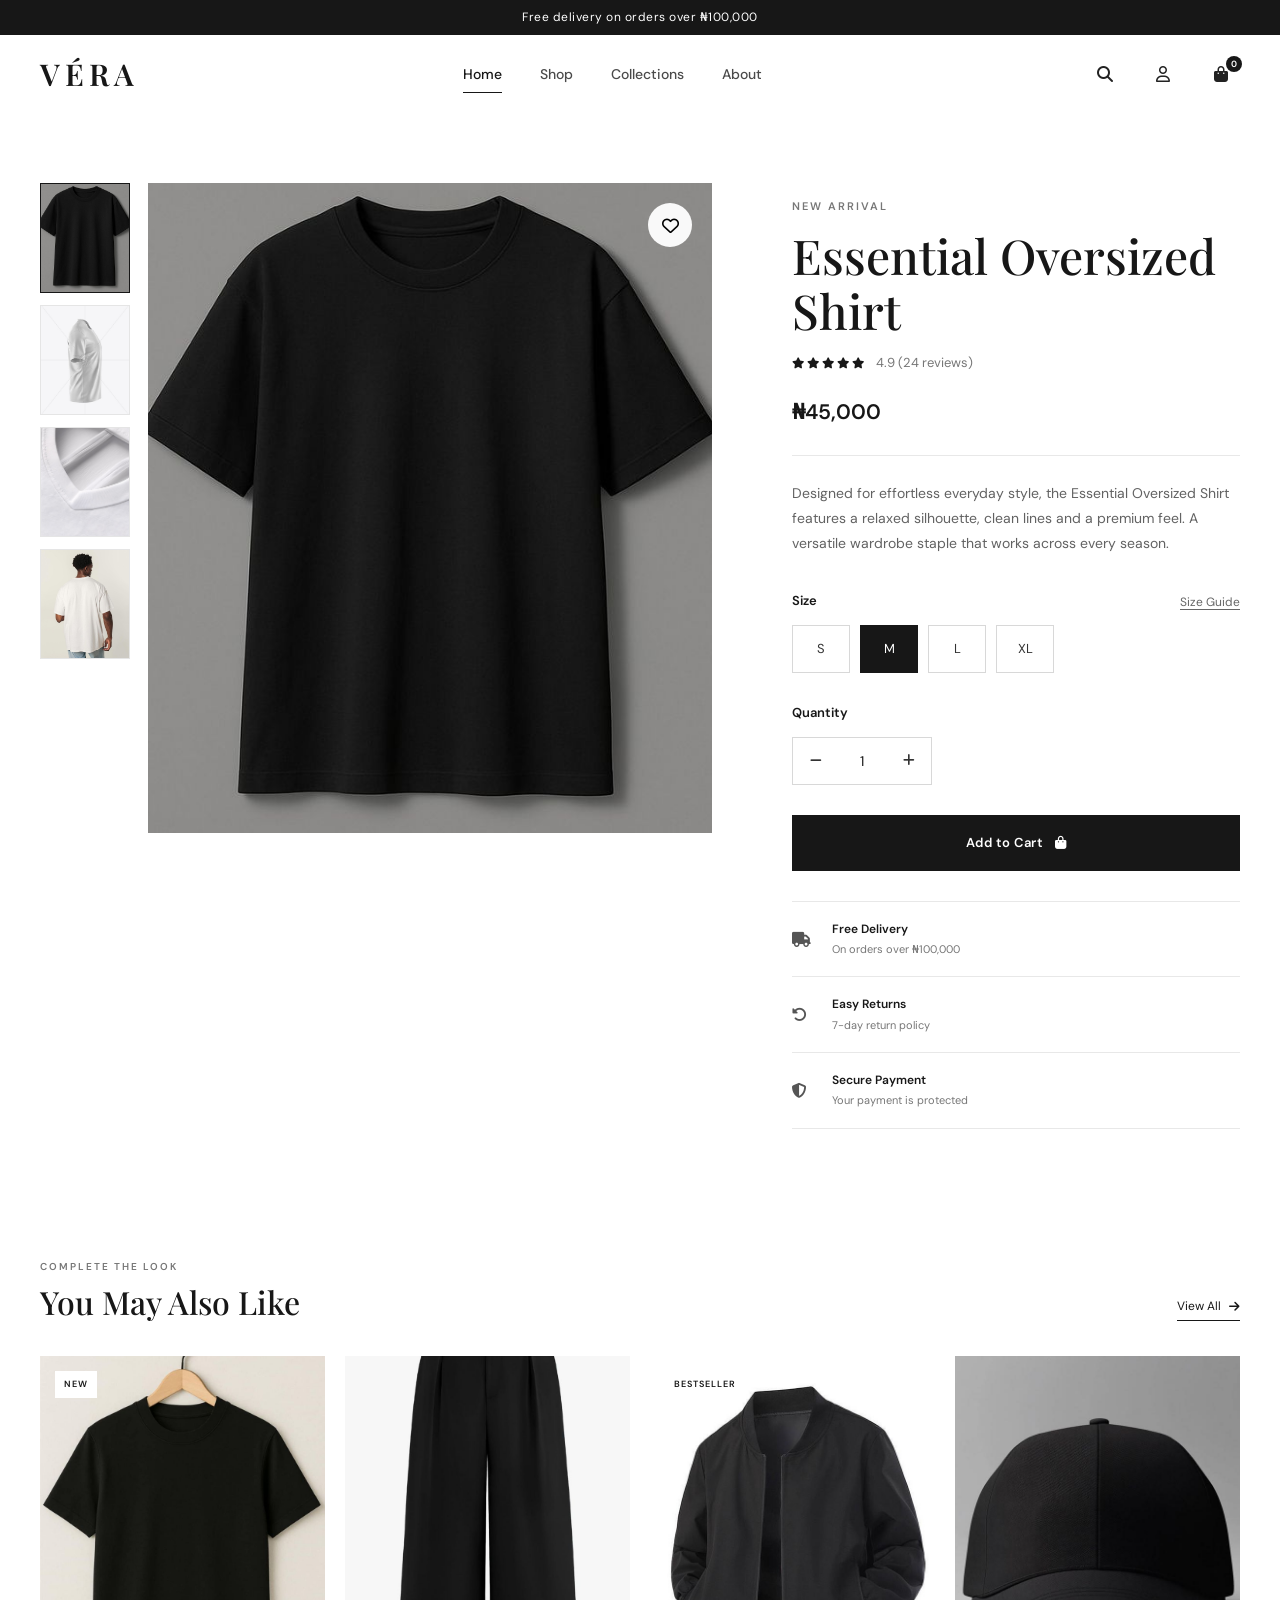
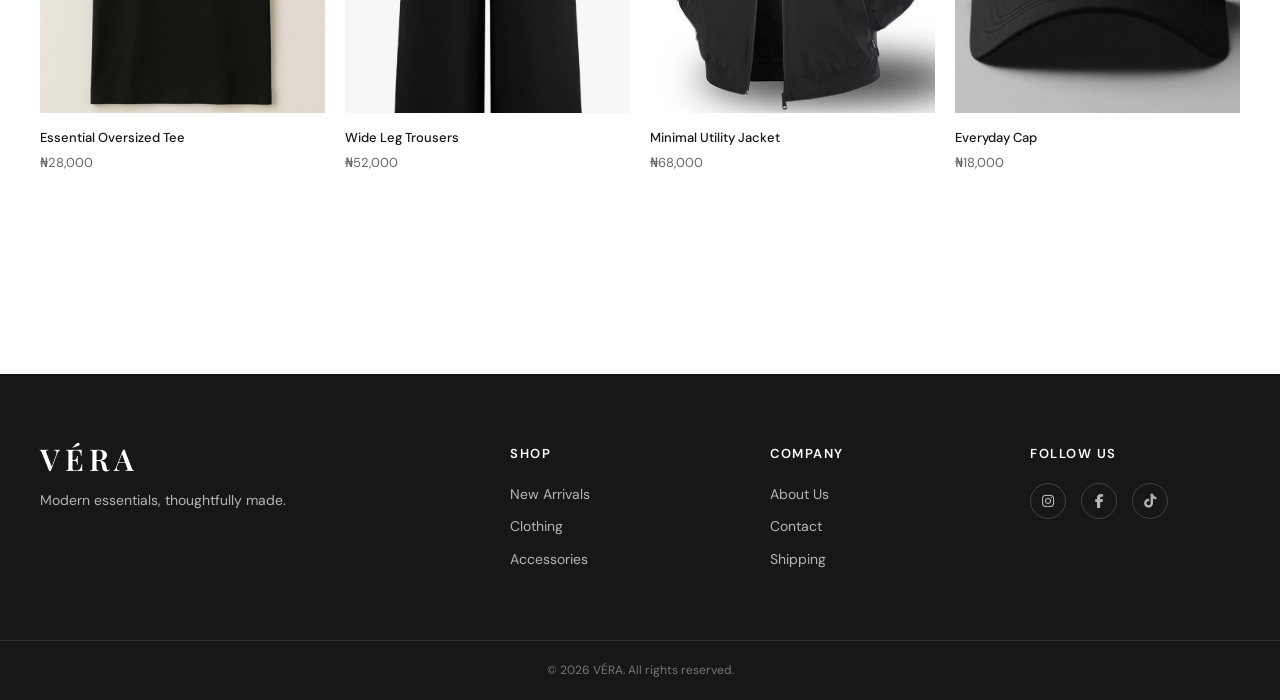
<file: projects/ecommerce/index.html>
<!DOCTYPE html>
<html lang="en">

<head>
    <meta charset="UTF-8">
    <meta name="viewport" content="width=device-width, initial-scale=1.0">

    <title>VÉRA | Modern Fashion</title>

    <!-- Google Fonts -->
    <link rel="preconnect" href="https://fonts.googleapis.com">
    <link rel="preconnect" href="https://fonts.gstatic.com" crossorigin>
    <link
        href="https://fonts.googleapis.com/css2?family=DM+Sans:wght@400;500;600;700&family=Playfair+Display:wght@500;600&display=swap"
        rel="stylesheet">

    <!-- Font Awesome -->
    <link rel="stylesheet" href="https://cdnjs.cloudflare.com/ajax/libs/font-awesome/6.7.2/css/all.min.css">

    <!-- Main CSS -->
    <link rel="stylesheet" href="css/style.css">
</head>

<body>

    <!-- ==================== HEADER ==================== -->
    <header class="site-header">

        <div class="announcement-bar">
            <p>Free delivery on orders over ₦100,000</p>
        </div>

        <nav class="navbar">

            <!-- Mobile Menu Button -->
            <button class="menu-toggle" id="menuToggle" aria-label="Open menu">
                <i class="fa-solid fa-bars"></i>
            </button>

            <!-- Brand Logo -->
            <a href="index.html" class="logo">
                VÉRA
            </a>

            <!-- Navigation Links -->
            <div class="nav-links" id="navLinks">

                <a href="index.html" class="active">Home</a>
                <a href="#shop">Shop</a>
                <a href="#collections">Collections</a>
                <a href="#about">About</a>

            </div>

            <!-- Navigation Icons -->
            <div class="nav-actions">

                <div class="nav-icon-wrapper">

                    <button class="nav-icon" id="searchButton" aria-label="Search">
                        <i class="fa-solid fa-magnifying-glass"></i>
                    </button>

                    <span class="nav-tooltip">Search</span>

                </div>


                <div class="nav-icon-wrapper">

                    <button class="nav-icon" aria-label="Account">
                        <i class="fa-regular fa-user"></i>
                    </button>

                    <span class="nav-tooltip">Account</span>

                </div>


                <div class="nav-icon-wrapper">

                    <button class="nav-icon cart-icon" aria-label="Shopping bag">

                        <i class="fa-solid fa-bag-shopping"></i>

                        <span class="cart-count">0</span>

                    </button>

                    <span class="nav-tooltip">Shopping Bag</span>

                </div>

            </div>

        </nav>

    </header>


    <!-- ==================== MAIN CONTENT ==================== -->
    <main>

        <main>

            <!-- ==================== PRODUCT SECTION ==================== -->

            <section class="product-section">

                <div class="product-container">

                    <!-- PRODUCT GALLERY -->

                    <div class="product-gallery">

                        <!-- Thumbnail Images -->

                        <div class="product-thumbnails">

                            <button class="thumbnail active">
                                <img src="assets/images/shirt-main.jpg" alt="VÉRA Essential Oversized Shirt front view">
                            </button>

                            <button class="thumbnail">
                                <img src="assets/images/shirt-side.jpg" alt="VÉRA Essential Oversized Shirt side view">
                            </button>

                            <button class="thumbnail">
                                <img src="assets/images/shirt-detail.jpg"
                                    alt="VÉRA Essential Oversized Shirt fabric detail">
                            </button>

                            <button class="thumbnail">
                                <img src="assets/images/shirt-back.jpg" alt="VÉRA Essential Oversized Shirt back view">
                            </button>

                        </div>


                        <!-- Main Product Image -->

                        <div class="main-product-image">

                            <img id="mainProductImage" src="assets/images/shirt-main.jpg"
                                alt="VÉRA Essential Oversized Shirt">

                            <button class="wishlist-button" aria-label="Add to wishlist">
                                <i class="fa-regular fa-heart"></i>
                            </button>

                        </div>

                    </div>


                    <!-- PRODUCT INFORMATION -->

                    <div class="product-info">

                        <p class="product-category">NEW ARRIVAL</p>

                        <h1>Essential Oversized Shirt</h1>

                        <div class="product-rating">

                            <div class="stars">
                                <i class="fa-solid fa-star"></i>
                                <i class="fa-solid fa-star"></i>
                                <i class="fa-solid fa-star"></i>
                                <i class="fa-solid fa-star"></i>
                                <i class="fa-solid fa-star"></i>
                            </div>

                            <span>4.9 (24 reviews)</span>

                        </div>

                        <p class="product-price">₦45,000</p>

                        <div class="product-divider"></div>

                        <p class="product-description">
                            Designed for effortless everyday style, the Essential Oversized Shirt
                            features a relaxed silhouette, clean lines and a premium feel.
                            A versatile wardrobe staple that works across every season.
                        </p>


                        <!-- SIZE -->

                        <div class="product-option">

                            <div class="option-header">

                                <h3>Size</h3>

                                <button class="size-guide" id="sizeGuideButton">
                                    Size Guide
                                </button>

                            </div>

                            <div class="size-options">

                                <button class="size-option">S</button>
                                <button class="size-option active">M</button>
                                <button class="size-option">L</button>
                                <button class="size-option">XL</button>

                            </div>

                        </div>


                        <!-- QUANTITY -->

                        <div class="product-option">

                            <h3>Quantity</h3>

                            <div class="quantity-selector">

                                <button id="decreaseQuantity" aria-label="Decrease quantity">
                                    <i class="fa-solid fa-minus"></i>
                                </button>

                                <span id="quantity">1</span>

                                <button id="increaseQuantity" aria-label="Increase quantity">
                                    <i class="fa-solid fa-plus"></i>
                                </button>

                            </div>

                        </div>


                        <!-- ADD TO CART -->

                        <button class="add-to-cart" id="addToCart">

                            <span>Add to Cart</span>

                            <i class="fa-solid fa-bag-shopping"></i>

                        </button>


                        <!-- PRODUCT BENEFITS -->

                        <div class="product-benefits">

                            <div class="benefit">

                                <i class="fa-solid fa-truck"></i>

                                <div>
                                    <strong>Free Delivery</strong>
                                    <p>On orders over ₦100,000</p>
                                </div>

                            </div>


                            <div class="benefit">

                                <i class="fa-solid fa-rotate-left"></i>

                                <div>
                                    <strong>Easy Returns</strong>
                                    <p>7-day return policy</p>
                                </div>

                            </div>


                            <div class="benefit">

                                <i class="fa-solid fa-shield-halved"></i>

                                <div>
                                    <strong>Secure Payment</strong>
                                    <p>Your payment is protected</p>
                                </div>

                            </div>

                        </div>

                    </div>

                </div>

            </section>

            </section>


            <!-- ==================== RELATED PRODUCTS ==================== -->

            <section class="related-products" id="collections">

                <div class="section-heading">

                    <div>
                        <p class="section-label">COMPLETE THE LOOK</p>
                        <h2>You May Also Like</h2>
                    </div>

                    <a href="#shop" class="view-all">
                        View All
                        <i class="fa-solid fa-arrow-right"></i>
                    </a>

                </div>


                <div class="products-grid">


                    <!-- Product 1 -->

                    <article class="product-card">

                        <div class="product-card-image">

                            <img src="assets/images/related-tee.jpg" alt="VÉRA Essential Oversized Tee">

                            <span class="product-tag">NEW</span>

                            <button class="quick-wishlist" aria-label="Add to wishlist">
                                <i class="fa-regular fa-heart"></i>
                            </button>

                            <button class="quick-add">
                                Quick Add
                            </button>

                        </div>

                        <div class="product-card-info">

                            <h3>Essential Oversized Tee</h3>

                            <p>₦28,000</p>

                        </div>

                    </article>


                    <!-- Product 2 -->

                    <article class="product-card">

                        <div class="product-card-image">

                            <img src="assets/images/related-trousers.jpg" alt="VÉRA Wide Leg Trousers">

                            <button class="quick-wishlist" aria-label="Add to wishlist">
                                <i class="fa-regular fa-heart"></i>
                            </button>

                            <button class="quick-add">
                                Quick Add
                            </button>

                        </div>

                        <div class="product-card-info">

                            <h3>Wide Leg Trousers</h3>

                            <p>₦52,000</p>

                        </div>

                    </article>


                    <!-- Product 3 -->

                    <article class="product-card">

                        <div class="product-card-image">

                            <img src="assets/images/related-jacket.jpg" alt="VÉRA Minimal Utility Jacket">

                            <span class="product-tag">BESTSELLER</span>

                            <button class="quick-wishlist" aria-label="Add to wishlist">
                                <i class="fa-regular fa-heart"></i>
                            </button>

                            <button class="quick-add">
                                Quick Add
                            </button>

                        </div>

                        <div class="product-card-info">

                            <h3>Minimal Utility Jacket</h3>

                            <p>₦68,000</p>

                        </div>

                    </article>


                    <!-- Product 4 -->

                    <article class="product-card">

                        <div class="product-card-image">

                            <img src="assets/images/related-cap.jpg" alt="VÉRA Everyday Cap">

                            <button class="quick-wishlist" aria-label="Add to wishlist">
                                <i class="fa-regular fa-heart"></i>
                            </button>

                            <button class="quick-add">
                                Quick Add
                            </button>

                        </div>

                        <div class="product-card-info">

                            <h3>Everyday Cap</h3>

                            <p>₦18,000</p>

                        </div>

                    </article>


                </div>

            </section>


        </main>

    </main>

    </main>


    <!-- ==================== FOOTER ==================== -->
    <footer class="site-footer">

        <div class="footer-content">

            <div class="footer-brand">
                <a href="index.html" class="logo">VÉRA</a>
                <p>Modern essentials, thoughtfully made.</p>
            </div>

            <div class="footer-column">
                <h3>Shop</h3>
                <a href="#shop">New Arrivals</a>
                <a href="#shop">Clothing</a>
                <a href="#shop">Accessories</a>
            </div>

            <div class="footer-column">
                <h3>Company</h3>
                <a href="#about">About Us</a>
                <a href="#contact">Contact</a>
                <a href="#shipping">Shipping</a>
            </div>

            <div class="footer-column">
                <h3>Follow Us</h3>

                <div class="social-links">
                    <a href="#" aria-label="Instagram">
                        <i class="fa-brands fa-instagram"></i>
                    </a>

                    <a href="#" aria-label="Facebook">
                        <i class="fa-brands fa-facebook-f"></i>
                    </a>

                    <a href="#" aria-label="TikTok">
                        <i class="fa-brands fa-tiktok"></i>
                    </a>
                </div>

            </div>

        </div>

        <div class="footer-bottom">
            <p>&copy; 2026 VÉRA. All rights reserved.</p>
        </div>

    </footer>


    <!-- ==================== SEARCH OVERLAY ==================== -->

    <div class="search-overlay" id="searchOverlay">

        <div class="search-box">

            <div class="search-header">

                <h2>Search VÉRA</h2>

                <button id="closeSearch" aria-label="Close search">
                    <i class="fa-solid fa-xmark"></i>
                </button>

            </div>

            <div class="search-input-wrapper">

                <i class="fa-solid fa-magnifying-glass"></i>

                <input type="text" id="searchInput" placeholder="Search products...">

            </div>

        </div>

    </div>

    <!-- ==================== SIZE GUIDE MODAL ==================== -->

    <div class="size-modal" id="sizeModal">

        <div class="size-modal-content">

            <div class="size-modal-header">

                <div>
                    <p class="section-label">VÉRA FIT GUIDE</p>
                    <h2>Size Guide</h2>
                </div>

                <button id="closeSizeModal" aria-label="Close size guide">
                    <i class="fa-solid fa-xmark"></i>
                </button>

            </div>


            <p class="size-modal-description">
                Use the measurements below to find your best fit.
            </p>


            <div class="size-table-wrapper">

                <table class="size-table">

                    <thead>
                        <tr>
                            <th>Size</th>
                            <th>Chest</th>
                            <th>Length</th>
                            <th>Shoulder</th>
                        </tr>
                    </thead>

                    <tbody>

                        <tr>
                            <td>S</td>
                            <td>42"</td>
                            <td>27"</td>
                            <td>18"</td>
                        </tr>

                        <tr>
                            <td>M</td>
                            <td>44"</td>
                            <td>28"</td>
                            <td>19"</td>
                        </tr>

                        <tr>
                            <td>L</td>
                            <td>46"</td>
                            <td>29"</td>
                            <td>20"</td>
                        </tr>

                        <tr>
                            <td>XL</td>
                            <td>48"</td>
                            <td>30"</td>
                            <td>21"</td>
                        </tr>

                    </tbody>

                </table>

            </div>

        </div>

    </div>

    <!-- ==================== SCROLL TO TOP ==================== -->

    <button class="scroll-top" id="scrollTop" aria-label="Scroll to top">

        <i class="fa-solid fa-arrow-up"></i>

    </button>

    <!-- JavaScript -->
    <script src="js/main.js"></script>

</body>

</html>
</file>
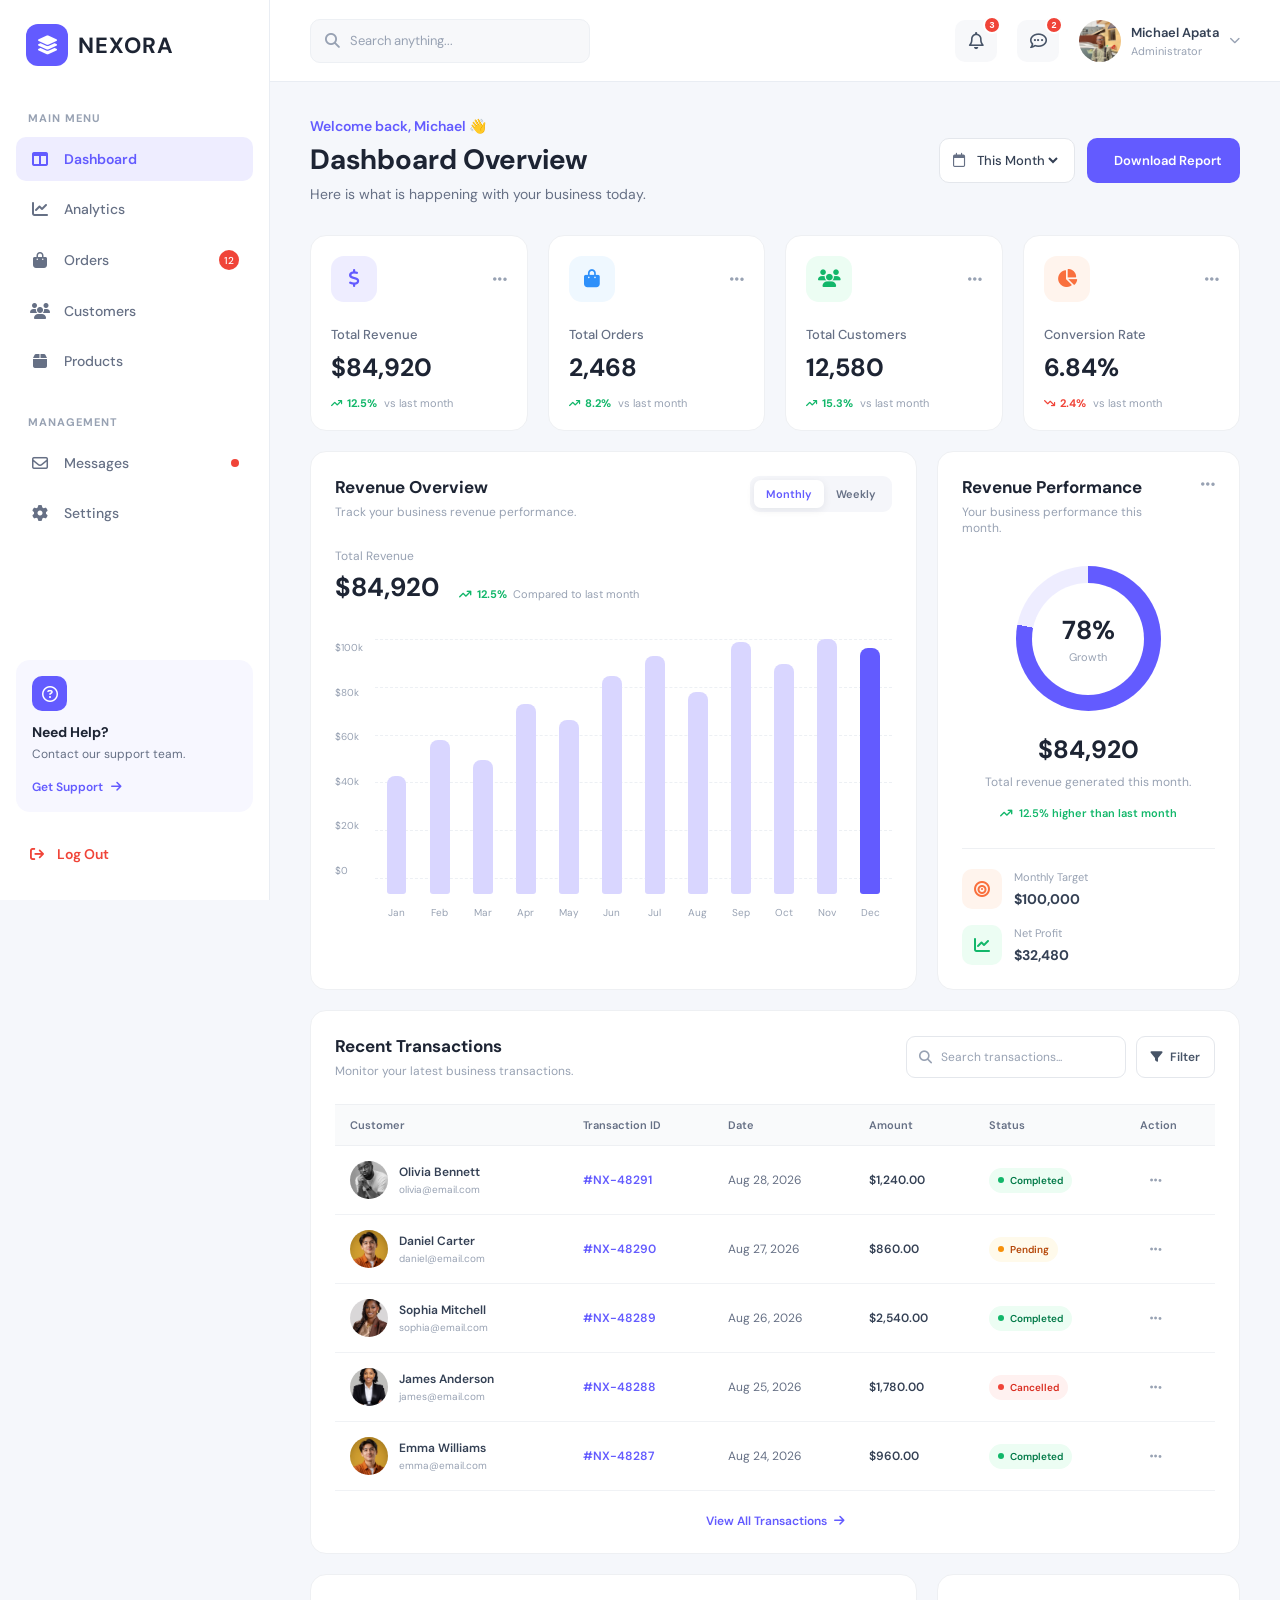
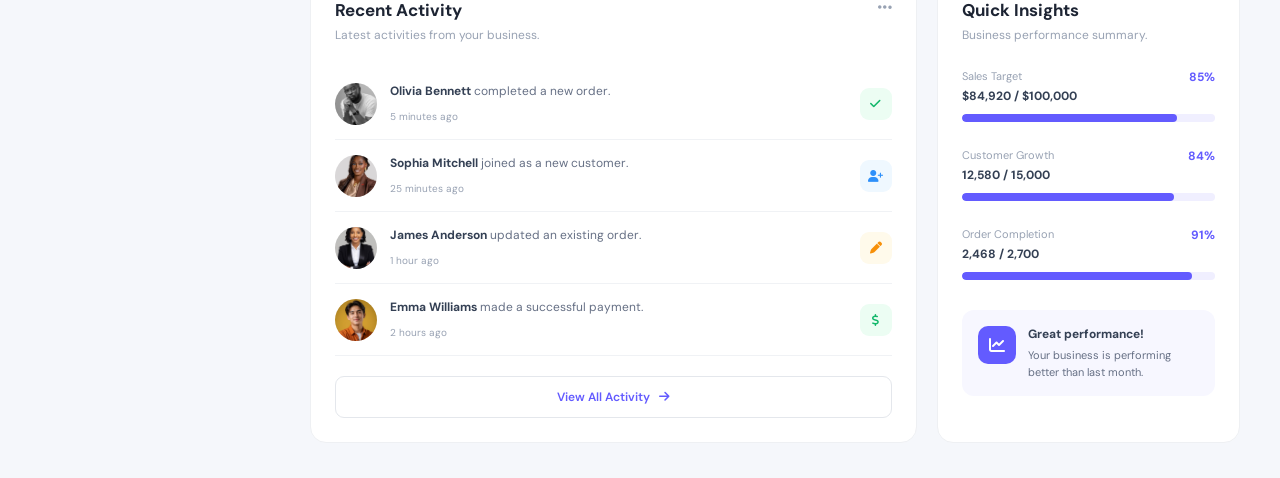
<file: projects/nexora/index.html>
<!DOCTYPE html>
<html lang="en">

<head>
    <meta charset="UTF-8">

    <meta name="viewport" content="width=device-width, initial-scale=1.0">

    <title>NEXORA | Admin Dashboard</title>

    <!-- Main CSS -->
    <link rel="stylesheet" href="css/style.css">

    <!-- Responsive CSS -->
    <link rel="stylesheet" href="css/responsive.css">

    <!-- Font Awesome -->
    <link rel="stylesheet" href="https://cdnjs.cloudflare.com/ajax/libs/font-awesome/6.7.2/css/all.min.css">
</head>

<body>

    <!-- Dashboard Container -->
    <div class="dashboard-container" id="sidebarOverlay">

        <!-- Sidebar -->
        <aside class="sidebar" id="sidebar">

            <!-- Logo -->
            <div class="sidebar-logo">

                <a href="#" class="logo">
                    <div class="logo-icon">
                        <i class="fa-solid fa-layer-group"></i>
                    </div>

                    <span>NEXORA</span>
                </a>

                <!-- Close Sidebar Button -->
                <button class="sidebar-close" id="sidebarClose">
                    <i class="fa-solid fa-xmark"></i>
                </button>

            </div>


            <!-- Sidebar Navigation -->
            <nav class="sidebar-nav">

                <p class="nav-title">MAIN MENU</p>

                <ul>

                    <li>
                        <a href="#" class="nav-link active">
                            <i class="fa-solid fa-table-columns"></i>
                            <span>Dashboard</span>
                        </a>
                    </li>

                    <li>
                        <a href="#" class="nav-link">
                            <i class="fa-solid fa-chart-line"></i>
                            <span>Analytics</span>
                        </a>
                    </li>

                    <li>
                        <a href="#" class="nav-link">
                            <i class="fa-solid fa-bag-shopping"></i>
                            <span>Orders</span>
                            <span class="nav-badge">12</span>
                        </a>
                    </li>

                    <li>
                        <a href="#" class="nav-link">
                            <i class="fa-solid fa-users"></i>
                            <span>Customers</span>
                        </a>
                    </li>

                    <li>
                        <a href="#" class="nav-link">
                            <i class="fa-solid fa-box"></i>
                            <span>Products</span>
                        </a>
                    </li>

                </ul>


                <p class="nav-title">MANAGEMENT</p>

                <ul>

                    <li>
                        <a href="#" class="nav-link">
                            <i class="fa-regular fa-envelope"></i>
                            <span>Messages</span>
                            <span class="message-dot"></span>
                        </a>
                    </li>

                    <li>
                        <a href="#" class="nav-link">
                            <i class="fa-solid fa-gear"></i>
                            <span>Settings</span>
                        </a>
                    </li>

                </ul>

            </nav>


            <!-- Sidebar Bottom -->
            <div class="sidebar-bottom">

                <div class="help-card">

                    <div class="help-icon">
                        <i class="fa-regular fa-circle-question"></i>
                    </div>

                    <div>
                        <h4>Need Help?</h4>
                        <p>Contact our support team.</p>
                    </div>

                    <a href="#" class="help-link">
                        Get Support
                        <i class="fa-solid fa-arrow-right"></i>
                    </a>

                </div>


                <a href="#" class="logout-btn" id="logoutBtn">

                    <i class="fa-solid fa-arrow-right-from-bracket"></i>

                    <span>Log Out</span>

                </a>

            </div>

        </aside>


        <!-- Main Dashboard Content -->
        <main class="main-content" id="mainContent">


            <!-- Top Navigation -->
            <header class="top-navbar">

                <!-- Left Side -->
                <div class="top-nav-left">

                    <!-- Mobile Menu Button -->
                    <button class="menu-toggle" id="menuToggle">

                        <i class="fa-solid fa-bars"></i>

                    </button>


                    <!-- Search Bar -->
                    <div class="search-container">

                        <i class="fa-solid fa-magnifying-glass"></i>

                        <input type="text" id="dashboardSearch" placeholder="Search anything...">

                    </div>

                </div>


                <!-- Right Side -->
                <div class="top-nav-right">


                    <!-- Notification -->
                    <div class="nav-action">

                        <button class="icon-btn" id="notificationBtn" aria-label="Notifications">

                            <i class="fa-regular fa-bell"></i>

                            <span class="notification-badge">3</span>

                        </button>


                        <!-- Notification Dropdown -->
                        <div class="notification-dropdown" id="notificationDropdown">

                            <div class="dropdown-header">

                                <h3>Notifications</h3>

                                <span>3 New</span>

                            </div>


                            <div class="notification-list">

                                <div class="notification-item">

                                    <div class="notification-icon success">

                                        <i class="fa-solid fa-check"></i>

                                    </div>

                                    <div class="notification-text">

                                        <p>New order has been completed.</p>

                                        <span>5 minutes ago</span>

                                    </div>

                                </div>


                                <div class="notification-item">

                                    <div class="notification-icon info">

                                        <i class="fa-solid fa-user-plus"></i>

                                    </div>

                                    <div class="notification-text">

                                        <p>A new customer joined NEXORA.</p>

                                        <span>20 minutes ago</span>

                                    </div>

                                </div>


                                <div class="notification-item">

                                    <div class="notification-icon warning">

                                        <i class="fa-solid fa-triangle-exclamation"></i>

                                    </div>

                                    <div class="notification-text">

                                        <p>Monthly report is ready.</p>

                                        <span>1 hour ago</span>

                                    </div>

                                </div>

                            </div>


                            <a href="#" class="view-all-notifications">

                                View All Notifications

                            </a>

                        </div>

                    </div>


                    <!-- Messages -->
                    <button class="icon-btn" id="messageBtn" aria-label="Messages">

                        <i class="fa-regular fa-comment-dots"></i>

                        <span class="message-badge">2</span>

                    </button>


                    <!-- Profile -->
                    <div class="profile-area">

                        <button class="profile-btn" id="profileBtn">

                            <img src="assets/images/profile.jpg" alt="Admin Profile">

                            <div class="profile-info">

                                <span class="profile-name">
                                    Michael Apata
                                </span>

                                <span class="profile-role">
                                    Administrator
                                </span>

                            </div>

                            <i class="fa-solid fa-chevron-down"></i>

                        </button>


                        <!-- Profile Dropdown -->
                        <div class="profile-dropdown" id="profileDropdown">

                            <a href="#">

                                <i class="fa-regular fa-user"></i>

                                My Profile

                            </a>


                            <a href="#">

                                <i class="fa-solid fa-gear"></i>

                                Account Settings

                            </a>


                            <hr>


                            <a href="#" class="dropdown-logout" id="dropdownLogoutBtn">

                                <i class="fa-solid fa-arrow-right-from-bracket"></i>

                                Log Out

                            </a>

                        </div>

                    </div>

                </div>

            </header>


            <!-- Dashboard Page Content -->
            <section class="dashboard-page">

                <!-- Dashboard Header -->
                <div class="dashboard-header">

                    <div class="dashboard-title">

                        <div>
                            <p class="welcome-text">Welcome back, Michael 👋</p>

                            <h1>Dashboard Overview</h1>

                            <p class="dashboard-subtitle">
                                Here is what is happening with your business today.
                            </p>
                        </div>

                    </div>


                    <div class="dashboard-actions">

                        <!-- Date Filter -->
                        <div class="date-filter">

                            <i class="fa-regular fa-calendar"></i>

                            <select id="dateFilter">

                                <option value="today">Today</option>

                                <option value="week">This Week</option>

                                <option value="month" selected>This Month</option>

                                <option value="year">This Year</option>

                            </select>

                        </div>


                        <!-- Download Report Button -->
                        <button class="download-report-btn" id="downloadReportBtn">

                            <i class="fa-solid fa-arrow-down-to-bracket"></i>

                            Download Report

                        </button>

                    </div>

                </div>


                <!-- Statistics Cards -->
                <div class="stats-grid">


                    <!-- Total Revenue -->
                    <div class="stat-card">

                        <div class="stat-card-top">

                            <div class="stat-icon revenue-icon">

                                <i class="fa-solid fa-dollar-sign"></i>

                            </div>


                            <span class="stat-menu">

                                <i class="fa-solid fa-ellipsis"></i>

                            </span>

                        </div>


                        <div class="stat-card-content">

                            <p class="stat-label">Total Revenue</p>

                            <h2 id="totalRevenue">$84,920</h2>


                            <div class="stat-growth positive">

                                <i class="fa-solid fa-arrow-trend-up"></i>

                                <span>12.5%</span>

                                <p>vs last month</p>

                            </div>

                        </div>

                    </div>


                    <!-- Total Orders -->
                    <div class="stat-card">

                        <div class="stat-card-top">

                            <div class="stat-icon orders-icon">

                                <i class="fa-solid fa-bag-shopping"></i>

                            </div>


                            <span class="stat-menu">

                                <i class="fa-solid fa-ellipsis"></i>

                            </span>

                        </div>


                        <div class="stat-card-content">

                            <p class="stat-label">Total Orders</p>

                            <h2 id="totalOrders">2,468</h2>


                            <div class="stat-growth positive">

                                <i class="fa-solid fa-arrow-trend-up"></i>

                                <span>8.2%</span>

                                <p>vs last month</p>

                            </div>

                        </div>

                    </div>


                    <!-- Total Customers -->
                    <div class="stat-card">

                        <div class="stat-card-top">

                            <div class="stat-icon customers-icon">

                                <i class="fa-solid fa-users"></i>

                            </div>


                            <span class="stat-menu">

                                <i class="fa-solid fa-ellipsis"></i>

                            </span>

                        </div>


                        <div class="stat-card-content">

                            <p class="stat-label">Total Customers</p>

                            <h2 id="totalCustomers">12,580</h2>


                            <div class="stat-growth positive">

                                <i class="fa-solid fa-arrow-trend-up"></i>

                                <span>15.3%</span>

                                <p>vs last month</p>

                            </div>

                        </div>

                    </div>


                    <!-- Conversion Rate -->
                    <div class="stat-card">

                        <div class="stat-card-top">

                            <div class="stat-icon conversion-icon">

                                <i class="fa-solid fa-chart-pie"></i>

                            </div>


                            <span class="stat-menu">

                                <i class="fa-solid fa-ellipsis"></i>

                            </span>

                        </div>


                        <div class="stat-card-content">

                            <p class="stat-label">Conversion Rate</p>

                            <h2 id="conversionRate">6.84%</h2>


                            <div class="stat-growth negative">

                                <i class="fa-solid fa-arrow-trend-down"></i>

                                <span>2.4%</span>

                                <p>vs last month</p>

                            </div>

                        </div>

                    </div>


                </div>

                <!-- ================================
     REVENUE ANALYTICS
================================ -->

                <div class="analytics-grid">

                    <!-- Revenue Chart -->
                    <div class="revenue-card">

                        <div class="section-card-header">

                            <div>

                                <h2>Revenue Overview</h2>

                                <p>Track your business revenue performance.</p>

                            </div>


                            <!-- Chart Filter -->
                            <div class="chart-filter">

                                <button class="chart-filter-btn active" data-period="monthly">
                                    Monthly
                                </button>

                                <button class="chart-filter-btn" data-period="weekly">
                                    Weekly
                                </button>

                            </div>

                        </div>


                        <!-- Revenue Summary -->
                        <div class="revenue-summary">

                            <div>

                                <p>Total Revenue</p>

                                <h3 id="chartRevenue">$84,920</h3>

                            </div>


                            <div class="revenue-growth">

                                <i class="fa-solid fa-arrow-trend-up"></i>

                                <span>12.5%</span>

                                <p>Compared to last month</p>

                            </div>

                        </div>


                        <!-- Chart -->
                        <div class="chart-wrapper">

                            <!-- Y Axis -->
                            <div class="chart-y-axis">

                                <span>$100k</span>
                                <span>$80k</span>
                                <span>$60k</span>
                                <span>$40k</span>
                                <span>$20k</span>
                                <span>$0</span>

                            </div>


                            <!-- Chart Area -->
                            <div class="chart-area">

                                <!-- Chart Grid Lines -->
                                <div class="chart-grid-lines">

                                    <span></span>
                                    <span></span>
                                    <span></span>
                                    <span></span>
                                    <span></span>
                                    <span></span>

                                </div>


                                <!-- Bars -->
                                <div class="bar-group">

                                    <div class="bar" style="height: 42%;">
                                        <span class="bar-value">$42k</span>
                                    </div>

                                    <span class="bar-label">Jan</span>

                                </div>


                                <div class="bar-group">

                                    <div class="bar" style="height: 55%;">
                                        <span class="bar-value">$55k</span>
                                    </div>

                                    <span class="bar-label">Feb</span>

                                </div>


                                <div class="bar-group">

                                    <div class="bar" style="height: 48%;">
                                        <span class="bar-value">$48k</span>
                                    </div>

                                    <span class="bar-label">Mar</span>

                                </div>


                                <div class="bar-group">

                                    <div class="bar" style="height: 68%;">
                                        <span class="bar-value">$68k</span>
                                    </div>

                                    <span class="bar-label">Apr</span>

                                </div>


                                <div class="bar-group">

                                    <div class="bar" style="height: 62%;">
                                        <span class="bar-value">$62k</span>
                                    </div>

                                    <span class="bar-label">May</span>

                                </div>


                                <div class="bar-group">

                                    <div class="bar" style="height: 78%;">
                                        <span class="bar-value">$78k</span>
                                    </div>

                                    <span class="bar-label">Jun</span>

                                </div>


                                <div class="bar-group">

                                    <div class="bar" style="height: 85%;">
                                        <span class="bar-value">$85k</span>
                                    </div>

                                    <span class="bar-label">Jul</span>

                                </div>


                                <div class="bar-group">

                                    <div class="bar" style="height: 72%;">
                                        <span class="bar-value">$72k</span>
                                    </div>

                                    <span class="bar-label">Aug</span>

                                </div>


                                <div class="bar-group">

                                    <div class="bar" style="height: 90%;">
                                        <span class="bar-value">$90k</span>
                                    </div>

                                    <span class="bar-label">Sep</span>

                                </div>


                                <div class="bar-group">

                                    <div class="bar" style="height: 82%;">
                                        <span class="bar-value">$82k</span>
                                    </div>

                                    <span class="bar-label">Oct</span>

                                </div>


                                <div class="bar-group">

                                    <div class="bar" style="height: 94%;">
                                        <span class="bar-value">$94k</span>
                                    </div>

                                    <span class="bar-label">Nov</span>

                                </div>


                                <div class="bar-group">

                                    <div class="bar current-bar" style="height: 88%;">
                                        <span class="bar-value">$88k</span>
                                    </div>

                                    <span class="bar-label">Dec</span>

                                </div>

                            </div>

                        </div>

                    </div>


                    <!-- Revenue Performance -->
                    <div class="performance-card">

                        <div class="section-card-header">

                            <div>

                                <h2>Revenue Performance</h2>

                                <p>Your business performance this month.</p>

                            </div>


                            <button class="more-btn">

                                <i class="fa-solid fa-ellipsis"></i>

                            </button>

                        </div>


                        <!-- Performance Circle -->
                        <div class="performance-content">

                            <div class="progress-circle">

                                <div class="progress-circle-inner">

                                    <strong>78%</strong>

                                    <span>Growth</span>

                                </div>

                            </div>


                            <div class="performance-info">

                                <h3>$84,920</h3>

                                <p>Total revenue generated this month.</p>


                                <div class="performance-status">

                                    <i class="fa-solid fa-arrow-trend-up"></i>

                                    <span>12.5% higher than last month</span>

                                </div>

                            </div>

                        </div>


                        <!-- Performance Details -->
                        <div class="performance-details">

                            <div class="performance-detail">

                                <div class="detail-icon target">

                                    <i class="fa-solid fa-bullseye"></i>

                                </div>

                                <div>

                                    <p>Monthly Target</p>

                                    <strong>$100,000</strong>

                                </div>

                            </div>


                            <div class="performance-detail">

                                <div class="detail-icon profit">

                                    <i class="fa-solid fa-chart-line"></i>

                                </div>

                                <div>

                                    <p>Net Profit</p>

                                    <strong>$32,480</strong>

                                </div>

                            </div>

                        </div>

                    </div>

                </div>

                <!-- ================================
     RECENT TRANSACTIONS
================================ -->

                <div class="transactions-card">

                    <!-- Transactions Header -->
                    <div class="transactions-header">

                        <div>

                            <h2>Recent Transactions</h2>

                            <p>Monitor your latest business transactions.</p>

                        </div>


                        <div class="transaction-actions">

                            <!-- Transaction Search -->
                            <div class="transaction-search">

                                <i class="fa-solid fa-magnifying-glass"></i>

                                <input type="text" id="transactionSearch" placeholder="Search transactions...">

                            </div>


                            <!-- Filter Button -->
                            <button class="transaction-filter-btn" id="transactionFilterBtn">

                                <i class="fa-solid fa-filter"></i>

                                Filter

                            </button>

                        </div>

                    </div>


                    <!-- Table Container -->
                    <div class="table-container">

                        <table class="transactions-table">

                            <thead>

                                <tr>

                                    <th>Customer</th>

                                    <th>Transaction ID</th>

                                    <th>Date</th>

                                    <th>Amount</th>

                                    <th>Status</th>

                                    <th>Action</th>

                                </tr>

                            </thead>


                            <tbody id="transactionTableBody">


                                <!-- Transaction 1 -->
                                <tr class="transaction-row">

                                    <td>

                                        <div class="customer-info">

                                            <img src="assets/images/user-1.jpg" alt="Customer">

                                            <div>

                                                <strong>Olivia Bennett</strong>

                                                <span>olivia@email.com</span>

                                            </div>

                                        </div>

                                    </td>


                                    <td>

                                        <span class="transaction-id">
                                            #NX-48291
                                        </span>

                                    </td>


                                    <td>Aug 28, 2026</td>


                                    <td>

                                        <strong class="transaction-amount">
                                            $1,240.00
                                        </strong>

                                    </td>


                                    <td>

                                        <span class="status completed">

                                            <span class="status-dot"></span>

                                            Completed

                                        </span>

                                    </td>


                                    <td>

                                        <button class="table-action-btn" aria-label="View transaction">

                                            <i class="fa-solid fa-ellipsis"></i>

                                        </button>

                                    </td>

                                </tr>


                                <!-- Transaction 2 -->
                                <tr class="transaction-row">

                                    <td>

                                        <div class="customer-info">

                                            <img src="assets/images/user-2.jpg" alt="Customer">

                                            <div>

                                                <strong>Daniel Carter</strong>

                                                <span>daniel@email.com</span>

                                            </div>

                                        </div>

                                    </td>


                                    <td>

                                        <span class="transaction-id">
                                            #NX-48290
                                        </span>

                                    </td>


                                    <td>Aug 27, 2026</td>


                                    <td>

                                        <strong class="transaction-amount">
                                            $860.00
                                        </strong>

                                    </td>


                                    <td>

                                        <span class="status pending">

                                            <span class="status-dot"></span>

                                            Pending

                                        </span>

                                    </td>


                                    <td>

                                        <button class="table-action-btn" aria-label="View transaction">

                                            <i class="fa-solid fa-ellipsis"></i>

                                        </button>

                                    </td>

                                </tr>


                                <!-- Transaction 3 -->
                                <tr class="transaction-row">

                                    <td>

                                        <div class="customer-info">

                                            <img src="assets/images/user-3.jpg" alt="Customer">

                                            <div>

                                                <strong>Sophia Mitchell</strong>

                                                <span>sophia@email.com</span>

                                            </div>

                                        </div>

                                    </td>


                                    <td>

                                        <span class="transaction-id">
                                            #NX-48289
                                        </span>

                                    </td>


                                    <td>Aug 26, 2026</td>


                                    <td>

                                        <strong class="transaction-amount">
                                            $2,540.00
                                        </strong>

                                    </td>


                                    <td>

                                        <span class="status completed">

                                            <span class="status-dot"></span>

                                            Completed

                                        </span>

                                    </td>


                                    <td>

                                        <button class="table-action-btn" aria-label="View transaction">

                                            <i class="fa-solid fa-ellipsis"></i>

                                        </button>

                                    </td>

                                </tr>


                                <!-- Transaction 4 -->
                                <tr class="transaction-row">

                                    <td>

                                        <div class="customer-info">

                                            <img src="assets/images/user-4.jpg" alt="Customer">

                                            <div>

                                                <strong>James Anderson</strong>

                                                <span>james@email.com</span>

                                            </div>

                                        </div>

                                    </td>


                                    <td>

                                        <span class="transaction-id">
                                            #NX-48288
                                        </span>

                                    </td>


                                    <td>Aug 25, 2026</td>


                                    <td>

                                        <strong class="transaction-amount">
                                            $1,780.00
                                        </strong>

                                    </td>


                                    <td>

                                        <span class="status cancelled">

                                            <span class="status-dot"></span>

                                            Cancelled

                                        </span>

                                    </td>


                                    <td>

                                        <button class="table-action-btn" aria-label="View transaction">

                                            <i class="fa-solid fa-ellipsis"></i>

                                        </button>

                                    </td>

                                </tr>


                                <!-- Transaction 5 -->
                                <tr class="transaction-row">

                                    <td>

                                        <div class="customer-info">

                                            <img src="assets/images/user-2.jpg" alt="Customer">

                                            <div>

                                                <strong>Emma Williams</strong>

                                                <span>emma@email.com</span>

                                            </div>

                                        </div>

                                    </td>


                                    <td>

                                        <span class="transaction-id">
                                            #NX-48287
                                        </span>

                                    </td>


                                    <td>Aug 24, 2026</td>


                                    <td>

                                        <strong class="transaction-amount">
                                            $960.00
                                        </strong>

                                    </td>


                                    <td>

                                        <span class="status completed">

                                            <span class="status-dot"></span>

                                            Completed

                                        </span>

                                    </td>


                                    <td>

                                        <button class="table-action-btn" aria-label="View transaction">

                                            <i class="fa-solid fa-ellipsis"></i>

                                        </button>

                                    </td>

                                </tr>

                            </tbody>

                        </table>

                    </div>


                    <!-- No Search Results -->
                    <div class="no-transaction-results" id="noTransactionResults">

                        <i class="fa-solid fa-magnifying-glass"></i>

                        <h3>No transactions found</h3>

                        <p>Try searching for a different customer or transaction.</p>

                    </div>


                    <!-- View All -->
                    <div class="view-all-transactions">

                        <button id="viewAllTransactionsBtn">

                            View All Transactions

                            <i class="fa-solid fa-arrow-right"></i>

                        </button>

                    </div>

                </div>

                <!-- ================================
     ACTIVITY AND INSIGHTS
================================ -->

                <div class="bottom-dashboard-grid">

                    <!-- Recent Activity -->
                    <div class="activity-card">

                        <div class="section-card-header">

                            <div>

                                <h2>Recent Activity</h2>

                                <p>Latest activities from your business.</p>

                            </div>

                            <button class="more-btn">
                                <i class="fa-solid fa-ellipsis"></i>
                            </button>

                        </div>


                        <div class="activity-list">


                            <!-- Activity 1 -->
                            <div class="activity-item">

                                <img src="assets/images/user-1.jpg" alt="Olivia Bennett">

                                <div class="activity-content">

                                    <p>
                                        <strong>Olivia Bennett</strong>
                                        completed a new order.
                                    </p>

                                    <span>5 minutes ago</span>

                                </div>

                                <div class="activity-status success">
                                    <i class="fa-solid fa-check"></i>
                                </div>

                            </div>


                            <!-- Activity 2 -->
                            <div class="activity-item">

                                <img src="assets/images/user-3.jpg" alt="Sophia Mitchell">

                                <div class="activity-content">

                                    <p>
                                        <strong>Sophia Mitchell</strong>
                                        joined as a new customer.
                                    </p>

                                    <span>25 minutes ago</span>

                                </div>

                                <div class="activity-status info">
                                    <i class="fa-solid fa-user-plus"></i>
                                </div>

                            </div>


                            <!-- Activity 3 -->
                            <div class="activity-item">

                                <img src="assets/images/user-4.jpg" alt="James Anderson">

                                <div class="activity-content">

                                    <p>
                                        <strong>James Anderson</strong>
                                        updated an existing order.
                                    </p>

                                    <span>1 hour ago</span>

                                </div>

                                <div class="activity-status warning">
                                    <i class="fa-solid fa-pen"></i>
                                </div>

                            </div>


                            <!-- Activity 4 -->
                            <div class="activity-item">

                                <img src="assets/images/user-2.jpg" alt="Emma Williams">

                                <div class="activity-content">

                                    <p>
                                        <strong>Emma Williams</strong>
                                        made a successful payment.
                                    </p>

                                    <span>2 hours ago</span>

                                </div>

                                <div class="activity-status success">
                                    <i class="fa-solid fa-dollar-sign"></i>
                                </div>

                            </div>

                        </div>


                        <button class="view-activity-btn" id="viewActivityBtn">

                            View All Activity

                            <i class="fa-solid fa-arrow-right"></i>

                        </button>

                    </div>


                    <!-- Quick Insights -->
                    <div class="insights-card">

                        <div class="section-card-header">

                            <div>

                                <h2>Quick Insights</h2>

                                <p>Business performance summary.</p>

                            </div>

                        </div>


                        <!-- Insight 1 -->
                        <div class="insight-item">

                            <div class="insight-header">

                                <div>

                                    <span>Sales Target</span>

                                    <strong>$84,920 / $100,000</strong>

                                </div>

                                <span class="insight-percentage">85%</span>

                            </div>

                            <div class="progress-bar">

                                <span class="sales-progress"></span>

                            </div>

                        </div>


                        <!-- Insight 2 -->
                        <div class="insight-item">

                            <div class="insight-header">

                                <div>

                                    <span>Customer Growth</span>

                                    <strong>12,580 / 15,000</strong>

                                </div>

                                <span class="insight-percentage">84%</span>

                            </div>

                            <div class="progress-bar">

                                <span class="customer-progress"></span>

                            </div>

                        </div>


                        <!-- Insight 3 -->
                        <div class="insight-item">

                            <div class="insight-header">

                                <div>

                                    <span>Order Completion</span>

                                    <strong>2,468 / 2,700</strong>

                                </div>

                                <span class="insight-percentage">91%</span>

                            </div>

                            <div class="progress-bar">

                                <span class="order-progress"></span>

                            </div>

                        </div>


                        <!-- Insight Summary -->
                        <div class="insight-summary">

                            <div class="insight-summary-icon">

                                <i class="fa-solid fa-chart-line"></i>

                            </div>

                            <div>

                                <strong>Great performance!</strong>

                                <p>
                                    Your business is performing better than last month.
                                </p>

                            </div>

                        </div>

                    </div>

                </div>

            </section>

        </main>

    </div>


    <!-- JavaScript -->
    <script src="js/script.js"></script>

</body>

</html>
</file>
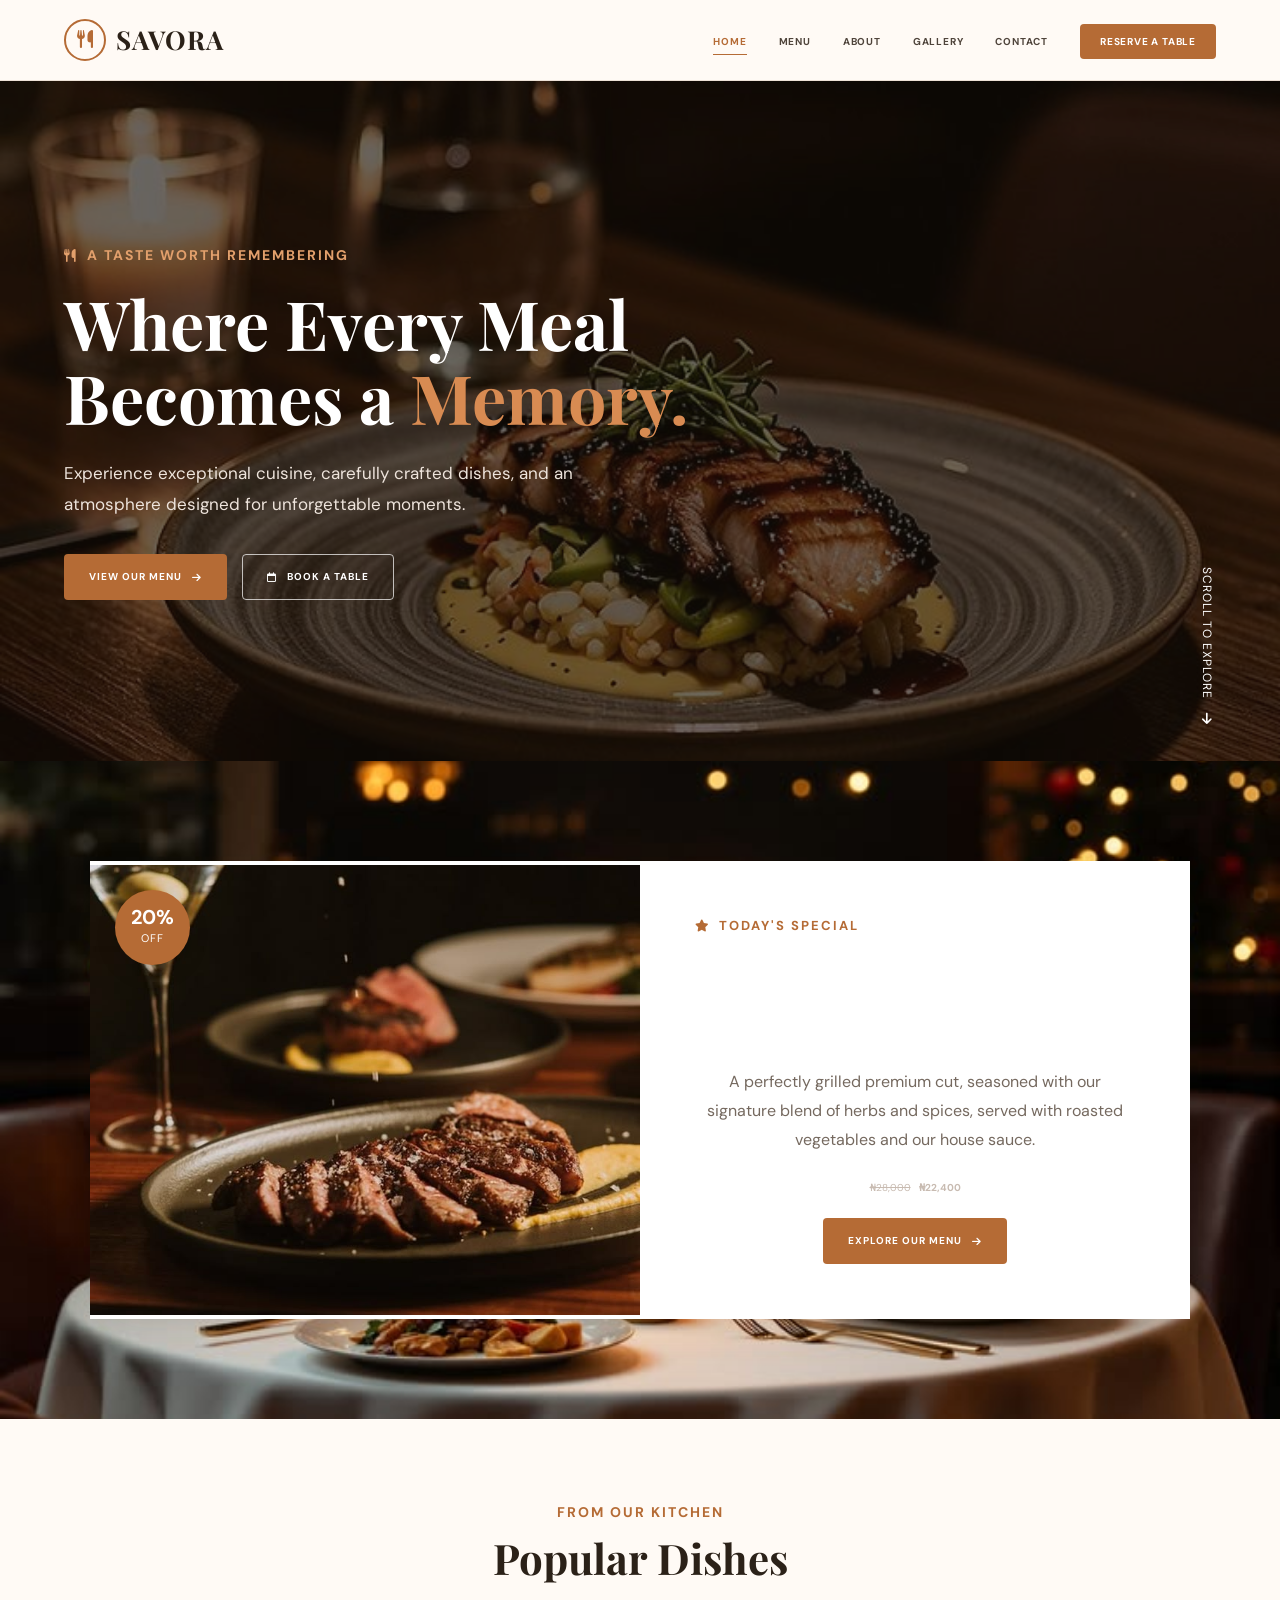
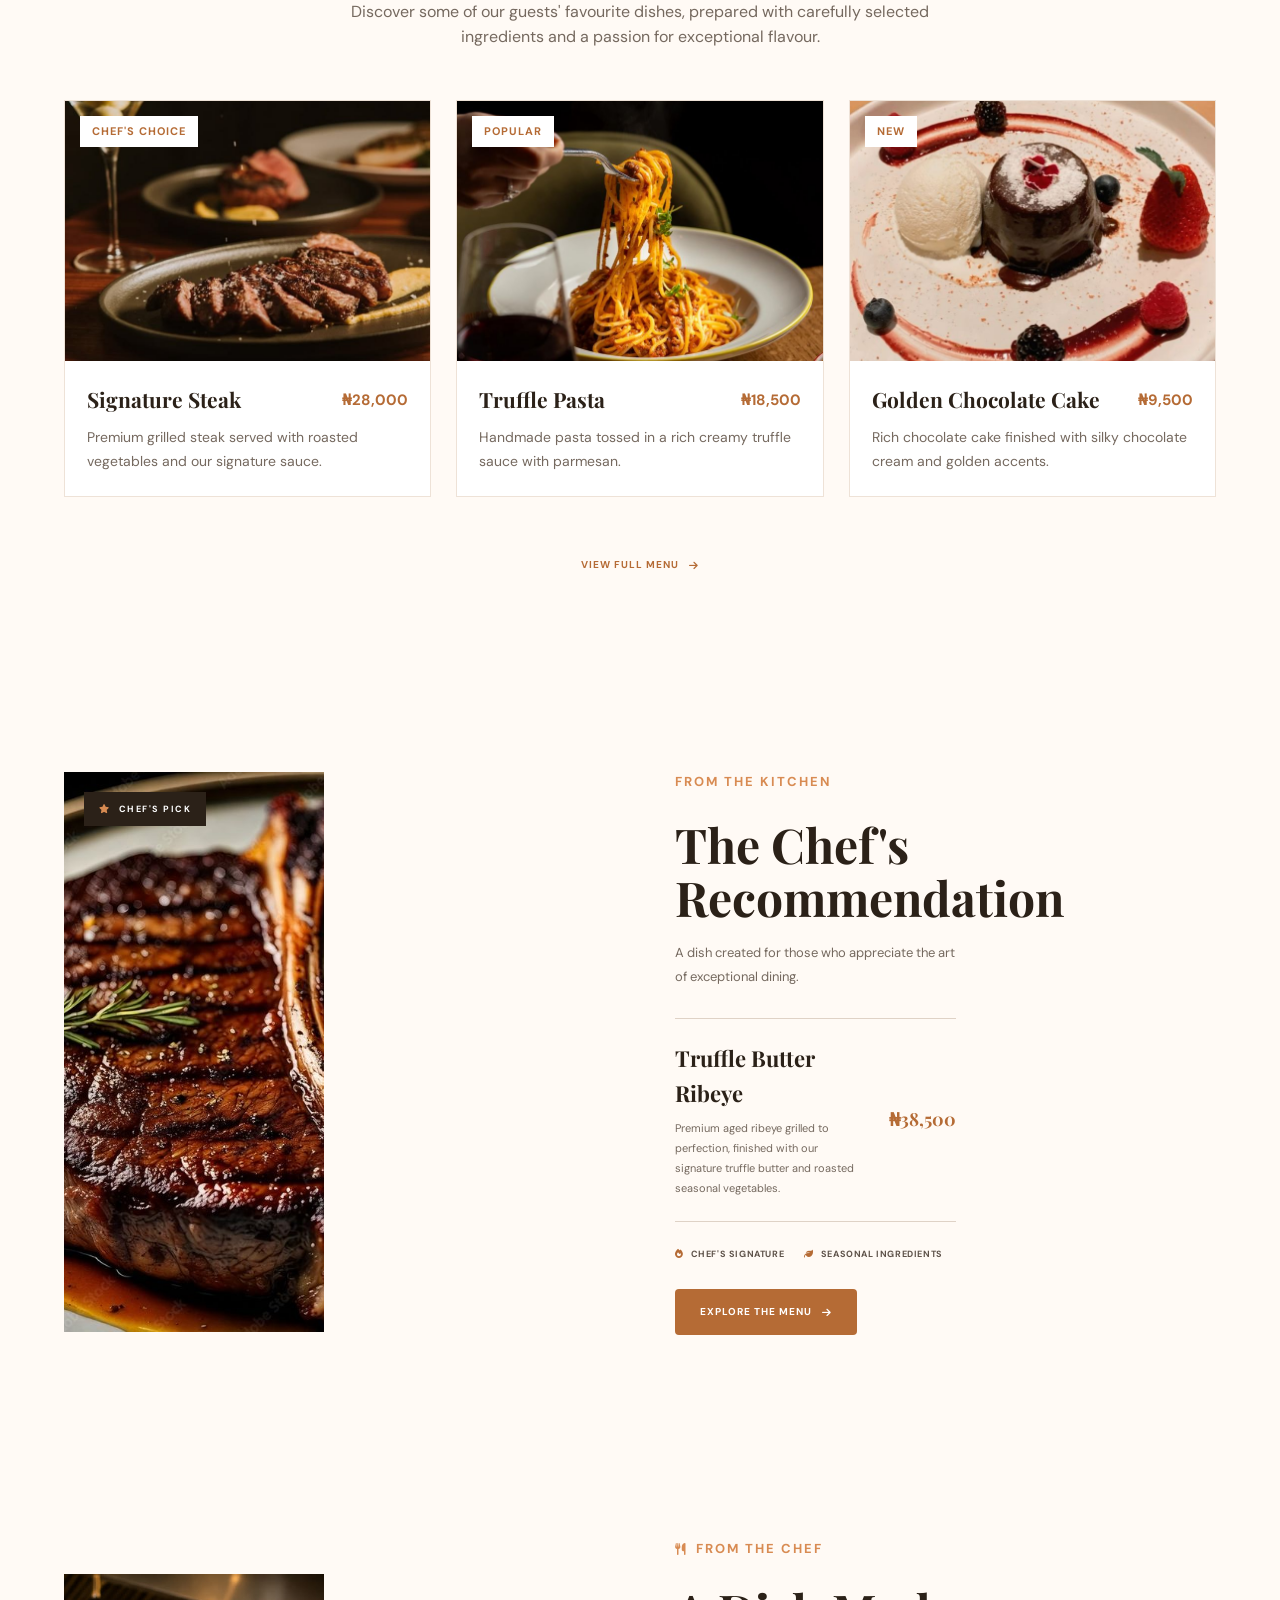
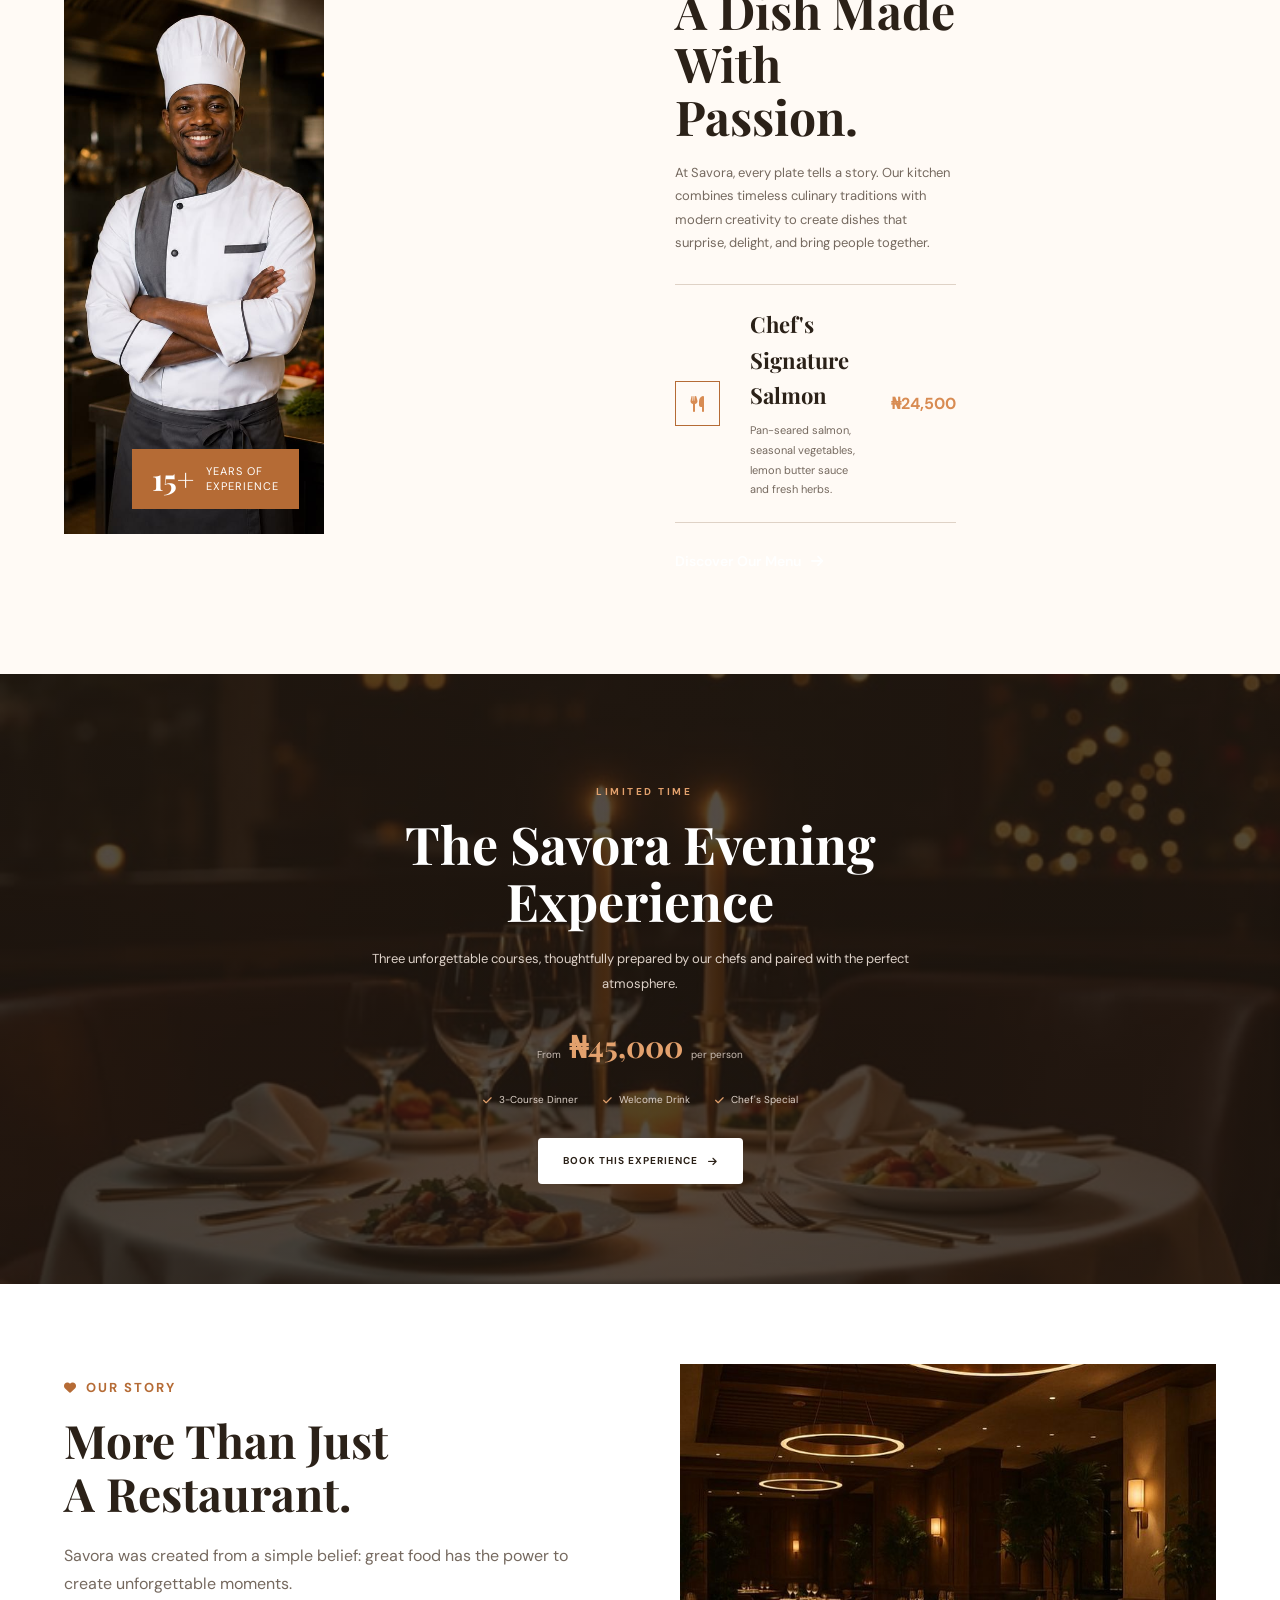
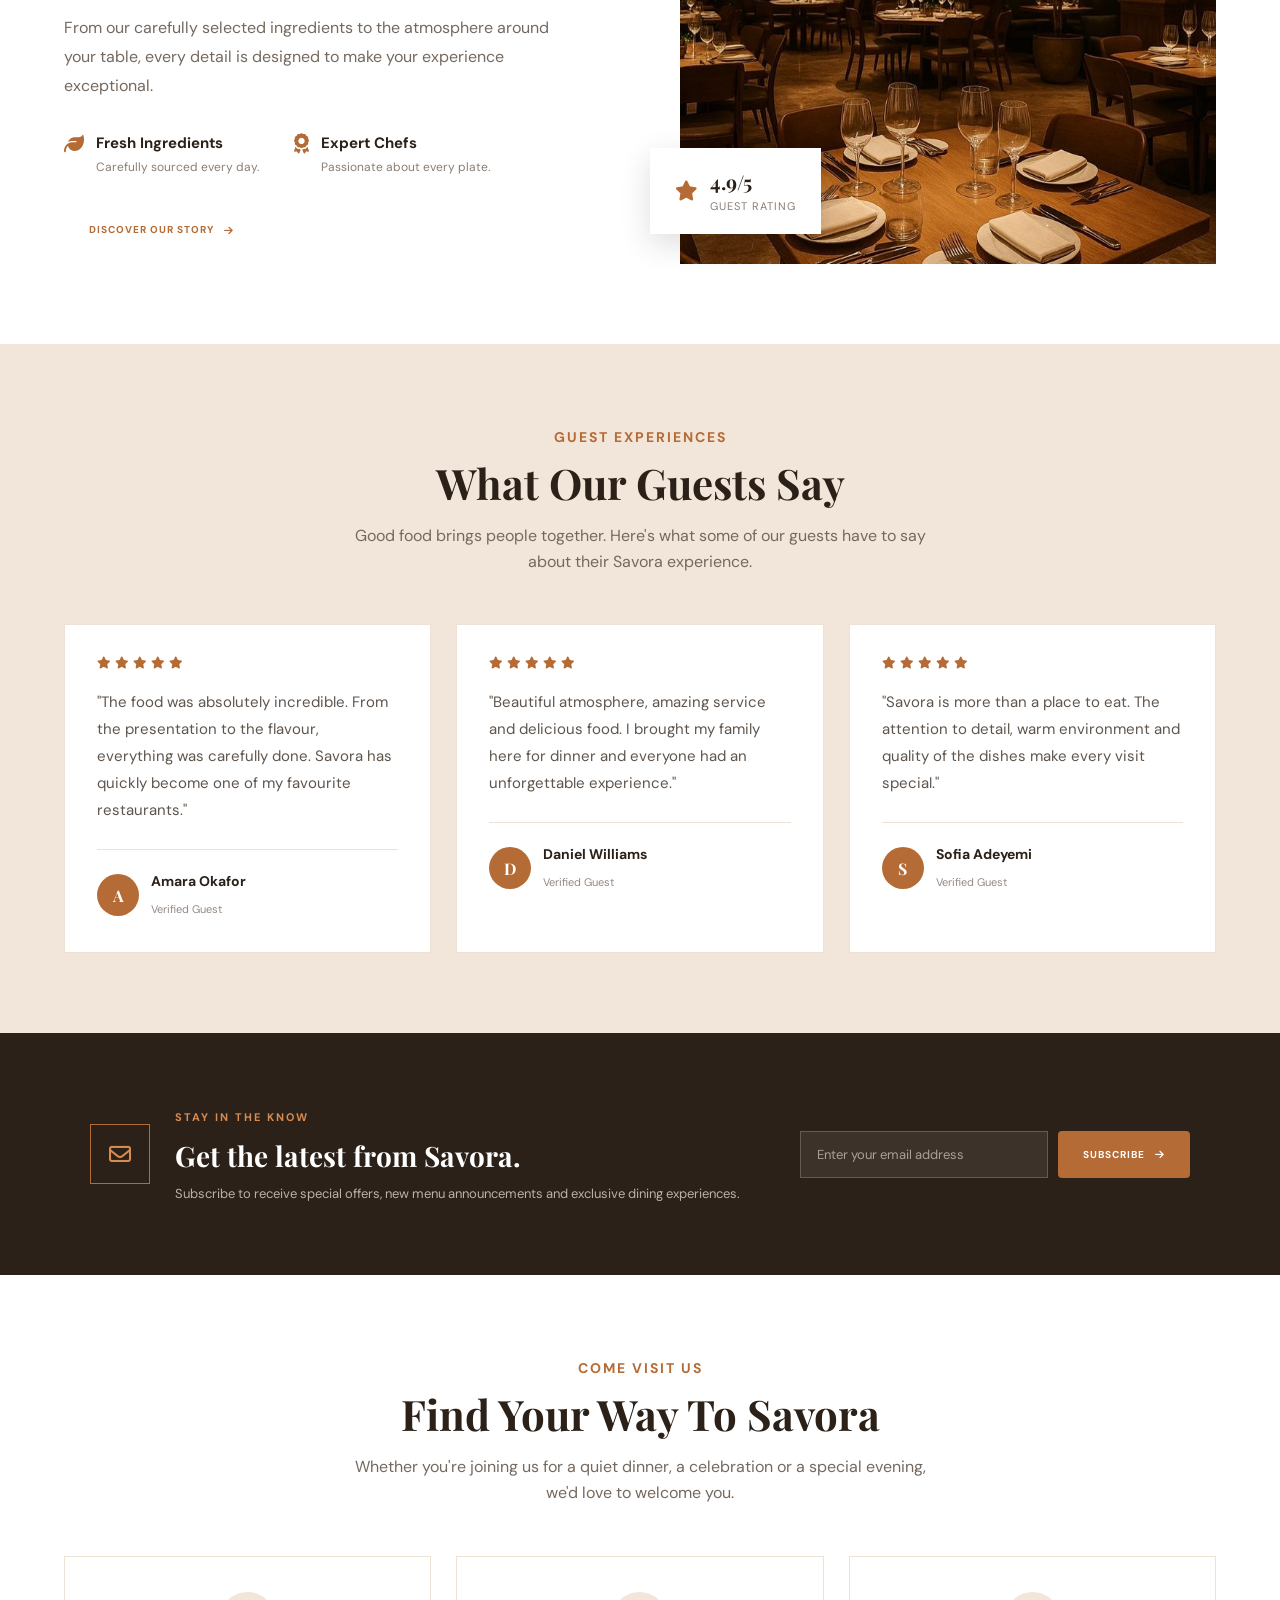
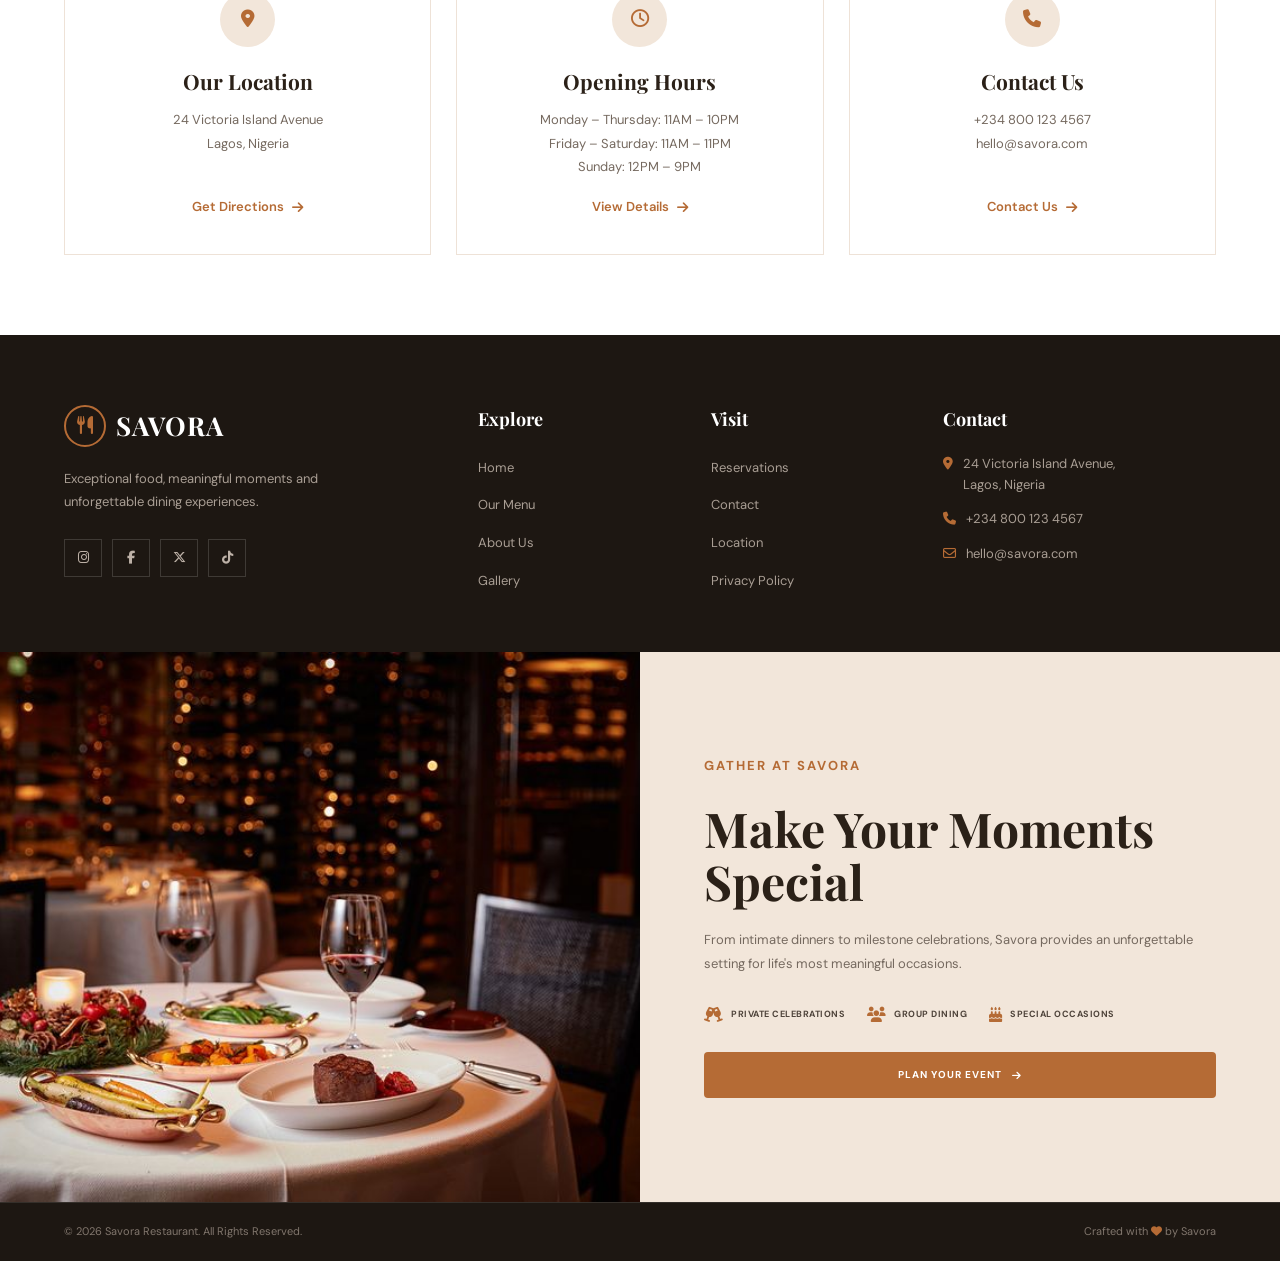
<file: projects/savora/index.html>
<!DOCTYPE html>
<html lang="en">

<head>

    <meta charset="UTF-8">

    <meta name="viewport" content="width=device-width, initial-scale=1.0">

    <title>Savora | Fine Dining Experience</title>

    <!-- Font Awesome -->
    <link rel="stylesheet" href="https://cdnjs.cloudflare.com/ajax/libs/font-awesome/6.7.2/css/all.min.css">

    <!-- Main CSS -->
    <link rel="stylesheet" href="css/main.css">

    <!-- Navigation CSS -->
    <link rel="stylesheet" href="css/navbar.css">

    <!-- Homepage CSS -->
    <link rel="stylesheet" href="css/home.css">

    <!-- Footer CSS -->
    <link rel="stylesheet" href="css/footer.css">

    <link rel="stylesheet" href="css/chef.css">

    <link rel="stylesheet" href="css/private-dining.css">

</head>


<body>


    <!-- ================================
         NAVIGATION
    ================================= -->

    <header class="navbar">

        <div class="navbar-container">

            <!-- Logo -->

            <a href="index.html" class="logo">

                <div class="logo-icon">
                    <i class="fa-solid fa-utensils"></i>
                </div>

                <span class="logo-text">
                    SAVORA
                </span>

            </a>


            <!-- Navigation Links -->

            <nav class="main-nav">

                <ul class="nav-links">

                    <li>
                        <a href="index.html" class="active">Home</a>
                    </li>

                    <li>
                        <a href="menu.html">Menu</a>
                    </li>

                    <li>
                        <a href="about.html">About</a>
                    </li>

                    <li>
                        <a href="gallery.html">Gallery</a>
                    </li>

                    <li>
                        <a href="contact.html">Contact</a>
                    </li>

                    <li>
                        <a href="reservations.html" class="nav-button">
                            Reserve a Table
                        </a>
                    </li>

                </ul>

            </nav>


            <!-- Menu Icon -->

            <div class="menu-icon">
                <i class="fa-solid fa-bars"></i>
            </div>

        </div>

    </header>


    <!-- ================================
         MAIN CONTENT
    ================================= -->

    <main>


        <!-- ================================
     HERO SECTION
================================= -->

        <section class="hero">

            <div class="hero-overlay"></div>

            <div class="hero-content fade-up">

                <span class="hero-subtitle">
                    <i class="fa-solid fa-utensils"></i>
                    A Taste Worth Remembering
                </span>

                <h1>
                    Where Every Meal<br>
                    Becomes a <span>Memory.</span>
                </h1>

                <p>
                    Experience exceptional cuisine, carefully crafted dishes,
                    and an atmosphere designed for unforgettable moments.
                </p>

                <div class="hero-buttons">

                    <a href="menu.html" class="btn btn-primary">
                        View Our Menu
                        <i class="fa-solid fa-arrow-right"></i>
                    </a>

                    <a href="reservations.html" class="btn hero-outline">
                        <i class="fa-regular fa-calendar"></i>
                        Book a Table
                    </a>

                </div>

            </div>

            <div class="hero-scroll">

                <span>Scroll to explore</span>

                <i class="fa-solid fa-arrow-down"></i>

            </div>

        </section>

        <!-- ================================
     SPECIAL OFFER
================================= -->

        <section class="special-offer">

            <div class="offer-container">

                <div class="offer-image">

                    <img src="assets/food/steak.jpg" alt="Chef's special grilled steak">

                    <div class="offer-badge">
                        <span>20%</span>
                        <small>OFF</small>
                    </div>

                </div>


                <div class="offer-content">

                    <span class="offer-label">
                        <i class="fa-solid fa-star"></i>
                        Today's Special
                    </span>

                    <h2>
                        The Savora<br>
                        Signature Steak
                    </h2>

                    <p>
                        A perfectly grilled premium cut, seasoned with our
                        signature blend of herbs and spices, served with
                        roasted vegetables and our house sauce.
                    </p>

                    <div class="offer-price">

                        <span class="old-price">
                            ₦28,000
                        </span>

                        <span class="new-price">
                            ₦22,400
                        </span>

                    </div>

                    <a href="menu.html" class="btn btn-primary">
                        Explore Our Menu
                        <i class="fa-solid fa-arrow-right"></i>
                    </a>

                </div>

            </div>

        </section>


        <!-- ================================
     POPULAR DISHES
================================= -->

        <section class="section popular-dishes">

            <div class="container">

                <div class="section-heading">

                    <span>From Our Kitchen</span>

                    <h2>
                        Popular Dishes
                    </h2>

                    <p>
                        Discover some of our guests' favourite dishes,
                        prepared with carefully selected ingredients
                        and a passion for exceptional flavour.
                    </p>

                </div>


                <div class="food-grid">


                    <!-- Food Card 1 -->

                    <article class="food-card">

                        <div class="food-image">

                            <img src="assets/food/steak.jpg" alt="Savora signature steak">

                            <span class="food-tag">
                                Chef's Choice
                            </span>

                        </div>

                        <div class="food-info">

                            <div class="food-title">

                                <h3>
                                    Signature Steak
                                </h3>

                                <span>
                                    ₦28,000
                                </span>

                            </div>

                            <p>
                                Premium grilled steak served with roasted
                                vegetables and our signature sauce.
                            </p>

                        </div>

                    </article>


                    <!-- Food Card 2 -->

                    <article class="food-card">

                        <div class="food-image">

                            <img src="assets/food/pasta.jpg" alt="Creamy truffle pasta">

                            <span class="food-tag">
                                Popular
                            </span>

                        </div>

                        <div class="food-info">

                            <div class="food-title">

                                <h3>
                                    Truffle Pasta
                                </h3>

                                <span>
                                    ₦18,500
                                </span>

                            </div>

                            <p>
                                Handmade pasta tossed in a rich creamy
                                truffle sauce with parmesan.
                            </p>

                        </div>

                    </article>


                    <!-- Food Card 3 -->

                    <article class="food-card">

                        <div class="food-image">

                            <img src="assets/food/dessert.jpg" alt="Savora signature dessert">

                            <span class="food-tag">
                                New
                            </span>

                        </div>

                        <div class="food-info">

                            <div class="food-title">

                                <h3>
                                    Golden Chocolate Cake
                                </h3>

                                <span>
                                    ₦9,500
                                </span>

                            </div>

                            <p>
                                Rich chocolate cake finished with silky
                                chocolate cream and golden accents.
                            </p>

                        </div>

                    </article>


                </div>


                <div class="menu-link">

                    <a href="menu.html" class="btn btn-outline">
                        View Full Menu
                        <i class="fa-solid fa-arrow-right"></i>
                    </a>

                </div>

            </div>

        </section>

        <!-- =================================
     CHEF'S RECOMMENDATION
================================== -->

        <section class="section chef-recommendation">

            <div class="container chef-container">


                <!-- IMAGE -->

                <div class="chef-image">

                    <img src="assets/chef-recommendation.jpg" alt="Chef's recommended signature dish">

                    <div class="chef-image-label">

                        <i class="fa-solid fa-star"></i>

                        <span>
                            Chef's Pick
                        </span>

                    </div>

                </div>



                <!-- CONTENT -->

                <div class="chef-content">

                    <span class="section-label">
                        From The Kitchen
                    </span>


                    <h2>
                        The Chef's
                        Recommendation
                    </h2>


                    <p class="chef-intro">
                        A dish created for those who appreciate
                        the art of exceptional dining.
                    </p>


                    <div class="chef-dish">

                        <div>

                            <h3>
                                Truffle Butter Ribeye
                            </h3>

                            <p>
                                Premium aged ribeye grilled to
                                perfection, finished with our
                                signature truffle butter and
                                roasted seasonal vegetables.
                            </p>

                        </div>


                        <strong>
                            ₦38,500
                        </strong>

                    </div>


                    <div class="chef-details">

                        <span>
                            <i class="fa-solid fa-fire"></i>
                            Chef's Signature
                        </span>

                        <span>
                            <i class="fa-solid fa-leaf"></i>
                            Seasonal Ingredients
                        </span>

                    </div>


                    <a href="menu.html" class="btn btn-primary">

                        Explore The Menu

                        <i class="fa-solid fa-arrow-right"></i>

                    </a>

                </div>

            </div>

        </section>

        <!-- ================================
     CHEF'S RECOMMENDATION
================================= -->

        <section class="chef-recommendation">

            <div class="container chef-container">

                <div class="chef-image">

                    <img src="assets/chefs/chef.jpg" alt="Savora head chef preparing a dish">

                    <div class="chef-experience">

                        <strong>15+</strong>

                        <span>
                            Years of<br>
                            Experience
                        </span>

                    </div>

                </div>


                <div class="chef-content">

                    <span class="section-label">
                        <i class="fa-solid fa-utensils"></i>
                        From The Chef
                    </span>

                    <h2>
                        A Dish Made<br>
                        With Passion.
                    </h2>

                    <p class="chef-intro">
                        At Savora, every plate tells a story. Our kitchen
                        combines timeless culinary traditions with modern
                        creativity to create dishes that surprise,
                        delight, and bring people together.
                    </p>

                    <div class="chef-dish">

                        <div class="chef-dish-icon">
                            <i class="fa-solid fa-utensils"></i>
                        </div>

                        <div>
                            <h3>
                                Chef's Signature Salmon
                            </h3>

                            <p>
                                Pan-seared salmon, seasonal vegetables,
                                lemon butter sauce and fresh herbs.
                            </p>
                        </div>

                        <span class="chef-price">
                            ₦24,500
                        </span>

                    </div>

                    <a href="menu.html" class="text-link">
                        Discover Our Menu
                        <i class="fa-solid fa-arrow-right"></i>
                    </a>

                </div>

            </div>

        </section>

        <!-- =================================
     SPECIAL OFFER
================================== -->

        <section class="special-offer">

            <div class="special-offer-overlay"></div>


            <div class="container">

                <div class="special-offer-content">

                    <span class="offer-tag">

                        <i class="fa-solid fa-sparkles"></i>

                        Limited Time

                    </span>


                    <h2>
                        The Savora
                        Evening Experience
                    </h2>


                    <p>
                        Three unforgettable courses,
                        thoughtfully prepared by our chefs
                        and paired with the perfect atmosphere.
                    </p>


                    <div class="offer-price">

                        <span>
                            From
                        </span>

                        <strong>
                            ₦45,000
                        </strong>

                        <span>
                            per person
                        </span>

                    </div>


                    <div class="offer-details">

                        <span>
                            <i class="fa-solid fa-check"></i>
                            3-Course Dinner
                        </span>

                        <span>
                            <i class="fa-solid fa-check"></i>
                            Welcome Drink
                        </span>

                        <span>
                            <i class="fa-solid fa-check"></i>
                            Chef's Special
                        </span>

                    </div>


                    <a href="reservations.html" class="btn btn-light">

                        Book This Experience

                        <i class="fa-solid fa-arrow-right"></i>

                    </a>

                </div>

            </div>

        </section>


        <!-- ================================
     ABOUT SAVORA
================================= -->

        <section class="section about-preview">

            <div class="container about-container">

                <div class="about-content">

                    <span class="section-label">
                        <i class="fa-solid fa-heart"></i>
                        Our Story
                    </span>

                    <h2>
                        More Than Just<br>
                        A Restaurant.
                    </h2>

                    <p>
                        Savora was created from a simple belief: great food
                        has the power to create unforgettable moments.
                    </p>

                    <p>
                        From our carefully selected ingredients to the
                        atmosphere around your table, every detail is
                        designed to make your experience exceptional.
                    </p>

                    <div class="about-features">

                        <div class="about-feature">

                            <i class="fa-solid fa-leaf"></i>

                            <div>
                                <h3>
                                    Fresh Ingredients
                                </h3>

                                <p>
                                    Carefully sourced every day.
                                </p>
                            </div>

                        </div>


                        <div class="about-feature">

                            <i class="fa-solid fa-award"></i>

                            <div>
                                <h3>
                                    Expert Chefs
                                </h3>

                                <p>
                                    Passionate about every plate.
                                </p>
                            </div>

                        </div>

                    </div>

                    <a href="about.html" class="btn btn-outline">
                        Discover Our Story
                        <i class="fa-solid fa-arrow-right"></i>
                    </a>

                </div>


                <div class="about-image">

                    <img src="assets/about/restaurant-interior.jpg" alt="Elegant Savora restaurant interior">

                    <div class="about-image-card">

                        <i class="fa-solid fa-star"></i>

                        <div>

                            <strong>
                                4.9/5
                            </strong>

                            <span>
                                Guest Rating
                            </span>

                        </div>

                    </div>

                </div>

            </div>

        </section>

        <!-- ================================
     TESTIMONIALS
================================= -->

        <section class="section testimonials">

            <div class="container">

                <div class="section-heading">

                    <span>Guest Experiences</span>

                    <h2>
                        What Our Guests Say
                    </h2>

                    <p>
                        Good food brings people together. Here's what
                        some of our guests have to say about their
                        Savora experience.
                    </p>

                </div>


                <div class="testimonial-grid">


                    <!-- Testimonial 1 -->

                    <article class="testimonial-card">

                        <div class="stars">

                            <i class="fa-solid fa-star"></i>
                            <i class="fa-solid fa-star"></i>
                            <i class="fa-solid fa-star"></i>
                            <i class="fa-solid fa-star"></i>
                            <i class="fa-solid fa-star"></i>

                        </div>

                        <p>
                            "The food was absolutely incredible. From the
                            presentation to the flavour, everything was
                            carefully done. Savora has quickly become one
                            of my favourite restaurants."
                        </p>

                        <div class="guest">

                            <div class="guest-avatar">
                                A
                            </div>

                            <div>
                                <h4>
                                    Amara Okafor
                                </h4>

                                <span>
                                    Verified Guest
                                </span>
                            </div>

                        </div>

                    </article>


                    <!-- Testimonial 2 -->

                    <article class="testimonial-card">

                        <div class="stars">

                            <i class="fa-solid fa-star"></i>
                            <i class="fa-solid fa-star"></i>
                            <i class="fa-solid fa-star"></i>
                            <i class="fa-solid fa-star"></i>
                            <i class="fa-solid fa-star"></i>

                        </div>

                        <p>
                            "Beautiful atmosphere, amazing service and
                            delicious food. I brought my family here for
                            dinner and everyone had an unforgettable
                            experience."
                        </p>

                        <div class="guest">

                            <div class="guest-avatar">
                                D
                            </div>

                            <div>
                                <h4>
                                    Daniel Williams
                                </h4>

                                <span>
                                    Verified Guest
                                </span>
                            </div>

                        </div>

                    </article>


                    <!-- Testimonial 3 -->

                    <article class="testimonial-card">

                        <div class="stars">

                            <i class="fa-solid fa-star"></i>
                            <i class="fa-solid fa-star"></i>
                            <i class="fa-solid fa-star"></i>
                            <i class="fa-solid fa-star"></i>
                            <i class="fa-solid fa-star"></i>

                        </div>

                        <p>
                            "Savora is more than a place to eat. The
                            attention to detail, warm environment and
                            quality of the dishes make every visit special."
                        </p>

                        <div class="guest">

                            <div class="guest-avatar">
                                S
                            </div>

                            <div>
                                <h4>
                                    Sofia Adeyemi
                                </h4>

                                <span>
                                    Verified Guest
                                </span>
                            </div>

                        </div>

                    </article>


                </div>

            </div>

        </section>


        <!-- ================================
     NEWSLETTER
================================= -->

        <section class="newsletter">

            <div class="newsletter-container">

                <div class="newsletter-icon">

                    <i class="fa-regular fa-envelope"></i>

                </div>

                <div class="newsletter-content">

                    <span>
                        Stay In The Know
                    </span>

                    <h2>
                        Get the latest from Savora.
                    </h2>

                    <p>
                        Subscribe to receive special offers, new menu
                        announcements and exclusive dining experiences.
                    </p>

                </div>


                <form class="newsletter-form">

                    <input type="email" placeholder="Enter your email address" required>

                    <button type="submit" class="btn btn-primary">
                        Subscribe
                        <i class="fa-solid fa-arrow-right"></i>
                    </button>

                </form>

            </div>

        </section>


        <!-- ================================
     CONTACT PREVIEW
================================= -->

        <section class="section contact-preview">

            <div class="container">

                <div class="section-heading">

                    <span>Come Visit Us</span>

                    <h2>
                        Find Your Way To Savora
                    </h2>

                    <p>
                        Whether you're joining us for a quiet dinner,
                        a celebration or a special evening, we'd love
                        to welcome you.
                    </p>

                </div>


                <div class="contact-grid">


                    <!-- Location -->

                    <div class="contact-card">

                        <div class="contact-icon">
                            <i class="fa-solid fa-location-dot"></i>
                        </div>

                        <h3>
                            Our Location
                        </h3>

                        <p>
                            24 Victoria Island Avenue<br>
                            Lagos, Nigeria
                        </p>

                        <a href="contact.html">
                            Get Directions
                            <i class="fa-solid fa-arrow-right"></i>
                        </a>

                    </div>


                    <!-- Opening Hours -->

                    <div class="contact-card">

                        <div class="contact-icon">
                            <i class="fa-regular fa-clock"></i>
                        </div>

                        <h3>
                            Opening Hours
                        </h3>

                        <p>
                            Monday – Thursday: 11AM – 10PM<br>
                            Friday – Saturday: 11AM – 11PM<br>
                            Sunday: 12PM – 9PM
                        </p>

                        <a href="contact.html">
                            View Details
                            <i class="fa-solid fa-arrow-right"></i>
                        </a>

                    </div>


                    <!-- Contact -->

                    <div class="contact-card">

                        <div class="contact-icon">
                            <i class="fa-solid fa-phone"></i>
                        </div>

                        <h3>
                            Contact Us
                        </h3>

                        <p>
                            +234 800 123 4567<br>
                            hello@savora.com
                        </p>

                        <a href="contact.html">
                            Contact Us
                            <i class="fa-solid fa-arrow-right"></i>
                        </a>

                    </div>


                </div>

            </div>

        </section>


    </main>

    <!-- ================================
     FOOTER
================================= -->

    <footer class="footer">

        <div class="container footer-container">


            <!-- Brand -->

            <div class="footer-brand">

                <a href="index.html" class="logo footer-logo">

                    <div class="logo-icon">
                        <i class="fa-solid fa-utensils"></i>
                    </div>

                    <span class="logo-text">
                        SAVORA
                    </span>

                </a>

                <p>
                    Exceptional food, meaningful moments and
                    unforgettable dining experiences.
                </p>


                <div class="social-links">

                    <a href="#" aria-label="Instagram">
                        <i class="fa-brands fa-instagram"></i>
                    </a>

                    <a href="#" aria-label="Facebook">
                        <i class="fa-brands fa-facebook-f"></i>
                    </a>

                    <a href="#" aria-label="Twitter">
                        <i class="fa-brands fa-x-twitter"></i>
                    </a>

                    <a href="#" aria-label="TikTok">
                        <i class="fa-brands fa-tiktok"></i>
                    </a>

                </div>

            </div>


            <!-- Quick Links -->

            <div class="footer-column">

                <h3>
                    Explore
                </h3>

                <ul>

                    <li>
                        <a href="index.html">Home</a>
                    </li>

                    <li>
                        <a href="menu.html">Our Menu</a>
                    </li>

                    <li>
                        <a href="about.html">About Us</a>
                    </li>

                    <li>
                        <a href="gallery.html">Gallery</a>
                    </li>

                </ul>

            </div>


            <!-- Useful Links -->

            <div class="footer-column">

                <h3>
                    Visit
                </h3>

                <ul>

                    <li>
                        <a href="reservations.html">
                            Reservations
                        </a>
                    </li>

                    <li>
                        <a href="contact.html">
                            Contact
                        </a>
                    </li>

                    <li>
                        <a href="contact.html">
                            Location
                        </a>
                    </li>

                    <li>
                        <a href="#">
                            Privacy Policy
                        </a>
                    </li>

                </ul>

            </div>


            <!-- Contact -->

            <div class="footer-column footer-contact">

                <h3>
                    Contact
                </h3>

                <p>
                    <i class="fa-solid fa-location-dot"></i>
                    24 Victoria Island Avenue,<br>
                    Lagos, Nigeria
                </p>

                <p>
                    <i class="fa-solid fa-phone"></i>
                    +234 800 123 4567
                </p>

                <p>
                    <i class="fa-regular fa-envelope"></i>
                    hello@savora.com
                </p>

            </div>

        </div>

        <!-- =================================
     PRIVATE DINING & EVENTS
================================== -->

        <section class="private-dining">

            <div class="private-dining-image">

                <img src="assets/private-dining.jpg" alt="Private dining experience at Savora">

            </div>


            <div class="private-dining-content">

                <span class="section-label">
                    Gather At Savora
                </span>


                <h2>
                    Make Your
                    Moments Special
                </h2>


                <p>
                    From intimate dinners to milestone
                    celebrations, Savora provides an
                    unforgettable setting for life's
                    most meaningful occasions.
                </p>


                <div class="private-dining-features">

                    <div>

                        <i class="fa-solid fa-champagne-glasses"></i>

                        <span>
                            Private Celebrations
                        </span>

                    </div>


                    <div>

                        <i class="fa-solid fa-users"></i>

                        <span>
                            Group Dining
                        </span>

                    </div>


                    <div>

                        <i class="fa-solid fa-cake-candles"></i>

                        <span>
                            Special Occasions
                        </span>

                    </div>

                </div>


                <a href="contact.html" class="btn btn-primary">

                    Plan Your Event

                    <i class="fa-solid fa-arrow-right"></i>

                </a>

            </div>

        </section>


        <div class="footer-bottom">

            <div class="container">

                <p>
                    © 2026 Savora Restaurant. All Rights Reserved.
                </p>

                <p>
                    Crafted with <i class="fa-solid fa-heart"></i>
                    by Savora
                </p>

            </div>

        </div>

    </footer>

    <script src="js/script.js"></script>

</body>

</html>
</file>
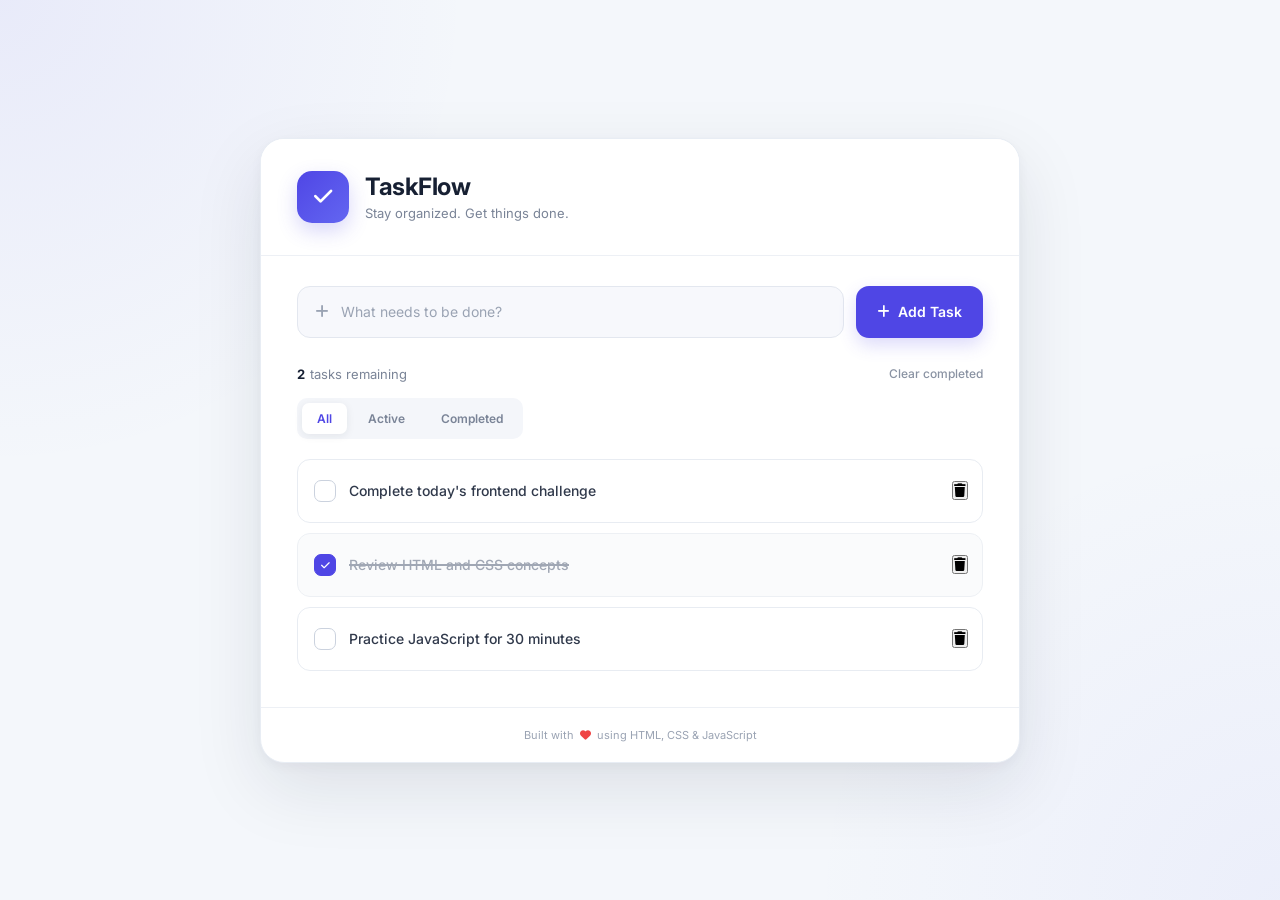
<file: projects/taskflow/index.html>
<!DOCTYPE html>
<html lang="en">

<head>
    <meta charset="UTF-8">
    <meta name="viewport" content="width=device-width, initial-scale=1.0">

    <title>TaskFlow | Todo Application</title>

    <!-- Google Fonts -->
    <link rel="preconnect" href="https://fonts.googleapis.com">
    <link rel="preconnect" href="https://fonts.gstatic.com" crossorigin>
    <link href="https://fonts.googleapis.com/css2?family=Inter:wght@400;500;600;700&display=swap" rel="stylesheet">

    <!-- Font Awesome -->
    <link rel="stylesheet" href="https://cdnjs.cloudflare.com/ajax/libs/font-awesome/6.5.2/css/all.min.css">

    <!-- External CSS -->
    <link rel="stylesheet" href="css/style.css">
</head>

<body>

    <!-- ==================== APP ==================== -->
    <main class="todo-app">

        <!-- ==================== HEADER ==================== -->
        <header class="app-header">

            <div class="brand">
                <div class="brand-icon">
                    <i class="fa-solid fa-check"></i>
                </div>

                <div class="brand-text">
                    <h1>TaskFlow</h1>
                    <p>Stay organized. Get things done.</p>
                </div>
            </div>

        </header>


        <!-- ==================== TODO CONTENT ==================== -->
        <section class="todo-content">

            <!-- Task Input -->
            <div class="task-input-section">

                <form class="task-form" id="taskForm">

                    <div class="input-wrapper">
                        <i class="fa-solid fa-plus"></i>

                        <input type="text" id="taskInput" placeholder="What needs to be done?" autocomplete="off"
                            maxlength="120">
                    </div>

                    <button type="submit" class="add-task-btn">
                        <i class="fa-solid fa-plus"></i>
                        <span>Add Task</span>
                    </button>

                </form>

            </div>


            <!-- ==================== TASK SUMMARY ==================== -->
            <div class="task-summary">

                <div class="summary-text">
                    <span id="taskCount">3</span>
                    <span id="taskCountText">tasks remaining</span>
                </div>

                <button class="clear-completed-btn" id="clearCompleted">
                    Clear completed
                </button>

            </div>


            <!-- ==================== FILTERS ==================== -->
            <div class="task-filters">

                <button class="filter-btn active" data-filter="all" aria-pressed="true">
                    All
                </button>

                <button class="filter-btn" data-filter="active" aria-pressed="false">
                    Active
                </button>

                <button class="filter-btn" data-filter="completed" aria-pressed="false">
                    Completed
                </button>

            </div>


            <!-- ==================== TASK LIST ==================== -->
            <div class="task-list" id="taskList"></div>


            <!-- ==================== EMPTY STATE ==================== -->
            <div class="empty-state" id="emptyState">

                <div class="empty-icon">
                    <i class="fa-solid fa-clipboard-check"></i>
                </div>

                <h2>No tasks found</h2>

                <p>
                    You're all caught up! Add a new task to get started.
                </p>

            </div>

        </section>


        <!-- ==================== FOOTER ==================== -->
        <footer class="app-footer">

            <p>
                Built with <i class="fa-solid fa-heart"></i> using HTML, CSS & JavaScript
            </p>

        </footer>

    </main>


    <!-- External JavaScript -->
    <script src="js/script.js"></script>

</body>

</html>
</file>
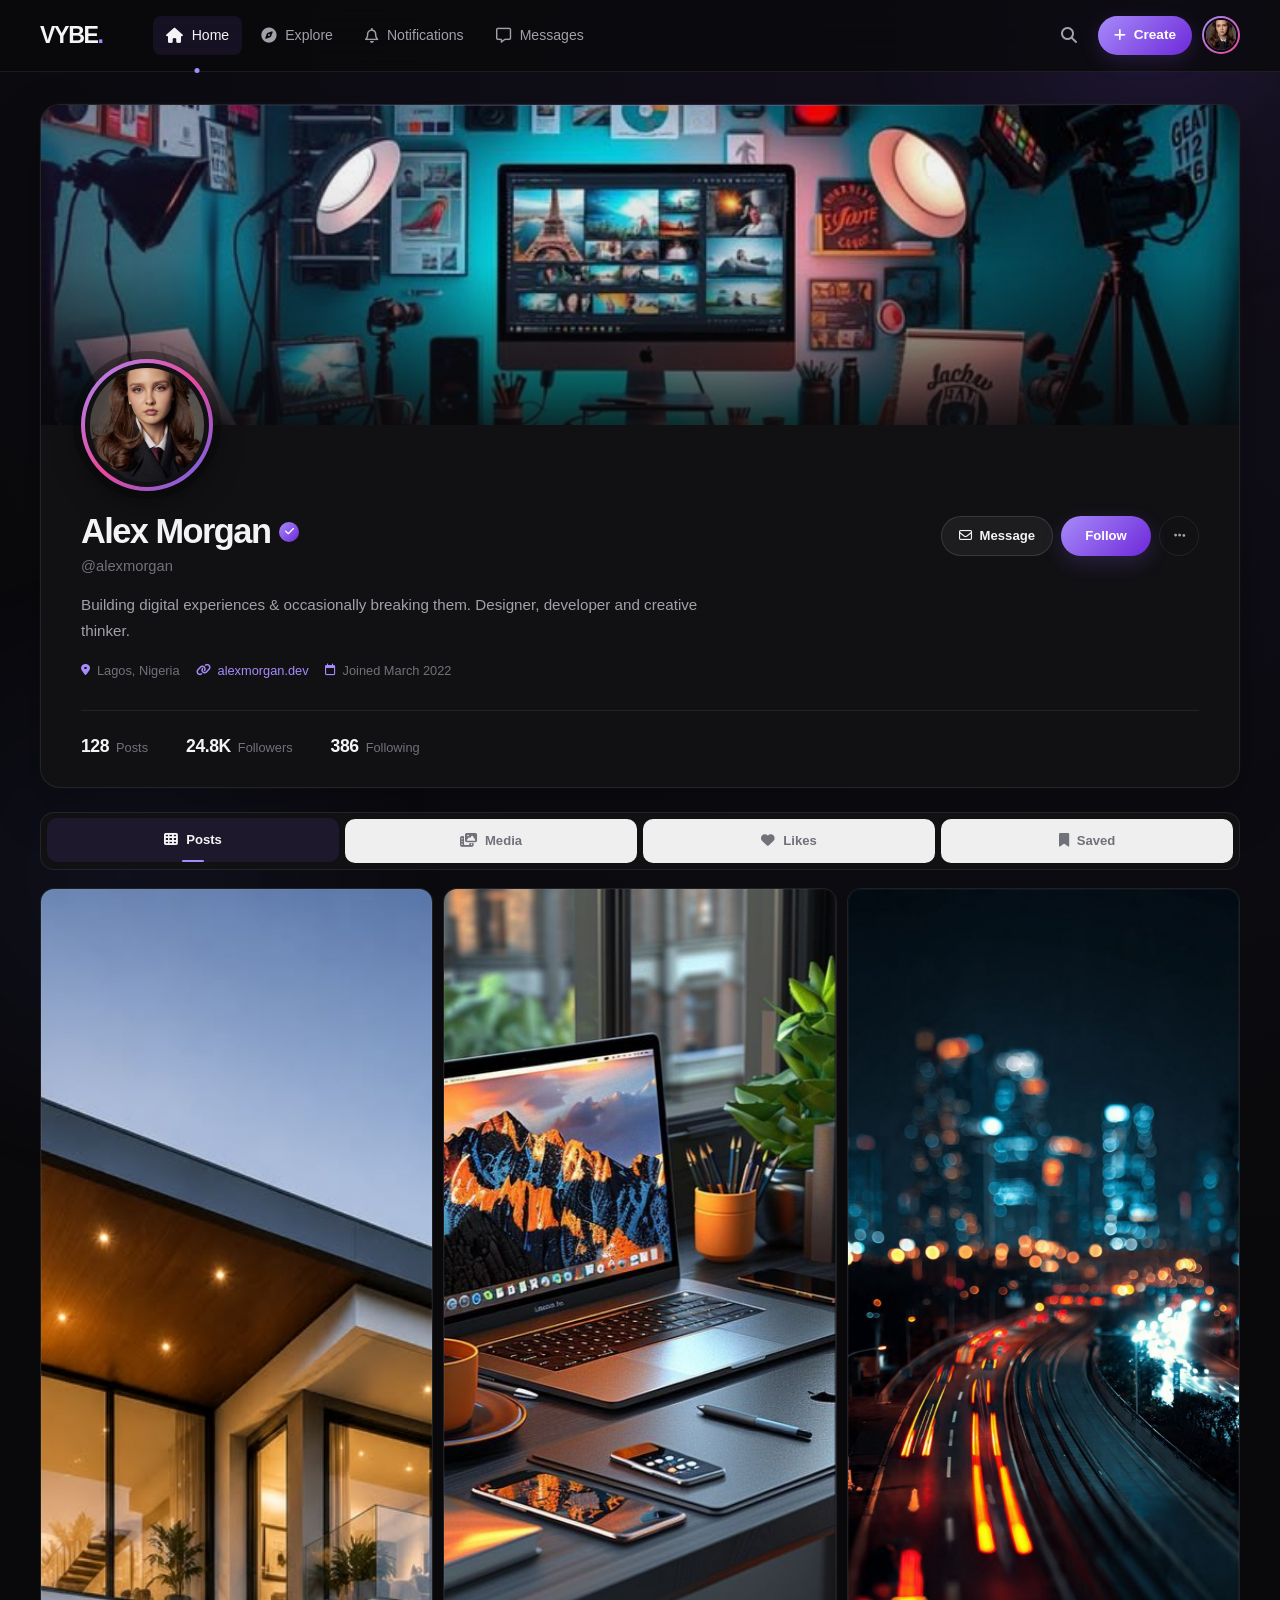
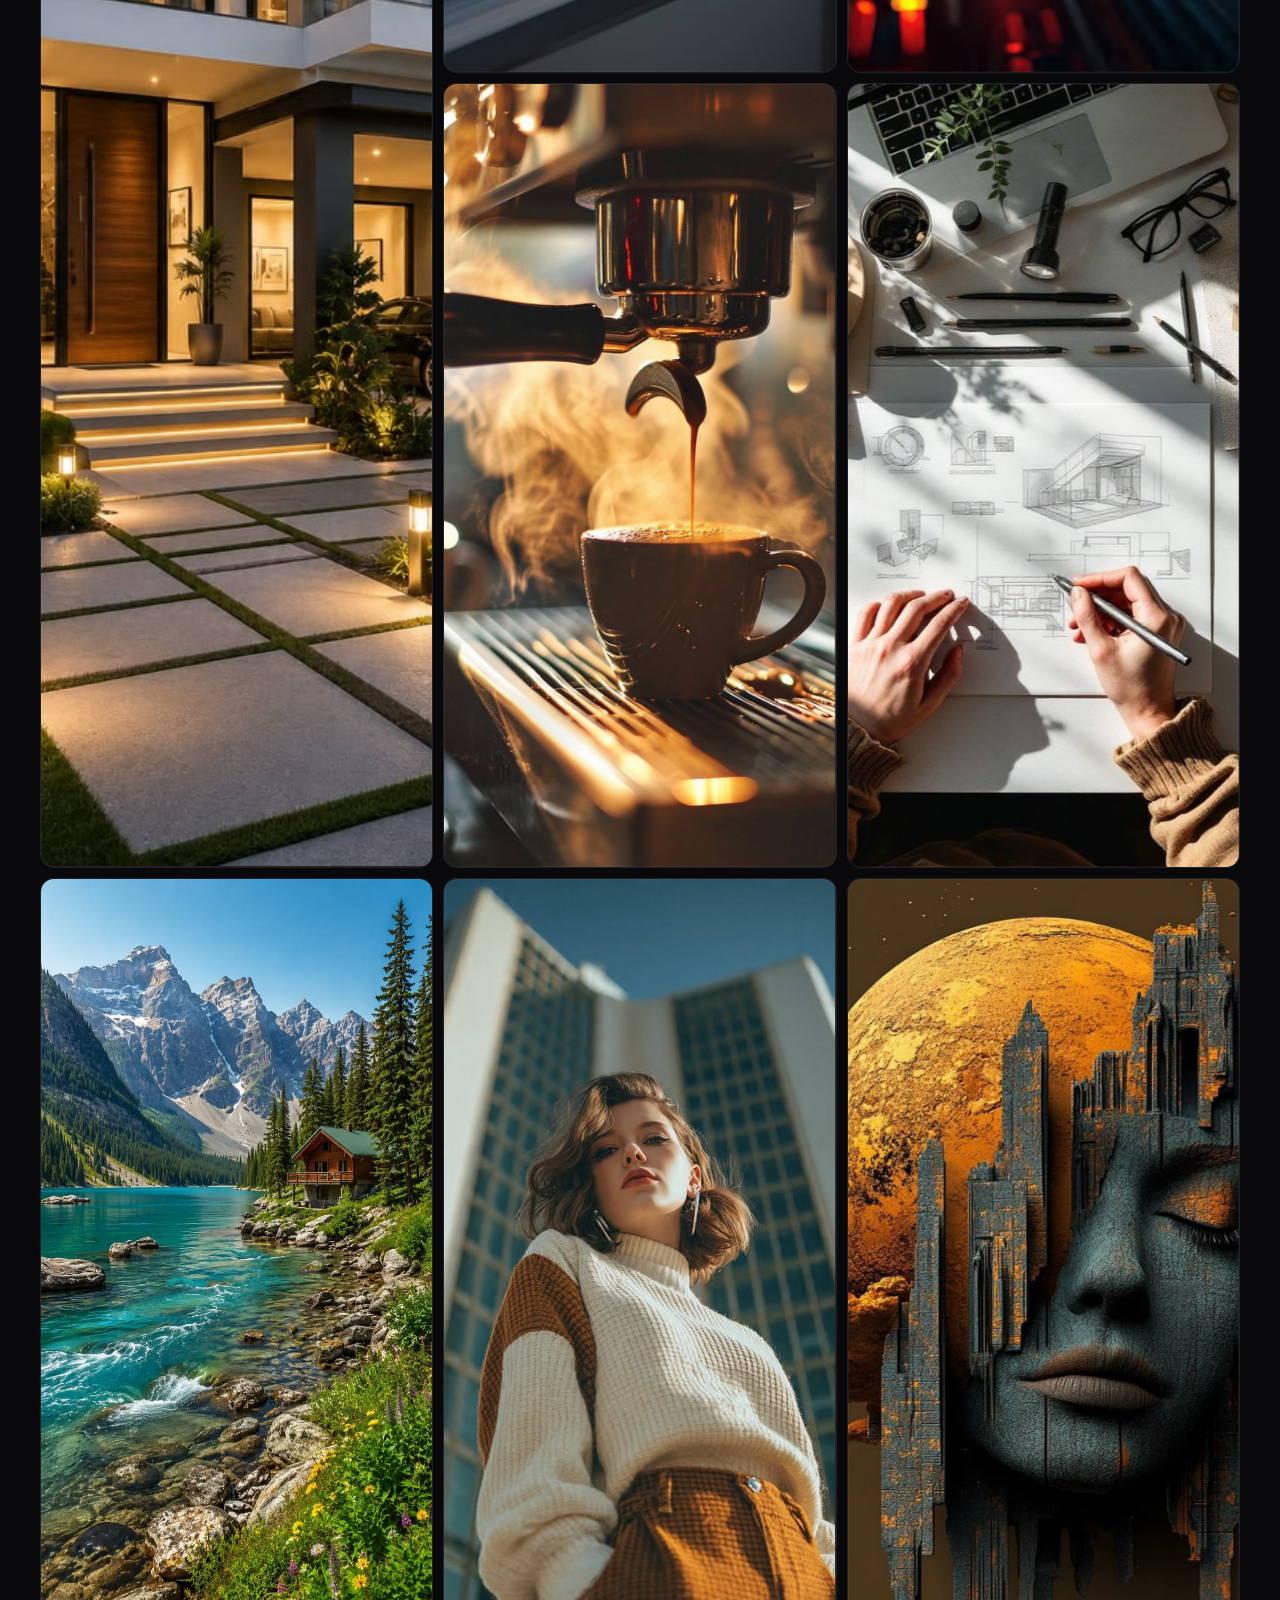
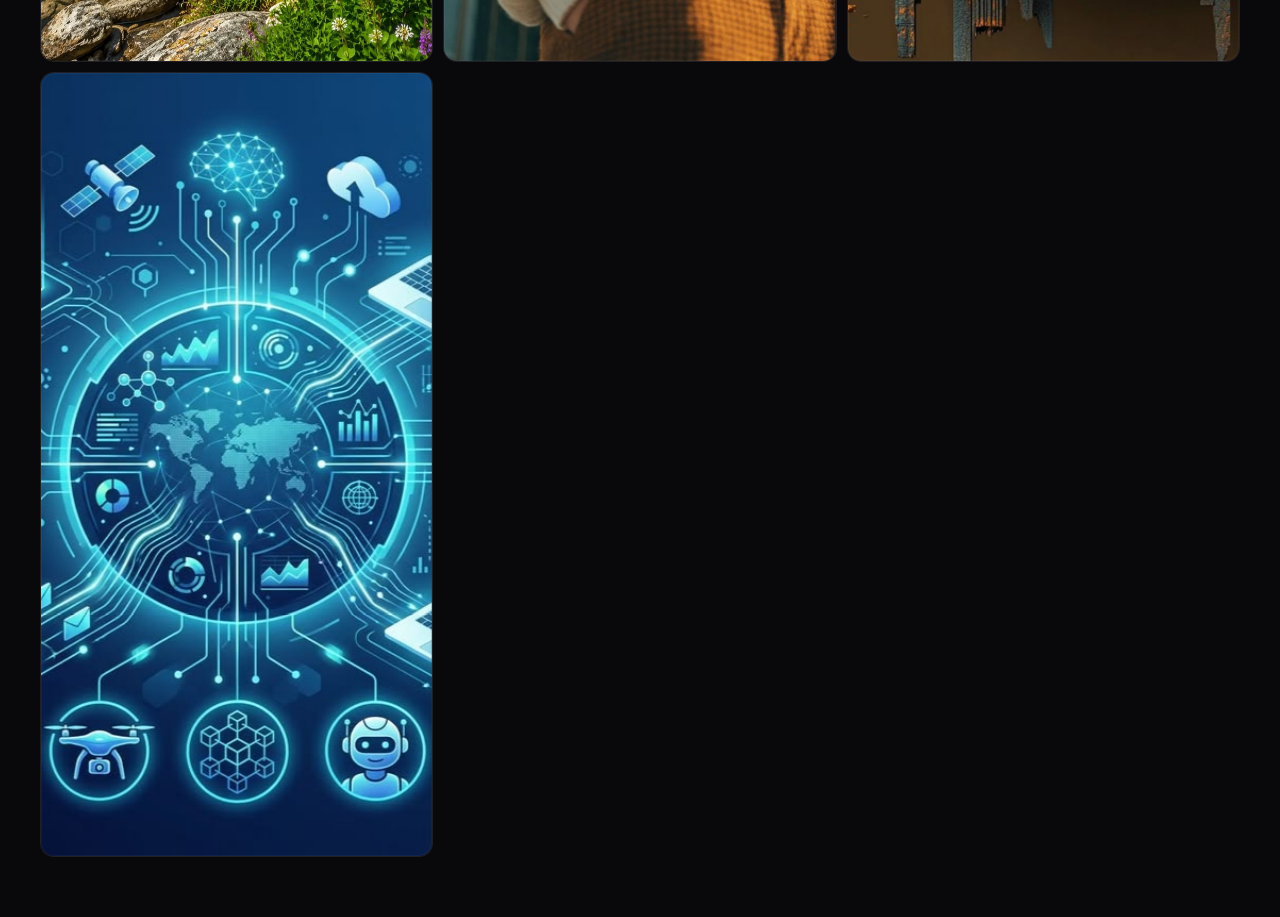
<file: projects/vybe/index.html>
<!DOCTYPE html>
<html lang="en">

<head>
    <meta charset="UTF-8">
    <meta name="viewport" content="width=device-width, initial-scale=1.0">

    <title>VYBE — Alex Morgan</title>

    <!-- Font Awesome -->
    <link rel="stylesheet" href="https://cdnjs.cloudflare.com/ajax/libs/font-awesome/6.7.2/css/all.min.css">

    <!-- External CSS -->
    <link rel="stylesheet" href="css/style.css">
</head>

<body>

    <!-- ==================== NAVIGATION ==================== -->
    <nav class="navbar">

        <div class="nav-container">

            <!-- Logo -->
            <a href="#" class="logo">
                VYBE<span>.</span>
            </a>

            <!-- Navigation Links -->
            <div class="nav-links">

                <a href="#" class="nav-link active">
                    <i class="fa-solid fa-house"></i>
                    <span>Home</span>
                </a>

                <a href="#" class="nav-link">
                    <i class="fa-solid fa-compass"></i>
                    <span>Explore</span>
                </a>

                <a href="#" class="nav-link">
                    <i class="fa-regular fa-bell"></i>
                    <span>Notifications</span>
                </a>

                <a href="#" class="nav-link">
                    <i class="fa-regular fa-message"></i>
                    <span>Messages</span>
                </a>

            </div>

            <!-- Navigation Right -->
            <div class="nav-actions">

                <button class="search-button" id="search-button" aria-label="Search">
                    <i class="fa-solid fa-magnifying-glass"></i>
                </button>

                <button class="create-button">
                    <i class="fa-solid fa-plus"></i>
                    <span>Create</span>
                </button>

                <a href="#" class="nav-avatar">
                    <img src="images/profile.jpg" alt="Alex Morgan">
                </a>

            </div>

        </div>

    </nav>

    <div class="search-panel" id="search-panel">

    <div class="search-box">

        <i class="fa-solid fa-magnifying-glass"></i>

        <input
            type="text"
            id="search-input"
            placeholder="Search VYBE..."
        >

        <button id="close-search" aria-label="Close search">
            <i class="fa-solid fa-xmark"></i>
        </button>

    </div>

</div>


    <!-- ==================== MAIN CONTENT ==================== -->
    <main class="main-content">

        <!-- ==================== PROFILE ==================== -->
        <section class="profile">

            <!-- Cover -->
            <div class="cover">
                <img src="images/cover.jpg" alt="Alex Morgan cover image">
            </div>


            <!-- Profile Information -->
            <div class="profile-container">

                <!-- Profile Picture -->
                <div class="profile-picture">
                    <img src="images/profile.jpg" alt="Alex Morgan">
                </div>


                <!-- Profile Header -->
                <div class="profile-header">

                    <div class="profile-details">

                        <div class="name-row">

                            <h1>Alex Morgan</h1>

                            <span class="verified">
                                <i class="fa-solid fa-check"></i>
                            </span>

                        </div>

                        <p class="username">@alexmorgan</p>

                        <p class="bio">
                            Building digital experiences & occasionally breaking them.
                            Designer, developer and creative thinker.
                        </p>

                        <!-- Profile Meta -->
                        <div class="profile-meta">

                            <span>
                                <i class="fa-solid fa-location-dot"></i>
                                Lagos, Nigeria
                            </span>

                            <a href="#">
                                <i class="fa-solid fa-link"></i>
                                alexmorgan.dev
                            </a>

                            <span>
                                <i class="fa-regular fa-calendar"></i>
                                Joined March 2022
                            </span>

                        </div>

                    </div>


                    <!-- Profile Actions -->
                    <div class="profile-actions">

                        <div class="profile-menu" id="profile-menu">

                            <button>
                                <i class="fa-regular fa-bell"></i>
                                Turn on notifications
                            </button>

                            <button>
                                <i class="fa-solid fa-link"></i>
                                Copy profile link
                            </button>

                            <button>
                                <i class="fa-regular fa-flag"></i>
                                Report profile
                            </button>

                        </div>

                        <button class="action-button secondary">
                            <i class="fa-regular fa-envelope"></i>
                            Message
                        </button>

                        <button class="action-button primary follow-button">
                            Follow
                        </button>

                        <button class="action-button icon-button more-button" aria-label="More options">
                            <i class="fa-solid fa-ellipsis"></i>
                        </button>

                    </div>

                </div>


                <!-- Profile Statistics -->
                <div class="profile-stats">

                    <div class="stat">
                        <strong>128</strong>
                        <span>Posts</span>
                    </div>

                    <div class="stat">
                        <strong id="follower-count">24.8K</strong>
                        <span>Followers</span>
                    </div>

                    <div class="stat">
                        <strong>386</strong>
                        <span>Following</span>
                    </div>

                </div>

            </div>

        </section>


        <!-- ==================== PROFILE CONTENT ==================== -->
        <section class="profile-content">

            <div class="content-container">

                <!-- Profile Tabs -->
                <div class="profile-tabs">

                    <button class="tab active" data-tab="posts">
                        <i class="fa-solid fa-table-cells"></i>
                        <span>Posts</span>
                    </button>

                    <button class="tab" data-tab="media">
                        <i class="fa-solid fa-photo-film"></i>
                        <span>Media</span>
                    </button>

                    <button class="tab" data-tab="likes">
                        <i class="fa-solid fa-heart"></i>
                        <span>Likes</span>
                    </button>

                    <button class="tab" data-tab="saved">
                        <i class="fa-solid fa-bookmark"></i>
                        <span>Saved</span>
                    </button>

                </div>


                <!-- Post Grid -->
                <div class="post-grid">

                    <div class="empty-state" id="empty-state">

                        <div class="empty-icon">
                            <i class="fa-regular fa-bookmark"></i>
                        </div>

                        <h2>No saved posts yet</h2>

                        <p>
                            Posts you save will appear here.
                        </p>

                    </div>

                    <!-- Post 1 -->
                    <article class="post featured" data-category="posts media">
                        <img src="images/post-1.jpg" alt="Modern architecture">
                        <div class="post-overlay">
                            <div class="post-stats">
                                <span class="like-stat">
                                    <i class="fa-regular fa-heart"></i>
                                    <span class="like-count">2.4K</span>
                                </span>
                                <span>
                                    <i class="fa-solid fa-comment"></i>
                                    183
                                </span>
                            </div>
                        </div>
                    </article>


                    <!-- Post 2 -->
                    <article class="post" data-category="posts">
                        <img src="images/post-2.jpg" alt="Developer workspace">
                        <div class="post-overlay">
                            <div class="post-stats">
                                <span class="like-stat">
                                    <i class="fa-regular fa-heart"></i>
                                    <span class="like-count">1.8K</span>
                                </span>
                                <span>
                                    <i class="fa-solid fa-comment"></i>
                                    92
                                </span>
                            </div>
                        </div>
                    </article>


                    <!-- Post 3 -->
                    <article class="post" data-category="posts media">
                        <img src="images/post-3.jpg" alt="City at night">
                        <div class="post-overlay">
                            <div class="post-stats">
                                <span class="like-stat">
                                    <i class="fa-regular fa-heart"></i>
                                    <span class="like-count">3.1K</span>
                                </span>
                                <span>
                                    <i class="fa-solid fa-comment"></i>
                                    241
                                </span>
                            </div>
                        </div>
                    </article>


                    <!-- Post 4 -->
                    <article class="post" data-category="posts likes">
                        <img src="images/post-4.jpg" alt="Coffee and lifestyle">
                        <div class="post-overlay">
                            <div class="post-stats">
                                <span class="like-stat">
                                    <i class="fa-regular fa-heart"></i>
                                    <span class="like-count">986</span>
                                </span>
                                <span>
                                    <i class="fa-solid fa-comment"></i>
                                    47
                                </span>
                            </div>
                        </div>
                    </article>


                    <!-- Post 5 -->
                    <article class="post" data-category="posts">
                        <img src="images/post-5.jpg" alt="Creative workspace">
                        <div class="post-overlay">
                            <div class="post-stats">
                                <span class="like-stat">
                                    <i class="fa-regular fa-heart"></i>
                                    <span class="like-count">1.5K</span>
                                </span>
                                <span>
                                    <i class="fa-solid fa-comment"></i>
                                    76
                                </span>
                            </div>
                        </div>
                    </article>


                    <!-- Post 6 -->
                    <article class="post" data-category="posts media likes">
                        <img src="images/post-6.jpg" alt="Travel and nature">
                        <div class="post-overlay">
                            <div class="post-stats">
                                <span class="like-stat">
                                    <i class="fa-regular fa-heart"></i>
                                    <span class="like-count">4.2K</span>
                                </span>
                                <span>
                                    <i class="fa-solid fa-comment"></i>
                                    318
                                </span>
                            </div>
                        </div>
                    </article>


                    <!-- Post 7 -->
                    <article class="post" data-category="posts">
                        <img src="images/post-7.jpg" alt="Street fashion">
                        <div class="post-overlay">
                            <div class="post-stats">
                                <span class="like-stat">
                                    <i class="fa-regular fa-heart"></i>
                                    <span class="like-count">1.2K</span>
                                </span>
                                <span>
                                    <i class="fa-solid fa-comment"></i>
                                    64
                                </span>
                            </div>
                        </div>
                    </article>


                    <!-- Post 8 -->
                    <article class="post" data-category="posts likes">
                        <img src="images/post-8.jpg" alt="Abstract creative artwork">
                        <div class="post-overlay">
                            <div class="post-stats">
                                <span class="like-stat">
                                    <i class="fa-regular fa-heart"></i>
                                    <span class="like-count">2.7K</span>
                                    <span>
                                        <i class="fa-solid fa-comment"></i>
                                        129
                                    </span>
                            </div>
                        </div>
                    </article>


                    <!-- Post 9 -->
                    <article class="post" data-category="posts media">
                        <img src="images/post-9.jpg" alt="Futuristic technology">
                        <div class="post-overlay">
                            <div class="post-stats">
                                <span class="like-stat">
                                    <i class="fa-regular fa-heart"></i>
                                    <span class="like-count">3.5K</span>
                                    <span>
                                        <i class="fa-solid fa-comment"></i>
                                        88
                                    </span>
                            </div>
                        </div>
                    </article>

                </div>

            </div>

        </section>

    </main>

    <script src="js/script.js"></script>

</body>

</html>
</file>
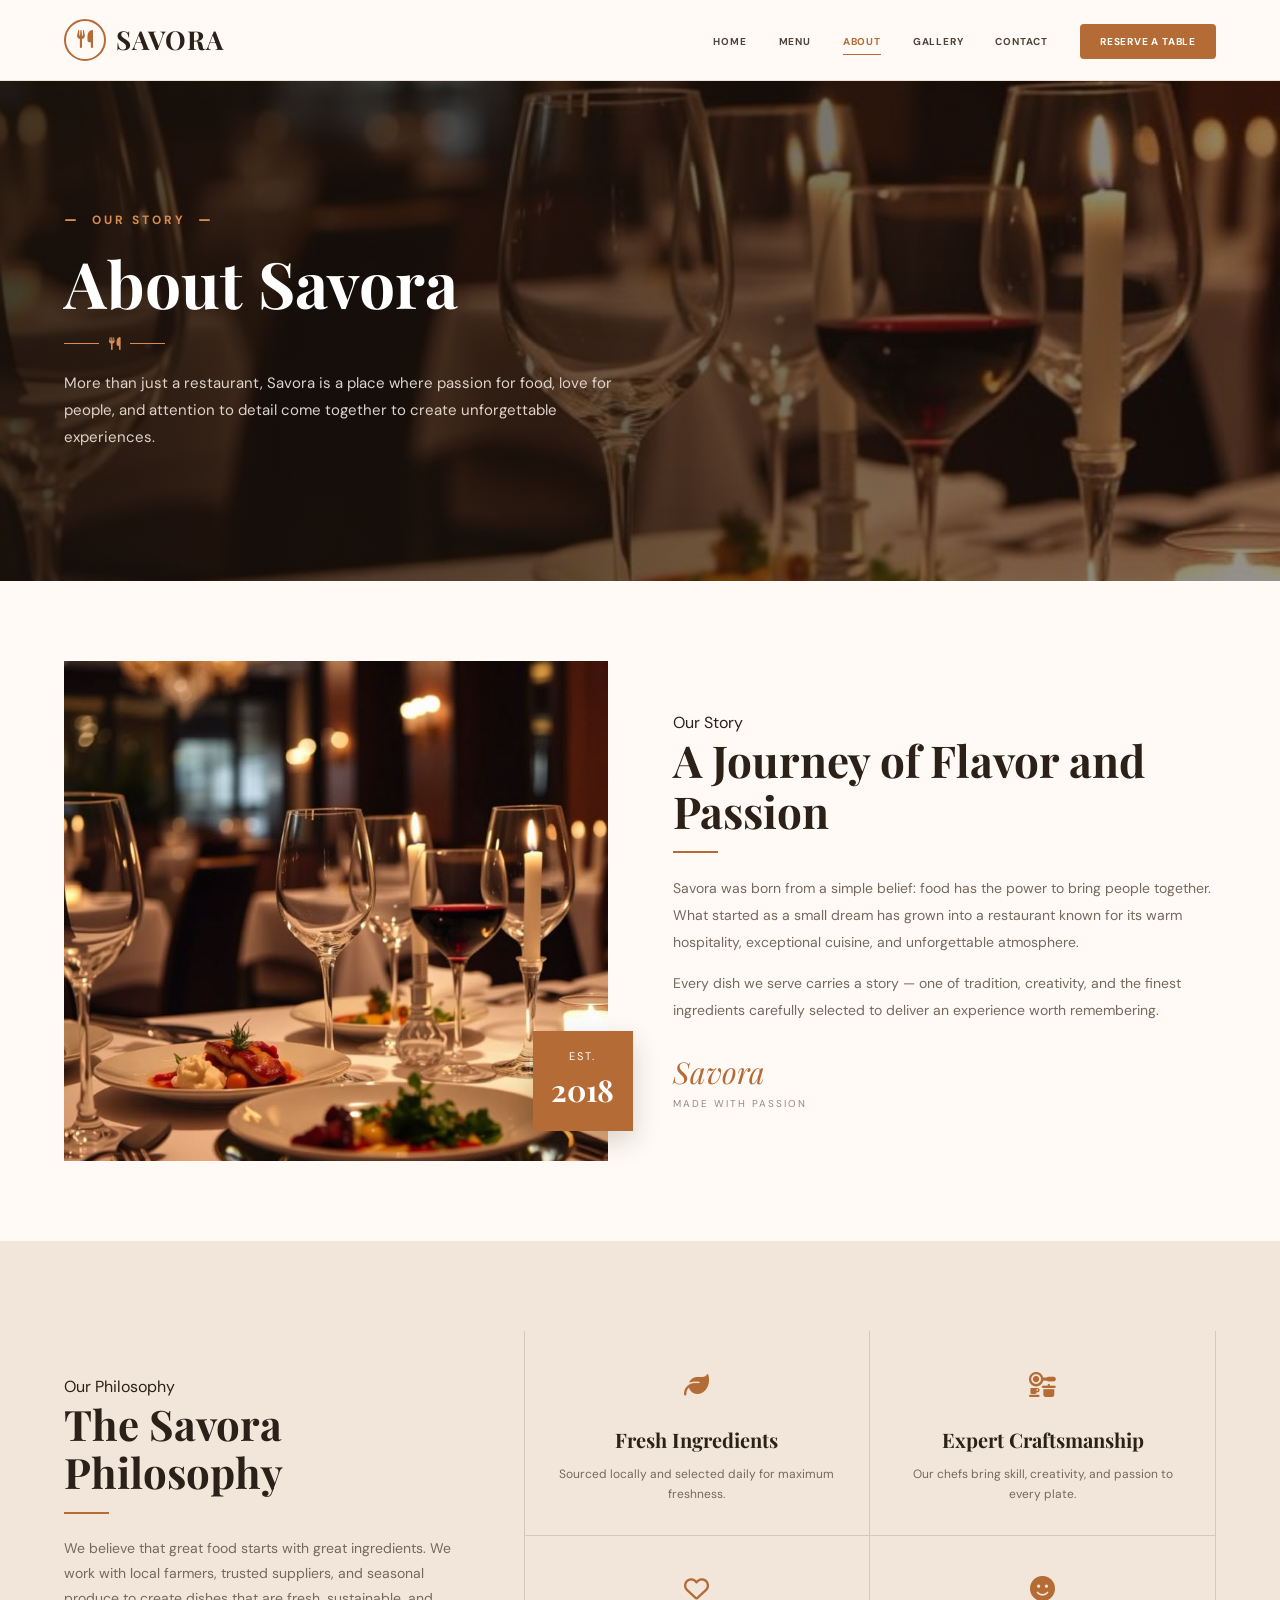
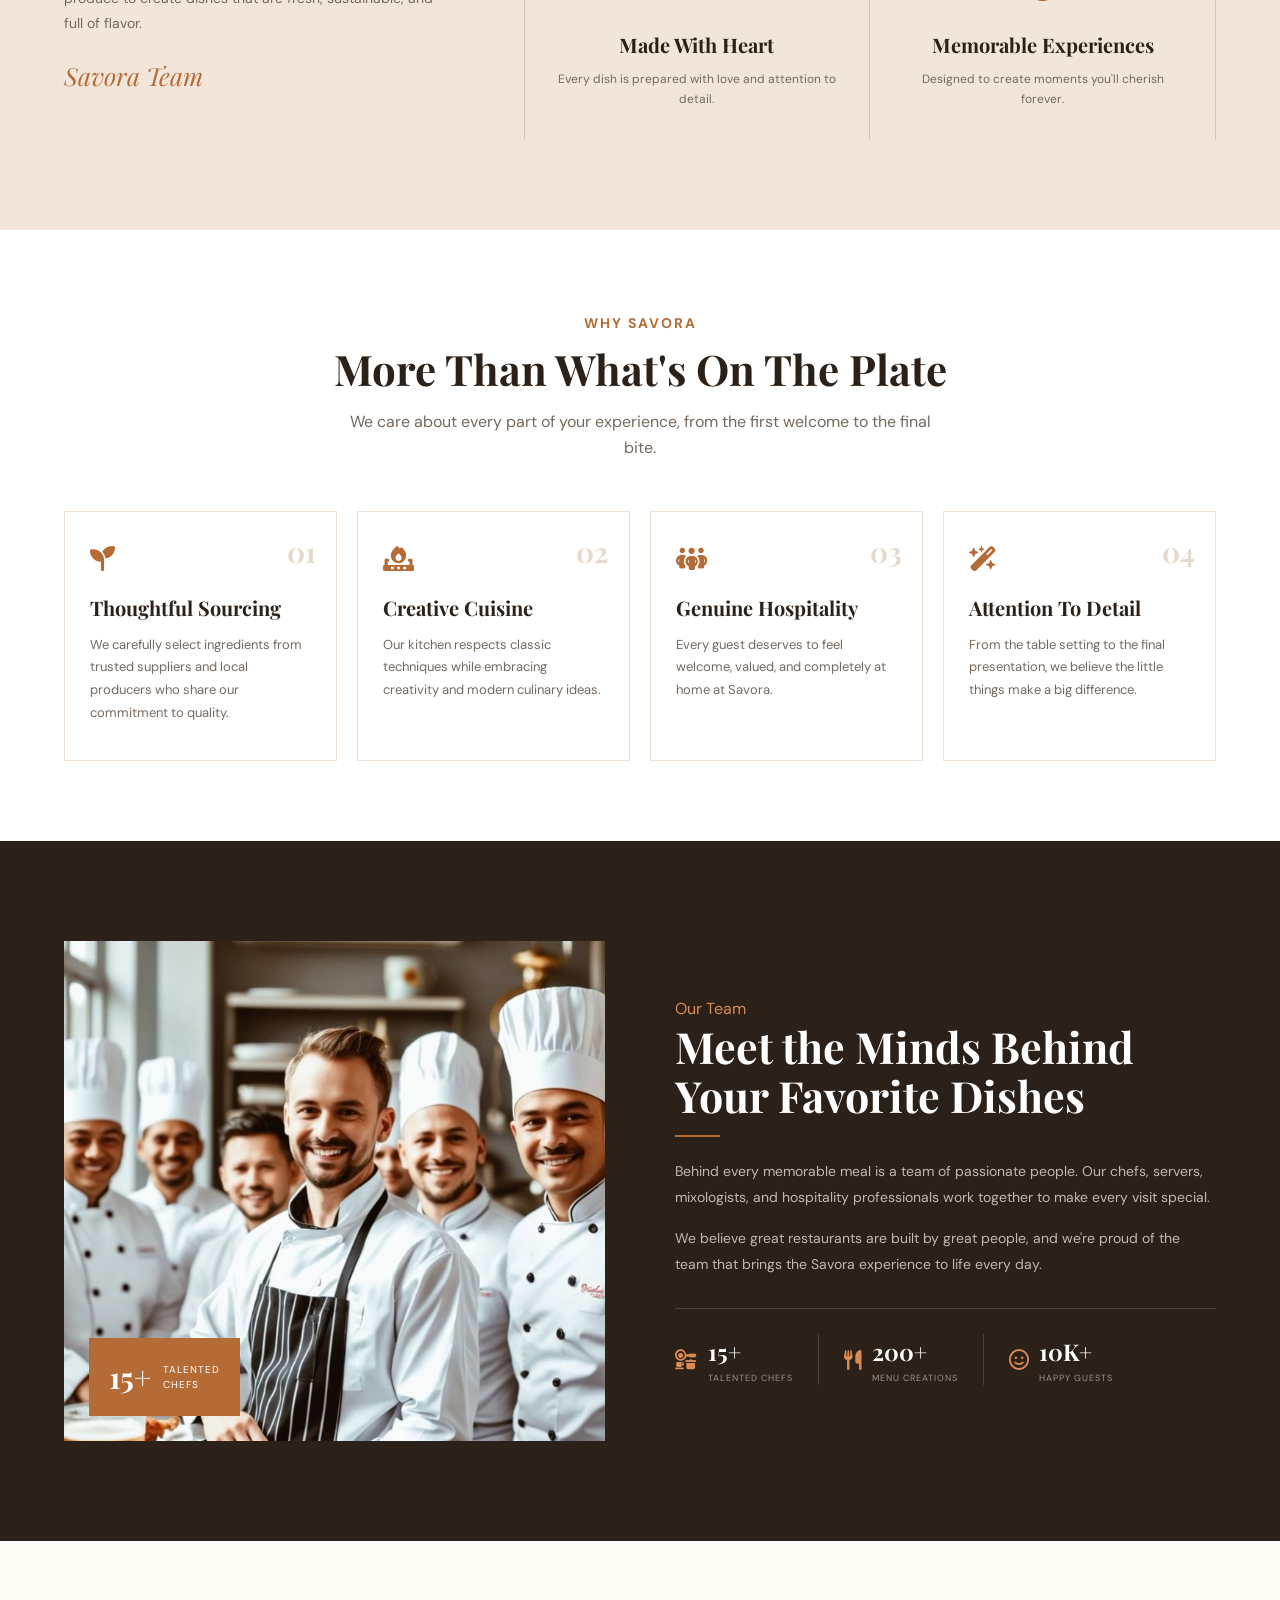
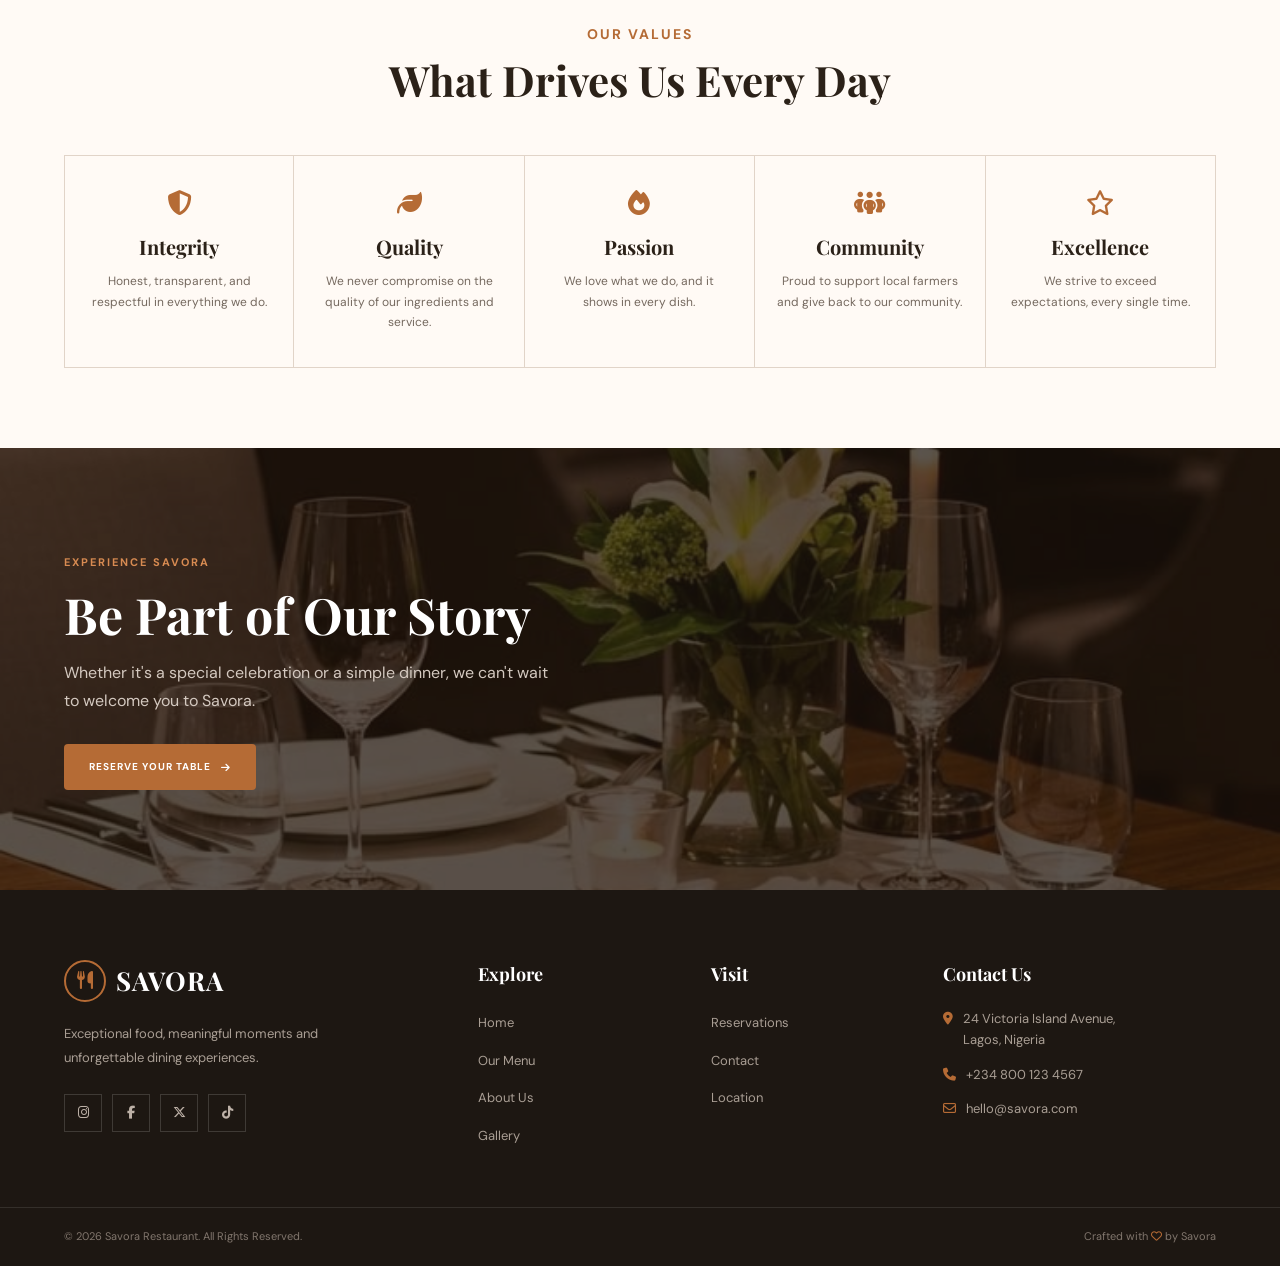
<file: projects/savora/about.html>
<!DOCTYPE html>
<html lang="en">

<head>

    <meta charset="UTF-8">

    <meta
        name="viewport"
        content="width=device-width, initial-scale=1.0"
    >

    <title>About Us | Savora Restaurant</title>


    <!-- Font Awesome -->

    <link
        rel="stylesheet"
        href="https://cdnjs.cloudflare.com/ajax/libs/font-awesome/6.7.2/css/all.min.css"
    >


    <!-- Main CSS -->

    <link
        rel="stylesheet"
        href="css/main.css"
    >


    <!-- Navigation CSS -->

    <link
        rel="stylesheet"
        href="css/navbar.css"
    >


    <!-- About CSS -->

    <link
        rel="stylesheet"
        href="css/about.css"
    >


    <!-- Footer CSS -->

    <link
        rel="stylesheet"
        href="css/footer.css"
    >

</head>


<body>


    <!-- ================================
         NAVIGATION
    ================================= -->

    <header class="navbar">

        <div class="navbar-container">


            <a href="index.html" class="logo">

                <div class="logo-icon">

                    <i class="fa-solid fa-utensils"></i>

                </div>

                <span class="logo-text">
                    SAVORA
                </span>

            </a>


            <nav class="main-nav">

                <ul class="nav-links">

                    <li>
                        <a href="index.html">
                            Home
                        </a>
                    </li>

                    <li>
                        <a href="menu.html">
                            Menu
                        </a>
                    </li>

                    <li>
                        <a
                            href="about.html"
                            class="active"
                        >
                            About
                        </a>
                    </li>

                    <li>
                        <a href="gallery.html">
                            Gallery
                        </a>
                    </li>

                    <li>
                        <a href="contact.html">
                            Contact
                        </a>
                    </li>

                    <li>

                        <a
                            href="reservations.html"
                            class="nav-button"
                        >
                            Reserve a Table
                        </a>

                    </li>

                </ul>

            </nav>


            <div class="menu-icon">

                <i class="fa-solid fa-bars"></i>

            </div>

        </div>

    </header>



    <main>


        <!-- ================================
             ABOUT HERO
        ================================= -->

        <section class="about-hero">

            <div class="about-hero-overlay"></div>


            <div class="container">

                <div class="about-hero-content fade-up">

                    <span class="about-eyebrow">

                        <i class="fa-solid fa-minus"></i>

                        Our Story

                        <i class="fa-solid fa-minus"></i>

                    </span>


                    <h1>
                        About Savora
                    </h1>


                    <div class="hero-divider">

                        <i class="fa-solid fa-utensils"></i>

                    </div>


                    <p>
                        More than just a restaurant, Savora is a
                        place where passion for food, love for
                        people, and attention to detail come
                        together to create unforgettable experiences.
                    </p>

                </div>

            </div>

        </section>



        <!-- ================================
             OUR STORY
        ================================= -->

        <section class="section story-section">

            <div class="container story-container">


                <div class="story-image">

                    <img
                        src="assets/about/restaurant-story.jpg"
                        alt="Elegant Savora restaurant interior"
                    >

                    <div class="story-image-tag">

                        <span>
                            Est.
                        </span>

                        <strong>
                            2018
                        </strong>

                    </div>

                </div>


                <div class="story-content">

                    <span class="section-label">
                        Our Story
                    </span>


                    <h2>
                        A Journey of Flavor
                        and Passion
                    </h2>


                    <div class="about-line"></div>


                    <p>
                        Savora was born from a simple belief:
                        food has the power to bring people together.
                        What started as a small dream has grown into
                        a restaurant known for its warm hospitality,
                        exceptional cuisine, and unforgettable
                        atmosphere.
                    </p>


                    <p>
                        Every dish we serve carries a story — one of
                        tradition, creativity, and the finest
                        ingredients carefully selected to deliver
                        an experience worth remembering.
                    </p>


                    <div class="story-signature">

                        <span>
                            Savora
                        </span>

                        <small>
                            Made with passion
                        </small>

                    </div>

                </div>

            </div>

        </section>



        <!-- ================================
             PHILOSOPHY
        ================================= -->

        <section class="philosophy-section">

            <div class="container philosophy-container">


                <div class="philosophy-intro">

                    <span class="section-label">
                        Our Philosophy
                    </span>


                    <h2>
                        The Savora
                        Philosophy
                    </h2>


                    <div class="about-line"></div>


                    <p>
                        We believe that great food starts with
                        great ingredients. We work with local
                        farmers, trusted suppliers, and seasonal
                        produce to create dishes that are fresh,
                        sustainable, and full of flavor.
                    </p>


                    <div class="philosophy-signature">
                        Savora Team
                    </div>

                </div>



                <div class="philosophy-grid">


                    <div class="philosophy-item">

                        <div class="philosophy-icon">

                            <i class="fa-solid fa-leaf"></i>

                        </div>

                        <h3>
                            Fresh Ingredients
                        </h3>

                        <p>
                            Sourced locally and selected daily
                            for maximum freshness.
                        </p>

                    </div>



                    <div class="philosophy-item">

                        <div class="philosophy-icon">

                            <i class="fa-solid fa-kitchen-set"></i>

                        </div>

                        <h3>
                            Expert Craftsmanship
                        </h3>

                        <p>
                            Our chefs bring skill, creativity,
                            and passion to every plate.
                        </p>

                    </div>



                    <div class="philosophy-item">

                        <div class="philosophy-icon">

                            <i class="fa-regular fa-heart"></i>

                        </div>

                        <h3>
                            Made With Heart
                        </h3>

                        <p>
                            Every dish is prepared with love
                            and attention to detail.
                        </p>

                    </div>



                    <div class="philosophy-item">

                        <div class="philosophy-icon">

                            <i class="fa-solid fa-face-smile"></i>

                        </div>

                        <h3>
                            Memorable Experiences
                        </h3>

                        <p>
                            Designed to create moments you'll
                            cherish forever.
                        </p>

                    </div>


                </div>

            </div>

        </section>



        <!-- ================================
             WHAT MAKES US DIFFERENT
        ================================= -->

        <section class="section difference-section">

            <div class="container">


                <div class="section-heading">

                    <span>
                        Why Savora
                    </span>

                    <h2>
                        More Than What's
                        On The Plate
                    </h2>

                    <p>
                        We care about every part of your experience,
                        from the first welcome to the final bite.
                    </p>

                </div>



                <div class="difference-grid">


                    <div class="difference-card">

                        <span class="difference-number">
                            01
                        </span>

                        <i class="fa-solid fa-seedling"></i>

                        <h3>
                            Thoughtful Sourcing
                        </h3>

                        <p>
                            We carefully select ingredients from
                            trusted suppliers and local producers
                            who share our commitment to quality.
                        </p>

                    </div>



                    <div class="difference-card">

                        <span class="difference-number">
                            02
                        </span>

                        <i class="fa-solid fa-fire-burner"></i>

                        <h3>
                            Creative Cuisine
                        </h3>

                        <p>
                            Our kitchen respects classic techniques
                            while embracing creativity and modern
                            culinary ideas.
                        </p>

                    </div>



                    <div class="difference-card">

                        <span class="difference-number">
                            03
                        </span>

                        <i class="fa-solid fa-people-group"></i>

                        <h3>
                            Genuine Hospitality
                        </h3>

                        <p>
                            Every guest deserves to feel welcome,
                            valued, and completely at home at Savora.
                        </p>

                    </div>



                    <div class="difference-card">

                        <span class="difference-number">
                            04
                        </span>

                        <i class="fa-solid fa-wand-magic-sparkles"></i>

                        <h3>
                            Attention To Detail
                        </h3>

                        <p>
                            From the table setting to the final
                            presentation, we believe the little
                            things make a big difference.
                        </p>

                    </div>


                </div>

            </div>

        </section>



        <!-- ================================
             OUR TEAM
        ================================= -->

        <section class="team-section">

            <div class="container team-container">


                <div class="team-image">

                    <img
                        src="assets/about/chef-team.jpg"
                        alt="Savora chef working in the restaurant kitchen"
                    >

                    <div class="team-image-badge">

                        <strong>
                            15+
                        </strong>

                        <span>
                            Talented<br>
                            Chefs
                        </span>

                    </div>

                </div>



                <div class="team-content">

                    <span class="section-label">
                        Our Team
                    </span>


                    <h2>
                        Meet the Minds
                        Behind Your
                        Favorite Dishes
                    </h2>


                    <div class="about-line"></div>


                    <p>
                        Behind every memorable meal is a team of
                        passionate people. Our chefs, servers,
                        mixologists, and hospitality professionals
                        work together to make every visit special.
                    </p>


                    <p>
                        We believe great restaurants are built by
                        great people, and we're proud of the team
                        that brings the Savora experience to life
                        every day.
                    </p>



                    <div class="team-stats">


                        <div class="team-stat">

                            <i class="fa-solid fa-kitchen-set"></i>

                            <div>

                                <strong>
                                    15+
                                </strong>

                                <span>
                                    Talented Chefs
                                </span>

                            </div>

                        </div>



                        <div class="team-stat">

                            <i class="fa-solid fa-utensils"></i>

                            <div>

                                <strong>
                                    200+
                                </strong>

                                <span>
                                    Menu Creations
                                </span>

                            </div>

                        </div>



                        <div class="team-stat">

                            <i class="fa-regular fa-face-smile"></i>

                            <div>

                                <strong>
                                    10K+
                                </strong>

                                <span>
                                    Happy Guests
                                </span>

                            </div>

                        </div>


                    </div>

                </div>

            </div>

        </section>



        <!-- ================================
             OUR VALUES
        ================================= -->

        <section class="section values-section">

            <div class="container">


                <div class="section-heading">

                    <span>
                        Our Values
                    </span>

                    <h2>
                        What Drives Us Every Day
                    </h2>

                </div>



                <div class="values-grid">


                    <div class="value-item">

                        <i class="fa-solid fa-shield-halved"></i>

                        <h3>
                            Integrity
                        </h3>

                        <p>
                            Honest, transparent, and respectful
                            in everything we do.
                        </p>

                    </div>



                    <div class="value-item">

                        <i class="fa-solid fa-leaf"></i>

                        <h3>
                            Quality
                        </h3>

                        <p>
                            We never compromise on the quality
                            of our ingredients and service.
                        </p>

                    </div>



                    <div class="value-item">

                        <i class="fa-solid fa-fire"></i>

                        <h3>
                            Passion
                        </h3>

                        <p>
                            We love what we do, and it shows
                            in every dish.
                        </p>

                    </div>



                    <div class="value-item">

                        <i class="fa-solid fa-people-group"></i>

                        <h3>
                            Community
                        </h3>

                        <p>
                            Proud to support local farmers
                            and give back to our community.
                        </p>

                    </div>



                    <div class="value-item">

                        <i class="fa-regular fa-star"></i>

                        <h3>
                            Excellence
                        </h3>

                        <p>
                            We strive to exceed expectations,
                            every single time.
                        </p>

                    </div>


                </div>

            </div>

        </section>



        <!-- ================================
             EXPERIENCE CTA
        ================================= -->

        <section class="about-cta">

            <div class="about-cta-overlay"></div>


            <div class="container">

                <div class="about-cta-content">

                    <span>
                        Experience Savora
                    </span>


                    <h2>
                        Be Part of Our Story
                    </h2>


                    <p>
                        Whether it's a special celebration or a
                        simple dinner, we can't wait to welcome
                        you to Savora.
                    </p>


                    <a
                        href="reservations.html"
                        class="btn btn-primary"
                    >
                        Reserve Your Table

                        <i class="fa-solid fa-arrow-right"></i>

                    </a>

                </div>

            </div>

        </section>


    </main>



    <!-- ================================
         FOOTER
    ================================= -->

    <footer class="footer">

        <div class="container footer-container">


            <!-- Brand -->

            <div class="footer-brand">

                <a
                    href="index.html"
                    class="logo footer-logo"
                >

                    <div class="logo-icon">

                        <i class="fa-solid fa-utensils"></i>

                    </div>

                    <span class="logo-text">
                        SAVORA
                    </span>

                </a>


                <p>
                    Exceptional food, meaningful moments and
                    unforgettable dining experiences.
                </p>


                <div class="social-links">

                    <a href="#">
                        <i class="fa-brands fa-instagram"></i>
                    </a>

                    <a href="#">
                        <i class="fa-brands fa-facebook-f"></i>
                    </a>

                    <a href="#">
                        <i class="fa-brands fa-x-twitter"></i>
                    </a>

                    <a href="#">
                        <i class="fa-brands fa-tiktok"></i>
                    </a>

                </div>

            </div>



            <!-- Explore -->

            <div class="footer-column">

                <h3>
                    Explore
                </h3>

                <ul>

                    <li>
                        <a href="index.html">
                            Home
                        </a>
                    </li>

                    <li>
                        <a href="menu.html">
                            Our Menu
                        </a>
                    </li>

                    <li>
                        <a href="about.html">
                            About Us
                        </a>
                    </li>

                    <li>
                        <a href="gallery.html">
                            Gallery
                        </a>
                    </li>

                </ul>

            </div>



            <!-- Visit -->

            <div class="footer-column">

                <h3>
                    Visit
                </h3>

                <ul>

                    <li>
                        <a href="reservations.html">
                            Reservations
                        </a>
                    </li>

                    <li>
                        <a href="contact.html">
                            Contact
                        </a>
                    </li>

                    <li>
                        <a href="contact.html">
                            Location
                        </a>
                    </li>

                </ul>

            </div>



            <!-- Contact -->

            <div class="footer-column footer-contact">

                <h3>
                    Contact Us
                </h3>


                <p>

                    <i class="fa-solid fa-location-dot"></i>

                    <span>
                        24 Victoria Island Avenue,<br>
                        Lagos, Nigeria
                    </span>

                </p>


                <p>

                    <i class="fa-solid fa-phone"></i>

                    <span>
                        +234 800 123 4567
                    </span>

                </p>


                <p>

                    <i class="fa-regular fa-envelope"></i>

                    <span>
                        hello@savora.com
                    </span>

                </p>

            </div>


        </div>



        <div class="footer-bottom">

            <div class="container">

                <p>
                    © 2026 Savora Restaurant.
                    All Rights Reserved.
                </p>


                <p>
                    Crafted with
                    <i class="fa-regular fa-heart"></i>
                    by Savora
                </p>

            </div>

        </div>

    </footer>

    <script src="js/script.js"></script>


</body>

</html>
</file>
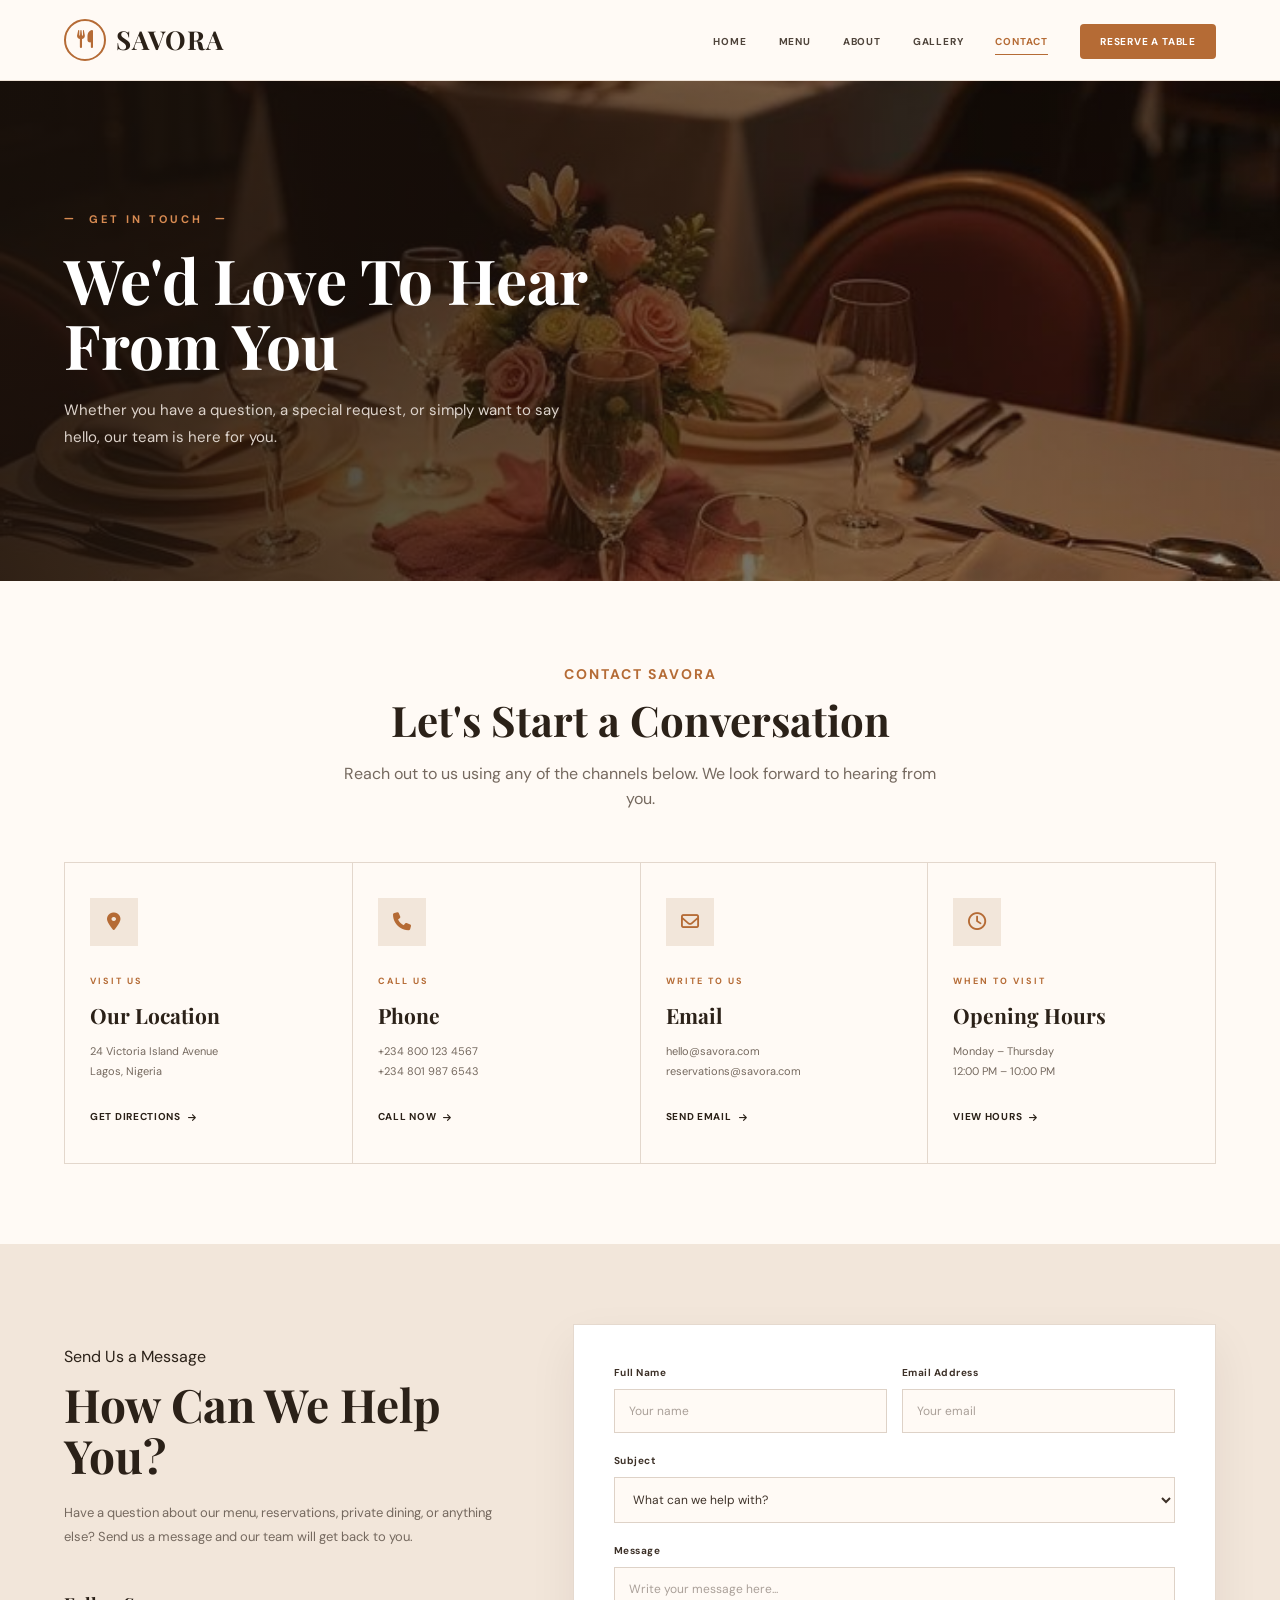
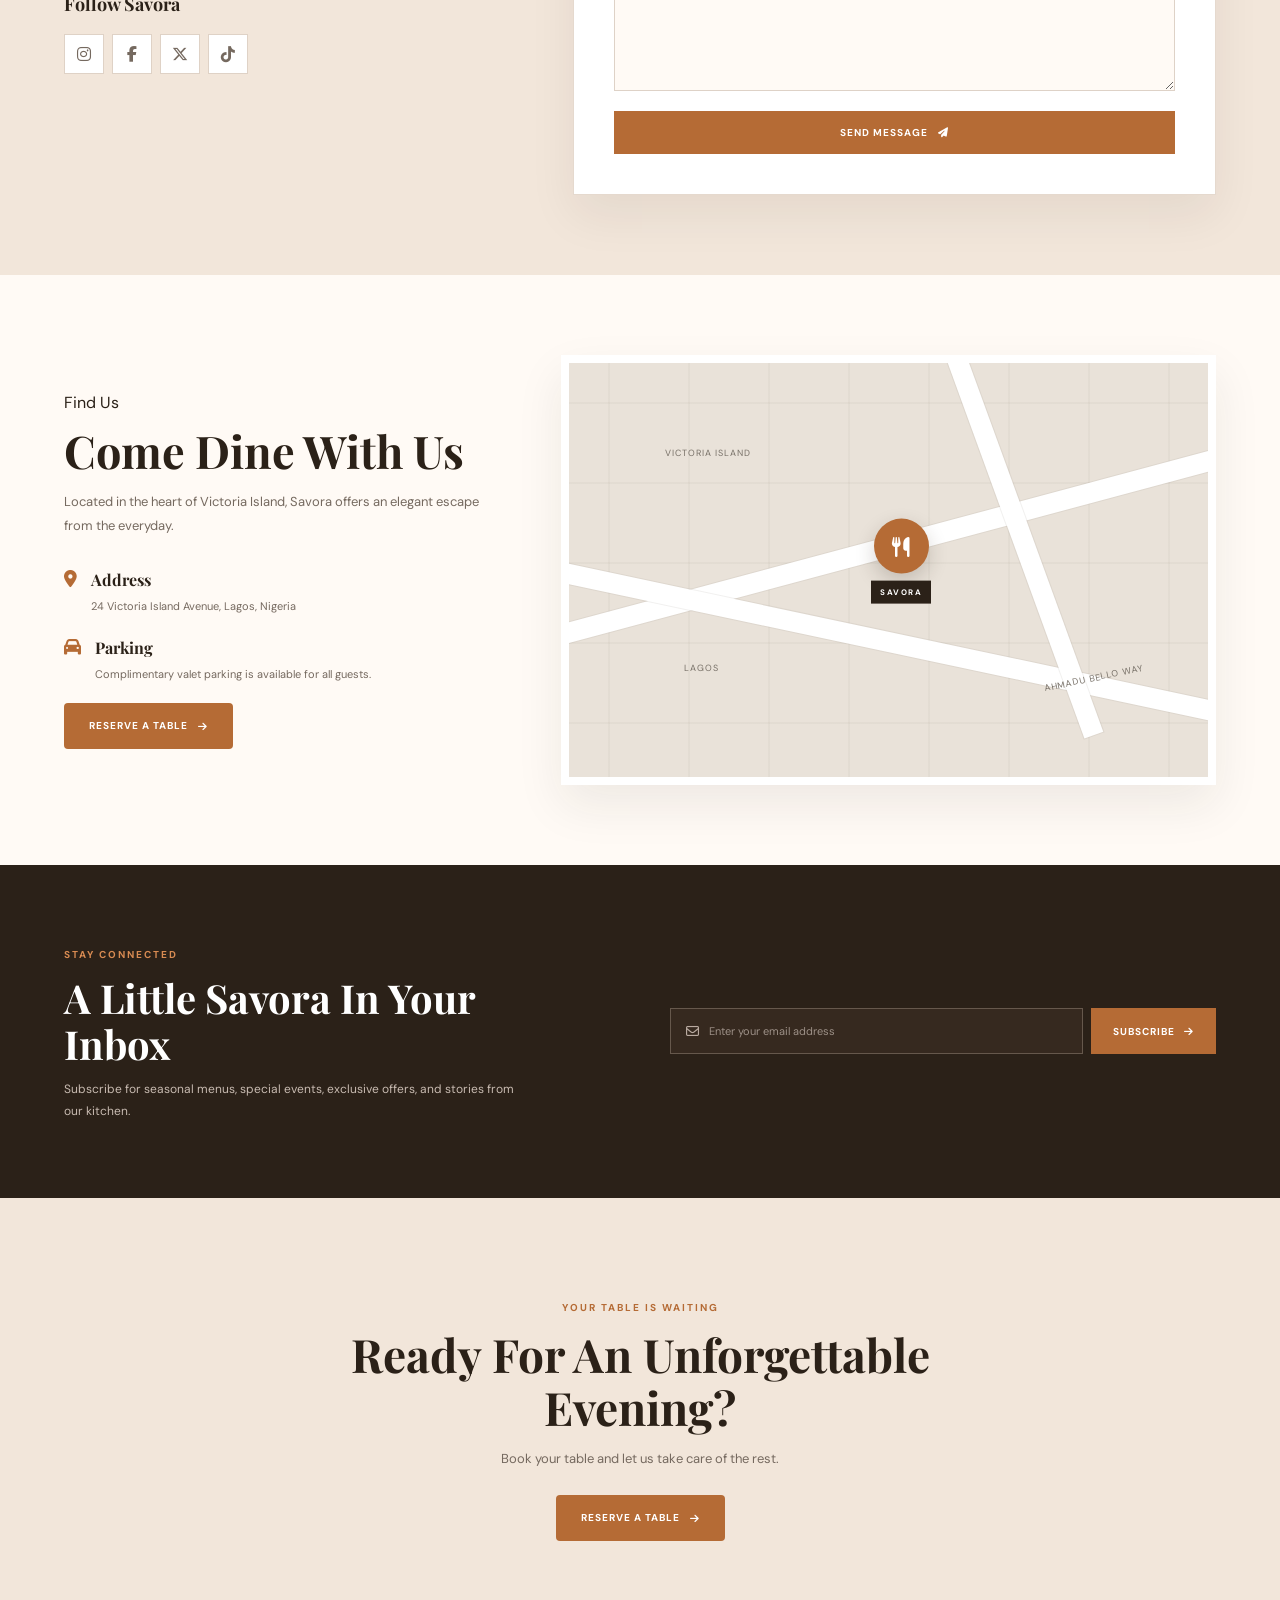
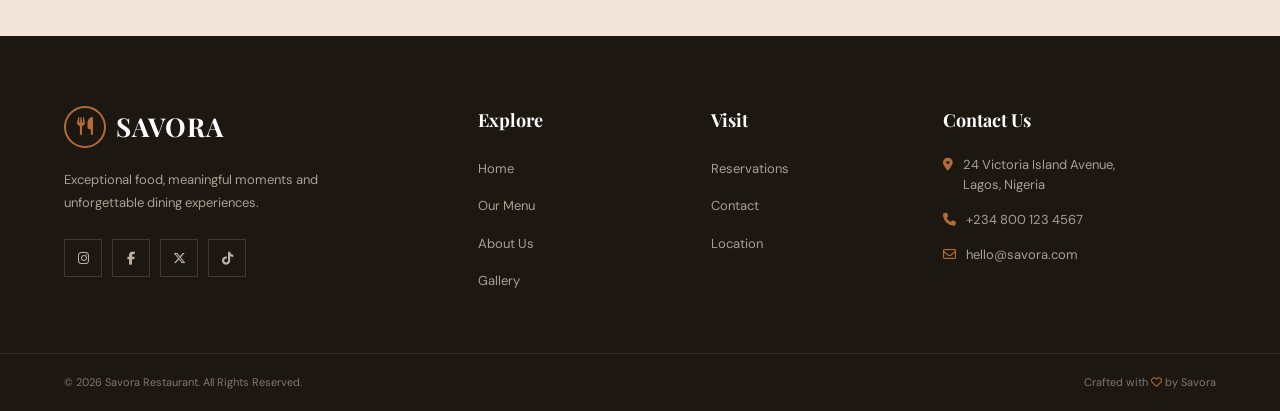
<file: projects/savora/contact.html>
<!DOCTYPE html>
<html lang="en">

<head>

    <meta charset="UTF-8">

    <meta
        name="viewport"
        content="width=device-width, initial-scale=1.0"
    >

    <title>Contact | Savora Restaurant</title>


    <!-- Font Awesome -->

    <link
        rel="stylesheet"
        href="https://cdnjs.cloudflare.com/ajax/libs/font-awesome/6.7.2/css/all.min.css"
    >


    <!-- Main CSS -->

    <link
        rel="stylesheet"
        href="css/main.css"
    >


    <!-- Navigation CSS -->

    <link
        rel="stylesheet"
        href="css/navbar.css"
    >


    <!-- Contact CSS -->

    <link
        rel="stylesheet"
        href="css/contact.css"
    >


    <!-- Footer CSS -->

    <link
        rel="stylesheet"
        href="css/footer.css"
    >

</head>


<body>


    <!-- =================================
         NAVIGATION
    ================================== -->

    <header class="navbar">

        <div class="navbar-container">


            <a href="index.html" class="logo">

                <div class="logo-icon">

                    <i class="fa-solid fa-utensils"></i>

                </div>

                <span class="logo-text">
                    SAVORA
                </span>

            </a>


            <nav class="main-nav">

                <ul class="nav-links">

                    <li>
                        <a href="index.html">
                            Home
                        </a>
                    </li>

                    <li>
                        <a href="menu.html">
                            Menu
                        </a>
                    </li>

                    <li>
                        <a href="about.html">
                            About
                        </a>
                    </li>

                    <li>
                        <a href="gallery.html">
                            Gallery
                        </a>
                    </li>

                    <li>
                        <a
                            href="contact.html"
                            class="active"
                        >
                            Contact
                        </a>
                    </li>

                    <li>
                        <a
                            href="reservations.html"
                            class="nav-button"
                        >
                            Reserve a Table
                        </a>
                    </li>

                </ul>

            </nav>


            <div class="menu-icon">

                <i class="fa-solid fa-bars"></i>

            </div>

        </div>

    </header>



    <main>


        <!-- =================================
             CONTACT HERO
        ================================== -->

        <section class="contact-hero">

            <div class="contact-hero-overlay"></div>


            <div class="container">

                <div class="contact-hero-content fade-up">

                    <span>

                        <i class="fa-solid fa-minus"></i>

                        Get In Touch

                        <i class="fa-solid fa-minus"></i>

                    </span>


                    <h1>
                        We'd Love To
                        Hear From You
                    </h1>


                    <p>
                        Whether you have a question,
                        a special request, or simply want
                        to say hello, our team is here for you.
                    </p>

                </div>

            </div>

        </section>



        <!-- =================================
             CONTACT INFORMATION
        ================================== -->

        <section class="section contact-information">

            <div class="container">


                <div class="section-heading">

                    <span>
                        Contact Savora
                    </span>

                    <h2>
                        Let's Start a Conversation
                    </h2>

                    <p>
                        Reach out to us using any of the
                        channels below. We look forward
                        to hearing from you.
                    </p>

                </div>



                <div class="contact-cards">


                    <!-- Address -->

                    <div class="contact-card">

                        <div class="contact-card-icon">

                            <i class="fa-solid fa-location-dot"></i>

                        </div>


                        <span>
                            Visit Us
                        </span>


                        <h3>
                            Our Location
                        </h3>


                        <p>
                            24 Victoria Island Avenue
                            <br>
                            Lagos, Nigeria
                        </p>


                        <a href="#location">
                            Get Directions
                            <i class="fa-solid fa-arrow-right"></i>
                        </a>

                    </div>



                    <!-- Phone -->

                    <div class="contact-card">

                        <div class="contact-card-icon">

                            <i class="fa-solid fa-phone"></i>

                        </div>


                        <span>
                            Call Us
                        </span>


                        <h3>
                            Phone
                        </h3>


                        <p>
                            +234 800 123 4567
                            <br>
                            +234 801 987 6543
                        </p>


                        <a href="tel:+2348001234567">
                            Call Now
                            <i class="fa-solid fa-arrow-right"></i>
                        </a>

                    </div>



                    <!-- Email -->

                    <div class="contact-card">

                        <div class="contact-card-icon">

                            <i class="fa-regular fa-envelope"></i>

                        </div>


                        <span>
                            Write To Us
                        </span>


                        <h3>
                            Email
                        </h3>


                        <p>
                            hello@savora.com
                            <br>
                            reservations@savora.com
                        </p>


                        <a href="mailto:hello@savora.com">
                            Send Email
                            <i class="fa-solid fa-arrow-right"></i>
                        </a>

                    </div>



                    <!-- Hours -->

                    <div class="contact-card">

                        <div class="contact-card-icon">

                            <i class="fa-regular fa-clock"></i>

                        </div>


                        <span>
                            When To Visit
                        </span>


                        <h3>
                            Opening Hours
                        </h3>


                        <p>
                            Monday – Thursday
                            <br>
                            12:00 PM – 10:00 PM
                        </p>


                        <a href="#hours">
                            View Hours
                            <i class="fa-solid fa-arrow-right"></i>
                        </a>

                    </div>


                </div>

            </div>

        </section>



        <!-- =================================
             CONTACT FORM + INFO
        ================================== -->

        <section class="section contact-form-section">

            <div class="container contact-form-container">


                <!-- LEFT -->

                <div class="contact-form-intro">

                    <span class="section-label">
                        Send Us a Message
                    </span>


                    <h2>
                        How Can We
                        Help You?
                    </h2>


                    <p>
                        Have a question about our menu,
                        reservations, private dining, or
                        anything else? Send us a message
                        and our team will get back to you.
                    </p>


                    <div class="contact-social">

                        <h3>
                            Follow Savora
                        </h3>


                        <div class="contact-social-links">

                            <a href="#">

                                <i class="fa-brands fa-instagram"></i>

                            </a>

                            <a href="#">

                                <i class="fa-brands fa-facebook-f"></i>

                            </a>

                            <a href="#">

                                <i class="fa-brands fa-x-twitter"></i>

                            </a>

                            <a href="#">

                                <i class="fa-brands fa-tiktok"></i>

                            </a>

                        </div>

                    </div>

                </div>



                <!-- RIGHT -->

                <div class="contact-form-wrapper">

                    <form id="contactForm">


                        <div class="form-row">


                            <div class="form-group">

                                <label for="contactName">
                                    Full Name
                                </label>

                                <input
                                    type="text"
                                    id="contactName"
                                    placeholder="Your name"
                                    required
                                >

                            </div>


                            <div class="form-group">

                                <label for="contactEmail">
                                    Email Address
                                </label>

                                <input
                                    type="email"
                                    id="contactEmail"
                                    placeholder="Your email"
                                    required
                                >

                            </div>


                        </div>



                        <div class="form-group">

                            <label for="subject">
                                Subject
                            </label>

                            <select
                                id="subject"
                                required
                            >

                                <option value="">
                                    What can we help with?
                                </option>

                                <option value="reservation">
                                    Reservation
                                </option>

                                <option value="private-dining">
                                    Private Dining
                                </option>

                                <option value="menu">
                                    Menu Question
                                </option>

                                <option value="feedback">
                                    Feedback
                                </option>

                                <option value="general">
                                    General Enquiry
                                </option>

                            </select>

                        </div>



                        <div class="form-group">

                            <label for="contactMessage">
                                Message
                            </label>

                            <textarea
                                id="contactMessage"
                                rows="6"
                                placeholder="Write your message here..."
                                required
                            ></textarea>

                        </div>



                        <button
                            type="submit"
                            class="contact-submit"
                        >

                            Send Message

                            <i class="fa-solid fa-paper-plane"></i>

                        </button>


                        <div
                            id="contactMessageStatus"
                            class="contact-message-status"
                        ></div>


                    </form>

                </div>


            </div>

        </section>



        <!-- =================================
             LOCATION
        ================================== -->

        <section
            class="section location-section"
            id="location"
        >

            <div class="container location-container">


                <div class="location-info">

                    <span class="section-label">
                        Find Us
                    </span>


                    <h2>
                        Come Dine
                        With Us
                    </h2>


                    <p>
                        Located in the heart of Victoria
                        Island, Savora offers an elegant
                        escape from the everyday.
                    </p>


                    <div class="location-detail">

                        <i class="fa-solid fa-location-dot"></i>

                        <div>

                            <strong>
                                Address
                            </strong>

                            <p>
                                24 Victoria Island Avenue,
                                Lagos, Nigeria
                            </p>

                        </div>

                    </div>


                    <div class="location-detail">

                        <i class="fa-solid fa-car"></i>

                        <div>

                            <strong>
                                Parking
                            </strong>

                            <p>
                                Complimentary valet parking
                                is available for all guests.
                            </p>

                        </div>

                    </div>


                    <a
                        href="reservations.html"
                        class="btn btn-primary"
                    >

                        Reserve a Table

                        <i class="fa-solid fa-arrow-right"></i>

                    </a>

                </div>



                <!-- MAP -->

                <div class="map-container">

                    <div class="map-grid"></div>


                    <div class="map-road road-one"></div>

                    <div class="map-road road-two"></div>

                    <div class="map-road road-three"></div>


                    <div class="map-marker">

                        <div class="map-marker-icon">

                            <i class="fa-solid fa-utensils"></i>

                        </div>

                        <span>
                            SAVORA
                        </span>

                    </div>


                    <div class="map-label label-one">
                        Victoria Island
                    </div>

                    <div class="map-label label-two">
                        Ahmadu Bello Way
                    </div>

                    <div class="map-label label-three">
                        Lagos
                    </div>

                </div>


            </div>

        </section>



        <!-- =================================
             NEWSLETTER
        ================================== -->

        <section class="newsletter-section">

            <div class="container newsletter-container">


                <div class="newsletter-content">

                    <span>
                        Stay Connected
                    </span>


                    <h2>
                        A Little Savora
                        In Your Inbox
                    </h2>


                    <p>
                        Subscribe for seasonal menus,
                        special events, exclusive offers,
                        and stories from our kitchen.
                    </p>

                </div>



                <form
                    class="newsletter-form"
                    id="newsletterForm"
                >

                    <div class="newsletter-input">

                        <i class="fa-regular fa-envelope"></i>

                        <input
                            type="email"
                            id="newsletterEmail"
                            placeholder="Enter your email address"
                            required
                        >

                    </div>


                    <button type="submit">

                        Subscribe

                        <i class="fa-solid fa-arrow-right"></i>

                    </button>


                    <div
                        id="newsletterMessage"
                        class="newsletter-message"
                    ></div>

                </form>


            </div>

        </section>



        <!-- =================================
             CTA
        ================================== -->

        <section class="contact-cta">

            <div class="container">

                <div class="contact-cta-content">

                    <span>
                        Your Table Is Waiting
                    </span>


                    <h2>
                        Ready For An
                        Unforgettable Evening?
                    </h2>


                    <p>
                        Book your table and let us take
                        care of the rest.
                    </p>


                    <a
                        href="reservations.html"
                        class="btn btn-primary"
                    >

                        Reserve a Table

                        <i class="fa-solid fa-arrow-right"></i>

                    </a>

                </div>

            </div>

        </section>


    </main>



    <!-- =================================
         FOOTER
    ================================== -->

    <footer class="footer">

        <div class="container footer-container">


            <div class="footer-brand">

                <a
                    href="index.html"
                    class="logo footer-logo"
                >

                    <div class="logo-icon">

                        <i class="fa-solid fa-utensils"></i>

                    </div>

                    <span class="logo-text">
                        SAVORA
                    </span>

                </a>


                <p>
                    Exceptional food, meaningful moments
                    and unforgettable dining experiences.
                </p>


                <div class="social-links">

                    <a href="#">
                        <i class="fa-brands fa-instagram"></i>
                    </a>

                    <a href="#">
                        <i class="fa-brands fa-facebook-f"></i>
                    </a>

                    <a href="#">
                        <i class="fa-brands fa-x-twitter"></i>
                    </a>

                    <a href="#">
                        <i class="fa-brands fa-tiktok"></i>
                    </a>

                </div>

            </div>



            <div class="footer-column">

                <h3>
                    Explore
                </h3>

                <ul>

                    <li>
                        <a href="index.html">
                            Home
                        </a>
                    </li>

                    <li>
                        <a href="menu.html">
                            Our Menu
                        </a>
                    </li>

                    <li>
                        <a href="about.html">
                            About Us
                        </a>
                    </li>

                    <li>
                        <a href="gallery.html">
                            Gallery
                        </a>
                    </li>

                </ul>

            </div>



            <div class="footer-column">

                <h3>
                    Visit
                </h3>

                <ul>

                    <li>
                        <a href="reservations.html">
                            Reservations
                        </a>
                    </li>

                    <li>
                        <a href="contact.html">
                            Contact
                        </a>
                    </li>

                    <li>
                        <a href="#location">
                            Location
                        </a>
                    </li>

                </ul>

            </div>



            <div class="footer-column footer-contact">

                <h3>
                    Contact Us
                </h3>


                <p>

                    <i class="fa-solid fa-location-dot"></i>

                    <span>
                        24 Victoria Island Avenue,
                        <br>
                        Lagos, Nigeria
                    </span>

                </p>


                <p>

                    <i class="fa-solid fa-phone"></i>

                    <span>
                        +234 800 123 4567
                    </span>

                </p>


                <p>

                    <i class="fa-regular fa-envelope"></i>

                    <span>
                        hello@savora.com
                    </span>

                </p>

            </div>


        </div>



        <div class="footer-bottom">

            <div class="container">

                <p>
                    © 2026 Savora Restaurant.
                    All Rights Reserved.
                </p>


                <p>
                    Crafted with
                    <i class="fa-regular fa-heart"></i>
                    by Savora
                </p>

            </div>

        </div>

    </footer>



    <script src="js/script.js"></script>

</body>

</html>
</file>
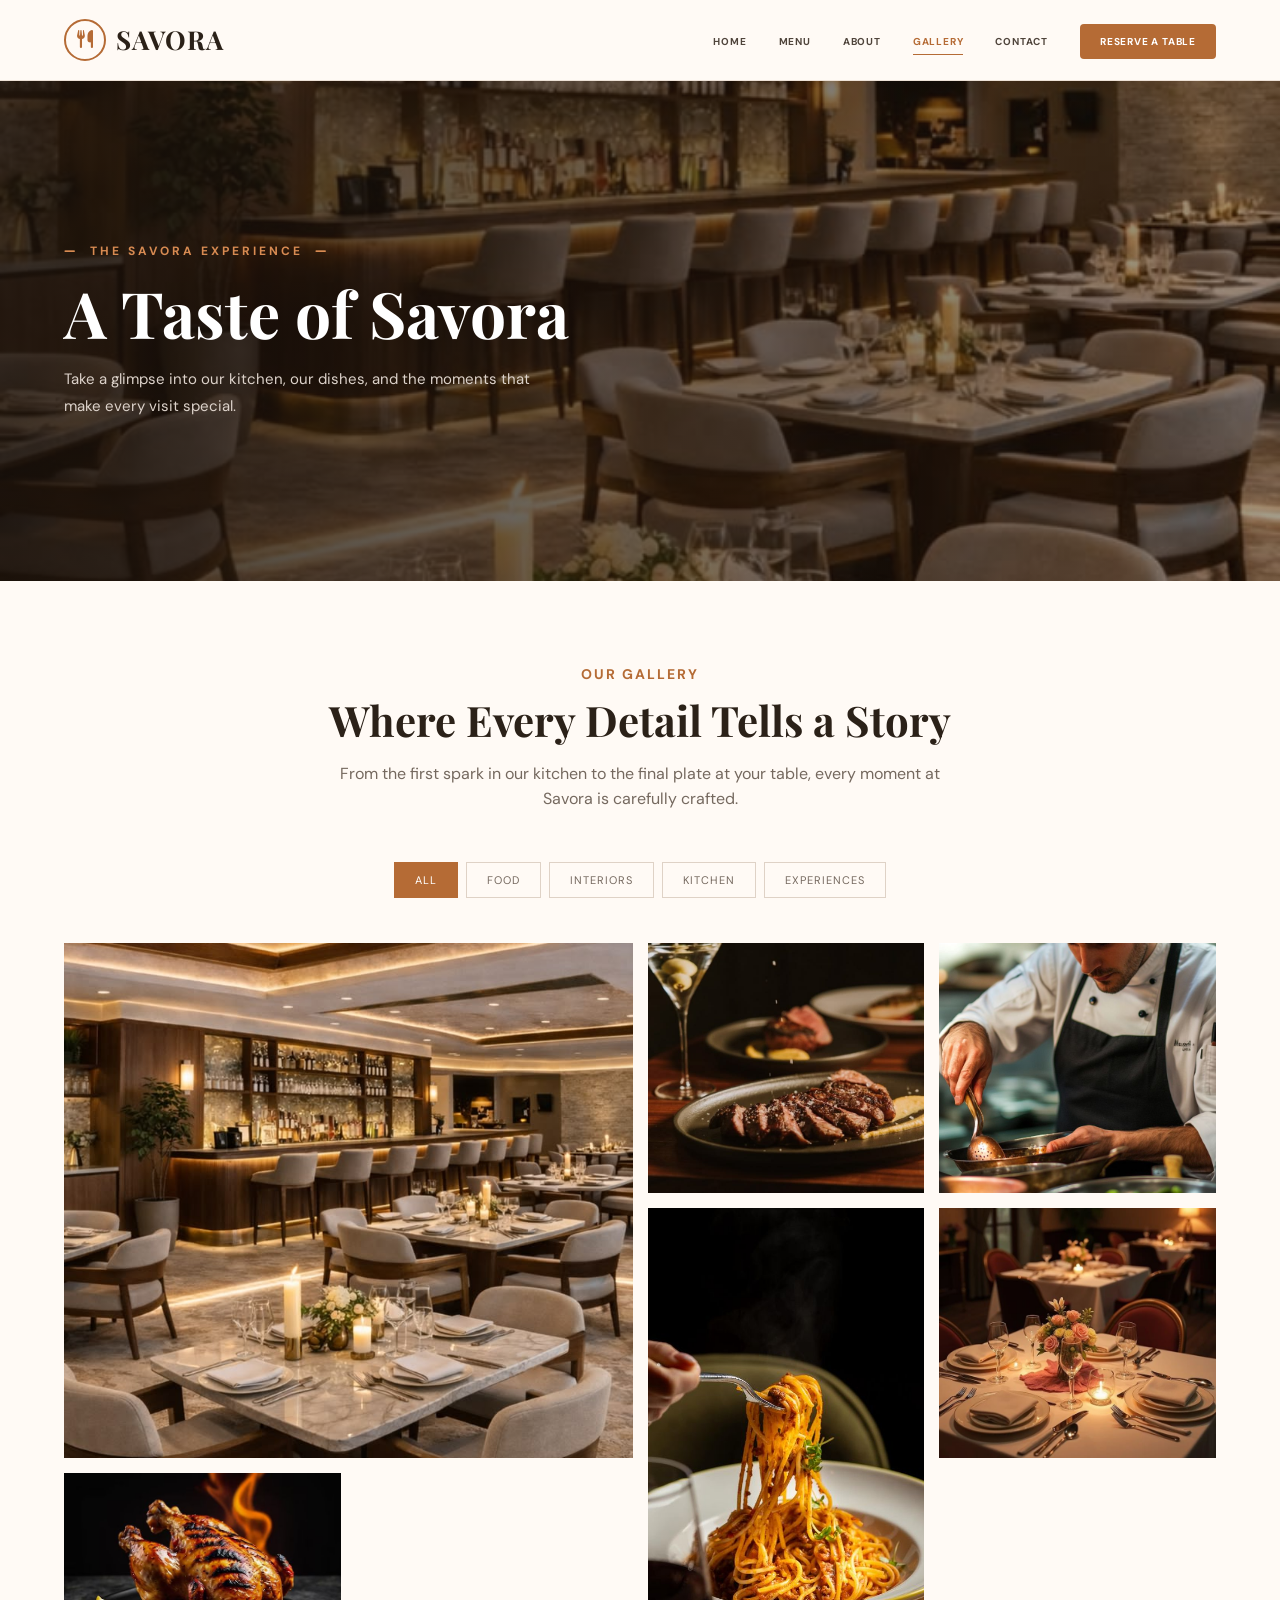
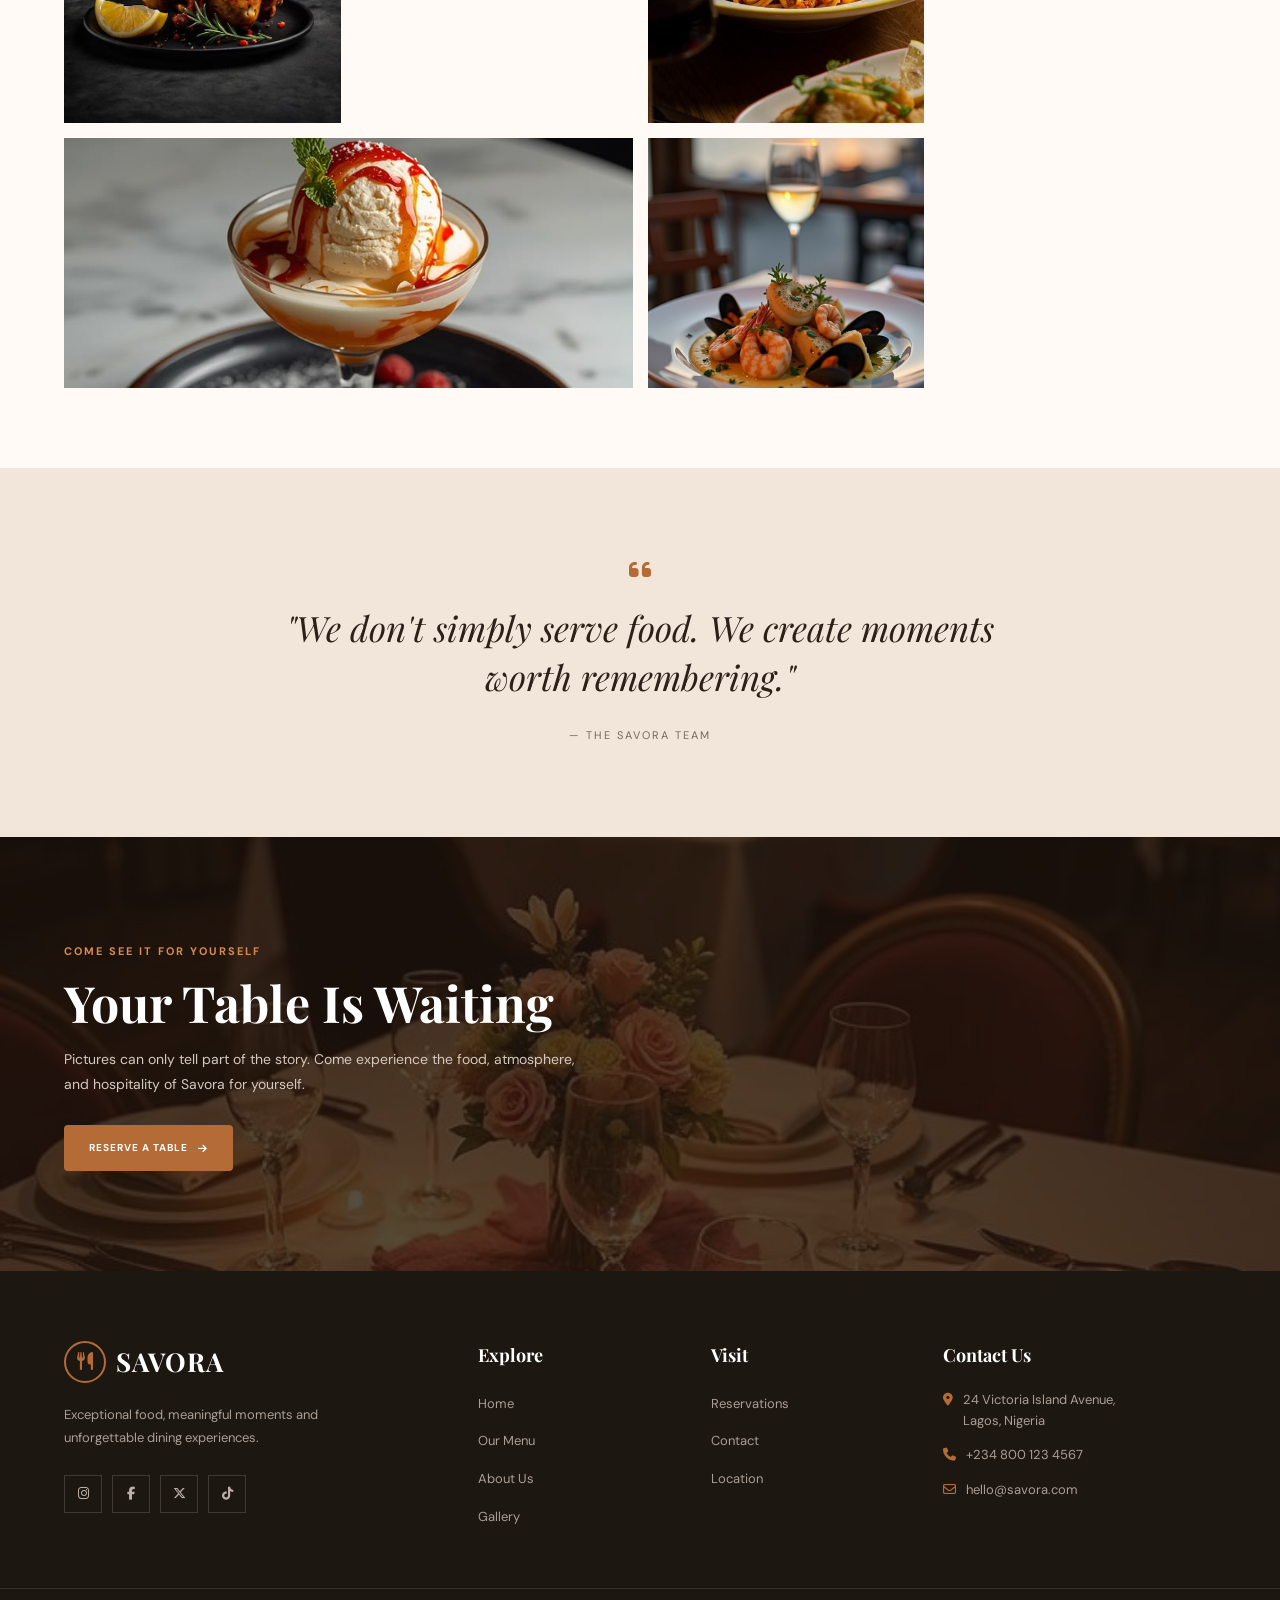
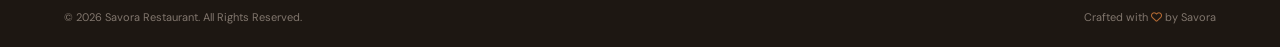
<file: projects/savora/gallery.html>
<!DOCTYPE html>
<html lang="en">

<head>

    <meta charset="UTF-8">

    <meta name="viewport" content="width=device-width, initial-scale=1.0">

    <title>Gallery | Savora Restaurant</title>


    <!-- Font Awesome -->

    <link rel="stylesheet" href="https://cdnjs.cloudflare.com/ajax/libs/font-awesome/6.7.2/css/all.min.css">


    <!-- Main CSS -->

    <link rel="stylesheet" href="css/main.css">


    <!-- Navigation CSS -->

    <link rel="stylesheet" href="css/navbar.css">


    <!-- Gallery CSS -->

    <link rel="stylesheet" href="css/gallery.css">


    <!-- Footer CSS -->

    <link rel="stylesheet" href="css/footer.css">

</head>


<body>


    <!-- ================================
         NAVIGATION
    ================================= -->

    <header class="navbar">

        <div class="navbar-container">


            <a href="index.html" class="logo">

                <div class="logo-icon">

                    <i class="fa-solid fa-utensils"></i>

                </div>

                <span class="logo-text">
                    SAVORA
                </span>

            </a>


            <nav class="main-nav">

                <ul class="nav-links">

                    <li>
                        <a href="index.html">
                            Home
                        </a>
                    </li>

                    <li>
                        <a href="menu.html">
                            Menu
                        </a>
                    </li>

                    <li>
                        <a href="about.html">
                            About
                        </a>
                    </li>

                    <li>
                        <a href="gallery.html" class="active">
                            Gallery
                        </a>
                    </li>

                    <li>
                        <a href="contact.html">
                            Contact
                        </a>
                    </li>

                    <li>
                        <a href="reservations.html" class="nav-button">
                            Reserve a Table
                        </a>
                    </li>

                </ul>

            </nav>


            <div class="menu-icon">

                <i class="fa-solid fa-bars"></i>

            </div>

        </div>

    </header>



    <main>


        <!-- ================================
             GALLERY HERO
        ================================= -->

        <section class="gallery-hero">

            <div class="gallery-hero-overlay"></div>


            <div class="container">

                <div class="gallery-hero-content fade-up">

                    <span class="gallery-eyebrow">

                        <i class="fa-solid fa-minus"></i>

                        The Savora Experience

                        <i class="fa-solid fa-minus"></i>

                    </span>


                    <h1>
                        A Taste of
                        Savora
                    </h1>


                    <p>
                        Take a glimpse into our kitchen,
                        our dishes, and the moments that make
                        every visit special.
                    </p>

                </div>

            </div>

        </section>



        <!-- ================================
             GALLERY INTRO
        ================================= -->

        <section class="section gallery-intro">

            <div class="container">

                <div class="section-heading">

                    <span>
                        Our Gallery
                    </span>

                    <h2>
                        Where Every Detail
                        Tells a Story
                    </h2>

                    <p>
                        From the first spark in our kitchen to
                        the final plate at your table, every
                        moment at Savora is carefully crafted.
                    </p>

                </div>



                <!-- Gallery Categories -->

                <div class="gallery-filters">

                    <button class="filter-button filter-active" data-filter="all">
                        All
                    </button>

                    <button class="filter-button" data-filter="food">
                        Food
                    </button>

                    <button class="filter-button" data-filter="interiors">
                        Interiors
                    </button>

                    <button class="filter-button" data-filter="kitchen">
                        Kitchen
                    </button>

                    <button class="filter-button" data-filter="experiences">
                        Experiences
                    </button>

                </div>



                <!-- ================================
                     GALLERY GRID
                ================================= -->

                <div class="gallery-grid">


                    <!-- Image 1 -->

                    <div class="gallery-item gallery-large" data-category="interiors">

                        <img src="assets/gallery/gallery-interior.jpg" alt="Elegant Savora restaurant interior">

                        <div class="gallery-overlay">

                            <div>

                                <span>
                                    Interiors
                                </span>

                                <h3>
                                    The Savora Dining Room
                                </h3>

                            </div>

                            <i class="fa-solid fa-arrow-up-right-from-square"></i>

                        </div>

                    </div>



                    <!-- Image 2 -->

                    <div class="gallery-item" data-category="food">

                        <img src="assets/food/steak.jpg" alt="Savora signature steak">

                        <div class="gallery-overlay">

                            <div>

                                <span>
                                    Food
                                </span>

                                <h3>
                                    Signature Steak
                                </h3>

                            </div>

                            <i class="fa-solid fa-arrow-up-right-from-square"></i>

                        </div>

                    </div>



                    <!-- Image 3 -->

                    <div class="gallery-item" data-category="kitchen">

                        <img src="assets/gallery/gallery-chef.jpg" alt="Savora chef preparing a dish">

                        <div class="gallery-overlay">

                            <div>

                                <span>
                                    Kitchen
                                </span>

                                <h3>
                                    Crafted With Passion
                                </h3>

                            </div>

                            <i class="fa-solid fa-arrow-up-right-from-square"></i>

                        </div>

                    </div>



                    <!-- Image 4 -->

                    <div class="gallery-item gallery-tall" data-category="food">

                        <img src="assets/food/pasta.jpg" alt="Fresh pasta dish">

                        <div class="gallery-overlay">

                            <div>

                                <span>
                                    Food
                                </span>

                                <h3>
                                    Handmade Pasta
                                </h3>

                            </div>

                            <i class="fa-solid fa-arrow-up-right-from-square"></i>

                        </div>

                    </div>



                    <!-- Image 5 -->

                    <div class="gallery-item" data-category="experiences">

                        <img src="assets/gallery/gallery-dining.jpg" alt="Elegant dining table at Savora">

                        <div class="gallery-overlay">

                            <div>

                                <span>
                                    Experiences
                                </span>

                                <h3>
                                    An Evening at Savora
                                </h3>

                            </div>

                            <i class="fa-solid fa-arrow-up-right-from-square"></i>

                        </div>

                    </div>



                    <!-- Image 6 -->

                    <div class="gallery-item" data-category="food">

                        <img src="assets/food/chicken.jpg" alt="Savora roasted chicken dish">

                        <div class="gallery-overlay">

                            <div>

                                <span>
                                    Food
                                </span>

                                <h3>
                                    Roasted Chicken
                                </h3>

                            </div>

                            <i class="fa-solid fa-arrow-up-right-from-square"></i>

                        </div>

                    </div>



                    <!-- Image 7 -->

                    <div class="gallery-item gallery-wide" data-category="food">

                        <img src="assets/gallery/gallery-dessert.jpg" alt="Elegant Savora dessert">

                        <div class="gallery-overlay">

                            <div>

                                <span>
                                    Food
                                </span>

                                <h3>
                                    The Perfect Finish
                                </h3>

                            </div>

                            <i class="fa-solid fa-arrow-up-right-from-square"></i>

                        </div>

                    </div>



                    <!-- Image 8 -->

                    <div class="gallery-item" data-category="food">

                        <img src="assets/food/seafood.jpg" alt="Fresh seafood dish">

                        <div class="gallery-overlay">

                            <div>

                                <span>
                                    Food
                                </span>

                                <h3>
                                    Ocean's Finest
                                </h3>

                            </div>

                            <i class="fa-solid fa-arrow-up-right-from-square"></i>

                        </div>

                    </div>


                </div>

            </div>

        </section>



        <!-- ================================
             GALLERY QUOTE
        ================================= -->

        <section class="gallery-quote">

            <div class="container">

                <div class="quote-content">

                    <i class="fa-solid fa-quote-left"></i>


                    <blockquote>
                        "We don't simply serve food.
                        We create moments worth remembering."
                    </blockquote>


                    <span>
                        — The Savora Team
                    </span>

                </div>

            </div>

        </section>



        <!-- ================================
             RESERVATION CTA
        ================================= -->

        <section class="gallery-cta">

            <div class="gallery-cta-overlay"></div>


            <div class="container">

                <div class="gallery-cta-content">

                    <span>
                        Come See It For Yourself
                    </span>


                    <h2>
                        Your Table Is Waiting
                    </h2>


                    <p>
                        Pictures can only tell part of the story.
                        Come experience the food, atmosphere,
                        and hospitality of Savora for yourself.
                    </p>


                    <a href="reservations.html" class="btn btn-primary">

                        Reserve a Table

                        <i class="fa-solid fa-arrow-right"></i>

                    </a>

                </div>

            </div>

        </section>


    </main>



    <!-- ================================
         FOOTER
    ================================= -->

    <footer class="footer">

        <div class="container footer-container">


            <div class="footer-brand">

                <a href="index.html" class="logo footer-logo">

                    <div class="logo-icon">

                        <i class="fa-solid fa-utensils"></i>

                    </div>

                    <span class="logo-text">
                        SAVORA
                    </span>

                </a>


                <p>
                    Exceptional food, meaningful moments and
                    unforgettable dining experiences.
                </p>


                <div class="social-links">

                    <a href="#">
                        <i class="fa-brands fa-instagram"></i>
                    </a>

                    <a href="#">
                        <i class="fa-brands fa-facebook-f"></i>
                    </a>

                    <a href="#">
                        <i class="fa-brands fa-x-twitter"></i>
                    </a>

                    <a href="#">
                        <i class="fa-brands fa-tiktok"></i>
                    </a>

                </div>

            </div>



            <div class="footer-column">

                <h3>
                    Explore
                </h3>

                <ul>

                    <li>
                        <a href="index.html">
                            Home
                        </a>
                    </li>

                    <li>
                        <a href="menu.html">
                            Our Menu
                        </a>
                    </li>

                    <li>
                        <a href="about.html">
                            About Us
                        </a>
                    </li>

                    <li>
                        <a href="gallery.html">
                            Gallery
                        </a>
                    </li>

                </ul>

            </div>



            <div class="footer-column">

                <h3>
                    Visit
                </h3>

                <ul>

                    <li>
                        <a href="reservations.html">
                            Reservations
                        </a>
                    </li>

                    <li>
                        <a href="contact.html">
                            Contact
                        </a>
                    </li>

                    <li>
                        <a href="contact.html">
                            Location
                        </a>
                    </li>

                </ul>

            </div>



            <div class="footer-column footer-contact">

                <h3>
                    Contact Us
                </h3>


                <p>

                    <i class="fa-solid fa-location-dot"></i>

                    <span>
                        24 Victoria Island Avenue,<br>
                        Lagos, Nigeria
                    </span>

                </p>


                <p>

                    <i class="fa-solid fa-phone"></i>

                    <span>
                        +234 800 123 4567
                    </span>

                </p>


                <p>

                    <i class="fa-regular fa-envelope"></i>

                    <span>
                        hello@savora.com
                    </span>

                </p>

            </div>


        </div>



        <div class="footer-bottom">

            <div class="container">

                <p>
                    © 2026 Savora Restaurant.
                    All Rights Reserved.
                </p>


                <p>
                    Crafted with
                    <i class="fa-regular fa-heart"></i>
                    by Savora
                </p>

            </div>

        </div>

    </footer>

    <script src="js/script.js"></script>


</body>

</html>
</file>
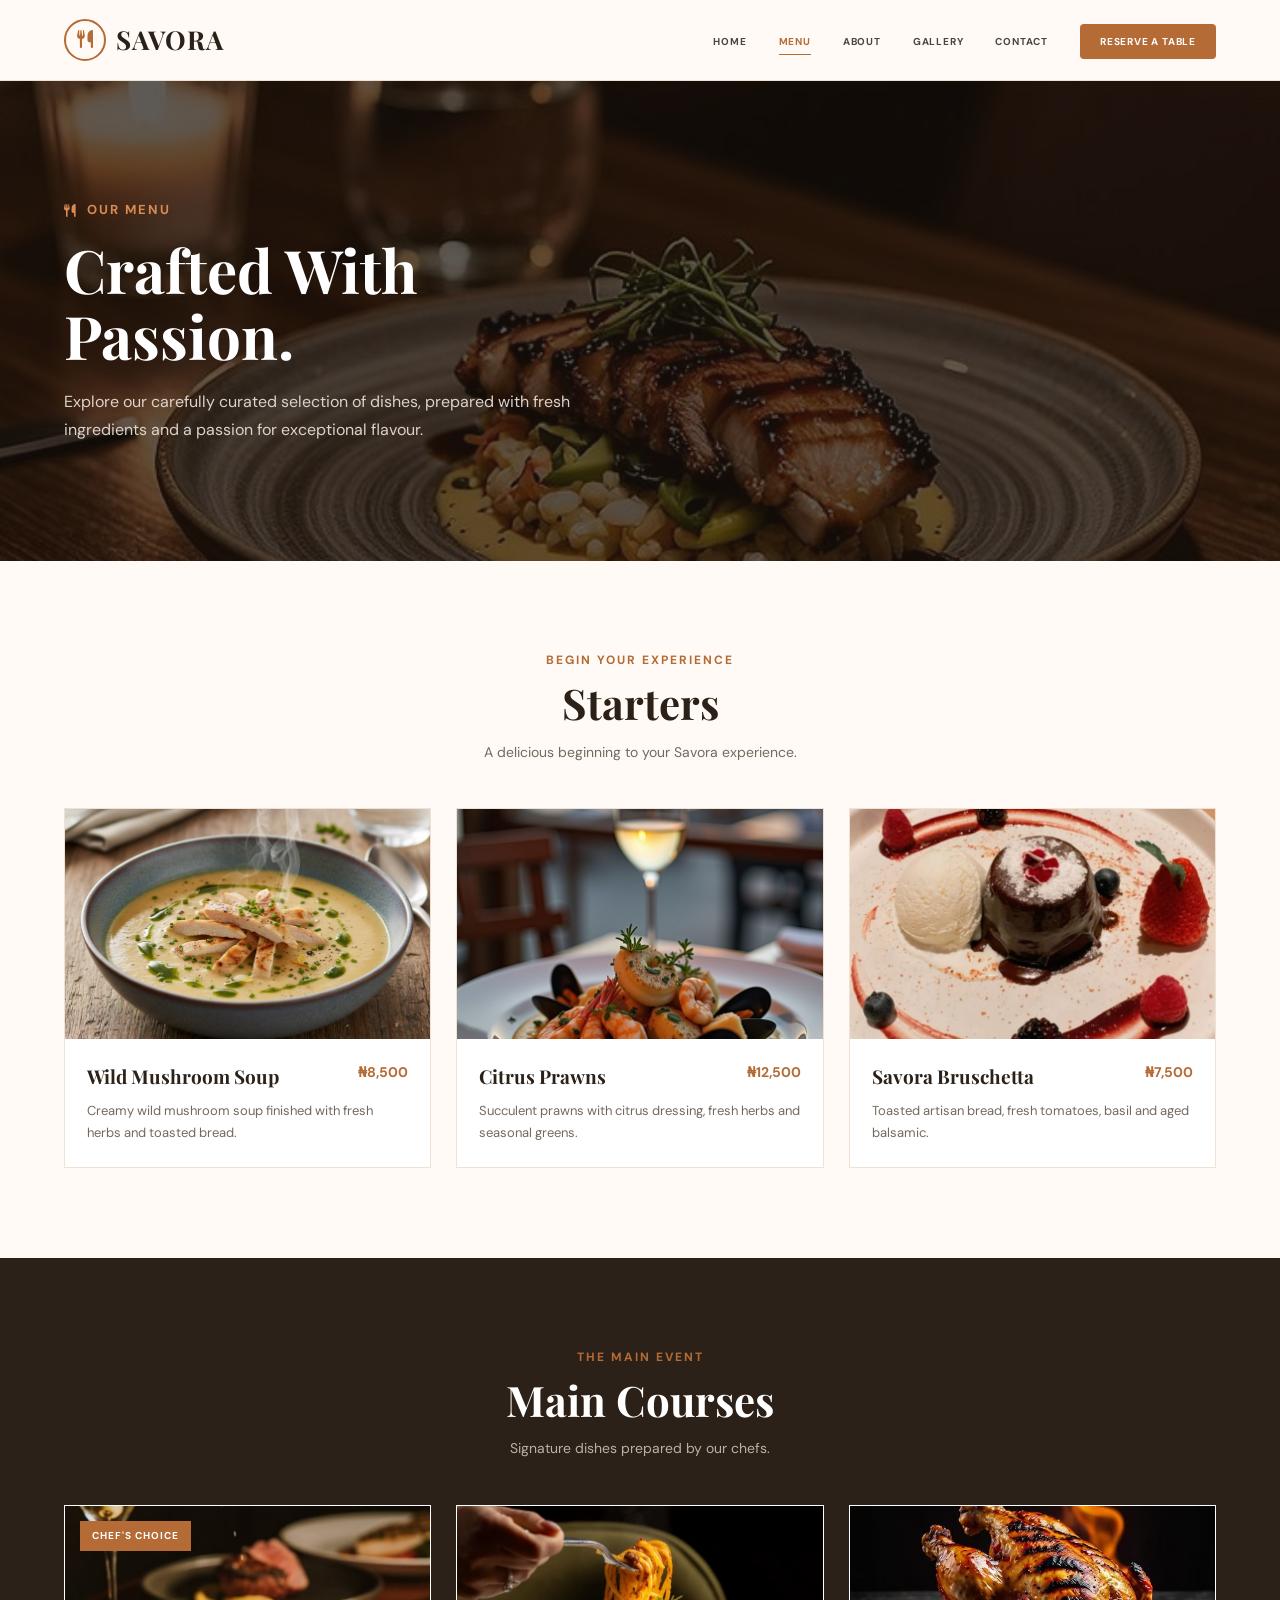
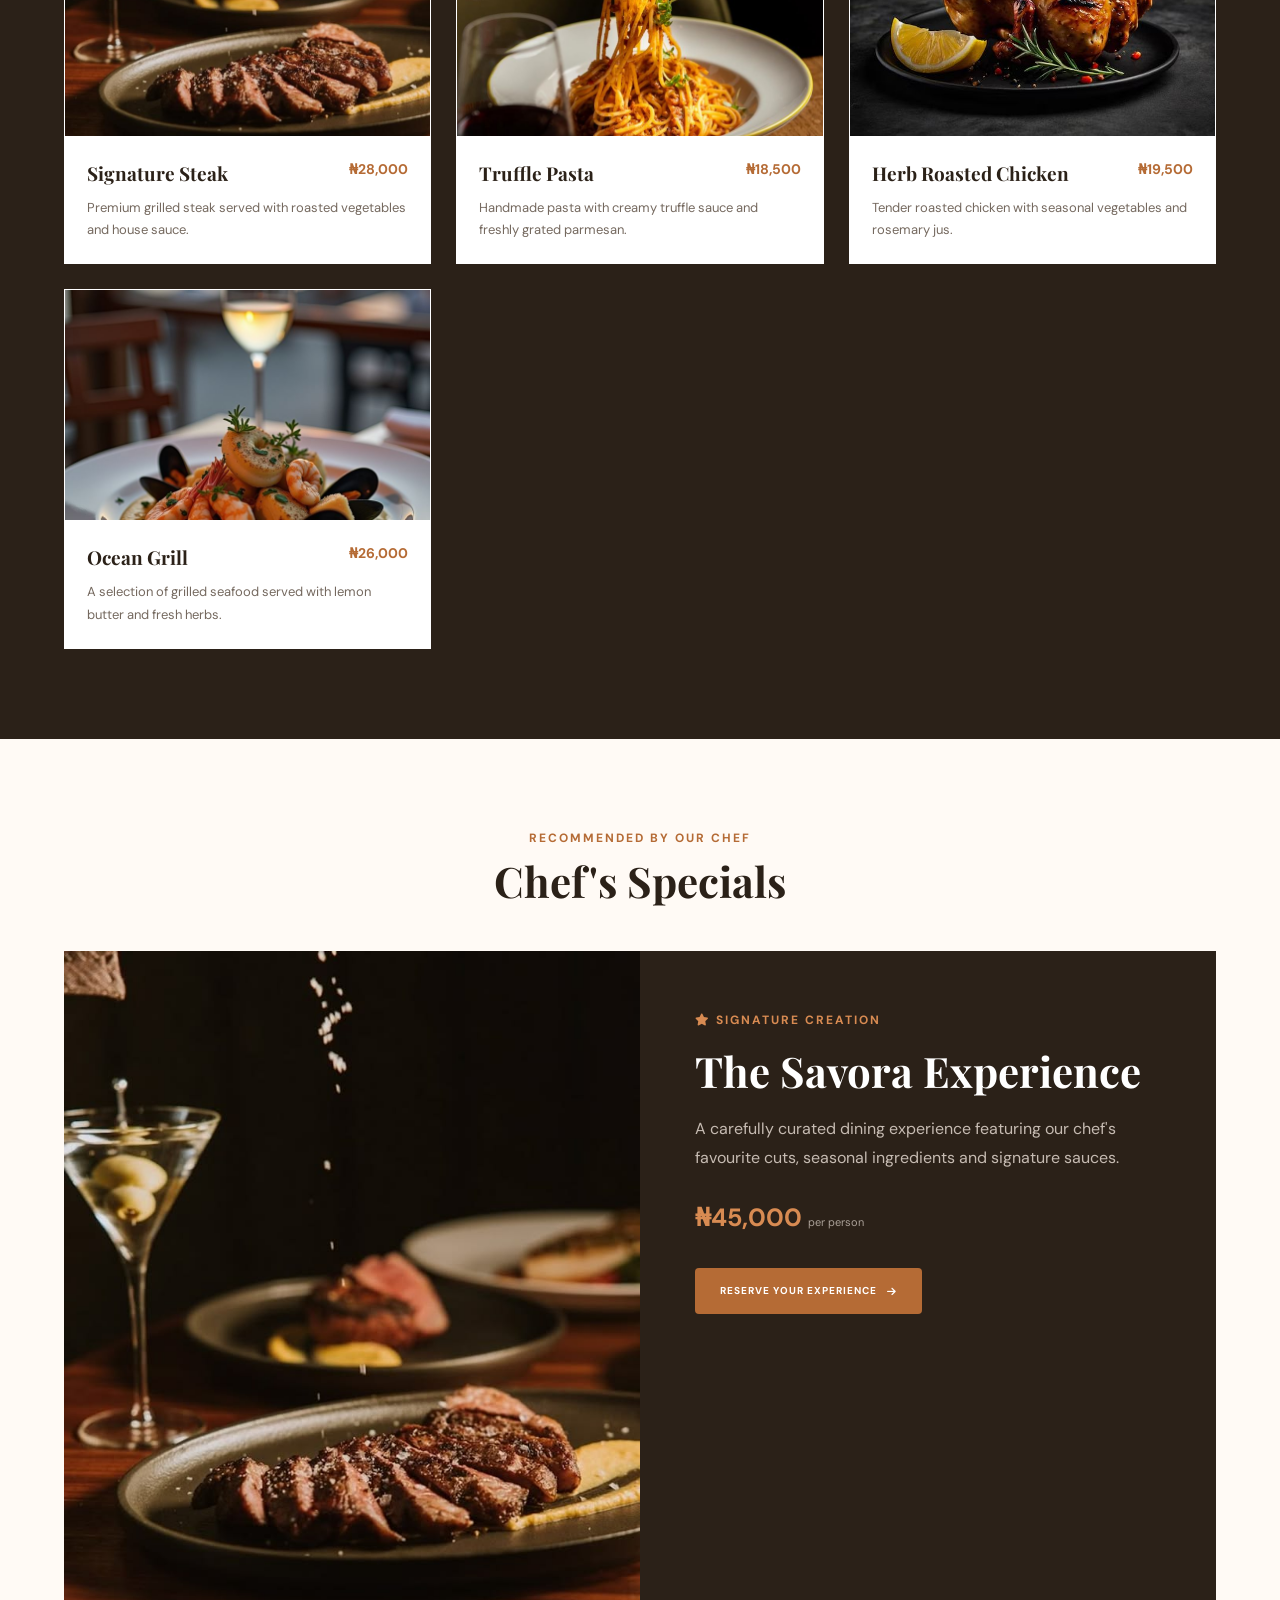
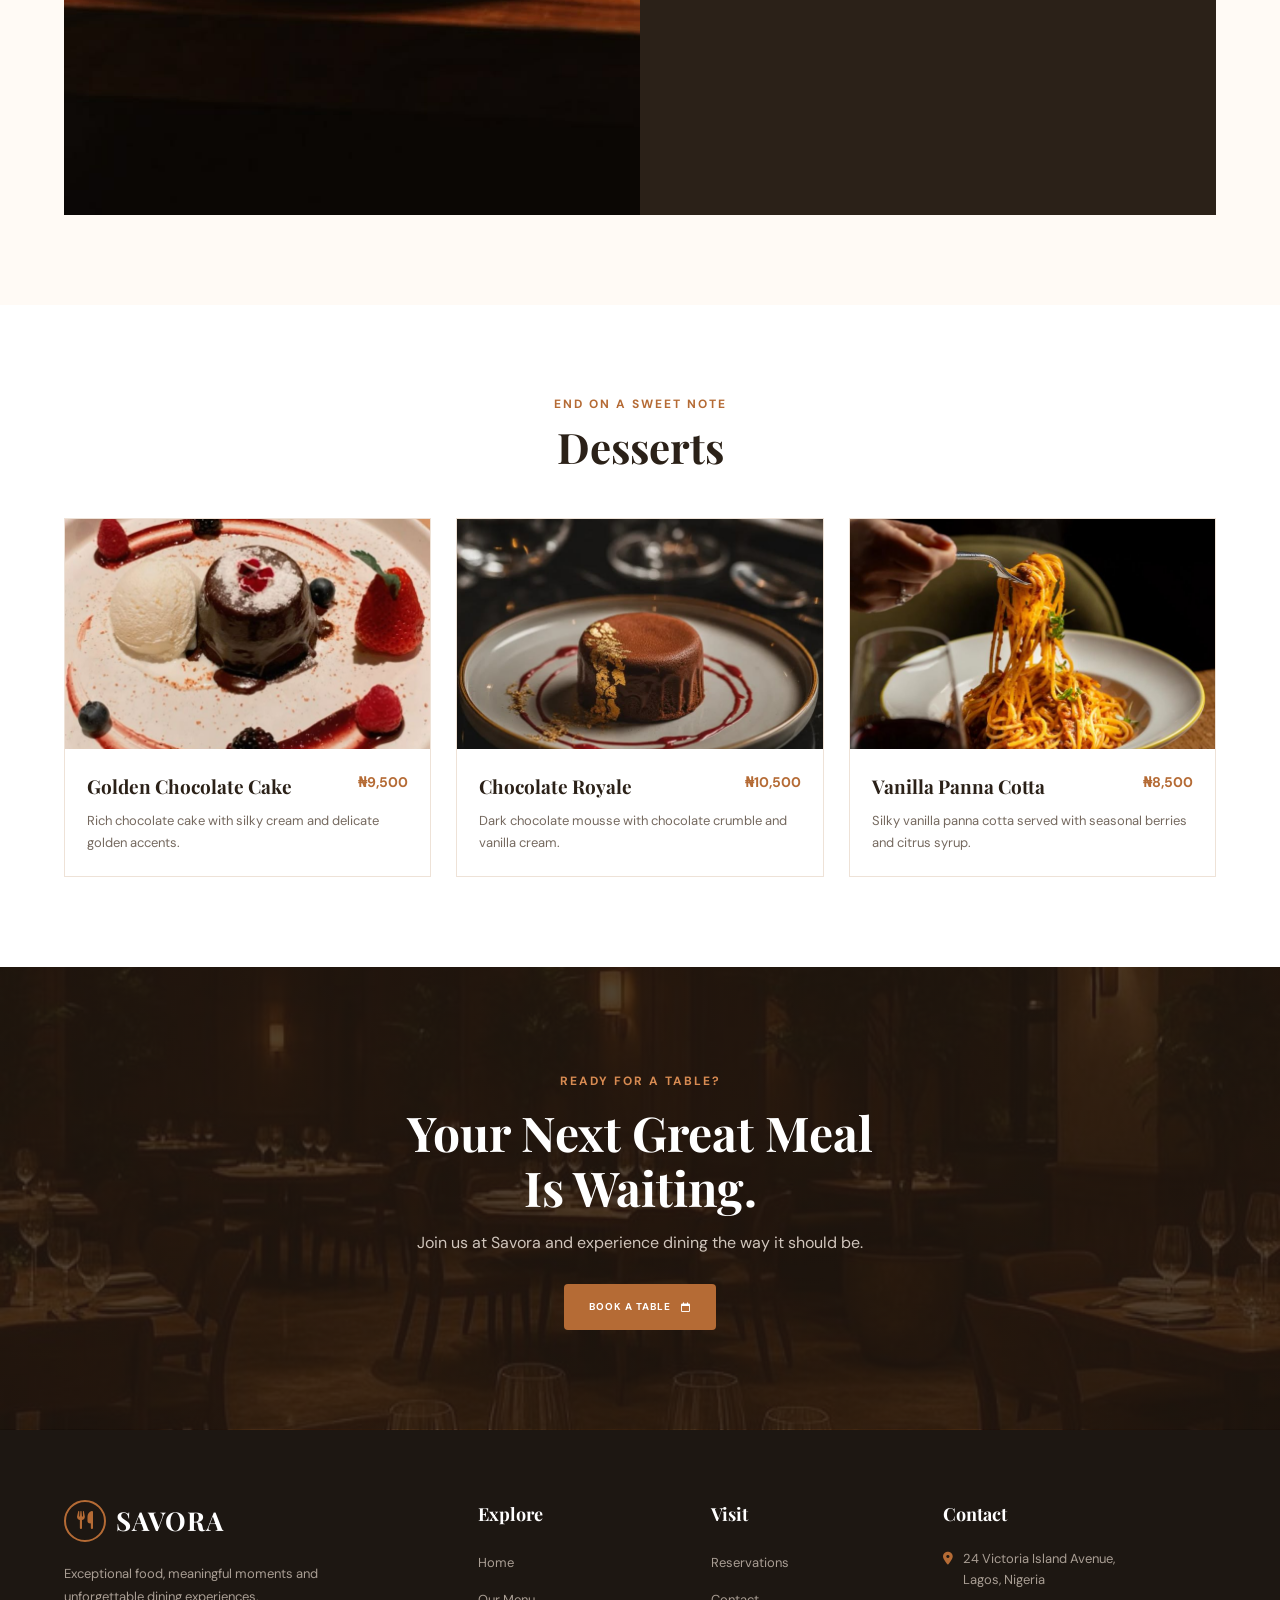
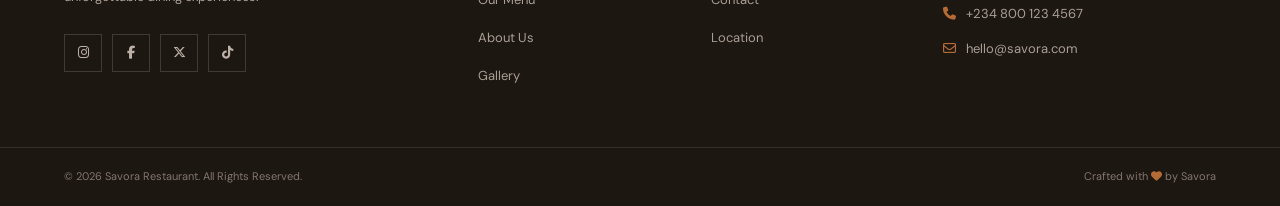
<file: projects/savora/menu.html>
<!DOCTYPE html>
<html lang="en">

<head>

    <meta charset="UTF-8">

    <meta name="viewport" content="width=device-width, initial-scale=1.0">

    <title>Menu | Savora Restaurant</title>

    <!-- Font Awesome -->
    <link
        rel="stylesheet"
        href="https://cdnjs.cloudflare.com/ajax/libs/font-awesome/6.7.2/css/all.min.css"
    >

    <!-- Main CSS -->
    <link rel="stylesheet" href="css/main.css">

    <!-- Navigation CSS -->
    <link rel="stylesheet" href="css/navbar.css">

    <!-- Menu CSS -->
    <link rel="stylesheet" href="css/menu.css">

    <!-- Footer CSS -->
    <link rel="stylesheet" href="css/footer.css">

</head>


<body>


    <!-- ================================
         NAVIGATION
    ================================= -->

    <header class="navbar">

        <div class="navbar-container">


            <a href="index.html" class="logo">

                <div class="logo-icon">
                    <i class="fa-solid fa-utensils"></i>
                </div>

                <span class="logo-text">
                    SAVORA
                </span>

            </a>


            <nav class="main-nav">

                <ul class="nav-links">

                    <li>
                        <a href="index.html">Home</a>
                    </li>

                    <li>
                        <a href="menu.html" class="active">Menu</a>
                    </li>

                    <li>
                        <a href="about.html">About</a>
                    </li>

                    <li>
                        <a href="gallery.html">Gallery</a>
                    </li>

                    <li>
                        <a href="contact.html">Contact</a>
                    </li>

                    <li>
                        <a
                            href="reservations.html"
                            class="nav-button"
                        >
                            Reserve a Table
                        </a>
                    </li>

                </ul>

            </nav>


            <div class="menu-icon">
                <i class="fa-solid fa-bars"></i>
            </div>

        </div>

    </header>


    <main>


        <!-- ================================
             MENU HERO
        ================================= -->

        <section class="page-hero">

            <div class="page-hero-overlay"></div>

            <div class="page-hero-content fade-up">

                <span>
                    <i class="fa-solid fa-utensils"></i>
                    Our Menu
                </span>

                <h1>
                    Crafted With<br>
                    Passion.
                </h1>

                <p>
                    Explore our carefully curated selection of
                    dishes, prepared with fresh ingredients and
                    a passion for exceptional flavour.
                </p>

            </div>

        </section>


        <!-- ================================
             STARTERS
        ================================= -->

        <section class="menu-section">

            <div class="container">

                <div class="menu-heading">

                    <span>
                        Begin Your Experience
                    </span>

                    <h2>
                        Starters
                    </h2>

                    <p>
                        A delicious beginning to your Savora
                        experience.
                    </p>

                </div>


                <div class="menu-grid">


                    <article class="menu-card">

                        <div class="menu-card-image">

                            <img
                                src="assets/food/soup.jpg"
                                alt="Creamy mushroom soup"
                            >

                        </div>

                        <div class="menu-card-content">

                            <div class="menu-card-title">

                                <h3>
                                    Wild Mushroom Soup
                                </h3>

                                <span>
                                    ₦8,500
                                </span>

                            </div>

                            <p>
                                Creamy wild mushroom soup finished
                                with fresh herbs and toasted bread.
                            </p>

                        </div>

                    </article>


                    <article class="menu-card">

                        <div class="menu-card-image">

                            <img
                                src="assets/food/seafood.jpg"
                                alt="Fresh seafood starter"
                            >

                        </div>

                        <div class="menu-card-content">

                            <div class="menu-card-title">

                                <h3>
                                    Citrus Prawns
                                </h3>

                                <span>
                                    ₦12,500
                                </span>

                            </div>

                            <p>
                                Succulent prawns with citrus dressing,
                                fresh herbs and seasonal greens.
                            </p>

                        </div>

                    </article>


                    <article class="menu-card">

                        <div class="menu-card-image">

                            <img
                                src="assets/food/dessert.jpg"
                                alt="Restaurant appetizer"
                            >

                        </div>

                        <div class="menu-card-content">

                            <div class="menu-card-title">

                                <h3>
                                    Savora Bruschetta
                                </h3>

                                <span>
                                    ₦7,500
                                </span>

                            </div>

                            <p>
                                Toasted artisan bread, fresh tomatoes,
                                basil and aged balsamic.
                            </p>

                        </div>

                    </article>

                </div>

            </div>

        </section>


        <!-- ================================
             MAIN COURSES
        ================================= -->

        <section class="menu-section menu-dark">

            <div class="container">

                <div class="menu-heading">

                    <span>
                        The Main Event
                    </span>

                    <h2>
                        Main Courses
                    </h2>

                    <p>
                        Signature dishes prepared by our chefs.
                    </p>

                </div>


                <div class="menu-grid">


                    <article class="menu-card">

                        <div class="menu-card-image">

                            <img
                                src="assets/food/steak.jpg"
                                alt="Signature grilled steak"
                            >

                            <span class="menu-badge">
                                Chef's Choice
                            </span>

                        </div>

                        <div class="menu-card-content">

                            <div class="menu-card-title">

                                <h3>
                                    Signature Steak
                                </h3>

                                <span>
                                    ₦28,000
                                </span>

                            </div>

                            <p>
                                Premium grilled steak served with
                                roasted vegetables and house sauce.
                            </p>

                        </div>

                    </article>


                    <article class="menu-card">

                        <div class="menu-card-image">

                            <img
                                src="assets/food/pasta.jpg"
                                alt="Creamy truffle pasta"
                            >

                        </div>

                        <div class="menu-card-content">

                            <div class="menu-card-title">

                                <h3>
                                    Truffle Pasta
                                </h3>

                                <span>
                                    ₦18,500
                                </span>

                            </div>

                            <p>
                                Handmade pasta with creamy truffle
                                sauce and freshly grated parmesan.
                            </p>

                        </div>

                    </article>


                    <article class="menu-card">

                        <div class="menu-card-image">

                            <img
                                src="assets/food/chicken.jpg"
                                alt="Herb roasted chicken"
                            >

                        </div>

                        <div class="menu-card-content">

                            <div class="menu-card-title">

                                <h3>
                                    Herb Roasted Chicken
                                </h3>

                                <span>
                                    ₦19,500
                                </span>

                            </div>

                            <p>
                                Tender roasted chicken with seasonal
                                vegetables and rosemary jus.
                            </p>

                        </div>

                    </article>


                    <article class="menu-card">

                        <div class="menu-card-image">

                            <img
                                src="assets/food/seafood.jpg"
                                alt="Grilled seafood platter"
                            >

                        </div>

                        <div class="menu-card-content">

                            <div class="menu-card-title">

                                <h3>
                                    Ocean Grill
                                </h3>

                                <span>
                                    ₦26,000
                                </span>

                            </div>

                            <p>
                                A selection of grilled seafood served
                                with lemon butter and fresh herbs.
                            </p>

                        </div>

                    </article>

                </div>

            </div>

        </section>


        <!-- ================================
             CHEF'S SPECIALS
        ================================= -->

        <section class="menu-section">

            <div class="container">

                <div class="menu-heading">

                    <span>
                        Recommended By Our Chef
                    </span>

                    <h2>
                        Chef's Specials
                    </h2>

                </div>


                <div class="featured-dish">

                    <div class="featured-dish-image">

                        <img
                            src="assets/food/steak.jpg"
                            alt="Chef's signature steak"
                        >

                    </div>

                    <div class="featured-dish-content">

                        <span>
                            <i class="fa-solid fa-star"></i>
                            Signature Creation
                        </span>

                        <h2>
                            The Savora Experience
                        </h2>

                        <p>
                            A carefully curated dining experience
                            featuring our chef's favourite cuts,
                            seasonal ingredients and signature
                            sauces.
                        </p>

                        <div class="featured-price">
                            ₦45,000
                            <small>per person</small>
                        </div>

                        <a
                            href="reservations.html"
                            class="btn btn-primary"
                        >
                            Reserve Your Experience
                            <i class="fa-solid fa-arrow-right"></i>
                        </a>

                    </div>

                </div>

            </div>

        </section>


        <!-- ================================
             DESSERTS
        ================================= -->

        <section class="menu-section menu-desserts">

            <div class="container">

                <div class="menu-heading">

                    <span>
                        End On A Sweet Note
                    </span>

                    <h2>
                        Desserts
                    </h2>

                </div>


                <div class="menu-grid">


                    <article class="menu-card">

                        <div class="menu-card-image">

                            <img
                                src="assets/food/dessert.jpg"
                                alt="Golden chocolate cake"
                            >

                        </div>

                        <div class="menu-card-content">

                            <div class="menu-card-title">

                                <h3>
                                    Golden Chocolate Cake
                                </h3>

                                <span>
                                    ₦9,500
                                </span>

                            </div>

                            <p>
                                Rich chocolate cake with silky cream
                                and delicate golden accents.
                            </p>

                        </div>

                    </article>


                    <article class="menu-card">

                        <div class="menu-card-image">

                            <img
                                src="assets/food/chocolate-dessert.jpg"
                                alt="Chocolate dessert"
                            >

                        </div>

                        <div class="menu-card-content">

                            <div class="menu-card-title">

                                <h3>
                                    Chocolate Royale
                                </h3>

                                <span>
                                    ₦10,500
                                </span>

                            </div>

                            <p>
                                Dark chocolate mousse with chocolate
                                crumble and vanilla cream.
                            </p>

                        </div>

                    </article>


                    <article class="menu-card">

                        <div class="menu-card-image">

                            <img
                                src="assets/food/pasta.jpg"
                                alt="Restaurant dessert"
                            >

                        </div>

                        <div class="menu-card-content">

                            <div class="menu-card-title">

                                <h3>
                                    Vanilla Panna Cotta
                                </h3>

                                <span>
                                    ₦8,500
                                </span>

                            </div>

                            <p>
                                Silky vanilla panna cotta served with
                                seasonal berries and citrus syrup.
                            </p>

                        </div>

                    </article>

                </div>

            </div>

        </section>


        <!-- ================================
             RESERVATION CTA
        ================================= -->

        <section class="menu-cta">

            <div class="container">

                <div class="menu-cta-content">

                    <span>
                        Ready For A Table?
                    </span>

                    <h2>
                        Your Next Great Meal<br>
                        Is Waiting.
                    </h2>

                    <p>
                        Join us at Savora and experience dining
                        the way it should be.
                    </p>

                    <a
                        href="reservations.html"
                        class="btn btn-primary"
                    >
                        Book a Table
                        <i class="fa-regular fa-calendar"></i>
                    </a>

                </div>

            </div>

        </section>


    </main>


    <!-- ================================
         FOOTER
    ================================= -->

    <footer class="footer">

        <div class="container footer-container">


            <div class="footer-brand">

                <a
                    href="index.html"
                    class="logo footer-logo"
                >

                    <div class="logo-icon">
                        <i class="fa-solid fa-utensils"></i>
                    </div>

                    <span class="logo-text">
                        SAVORA
                    </span>

                </a>

                <p>
                    Exceptional food, meaningful moments and
                    unforgettable dining experiences.
                </p>


                <div class="social-links">

                    <a href="#">
                        <i class="fa-brands fa-instagram"></i>
                    </a>

                    <a href="#">
                        <i class="fa-brands fa-facebook-f"></i>
                    </a>

                    <a href="#">
                        <i class="fa-brands fa-x-twitter"></i>
                    </a>

                    <a href="#">
                        <i class="fa-brands fa-tiktok"></i>
                    </a>

                </div>

            </div>


            <div class="footer-column">

                <h3>
                    Explore
                </h3>

                <ul>

                    <li>
                        <a href="index.html">Home</a>
                    </li>

                    <li>
                        <a href="menu.html">Our Menu</a>
                    </li>

                    <li>
                        <a href="about.html">About Us</a>
                    </li>

                    <li>
                        <a href="gallery.html">Gallery</a>
                    </li>

                </ul>

            </div>


            <div class="footer-column">

                <h3>
                    Visit
                </h3>

                <ul>

                    <li>
                        <a href="reservations.html">
                            Reservations
                        </a>
                    </li>

                    <li>
                        <a href="contact.html">
                            Contact
                        </a>
                    </li>

                    <li>
                        <a href="contact.html">
                            Location
                        </a>
                    </li>

                </ul>

            </div>


            <div class="footer-column footer-contact">

                <h3>
                    Contact
                </h3>

                <p>
                    <i class="fa-solid fa-location-dot"></i>
                    24 Victoria Island Avenue,<br>
                    Lagos, Nigeria
                </p>

                <p>
                    <i class="fa-solid fa-phone"></i>
                    +234 800 123 4567
                </p>

                <p>
                    <i class="fa-regular fa-envelope"></i>
                    hello@savora.com
                </p>

            </div>

        </div>


        <div class="footer-bottom">

            <div class="container">

                <p>
                    © 2026 Savora Restaurant. All Rights Reserved.
                </p>

                <p>
                    Crafted with
                    <i class="fa-solid fa-heart"></i>
                    by Savora
                </p>

            </div>

        </div>

    </footer>

    <script src="js/script.js"></script>


</body>

</html>
</file>
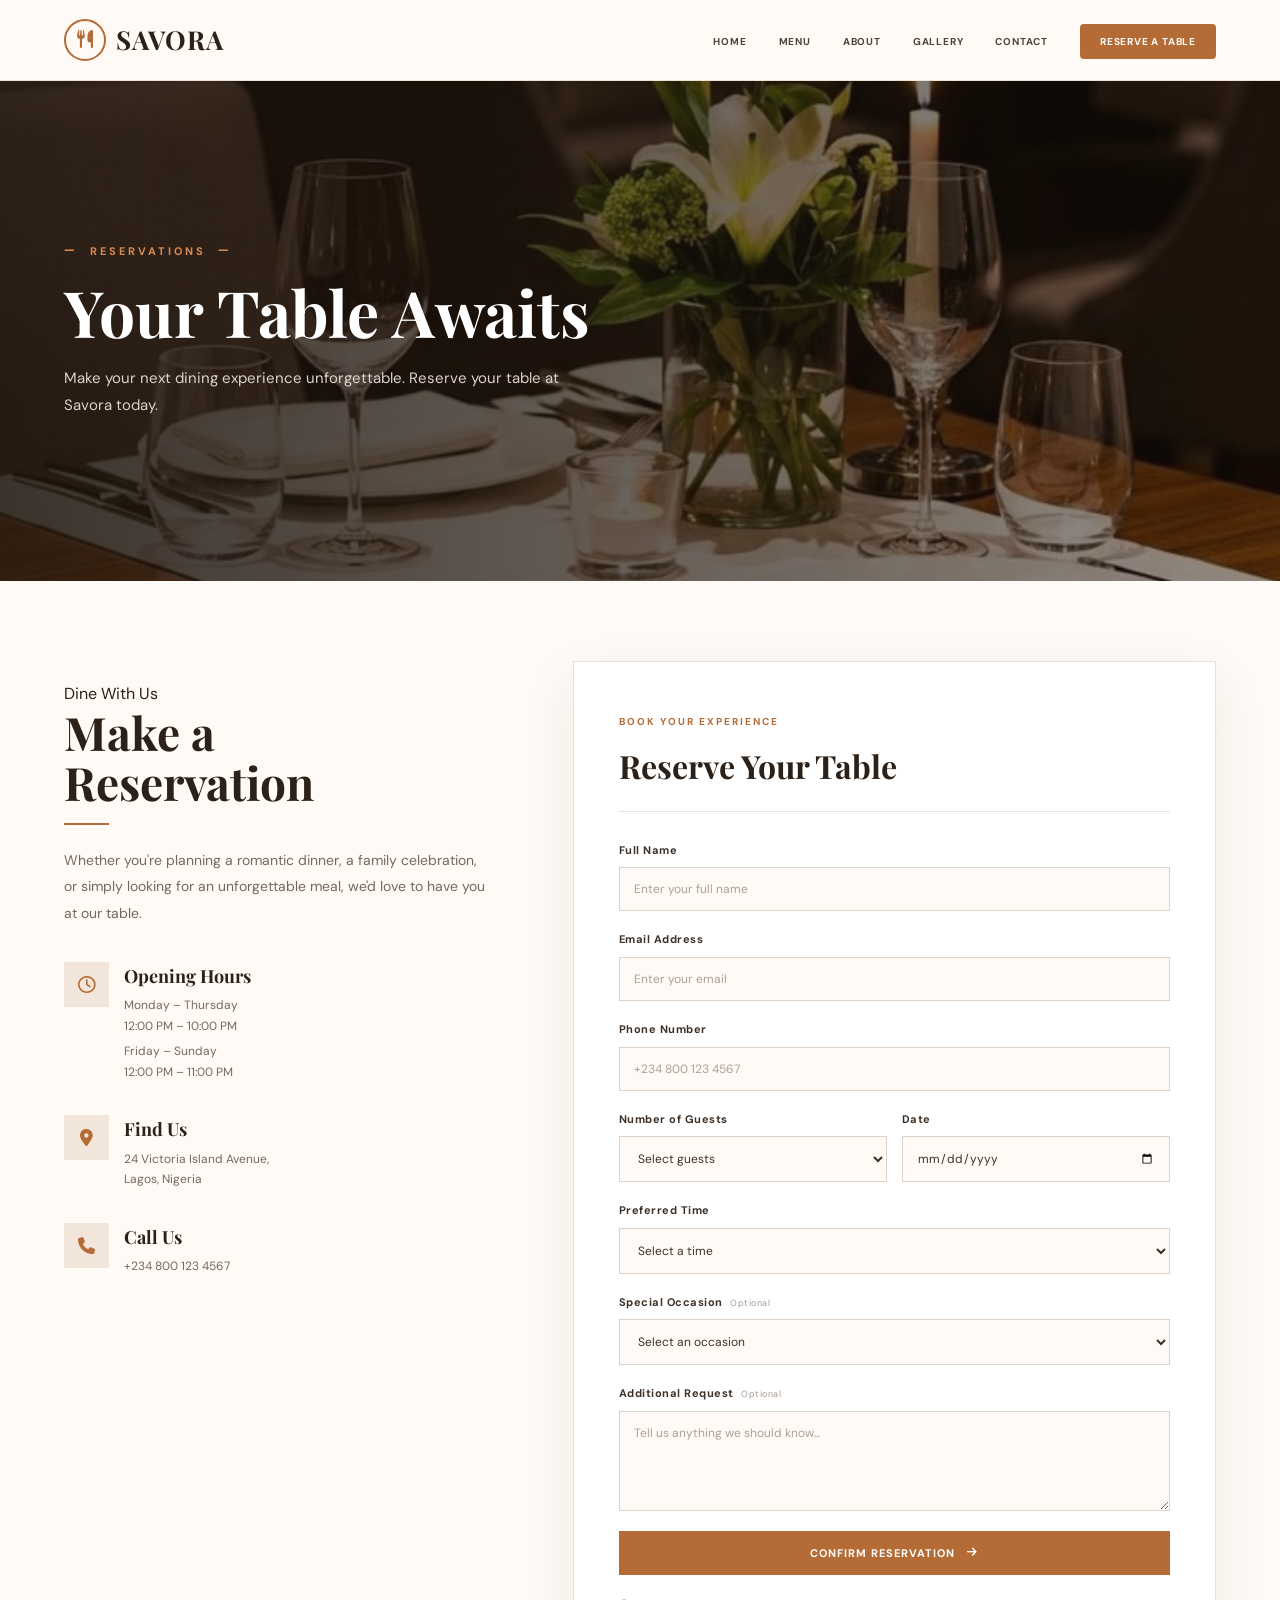
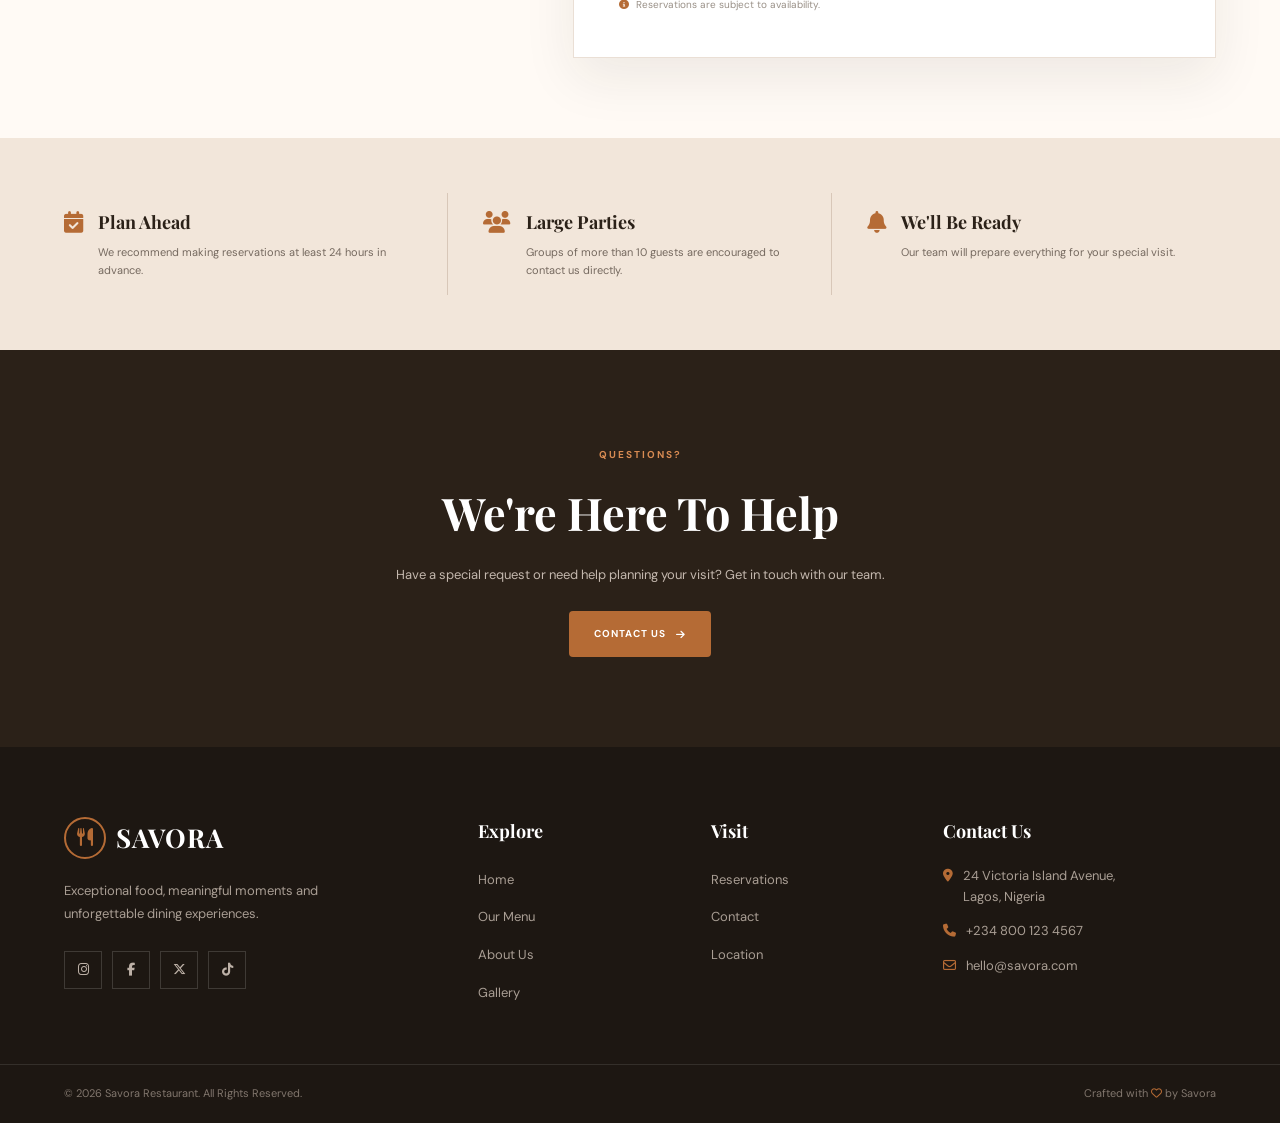
<file: projects/savora/reservations.html>
<!DOCTYPE html>
<html lang="en">

<head>

    <meta charset="UTF-8">

    <meta
        name="viewport"
        content="width=device-width, initial-scale=1.0"
    >

    <title>Reservations | Savora Restaurant</title>


    <!-- Font Awesome -->

    <link
        rel="stylesheet"
        href="https://cdnjs.cloudflare.com/ajax/libs/font-awesome/6.7.2/css/all.min.css"
    >


    <!-- Main CSS -->

    <link
        rel="stylesheet"
        href="css/main.css"
    >


    <!-- Navigation CSS -->

    <link
        rel="stylesheet"
        href="css/navbar.css"
    >


    <!-- Reservations CSS -->

    <link
        rel="stylesheet"
        href="css/reservations.css"
    >


    <!-- Footer CSS -->

    <link
        rel="stylesheet"
        href="css/footer.css"
    >

</head>


<body>


    <!-- =================================
         NAVIGATION
    ================================== -->

    <header class="navbar">

        <div class="navbar-container">


            <a href="index.html" class="logo">

                <div class="logo-icon">

                    <i class="fa-solid fa-utensils"></i>

                </div>

                <span class="logo-text">
                    SAVORA
                </span>

            </a>


            <nav class="main-nav">

                <ul class="nav-links">

                    <li>
                        <a href="index.html">
                            Home
                        </a>
                    </li>

                    <li>
                        <a href="menu.html">
                            Menu
                        </a>
                    </li>

                    <li>
                        <a href="about.html">
                            About
                        </a>
                    </li>

                    <li>
                        <a href="gallery.html">
                            Gallery
                        </a>
                    </li>

                    <li>
                        <a href="contact.html">
                            Contact
                        </a>
                    </li>

                    <li>

                        <a
                            href="reservations.html"
                            class="nav-button active"
                        >
                            Reserve a Table
                        </a>

                    </li>

                </ul>

            </nav>


            <div class="menu-icon">

                <i class="fa-solid fa-bars"></i>

            </div>

        </div>

    </header>



    <main>


        <!-- =================================
             RESERVATION HERO
        ================================== -->

        <section class="reservation-hero">

            <div class="reservation-hero-overlay"></div>


            <div class="container">

                <div class="reservation-hero-content fade-up">

                    <span>

                        <i class="fa-solid fa-minus"></i>

                        Reservations

                        <i class="fa-solid fa-minus"></i>

                    </span>


                    <h1>
                        Your Table
                        Awaits
                    </h1>


                    <p>
                        Make your next dining experience
                        unforgettable. Reserve your table
                        at Savora today.
                    </p>

                </div>

            </div>

        </section>



        <!-- =================================
             RESERVATION SECTION
        ================================== -->

        <section class="section reservation-section">

            <div class="container reservation-container">


                <!-- LEFT SIDE -->

                <div class="reservation-info">

                    <span class="section-label">
                        Dine With Us
                    </span>


                    <h2>
                        Make a
                        Reservation
                    </h2>


                    <div class="reservation-line"></div>


                    <p>
                        Whether you're planning a romantic
                        dinner, a family celebration, or simply
                        looking for an unforgettable meal,
                        we'd love to have you at our table.
                    </p>


                    <!-- Opening Hours -->

                    <div class="reservation-detail">

                        <div class="detail-icon">

                            <i class="fa-regular fa-clock"></i>

                        </div>


                        <div>

                            <h3>
                                Opening Hours
                            </h3>

                            <p>
                                Monday – Thursday
                                <br>
                                12:00 PM – 10:00 PM
                            </p>

                            <p>
                                Friday – Sunday
                                <br>
                                12:00 PM – 11:00 PM
                            </p>

                        </div>

                    </div>



                    <!-- Location -->

                    <div class="reservation-detail">

                        <div class="detail-icon">

                            <i class="fa-solid fa-location-dot"></i>

                        </div>


                        <div>

                            <h3>
                                Find Us
                            </h3>

                            <p>
                                24 Victoria Island Avenue,
                                <br>
                                Lagos, Nigeria
                            </p>

                        </div>

                    </div>



                    <!-- Phone -->

                    <div class="reservation-detail">

                        <div class="detail-icon">

                            <i class="fa-solid fa-phone"></i>

                        </div>


                        <div>

                            <h3>
                                Call Us
                            </h3>

                            <p>
                                +234 800 123 4567
                            </p>

                        </div>

                    </div>


                </div>



                <!-- RIGHT SIDE FORM -->

                <div class="reservation-form-wrapper">


                    <div class="reservation-form-header">

                        <span>
                            Book Your Experience
                        </span>

                        <h2>
                            Reserve Your Table
                        </h2>

                    </div>



                    <form
                        id="reservationForm"
                        class="reservation-form"
                    >


                        <!-- Name -->

                        <div class="form-group">

                            <label for="name">
                                Full Name
                            </label>

                            <input
                                type="text"
                                id="name"
                                name="name"
                                placeholder="Enter your full name"
                                required
                            >

                        </div>



                        <!-- Email -->

                        <div class="form-group">

                            <label for="email">
                                Email Address
                            </label>

                            <input
                                type="email"
                                id="email"
                                name="email"
                                placeholder="Enter your email"
                                required
                            >

                        </div>



                        <!-- Phone -->

                        <div class="form-group">

                            <label for="phone">
                                Phone Number
                            </label>

                            <input
                                type="tel"
                                id="phone"
                                name="phone"
                                placeholder="+234 800 123 4567"
                                required
                            >

                        </div>



                        <!-- Guests -->

                        <div class="form-row">


                            <div class="form-group">

                                <label for="guests">
                                    Number of Guests
                                </label>

                                <select
                                    id="guests"
                                    name="guests"
                                    required
                                >

                                    <option value="">
                                        Select guests
                                    </option>

                                    <option value="1">
                                        1 Guest
                                    </option>

                                    <option value="2">
                                        2 Guests
                                    </option>

                                    <option value="3">
                                        3 Guests
                                    </option>

                                    <option value="4">
                                        4 Guests
                                    </option>

                                    <option value="5">
                                        5 Guests
                                    </option>

                                    <option value="6">
                                        6 Guests
                                    </option>

                                    <option value="7">
                                        7 Guests
                                    </option>

                                    <option value="8">
                                        8 Guests
                                    </option>

                                    <option value="9">
                                        9 Guests
                                    </option>

                                    <option value="10">
                                        10+ Guests
                                    </option>

                                </select>

                            </div>



                            <div class="form-group">

                                <label for="date">
                                    Date
                                </label>

                                <input
                                    type="date"
                                    id="date"
                                    name="date"
                                    required
                                >

                            </div>


                        </div>



                        <!-- Time -->

                        <div class="form-group">

                            <label for="time">
                                Preferred Time
                            </label>

                            <select
                                id="time"
                                name="time"
                                required
                            >

                                <option value="">
                                    Select a time
                                </option>

                                <option value="12:00">
                                    12:00 PM
                                </option>

                                <option value="13:00">
                                    1:00 PM
                                </option>

                                <option value="14:00">
                                    2:00 PM
                                </option>

                                <option value="15:00">
                                    3:00 PM
                                </option>

                                <option value="17:00">
                                    5:00 PM
                                </option>

                                <option value="18:00">
                                    6:00 PM
                                </option>

                                <option value="19:00">
                                    7:00 PM
                                </option>

                                <option value="20:00">
                                    8:00 PM
                                </option>

                                <option value="21:00">
                                    9:00 PM
                                </option>

                                <option value="22:00">
                                    10:00 PM
                                </option>

                            </select>

                        </div>



                        <!-- Occasion -->

                        <div class="form-group">

                            <label for="occasion">
                                Special Occasion
                                <span>
                                    Optional
                                </span>
                            </label>

                            <select
                                id="occasion"
                                name="occasion"
                            >

                                <option value="">
                                    Select an occasion
                                </option>

                                <option value="birthday">
                                    Birthday
                                </option>

                                <option value="anniversary">
                                    Anniversary
                                </option>

                                <option value="date">
                                    Date Night
                                </option>

                                <option value="business">
                                    Business Dinner
                                </option>

                                <option value="celebration">
                                    Celebration
                                </option>

                                <option value="other">
                                    Other
                                </option>

                            </select>

                        </div>



                        <!-- Message -->

                        <div class="form-group">

                            <label for="message">
                                Additional Request
                                <span>
                                    Optional
                                </span>
                            </label>

                            <textarea
                                id="message"
                                name="message"
                                rows="4"
                                placeholder="Tell us anything we should know..."
                            ></textarea>

                        </div>



                        <!-- Submit -->

                        <button
                            type="submit"
                            class="reservation-submit"
                        >

                            Confirm Reservation

                            <i class="fa-solid fa-arrow-right"></i>

                        </button>


                        <p class="form-note">

                            <i class="fa-solid fa-circle-info"></i>

                            Reservations are subject to availability.

                        </p>


                        <!-- Success message -->

                        <div
                            id="reservationMessage"
                            class="reservation-message"
                        ></div>


                    </form>

                </div>


            </div>

        </section>



        <!-- =================================
             RESERVATION POLICY
        ================================== -->

        <section class="reservation-policy">

            <div class="container">

                <div class="policy-content">


                    <div class="policy-item">

                        <i class="fa-solid fa-calendar-check"></i>

                        <div>

                            <h3>
                                Plan Ahead
                            </h3>

                            <p>
                                We recommend making reservations
                                at least 24 hours in advance.
                            </p>

                        </div>

                    </div>



                    <div class="policy-item">

                        <i class="fa-solid fa-users"></i>

                        <div>

                            <h3>
                                Large Parties
                            </h3>

                            <p>
                                Groups of more than 10 guests
                                are encouraged to contact us
                                directly.
                            </p>

                        </div>

                    </div>



                    <div class="policy-item">

                        <i class="fa-solid fa-bell"></i>

                        <div>

                            <h3>
                                We'll Be Ready
                            </h3>

                            <p>
                                Our team will prepare everything
                                for your special visit.
                            </p>

                        </div>

                    </div>


                </div>

            </div>

        </section>



        <!-- =================================
             CTA
        ================================== -->

        <section class="reservation-cta">

            <div class="container">

                <div class="reservation-cta-content">

                    <span>
                        Questions?
                    </span>

                    <h2>
                        We're Here To Help
                    </h2>

                    <p>
                        Have a special request or need help
                        planning your visit? Get in touch with
                        our team.
                    </p>

                    <a
                        href="contact.html"
                        class="btn btn-primary"
                    >

                        Contact Us

                        <i class="fa-solid fa-arrow-right"></i>

                    </a>

                </div>

            </div>

        </section>


    </main>



    <!-- =================================
         FOOTER
    ================================== -->

    <footer class="footer">

        <div class="container footer-container">


            <div class="footer-brand">

                <a
                    href="index.html"
                    class="logo footer-logo"
                >

                    <div class="logo-icon">

                        <i class="fa-solid fa-utensils"></i>

                    </div>

                    <span class="logo-text">
                        SAVORA
                    </span>

                </a>


                <p>
                    Exceptional food, meaningful moments and
                    unforgettable dining experiences.
                </p>


                <div class="social-links">

                    <a href="#">
                        <i class="fa-brands fa-instagram"></i>
                    </a>

                    <a href="#">
                        <i class="fa-brands fa-facebook-f"></i>
                    </a>

                    <a href="#">
                        <i class="fa-brands fa-x-twitter"></i>
                    </a>

                    <a href="#">
                        <i class="fa-brands fa-tiktok"></i>
                    </a>

                </div>

            </div>



            <div class="footer-column">

                <h3>
                    Explore
                </h3>

                <ul>

                    <li>
                        <a href="index.html">
                            Home
                        </a>
                    </li>

                    <li>
                        <a href="menu.html">
                            Our Menu
                        </a>
                    </li>

                    <li>
                        <a href="about.html">
                            About Us
                        </a>
                    </li>

                    <li>
                        <a href="gallery.html">
                            Gallery
                        </a>
                    </li>

                </ul>

            </div>



            <div class="footer-column">

                <h3>
                    Visit
                </h3>

                <ul>

                    <li>
                        <a href="reservations.html">
                            Reservations
                        </a>
                    </li>

                    <li>
                        <a href="contact.html">
                            Contact
                        </a>
                    </li>

                    <li>
                        <a href="contact.html">
                            Location
                        </a>
                    </li>

                </ul>

            </div>



            <div class="footer-column footer-contact">

                <h3>
                    Contact Us
                </h3>


                <p>

                    <i class="fa-solid fa-location-dot"></i>

                    <span>
                        24 Victoria Island Avenue,
                        <br>
                        Lagos, Nigeria
                    </span>

                </p>


                <p>

                    <i class="fa-solid fa-phone"></i>

                    <span>
                        +234 800 123 4567
                    </span>

                </p>


                <p>

                    <i class="fa-regular fa-envelope"></i>

                    <span>
                        hello@savora.com
                    </span>

                </p>

            </div>


        </div>



        <div class="footer-bottom">

            <div class="container">

                <p>
                    © 2026 Savora Restaurant.
                    All Rights Reserved.
                </p>


                <p>
                    Crafted with
                    <i class="fa-regular fa-heart"></i>
                    by Savora
                </p>

            </div>

        </div>

    </footer>



    <!-- JavaScript -->

    <script src="js/script.js"></script>


</body>

</html>
</file>
<file: projects/ecommerce/css/style.css>
/* =========================================
   VÉRA — GLOBAL STYLES
   ========================================= */

/* ---------- RESET ---------- */

* {
    margin: 0;
    padding: 0;
    box-sizing: border-box;
}

html {
    scroll-behavior: smooth;
}

body {
    font-family: "DM Sans", sans-serif;
    background-color: #ffffff;
    color: #171717;
    line-height: 1.6;
}

a {
    text-decoration: none;
    color: inherit;
}

button {
    font-family: inherit;
}


/* =========================================
   ANNOUNCEMENT BAR
   ========================================= */

.announcement-bar {
    background-color: #171717;
    color: #ffffff;
    text-align: center;
    padding: 8px 20px;
    font-size: 12px;
    letter-spacing: 0.5px;
}

.announcement-bar p {
    margin: 0;
}


/* =========================================
   NAVBAR
   ========================================= */

.site-header {
    position: sticky;
    top: 0;
    z-index: 1000;
    background-color: #ffffff;
}

.navbar {
    width: 100%;
    max-width: 1400px;
    margin: 0 auto;

    min-height: 78px;
    padding: 0 40px;

    display: flex;
    align-items: center;
    justify-content: space-between;
}


/* =========================================
   LOGO
   ========================================= */

.logo {
    font-family: "Playfair Display", serif;
    font-size: 30px;
    font-weight: 600;
    letter-spacing: 5px;
    line-height: 1;
}


/* =========================================
   NAVIGATION LINKS
   ========================================= */

.nav-links {
    display: flex;
    align-items: center;
    gap: 38px;
}

.nav-links a {
    position: relative;

    font-size: 14px;
    font-weight: 500;
    color: #4a4a4a;

    padding: 8px 0;

    transition: color 0.3s ease;
}

.nav-links a::after {
    content: "";

    position: absolute;
    left: 0;
    bottom: 0;

    width: 0;
    height: 1px;

    background-color: #171717;

    transition: width 0.3s ease;
}

.nav-links a:hover {
    color: #171717;
}

.nav-links a:hover::after,
.nav-links a.active::after {
    width: 100%;
}

.nav-links a.active {
    color: #171717;
}


/* =========================================
   NAVIGATION ACTIONS
   ========================================= */

.nav-actions {
    display: flex;
    align-items: center;
    gap: 20px;
}

.nav-icon {
    position: relative;

    width: 38px;
    height: 38px;

    border: none;
    background: transparent;

    display: flex;
    align-items: center;
    justify-content: center;

    cursor: pointer;

    color: #222222;
    font-size: 16px;

    transition: transform 0.3s ease,
                color 0.3s ease;
}

.nav-icon:hover {
    color: #777777;
    transform: translateY(-2px);
}


/* =========================================
   CART BADGE
   ========================================= */

.cart-count {
    position: absolute;

    top: 1px;
    right: -2px;

    min-width: 16px;
    height: 16px;

    padding: 0 4px;

    background-color: #171717;
    color: #ffffff;

    border-radius: 50%;

    display: flex;
    align-items: center;
    justify-content: center;

    font-size: 9px;
    font-weight: 600;
    line-height: 1;
}


/* =========================================
   MOBILE MENU BUTTON
   ========================================= */

.menu-toggle {
    display: none;

    width: 38px;
    height: 38px;

    border: none;
    background: transparent;

    cursor: pointer;

    font-size: 18px;
    color: #171717;
}


/* =========================================
   FOOTER
   ========================================= */

.site-footer {
    margin-top: 100px;
    background-color: #171717;
    color: #ffffff;
}

.footer-content {
    max-width: 1400px;
    margin: 0 auto;

    padding: 70px 40px;

    display: grid;
    grid-template-columns: 2fr 1fr 1fr 1fr;
    gap: 50px;
}

.footer-brand .logo {
    display: inline-block;
    margin-bottom: 15px;
}

.footer-brand p {
    max-width: 260px;

    color: #b5b5b5;

    font-size: 14px;
    line-height: 1.7;
}

.footer-column {
    display: flex;
    flex-direction: column;
    gap: 10px;
}

.footer-column h3 {
    margin-bottom: 8px;

    font-size: 13px;
    font-weight: 600;

    text-transform: uppercase;
    letter-spacing: 1.5px;
}

.footer-column a {
    width: fit-content;

    color: #b5b5b5;

    font-size: 14px;

    transition: color 0.3s ease;
}

.footer-column a:hover {
    color: #ffffff;
}


/* =========================================
   SOCIAL LINKS
   ========================================= */

.social-links {
    display: flex;
    gap: 15px;
}

.social-links a {
    width: 36px;
    height: 36px;

    border: 1px solid #444444;
    border-radius: 50%;

    display: flex;
    align-items: center;
    justify-content: center;

    transition: background-color 0.3s ease,
                color 0.3s ease,
                border-color 0.3s ease;
}

.social-links a:hover {
    background-color: #ffffff;
    color: #171717;
    border-color: #ffffff;
}


/* =========================================
   FOOTER BOTTOM
   ========================================= */

.footer-bottom {
    border-top: 1px solid #333333;

    padding: 20px 40px;

    text-align: center;
}

.footer-bottom p {
    color: #777777;
    font-size: 12px;
}


/* =========================================
   RESPONSIVE NAVIGATION
   ========================================= */

@media (max-width: 768px) {

    .navbar {
        min-height: 68px;
        padding: 0 20px;
    }

    .menu-toggle {
        display: flex;
        align-items: center;
        justify-content: center;
    }

    .logo {
        font-size: 25px;
        letter-spacing: 4px;
    }

    .nav-links {
        position: absolute;

        top: 100%;
        left: 0;

        width: 100%;

        padding: 25px 20px;

        background-color: #ffffff;

        display: flex;
        flex-direction: column;
        align-items: flex-start;

        gap: 20px;

        border-top: 1px solid #eeeeee;

        transform: translateY(-20px);
        opacity: 0;
        visibility: hidden;

        transition: opacity 0.3s ease,
                    transform 0.3s ease,
                    visibility 0.3s ease;
    }

    .nav-links.show {
        transform: translateY(0);
        opacity: 1;
        visibility: visible;
    }

    .nav-actions {
        gap: 5px;
    }

    .nav-actions .nav-icon:nth-child(2) {
        display: none;
    }

    .announcement-bar {
        font-size: 11px;
        padding: 7px 15px;
    }


    /* Footer */

    .footer-content {
        grid-template-columns: 1fr 1fr;
        padding: 55px 25px;
        gap: 40px 25px;
    }

    .footer-brand {
        grid-column: 1 / -1;
    }

    .footer-bottom {
        padding: 18px 20px;
    }
}


@media (max-width: 480px) {

    .footer-content {
        grid-template-columns: 1fr;
    }

    .footer-brand {
        grid-column: auto;
    }

    .footer-column {
        gap: 8px;
    }
}

/* =========================================
   PRODUCT SECTION
   ========================================= */

.product-section {
    padding: 70px 40px 100px;
}

.product-container {
    max-width: 1300px;
    margin: 0 auto;

    display: grid;
    grid-template-columns: 1.2fr 0.8fr;
    gap: 80px;

    align-items: start;
}


/* =========================================
   PRODUCT GALLERY
   ========================================= */

.product-gallery {
    display: grid;
    grid-template-columns: 90px 1fr;
    gap: 18px;

    position: sticky;
    top: 120px;
}


/* ---------- Thumbnails ---------- */

.product-thumbnails {
    display: flex;
    flex-direction: column;
    gap: 12px;
}

.thumbnail {
    width: 90px;
    height: 110px;

    padding: 0;

    border: 1px solid #e5e5e5;

    background: #f5f5f5;

    cursor: pointer;

    overflow: hidden;

    transition: border-color 0.3s ease,
                opacity 0.3s ease;
}

.thumbnail:hover {
    border-color: #777777;
}

.thumbnail.active {
    border: 1px solid #171717;
}

.thumbnail img {
    width: 100%;
    height: 100%;

    object-fit: cover;

    display: block;
}


/* ---------- Main Image ---------- */

.main-product-image {
    position: relative;

    width: 100%;

    background-color: #f4f4f4;

    overflow: hidden;
}

.main-product-image img {
    display: block;

    width: 100%;
    height: 650px;

    object-fit: cover;

    transition: opacity 0.3s ease,
                transform 0.6s ease;
}

.main-product-image:hover img {
    transform: scale(1.025);
}


/* ---------- Wishlist ---------- */

.wishlist-button {
    position: absolute;

    top: 20px;
    right: 20px;

    width: 44px;
    height: 44px;

    border: none;
    border-radius: 50%;

    background-color: rgba(255, 255, 255, 0.95);

    display: flex;
    align-items: center;
    justify-content: center;

    cursor: pointer;

    font-size: 17px;

    transition: transform 0.3s ease,
                background-color 0.3s ease;
}

.wishlist-button:hover {
    transform: scale(1.08);
    background-color: #ffffff;
}


/* =========================================
   PRODUCT INFORMATION
   ========================================= */

.product-info {
    padding-top: 15px;
}

.product-category {
    margin-bottom: 12px;

    color: #777777;

    font-size: 11px;
    font-weight: 600;

    letter-spacing: 2px;
}

.product-info h1 {
    margin-bottom: 15px;

    font-family: "Playfair Display", serif;

    font-size: clamp(32px, 4vw, 48px);
    font-weight: 500;

    line-height: 1.15;
}


/* ---------- Rating ---------- */

.product-rating {
    display: flex;
    align-items: center;
    gap: 12px;

    margin-bottom: 22px;
}

.stars {
    display: flex;
    gap: 3px;

    color: #171717;

    font-size: 11px;
}

.product-rating span {
    color: #777777;
    font-size: 13px;
}


/* ---------- Price ---------- */

.product-price {
    margin-bottom: 25px;

    font-size: 21px;
    font-weight: 600;
}

.product-divider {
    width: 100%;
    height: 1px;

    background-color: #e8e8e8;

    margin-bottom: 25px;
}


/* ---------- Description ---------- */

.product-description {
    max-width: 540px;

    margin-bottom: 35px;

    color: #626262;

    font-size: 14px;
    line-height: 1.8;
}


/* =========================================
   PRODUCT OPTIONS
   ========================================= */

.product-option {
    margin-bottom: 30px;
}

.product-option h3 {
    margin-bottom: 13px;

    font-size: 13px;
    font-weight: 600;
}

.option-header {
    display: flex;
    align-items: center;
    justify-content: space-between;

    margin-bottom: 13px;
}

.option-header h3 {
    margin-bottom: 0;
}

.size-guide {
    border: none;
    background: transparent;

    color: #666666;

    font-size: 12px;

    text-decoration: underline;
    text-underline-offset: 3px;

    cursor: pointer;
}


/* ---------- Size Buttons ---------- */

.size-options {
    display: flex;
    gap: 10px;
}

.size-option {
    width: 58px;
    height: 48px;

    border: 1px solid #d8d8d8;

    background-color: #ffffff;

    color: #333333;

    font-size: 13px;

    cursor: pointer;

    transition: all 0.3s ease;
}

.size-option:hover {
    border-color: #171717;
}

.size-option.active {
    background-color: #171717;
    border-color: #171717;
    color: #ffffff;
}


/* =========================================
   QUANTITY SELECTOR
   ========================================= */

.quantity-selector {
    width: 140px;
    height: 48px;

    border: 1px solid #d8d8d8;

    display: flex;
    align-items: center;
    justify-content: space-between;
}

.quantity-selector button {
    width: 45px;
    height: 100%;

    border: none;
    background: transparent;

    cursor: pointer;

    color: #333333;

    transition: color 0.3s ease;
}

.quantity-selector button:hover {
    color: #999999;
}

.quantity-selector span {
    font-size: 14px;
}


/* =========================================
   ADD TO CART
   ========================================= */

.add-to-cart {
    width: 100%;
    min-height: 56px;

    margin-bottom: 30px;

    border: 1px solid #171717;

    background-color: #171717;
    color: #ffffff;

    display: flex;
    align-items: center;
    justify-content: center;

    gap: 12px;

    font-size: 13px;
    font-weight: 600;

    letter-spacing: 0.5px;

    cursor: pointer;

    transition: background-color 0.3s ease,
                color 0.3s ease,
                transform 0.3s ease;
}

.add-to-cart:hover {
    background-color: #ffffff;
    color: #171717;

    transform: translateY(-2px);
}


/* =========================================
   PRODUCT BENEFITS
   ========================================= */

.product-benefits {
    border-top: 1px solid #e8e8e8;
}

.benefit {
    display: flex;
    align-items: center;
    gap: 15px;

    padding: 18px 0;

    border-bottom: 1px solid #e8e8e8;
}

.benefit > i {
    width: 25px;

    color: #555555;

    font-size: 15px;
}

.benefit strong {
    display: block;

    margin-bottom: 2px;

    font-size: 12px;
    font-weight: 600;
}

.benefit p {
    color: #777777;

    font-size: 11px;
}

/* =========================================
   PRODUCT RESPONSIVE DESIGN
   ========================================= */

@media (max-width: 1000px) {

    .product-container {
        grid-template-columns: 1fr 1fr;
        gap: 40px;
    }

    .product-gallery {
        grid-template-columns: 65px 1fr;
        gap: 12px;
    }

    .thumbnail {
        width: 65px;
        height: 80px;
    }

    .main-product-image img {
        height: 550px;
    }

    .product-section {
        padding: 50px 25px 80px;
    }
}


@media (max-width: 768px) {

    .product-section {
        padding: 30px 20px 70px;
    }

    .product-container {
        grid-template-columns: 1fr;
        gap: 45px;
    }

    .product-gallery {
        position: static;

        grid-template-columns: 1fr;
        gap: 12px;
    }

    .main-product-image {
        order: 1;
    }

    .main-product-image img {
        height: 600px;
    }

    .product-thumbnails {
        order: 2;

        flex-direction: row;

        overflow-x: auto;
    }

    .thumbnail {
        flex: 0 0 75px;

        width: 75px;
        height: 90px;
    }

    .product-info {
        padding-top: 0;
    }

    .product-info h1 {
        font-size: 36px;
    }
}


@media (max-width: 480px) {

    .product-section {
        padding: 20px 15px 60px;
    }

    .main-product-image img {
        height: 500px;
    }

    .product-info h1 {
        font-size: 31px;
    }

    .product-description {
        font-size: 13px;
    }

    .size-option {
        width: 55px;
        height: 46px;
    }

    .wishlist-button {
        top: 15px;
        right: 15px;
    }
}

/* =========================================
   JAVASCRIPT INTERACTION STATES
   ========================================= */


/* ---------- Wishlist Active ---------- */

.wishlist-button.active {
    background-color: #171717;
    color: #ffffff;
}

.wishlist-button.active:hover {
    background-color: #333333;
}


/* ---------- Added To Cart ---------- */

.add-to-cart.added {
    background-color: #ffffff;
    color: #171717;

    border-color: #171717;
}


/* ---------- Cart Badge Animation ---------- */

.cart-count.bump {
    animation: cartBump 0.3s ease;
}

@keyframes cartBump {

    0% {
        transform: scale(1);
    }

    50% {
        transform: scale(1.35);
    }

    100% {
        transform: scale(1);
    }

}

/* =========================================
   RELATED PRODUCTS
   ========================================= */

.related-products {
    max-width: 1300px;

    margin: 0 auto;

    padding: 30px 40px 100px;
}


/* =========================================
   SECTION HEADING
   ========================================= */

.section-heading {
    display: flex;
    align-items: flex-end;
    justify-content: space-between;

    margin-bottom: 35px;
}

.section-label {
    margin-bottom: 8px;

    color: #777777;

    font-size: 10px;
    font-weight: 600;

    letter-spacing: 2px;
}

.section-heading h2 {
    font-family: "Playfair Display", serif;

    font-size: 32px;
    font-weight: 500;

    line-height: 1.2;
}

.view-all {
    display: flex;
    align-items: center;
    gap: 8px;

    padding-bottom: 4px;

    border-bottom: 1px solid #171717;

    font-size: 12px;

    transition: gap 0.3s ease;
}

.view-all:hover {
    gap: 13px;
}


/* =========================================
   PRODUCTS GRID
   ========================================= */

.products-grid {
    display: grid;

    grid-template-columns: repeat(4, 1fr);

    gap: 20px;
}


/* =========================================
   PRODUCT CARD
   ========================================= */

.product-card {
    min-width: 0;
}

.product-card-image {
    position: relative;

    width: 100%;

    aspect-ratio: 4 / 5;

    overflow: hidden;

    background-color: #f3f3f3;
}

.product-card-image img {
    display: block;

    width: 100%;
    height: 100%;

    object-fit: cover;

    transition: transform 0.6s ease;
}

.product-card:hover .product-card-image img {
    transform: scale(1.04);
}


/* =========================================
   PRODUCT TAG
   ========================================= */

.product-tag {
    position: absolute;

    top: 15px;
    left: 15px;

    padding: 6px 9px;

    background-color: #ffffff;

    font-size: 9px;
    font-weight: 600;

    letter-spacing: 1px;
}


/* =========================================
   QUICK WISHLIST
   ========================================= */

.quick-wishlist {
    position: absolute;

    top: 12px;
    right: 12px;

    width: 38px;
    height: 38px;

    border: none;
    border-radius: 50%;

    background-color: rgba(255, 255, 255, 0.95);

    display: flex;
    align-items: center;
    justify-content: center;

    cursor: pointer;

    font-size: 14px;

    opacity: 0;

    transform: translateY(-5px);

    transition: opacity 0.3s ease,
                transform 0.3s ease,
                background-color 0.3s ease,
                color 0.3s ease;
}

.product-card:hover .quick-wishlist {
    opacity: 1;

    transform: translateY(0);
}

.quick-wishlist:hover {
    background-color: #171717;
    color: #ffffff;
}


/* =========================================
   QUICK ADD
   ========================================= */

.quick-add {
    position: absolute;

    left: 12px;
    right: 12px;
    bottom: 12px;

    width: calc(100% - 24px);

    height: 44px;

    border: none;

    background-color: #ffffff;
    color: #171717;

    font-size: 11px;
    font-weight: 600;

    cursor: pointer;

    opacity: 0;

    transform: translateY(10px);

    transition: opacity 0.3s ease,
                transform 0.3s ease,
                background-color 0.3s ease;
}

.product-card:hover .quick-add {
    opacity: 1;

    transform: translateY(0);
}

.quick-add:hover {
    background-color: #171717;
    color: #ffffff;
}


/* =========================================
   PRODUCT CARD INFORMATION
   ========================================= */

.product-card-info {
    padding-top: 15px;
}

.product-card-info h3 {
    margin-bottom: 5px;

    font-size: 13px;
    font-weight: 500;
}

.product-card-info p {
    color: #666666;

    font-size: 13px;
}

/* =========================================
   RELATED PRODUCTS RESPONSIVE
   ========================================= */

@media (max-width: 1000px) {

    .related-products {
        padding: 20px 25px 80px;
    }

    .products-grid {
        grid-template-columns: repeat(2, 1fr);

        gap: 30px 15px;
    }

    .quick-wishlist {
        opacity: 1;
        transform: translateY(0);
    }

    .quick-add {
        opacity: 1;
        transform: translateY(0);
    }
}


@media (max-width: 600px) {

    .related-products {
        padding: 10px 15px 60px;
    }

    .section-heading {
        align-items: flex-end;

        margin-bottom: 25px;
    }

    .section-heading h2 {
        font-size: 27px;
    }

    .view-all {
        font-size: 11px;
    }

    .products-grid {
        gap: 25px 10px;
    }

    .product-card-info {
        padding-top: 10px;
    }

    .product-card-info h3 {
        font-size: 12px;
    }

    .product-card-info p {
        font-size: 12px;
    }

    .quick-add {
        left: 8px;
        right: 8px;
        bottom: 8px;

        width: calc(100% - 16px);

        height: 38px;
    }
}

/* =========================================
   RELATED WISHLIST ACTIVE STATE
   ========================================= */

.quick-wishlist.active {
    background-color: #171717;
    color: #ffffff;
}

.quick-wishlist.active i {
    font-weight: 900;
}

/* =========================================
   SEARCH OVERLAY
   ========================================= */

.search-overlay {
    position: fixed;

    inset: 0;

    z-index: 2000;

    background-color: rgba(0, 0, 0, 0.45);

    display: flex;
    justify-content: center;
    align-items: flex-start;

    padding-top: 100px;

    opacity: 0;
    visibility: hidden;

    transition: opacity 0.3s ease,
                visibility 0.3s ease;
}

.search-overlay.show {
    opacity: 1;
    visibility: visible;
}

.search-box {
    width: min(650px, calc(100% - 30px));

    background-color: #ffffff;

    padding: 30px;

    transform: translateY(-20px);

    transition: transform 0.3s ease;
}

.search-overlay.show .search-box {
    transform: translateY(0);
}

.search-header {
    display: flex;
    align-items: center;
    justify-content: space-between;

    margin-bottom: 25px;
}

.search-header h2 {
    font-family: "Playfair Display", serif;

    font-size: 28px;
    font-weight: 500;
}

.search-header button {
    width: 35px;
    height: 35px;

    border: none;

    background: transparent;

    cursor: pointer;

    font-size: 18px;
}

.search-input-wrapper {
    display: flex;
    align-items: center;

    gap: 12px;

    border-bottom: 1px solid #171717;

    padding: 12px 0;
}

.search-input-wrapper i {
    color: #777777;
}

.search-input-wrapper input {
    width: 100%;

    border: none;
    outline: none;

    font-family: inherit;
    font-size: 14px;
}

/* =========================================
   FINAL MOBILE POLISH
   ========================================= */

@media (max-width: 768px) {

    .product-rating {
        flex-wrap: wrap;
    }

    .add-to-cart {
        min-height: 54px;
    }

    .product-benefits {
        margin-top: 5px;
    }

    .search-overlay {
        padding-top: 70px;
    }

    .search-box {
        padding: 25px 20px;
    }

    .search-header h2 {
        font-size: 24px;
    }

}


@media (max-width: 400px) {

    .nav-actions {
        gap: 0;
    }

    .nav-icon {
        width: 34px;
        height: 34px;
    }

    .product-info h1 {
        font-size: 29px;
    }

}

/* =========================================
   NAVIGATION ICON TOOLTIPS
   ========================================= */

.nav-icon-wrapper {
    position: relative;

    display: flex;
    align-items: center;
    justify-content: center;
}


/* Tooltip */

.nav-tooltip {
    position: absolute;

    top: calc(100% + 8px);
    left: 50%;

    transform: translateX(-50%) translateY(-5px);

    padding: 6px 9px;

    background-color: #171717;
    color: #ffffff;

    white-space: nowrap;

    font-size: 10px;
    font-weight: 500;

    opacity: 0;
    visibility: hidden;

    pointer-events: none;

    transition:
        opacity 0.25s ease,
        transform 0.25s ease,
        visibility 0.25s ease;
}


/* Small arrow */

.nav-tooltip::before {
    content: "";

    position: absolute;

    top: -4px;
    left: 50%;

    transform: translateX(-50%) rotate(45deg);

    width: 8px;
    height: 8px;

    background-color: #171717;
}


/* Show tooltip on hover */

.nav-icon-wrapper:hover .nav-tooltip {
    opacity: 1;
    visibility: visible;

    transform: translateX(-50%) translateY(0);
}

@media (max-width: 768px) {

    .nav-tooltip {
        display: none;
    }

}

/* =========================================
   PAGE ENTRANCE ANIMATIONS
   ========================================= */

.product-gallery {
    animation: fadeUp 0.7s ease both;
}

.product-info {
    animation: fadeUp 0.7s ease 0.1s both;
}

.related-products {
    animation: fadeUp 0.7s ease 0.2s both;
}


@keyframes fadeUp {

    from {
        opacity: 0;
        transform: translateY(20px);
    }

    to {
        opacity: 1;
        transform: translateY(0);
    }

}

/* =========================================
   NAVIGATION ICON POLISH
   ========================================= */

.nav-icon-wrapper {
    transition: transform 0.3s ease;
}

.nav-icon-wrapper:hover {
    transform: translateY(-2px);
}

.nav-icon {
    transition:
        color 0.3s ease,
        transform 0.3s ease;
}

.nav-icon-wrapper:hover .nav-icon {
    color: #555555;
}

/* =========================================
   CUSTOM SCROLLBAR
   ========================================= */

.product-thumbnails::-webkit-scrollbar {
    height: 3px;
}

.product-thumbnails::-webkit-scrollbar-track {
    background: #eeeeee;
}

.product-thumbnails::-webkit-scrollbar-thumb {
    background: #777777;
}

/* =========================================
   SIZE GUIDE MODAL
   ========================================= */

.size-modal {
    position: fixed;

    inset: 0;

    z-index: 9998;

    background-color: rgba(0, 0, 0, 0.55);

    display: flex;
    align-items: center;
    justify-content: center;

    padding: 20px;

    opacity: 0;
    visibility: hidden;

    transition:
        opacity 0.3s ease,
        visibility 0.3s ease;
}

.size-modal.show {
    opacity: 1;
    visibility: visible;
}


.size-modal-content {
    width: min(600px, 100%);

    background-color: #ffffff;

    padding: 35px;

    transform: translateY(20px);

    transition: transform 0.3s ease;
}

.size-modal.show .size-modal-content {
    transform: translateY(0);
}


/* ---------- Modal Header ---------- */

.size-modal-header {
    display: flex;

    align-items: flex-start;
    justify-content: space-between;

    margin-bottom: 20px;
}

.size-modal-header h2 {
    margin-top: 5px;

    font-family: "Playfair Display", serif;

    font-size: 30px;
    font-weight: 500;
}

.size-modal-header button {
    width: 38px;
    height: 38px;

    border: none;

    background: transparent;

    cursor: pointer;

    font-size: 18px;

    transition: transform 0.3s ease;
}

.size-modal-header button:hover {
    transform: rotate(90deg);
}


.size-modal-description {
    margin-bottom: 25px;

    color: #666666;

    font-size: 13px;
}


/* ---------- Size Table ---------- */

.size-table-wrapper {
    overflow-x: auto;
}

.size-table {
    width: 100%;

    border-collapse: collapse;

    font-size: 13px;
}

.size-table th,
.size-table td {
    padding: 14px 12px;

    border-bottom: 1px solid #e5e5e5;

    text-align: left;
}

.size-table th {
    color: #777777;

    font-size: 10px;
    font-weight: 600;

    text-transform: uppercase;

    letter-spacing: 1px;
}

.size-table td {
    color: #333333;
}

/* =========================================
   SCROLL TO TOP
   ========================================= */

.scroll-top {
    position: fixed;

    right: 25px;
    bottom: 25px;

    width: 45px;
    height: 45px;

    border: none;
    border-radius: 50%;

    background-color: #171717;
    color: #ffffff;

    display: flex;
    align-items: center;
    justify-content: center;

    cursor: pointer;

    font-size: 13px;

    opacity: 0;
    visibility: hidden;

    transform: translateY(10px);

    transition:
        opacity 0.3s ease,
        visibility 0.3s ease,
        transform 0.3s ease;
}

.scroll-top.show {
    opacity: 1;
    visibility: visible;

    transform: translateY(0);
}

.scroll-top:hover {
    background-color: #444444;
}

@media (max-width: 768px) {

    .scroll-top {
        right: 15px;
        bottom: 15px;

        width: 40px;
        height: 40px;
    }

}
</file>
<file: projects/nexora/css/style.css>
/* ================================
   GOOGLE FONT
================================ */

@import url('https://fonts.googleapis.com/css2?family=DM+Sans:wght@400;500;600;700&display=swap');


/* ================================
   RESET
================================ */

* {
    margin: 0;
    padding: 0;
    box-sizing: border-box;
}

html {
    scroll-behavior: smooth;
}

body {
    font-family: "DM Sans", sans-serif;
    background-color: #f5f7fb;
    color: #1d2433;
}


/* ================================
   DASHBOARD LAYOUT
================================ */

.dashboard-container {
    min-height: 100vh;
    display: flex;
}


/* ================================
   SIDEBAR
================================ */

.sidebar {
    width: 270px;
    min-height: 100vh;
    background-color: #ffffff;
    border-right: 1px solid #e9edf3;
    padding: 24px 16px;
    display: flex;
    flex-direction: column;
    position: fixed;
    top: 0;
    left: 0;
    z-index: 1000;
    transition: 0.3s ease;
}


/* ================================
   LOGO
================================ */

.sidebar-logo {
    display: flex;
    align-items: center;
    justify-content: space-between;
    padding: 0 10px;
    margin-bottom: 45px;
}

.logo {
    display: flex;
    align-items: center;
    gap: 10px;
    text-decoration: none;
    color: #1d2433;
}

.logo-icon {
    width: 42px;
    height: 42px;
    background-color: #635bff;
    color: #ffffff;
    border-radius: 12px;
    display: flex;
    align-items: center;
    justify-content: center;
    font-size: 19px;
}

.logo span {
    font-size: 22px;
    font-weight: 700;
    letter-spacing: 1px;
}

.sidebar-close {
    display: none;
    border: none;
    background: transparent;
    font-size: 22px;
    cursor: pointer;
    color: #667085;
}


/* ================================
   SIDEBAR NAVIGATION
================================ */

.sidebar-nav {
    flex: 1;
}

.nav-title {
    font-size: 11px;
    font-weight: 700;
    letter-spacing: 1px;
    color: #98a2b3;
    margin: 0 12px 12px;
}

.sidebar-nav ul {
    list-style: none;
    margin-bottom: 32px;
}

.sidebar-nav li {
    margin-bottom: 6px;
}

.nav-link {
    display: flex;
    align-items: center;
    gap: 14px;
    padding: 13px 14px;
    border-radius: 10px;
    text-decoration: none;
    color: #667085;
    font-size: 14px;
    font-weight: 500;
    transition: 0.3s ease;
    position: relative;
}

.nav-link i {
    width: 20px;
    text-align: center;
    font-size: 16px;
}

.nav-link:hover {
    background-color: #f2f3ff;
    color: #635bff;
}

.nav-link.active {
    background-color: #eeedff;
    color: #635bff;
    font-weight: 600;
}

.nav-badge {
    margin-left: auto;
    background-color: #f04438;
    color: #ffffff;
    font-size: 10px;
    min-width: 20px;
    height: 20px;
    border-radius: 20px;
    display: flex;
    align-items: center;
    justify-content: center;
}

.message-dot {
    width: 8px;
    height: 8px;
    background-color: #f04438;
    border-radius: 50%;
    margin-left: auto;
}


/* ================================
   SIDEBAR BOTTOM
================================ */

.sidebar-bottom {
    margin-top: auto;
}

.help-card {
    background-color: #f7f7ff;
    border-radius: 14px;
    padding: 16px;
    margin-bottom: 20px;
}

.help-icon {
    width: 35px;
    height: 35px;
    background-color: #635bff;
    color: #ffffff;
    border-radius: 10px;
    display: flex;
    align-items: center;
    justify-content: center;
    margin-bottom: 12px;
}

.help-card h4 {
    font-size: 14px;
    margin-bottom: 4px;
}

.help-card p {
    font-size: 12px;
    color: #667085;
    line-height: 1.5;
    margin-bottom: 12px;
}

.help-link {
    font-size: 12px;
    font-weight: 600;
    color: #635bff;
    text-decoration: none;
}

.help-link i {
    margin-left: 5px;
    transition: 0.3s ease;
}

.help-link:hover i {
    transform: translateX(4px);
}

.logout-btn {
    display: flex;
    align-items: center;
    gap: 13px;
    padding: 13px 14px;
    color: #f04438;
    text-decoration: none;
    border-radius: 10px;
    font-size: 14px;
    font-weight: 600;
    transition: 0.3s ease;
}

.logout-btn:hover {
    background-color: #fff1f0;
}


/* ================================
   MAIN CONTENT
================================ */

.main-content {
    width: calc(100% - 270px);
    min-height: 100vh;
    margin-left: 270px;
}


/* ================================
   TOP NAVIGATION
================================ */

.top-navbar {
    height: 82px;
    background-color: #ffffff;
    border-bottom: 1px solid #e9edf3;
    padding: 0 40px;
    display: flex;
    align-items: center;
    justify-content: space-between;
    position: sticky;
    top: 0;
    z-index: 500;
}

.top-nav-left,
.top-nav-right {
    display: flex;
    align-items: center;
}

.top-nav-left {
    gap: 18px;
}

.top-nav-right {
    gap: 20px;
}


/* ================================
   MOBILE MENU BUTTON
================================ */

.menu-toggle {
    display: none;
    width: 42px;
    height: 42px;
    border: none;
    background-color: #f5f7fb;
    border-radius: 10px;
    font-size: 18px;
    cursor: pointer;
    color: #344054;
}


/* ================================
   SEARCH
================================ */

.search-container {
    width: 280px;
    height: 44px;
    background-color: #f7f8fa;
    border: 1px solid #edf0f4;
    border-radius: 10px;
    display: flex;
    align-items: center;
    padding: 0 14px;
    transition: 0.3s ease;
}

.search-container:focus-within {
    border-color: #635bff;
    background-color: #ffffff;
}

.search-container i {
    color: #98a2b3;
    font-size: 15px;
    margin-right: 10px;
}

.search-container input {
    border: none;
    outline: none;
    background: transparent;
    width: 100%;
    font-family: inherit;
    font-size: 13px;
    color: #344054;
}

.search-container input::placeholder {
    color: #98a2b3;
}


/* ================================
   NAVIGATION ACTION BUTTONS
================================ */

.nav-action {
    position: relative;
}

.icon-btn {
    width: 42px;
    height: 42px;
    border: none;
    background-color: #f7f8fa;
    border-radius: 10px;
    display: flex;
    align-items: center;
    justify-content: center;
    position: relative;
    cursor: pointer;
    font-size: 17px;
    color: #475467;
    transition: 0.3s ease;
}

.icon-btn:hover {
    background-color: #eeedff;
    color: #635bff;
}

.notification-badge,
.message-badge {
    position: absolute;
    top: -4px;
    right: -4px;
    width: 18px;
    height: 18px;
    background-color: #f04438;
    color: #ffffff;
    border-radius: 50%;
    font-size: 9px;
    font-weight: 700;
    display: flex;
    align-items: center;
    justify-content: center;
    border: 2px solid #ffffff;
}


/* ================================
   NOTIFICATION DROPDOWN
================================ */

.notification-dropdown {
    position: absolute;
    top: 55px;
    right: 0;
    width: 340px;
    background-color: #ffffff;
    border: 1px solid #e9edf3;
    border-radius: 14px;
    box-shadow: 0 15px 40px rgba(16, 24, 40, 0.12);
    display: none;
    overflow: hidden;
}

.notification-dropdown.show {
    display: block;
}

.dropdown-header {
    display: flex;
    align-items: center;
    justify-content: space-between;
    padding: 18px;
    border-bottom: 1px solid #eef0f3;
}

.dropdown-header h3 {
    font-size: 15px;
}

.dropdown-header span {
    font-size: 11px;
    font-weight: 600;
    color: #635bff;
}

.notification-list {
    max-height: 280px;
    overflow-y: auto;
}

.notification-item {
    display: flex;
    gap: 12px;
    padding: 15px 18px;
    border-bottom: 1px solid #f0f2f5;
    transition: 0.3s ease;
}

.notification-item:hover {
    background-color: #fafafa;
}

.notification-icon {
    min-width: 36px;
    height: 36px;
    border-radius: 10px;
    display: flex;
    align-items: center;
    justify-content: center;
}

.notification-icon.success {
    background-color: #ecfdf3;
    color: #12b76a;
}

.notification-icon.info {
    background-color: #eff8ff;
    color: #2e90fa;
}

.notification-icon.warning {
    background-color: #fffaeb;
    color: #f79009;
}

.notification-text p {
    font-size: 12px;
    font-weight: 500;
    line-height: 1.5;
    color: #344054;
    margin-bottom: 3px;
}

.notification-text span {
    font-size: 10px;
    color: #98a2b3;
}

.view-all-notifications {
    display: block;
    padding: 15px;
    text-align: center;
    color: #635bff;
    font-size: 13px;
    font-weight: 600;
    text-decoration: none;
}


/* ================================
   PROFILE AREA
================================ */

.profile-area {
    position: relative;
}

.profile-btn {
    border: none;
    background: transparent;
    display: flex;
    align-items: center;
    gap: 10px;
    cursor: pointer;
    font-family: inherit;
}

.profile-btn img {
    width: 42px;
    height: 42px;
    object-fit: cover;
    border-radius: 50%;
}

.profile-info {
    display: flex;
    flex-direction: column;
    text-align: left;
}

.profile-name {
    font-size: 13px;
    font-weight: 600;
    color: #344054;
}

.profile-role {
    font-size: 11px;
    color: #98a2b3;
    margin-top: 3px;
}

.profile-btn > i {
    font-size: 11px;
    color: #98a2b3;
}


/* ================================
   PROFILE DROPDOWN
================================ */

.profile-dropdown {
    position: absolute;
    top: 55px;
    right: 0;
    width: 210px;
    background-color: #ffffff;
    border: 1px solid #e9edf3;
    border-radius: 12px;
    box-shadow: 0 15px 40px rgba(16, 24, 40, 0.12);
    padding: 8px;
    display: none;
}

.profile-dropdown.show {
    display: block;
}

.profile-dropdown a {
    display: flex;
    align-items: center;
    gap: 10px;
    padding: 11px;
    border-radius: 8px;
    text-decoration: none;
    color: #475467;
    font-size: 13px;
    transition: 0.3s ease;
}

.profile-dropdown a:hover {
    background-color: #f7f7ff;
    color: #635bff;
}

.profile-dropdown hr {
    border: none;
    border-top: 1px solid #eef0f3;
    margin: 6px 0;
}

.profile-dropdown .dropdown-logout {
    color: #f04438;
}

.profile-dropdown .dropdown-logout:hover {
    background-color: #fff1f0;
}


/* ================================
   DASHBOARD PAGE
================================ */

.dashboard-page {
    padding: 35px 40px;
}

/* ================================
   DASHBOARD HEADER
================================ */

.dashboard-header {
    display: flex;
    align-items: center;
    justify-content: space-between;
    gap: 25px;
    margin-bottom: 32px;
}

.welcome-text {
    font-size: 14px;
    color: #635bff;
    font-weight: 600;
    margin-bottom: 6px;
}

.dashboard-title h1 {
    font-size: 28px;
    font-weight: 700;
    color: #1d2433;
    margin-bottom: 7px;
}

.dashboard-subtitle {
    font-size: 14px;
    color: #667085;
}

.dashboard-actions {
    display: flex;
    align-items: center;
    gap: 12px;
}


/* ================================
   DATE FILTER
================================ */

.date-filter {
    height: 45px;
    display: flex;
    align-items: center;
    gap: 8px;
    background-color: #ffffff;
    border: 1px solid #e4e7ec;
    padding: 0 13px;
    border-radius: 10px;
}

.date-filter i {
    color: #667085;
    font-size: 14px;
}

.date-filter select {
    border: none;
    outline: none;
    background-color: transparent;
    font-family: inherit;
    font-size: 13px;
    font-weight: 500;
    color: #344054;
    cursor: pointer;
}


/* ================================
   DOWNLOAD REPORT BUTTON
================================ */

.download-report-btn {
    height: 45px;
    border: none;
    background-color: #635bff;
    color: #ffffff;
    padding: 0 18px;
    border-radius: 10px;
    font-family: inherit;
    font-size: 13px;
    font-weight: 600;
    cursor: pointer;
    display: flex;
    align-items: center;
    gap: 9px;
    transition: 0.3s ease;
}

.download-report-btn:hover {
    background-color: #5148e5;
    transform: translateY(-2px);
}


/* ================================
   STATISTICS GRID
================================ */

.stats-grid {
    display: grid;
    grid-template-columns: repeat(4, 1fr);
    gap: 20px;
}


/* ================================
   STATISTICS CARD
================================ */

.stat-card {
    background-color: #ffffff;
    border: 1px solid #eef0f3;
    border-radius: 16px;
    padding: 20px;
    transition: 0.3s ease;
}

.stat-card:hover {
    transform: translateY(-4px);
    box-shadow: 0 12px 30px rgba(16, 24, 40, 0.08);
}

.stat-card-top {
    display: flex;
    align-items: center;
    justify-content: space-between;
    margin-bottom: 24px;
}

.stat-icon {
    width: 46px;
    height: 46px;
    border-radius: 13px;
    display: flex;
    align-items: center;
    justify-content: center;
    font-size: 18px;
}


/* Revenue Icon */

.revenue-icon {
    background-color: #eeedff;
    color: #635bff;
}


/* Orders Icon */

.orders-icon {
    background-color: #eff8ff;
    color: #2e90fa;
}


/* Customers Icon */

.customers-icon {
    background-color: #ecfdf3;
    color: #12b76a;
}


/* Conversion Icon */

.conversion-icon {
    background-color: #fff4ed;
    color: #f9703e;
}


.stat-menu {
    color: #98a2b3;
    font-size: 16px;
    cursor: pointer;
}

.stat-label {
    font-size: 13px;
    font-weight: 500;
    color: #667085;
    margin-bottom: 8px;
}

.stat-card-content h2 {
    font-size: 25px;
    font-weight: 700;
    color: #1d2433;
    margin-bottom: 12px;
}


/* ================================
   STATISTICS GROWTH
================================ */

.stat-growth {
    display: flex;
    align-items: center;
    gap: 5px;
    font-size: 11px;
}

.stat-growth i {
    font-size: 10px;
}

.stat-growth span {
    font-weight: 700;
}

.stat-growth p {
    color: #98a2b3;
    margin-left: 2px;
}

.stat-growth.positive {
    color: #12b76a;
}

.stat-growth.negative {
    color: #f04438;
}

/* ================================
   ANALYTICS GRID
================================ */

.analytics-grid {
    display: grid;
    grid-template-columns: minmax(0, 2fr) minmax(300px, 1fr);
    gap: 20px;
    margin-top: 20px;
}


/* ================================
   REVENUE CARD
================================ */

.revenue-card,
.performance-card {
    background-color: #ffffff;
    border: 1px solid #eef0f3;
    border-radius: 16px;
    padding: 24px;
}

.section-card-header {
    display: flex;
    align-items: flex-start;
    justify-content: space-between;
    gap: 20px;
}

.section-card-header h2 {
    font-size: 17px;
    font-weight: 700;
    color: #1d2433;
    margin-bottom: 6px;
}

.section-card-header p {
    font-size: 12px;
    color: #98a2b3;
}


/* ================================
   CHART FILTER
================================ */

.chart-filter {
    display: flex;
    align-items: center;
    background-color: #f5f6fa;
    padding: 4px;
    border-radius: 9px;
}

.chart-filter-btn {
    border: none;
    background-color: transparent;
    padding: 7px 12px;
    border-radius: 7px;
    font-family: inherit;
    font-size: 11px;
    font-weight: 600;
    color: #667085;
    cursor: pointer;
    transition: 0.3s ease;
}

.chart-filter-btn.active {
    background-color: #ffffff;
    color: #635bff;
    box-shadow: 0 2px 8px rgba(16, 24, 40, 0.08);
}


/* ================================
   REVENUE SUMMARY
================================ */

.revenue-summary {
    display: flex;
    align-items: flex-end;
    gap: 20px;
    margin-top: 28px;
}

.revenue-summary > div:first-child p {
    font-size: 12px;
    color: #98a2b3;
    margin-bottom: 6px;
}

.revenue-summary h3 {
    font-size: 26px;
    color: #1d2433;
}

.revenue-growth {
    display: flex;
    align-items: center;
    gap: 6px;
    margin-bottom: 3px;
    font-size: 11px;
    color: #12b76a;
}

.revenue-growth span {
    font-weight: 700;
}

.revenue-growth p {
    color: #98a2b3;
}


/* ================================
   CHART
================================ */

.chart-wrapper {
    display: flex;
    gap: 12px;
    height: 280px;
    margin-top: 35px;
}

.chart-y-axis {
    height: 240px;
    display: flex;
    flex-direction: column;
    justify-content: space-between;
    padding-top: 2px;
    padding-bottom: 2px;
}

.chart-y-axis span {
    font-size: 10px;
    color: #98a2b3;
    white-space: nowrap;
}

.chart-area {
    flex: 1;
    height: 280px;
    position: relative;
    display: flex;
    align-items: flex-end;
    justify-content: space-between;
    gap: 10px;
    padding: 0 5px;
}

.chart-grid-lines {
    position: absolute;
    top: 0;
    left: 0;
    right: 0;
    bottom: 40px;
    display: flex;
    flex-direction: column;
    justify-content: space-between;
    pointer-events: none;
}

.chart-grid-lines span {
    border-top: 1px dashed #edf0f4;
    width: 100%;
}


/* ================================
   CHART BARS
================================ */

.bar-group {
    flex: 1;
    height: 100%;
    display: flex;
    flex-direction: column;
    align-items: center;
    justify-content: flex-end;
    position: relative;
    z-index: 2;
}

.bar {
    width: 60%;
    max-width: 32px;
    min-width: 16px;
    background-color: #d9d6ff;
    border-radius: 8px 8px 3px 3px;
    position: relative;
    cursor: pointer;
    transition: 0.3s ease;
}

.bar:hover {
    background-color: #8f88ff;
    transform: scaleY(1.03);
    transform-origin: bottom;
}

.current-bar {
    background-color: #635bff;
}

.bar-value {
    position: absolute;
    top: -27px;
    left: 50%;
    transform: translateX(-50%);
    background-color: #1d2433;
    color: #ffffff;
    font-size: 9px;
    font-weight: 600;
    padding: 5px 7px;
    border-radius: 5px;
    white-space: nowrap;
    opacity: 0;
    pointer-events: none;
    transition: 0.2s ease;
}

.bar:hover .bar-value {
    opacity: 1;
    top: -32px;
}

.bar-label {
    margin-top: 12px;
    font-size: 10px;
    color: #98a2b3;
}


/* ================================
   PERFORMANCE CARD
================================ */

.more-btn {
    border: none;
    background-color: transparent;
    color: #98a2b3;
    font-size: 16px;
    cursor: pointer;
}

.performance-content {
    margin-top: 30px;
    display: flex;
    flex-direction: column;
    align-items: center;
    text-align: center;
}


/* ================================
   PROGRESS CIRCLE
================================ */

.progress-circle {
    width: 145px;
    height: 145px;
    border-radius: 50%;
    background: conic-gradient(
        #635bff 0deg 281deg,
        #eeedff 281deg 360deg
    );
    display: flex;
    align-items: center;
    justify-content: center;
    position: relative;
}

.progress-circle-inner {
    width: 112px;
    height: 112px;
    background-color: #ffffff;
    border-radius: 50%;
    display: flex;
    flex-direction: column;
    align-items: center;
    justify-content: center;
}

.progress-circle-inner strong {
    font-size: 26px;
    color: #1d2433;
}

.progress-circle-inner span {
    font-size: 11px;
    color: #98a2b3;
    margin-top: 3px;
}


/* ================================
   PERFORMANCE INFO
================================ */

.performance-info {
    margin-top: 22px;
}

.performance-info h3 {
    font-size: 25px;
    color: #1d2433;
    margin-bottom: 7px;
}

.performance-info > p {
    font-size: 12px;
    color: #98a2b3;
    line-height: 1.5;
    max-width: 240px;
}

.performance-status {
    margin-top: 15px;
    display: flex;
    align-items: center;
    justify-content: center;
    gap: 7px;
    color: #12b76a;
    font-size: 11px;
    font-weight: 600;
}


/* ================================
   PERFORMANCE DETAILS
================================ */

.performance-details {
    margin-top: 28px;
    border-top: 1px solid #eef0f3;
    padding-top: 20px;
    display: flex;
    flex-direction: column;
    gap: 16px;
}

.performance-detail {
    display: flex;
    align-items: center;
    gap: 12px;
}

.detail-icon {
    width: 40px;
    height: 40px;
    border-radius: 10px;
    display: flex;
    align-items: center;
    justify-content: center;
}

.detail-icon.target {
    background-color: #fff4ed;
    color: #f9703e;
}

.detail-icon.profit {
    background-color: #ecfdf3;
    color: #12b76a;
}

.performance-detail p {
    font-size: 11px;
    color: #98a2b3;
    margin-bottom: 4px;
}

.performance-detail strong {
    font-size: 14px;
    color: #344054;
}

/* ================================
   RECENT TRANSACTIONS
================================ */

.transactions-card {
    background-color: #ffffff;
    border: 1px solid #eef0f3;
    border-radius: 16px;
    padding: 24px;
    margin-top: 20px;
}


/* ================================
   TRANSACTIONS HEADER
================================ */

.transactions-header {
    display: flex;
    align-items: center;
    justify-content: space-between;
    gap: 25px;
    margin-bottom: 25px;
}

.transactions-header h2 {
    font-size: 17px;
    font-weight: 700;
    color: #1d2433;
    margin-bottom: 6px;
}

.transactions-header p {
    font-size: 12px;
    color: #98a2b3;
}

.transaction-actions {
    display: flex;
    align-items: center;
    gap: 10px;
}


/* ================================
   TRANSACTION SEARCH
================================ */

.transaction-search {
    width: 220px;
    height: 42px;
    border: 1px solid #e4e7ec;
    border-radius: 9px;
    display: flex;
    align-items: center;
    padding: 0 12px;
}

.transaction-search i {
    color: #98a2b3;
    font-size: 13px;
    margin-right: 9px;
}

.transaction-search input {
    width: 100%;
    border: none;
    outline: none;
    font-family: inherit;
    font-size: 12px;
    color: #344054;
}

.transaction-search input::placeholder {
    color: #98a2b3;
}


/* ================================
   FILTER BUTTON
================================ */

.transaction-filter-btn {
    height: 42px;
    border: 1px solid #e4e7ec;
    background-color: #ffffff;
    padding: 0 14px;
    border-radius: 9px;
    font-family: inherit;
    font-size: 12px;
    font-weight: 600;
    color: #475467;
    cursor: pointer;
    display: flex;
    align-items: center;
    gap: 7px;
    transition: 0.3s ease;
}

.transaction-filter-btn:hover {
    background-color: #f7f7ff;
    border-color: #635bff;
    color: #635bff;
}


/* ================================
   TABLE
================================ */

.table-container {
    width: 100%;
    overflow-x: auto;
}

.transactions-table {
    width: 100%;
    border-collapse: collapse;
    min-width: 850px;
}

.transactions-table th {
    text-align: left;
    padding: 13px 15px;
    font-size: 11px;
    font-weight: 600;
    color: #667085;
    background-color: #f9fafb;
    border-top: 1px solid #eef0f3;
    border-bottom: 1px solid #eef0f3;
}

.transactions-table td {
    padding: 15px;
    font-size: 12px;
    color: #667085;
    border-bottom: 1px solid #f0f2f5;
}

.transactions-table tbody tr {
    transition: 0.3s ease;
}

.transactions-table tbody tr:hover {
    background-color: #fafbff;
}


/* ================================
   CUSTOMER INFORMATION
================================ */

.customer-info {
    display: flex;
    align-items: center;
    gap: 11px;
}

.customer-info img {
    width: 38px;
    height: 38px;
    border-radius: 50%;
    object-fit: cover;
}

.customer-info > div {
    display: flex;
    flex-direction: column;
    gap: 3px;
}

.customer-info strong {
    font-size: 12px;
    color: #344054;
    font-weight: 600;
}

.customer-info span {
    font-size: 10px;
    color: #98a2b3;
}


/* ================================
   TRANSACTION ID
================================ */

.transaction-id {
    color: #635bff;
    font-weight: 600;
}

.transaction-amount {
    color: #344054;
    font-weight: 600;
}


/* ================================
   STATUS
================================ */

.status {
    display: inline-flex;
    align-items: center;
    gap: 6px;
    padding: 6px 9px;
    border-radius: 20px;
    font-size: 10px;
    font-weight: 600;
}

.status-dot {
    width: 6px;
    height: 6px;
    border-radius: 50%;
}

.status.completed {
    background-color: #ecfdf3;
    color: #027a48;
}

.status.completed .status-dot {
    background-color: #12b76a;
}

.status.pending {
    background-color: #fffaeb;
    color: #b54708;
}

.status.pending .status-dot {
    background-color: #f79009;
}

.status.cancelled {
    background-color: #fff1f0;
    color: #d92d20;
}

.status.cancelled .status-dot {
    background-color: #f04438;
}


/* ================================
   TABLE ACTION BUTTON
================================ */

.table-action-btn {
    width: 32px;
    height: 32px;
    border: none;
    background-color: transparent;
    color: #98a2b3;
    border-radius: 7px;
    cursor: pointer;
    transition: 0.3s ease;
}

.table-action-btn:hover {
    background-color: #f0efff;
    color: #635bff;
}


/* ================================
   NO RESULTS
================================ */

.no-transaction-results {
    display: none;
    text-align: center;
    padding: 45px 20px;
}

.no-transaction-results i {
    font-size: 25px;
    color: #98a2b3;
    margin-bottom: 12px;
}

.no-transaction-results h3 {
    font-size: 15px;
    color: #344054;
    margin-bottom: 6px;
}

.no-transaction-results p {
    font-size: 12px;
    color: #98a2b3;
}


/* ================================
   VIEW ALL TRANSACTIONS
================================ */

.view-all-transactions {
    display: flex;
    justify-content: center;
    padding-top: 22px;
}

.view-all-transactions button {
    border: none;
    background-color: transparent;
    color: #635bff;
    font-family: inherit;
    font-size: 12px;
    font-weight: 600;
    cursor: pointer;
    display: flex;
    align-items: center;
    gap: 7px;
}

.view-all-transactions button i {
    transition: 0.3s ease;
}

.view-all-transactions button:hover i {
    transform: translateX(4px);
}

/* ================================
   BOTTOM DASHBOARD GRID
================================ */

.bottom-dashboard-grid {
    display: grid;
    grid-template-columns: minmax(0, 2fr) minmax(280px, 1fr);
    gap: 20px;
    margin-top: 20px;
}

.activity-card,
.insights-card {
    background-color: #ffffff;
    border: 1px solid #eef0f3;
    border-radius: 16px;
    padding: 24px;
}


/* ================================
   RECENT ACTIVITY
================================ */

.activity-list {
    margin-top: 25px;
}

.activity-item {
    display: flex;
    align-items: center;
    gap: 13px;
    padding: 14px 0;
    border-bottom: 1px solid #f0f2f5;
}

.activity-item img {
    width: 42px;
    height: 42px;
    border-radius: 50%;
    object-fit: cover;
}

.activity-content {
    flex: 1;
}

.activity-content p {
    font-size: 12px;
    color: #667085;
    line-height: 1.5;
    margin-bottom: 4px;
}

.activity-content strong {
    color: #344054;
}

.activity-content span {
    font-size: 10px;
    color: #98a2b3;
}

.activity-status {
    width: 32px;
    height: 32px;
    border-radius: 9px;
    display: flex;
    align-items: center;
    justify-content: center;
    font-size: 12px;
}

.activity-status.success {
    background-color: #ecfdf3;
    color: #12b76a;
}

.activity-status.info {
    background-color: #eff8ff;
    color: #2e90fa;
}

.activity-status.warning {
    background-color: #fffaeb;
    color: #f79009;
}


/* ================================
   VIEW ACTIVITY BUTTON
================================ */

.view-activity-btn {
    width: 100%;
    margin-top: 20px;
    padding: 12px;
    border: 1px solid #e4e7ec;
    background-color: #ffffff;
    border-radius: 9px;
    color: #635bff;
    font-family: inherit;
    font-size: 12px;
    font-weight: 600;
    cursor: pointer;
    transition: 0.3s ease;
}

.view-activity-btn i {
    margin-left: 6px;
    transition: 0.3s ease;
}

.view-activity-btn:hover {
    background-color: #f7f7ff;
    border-color: #635bff;
}

.view-activity-btn:hover i {
    transform: translateX(4px);
}


/* ================================
   QUICK INSIGHTS
================================ */

.insight-item {
    margin-top: 26px;
}

.insight-header {
    display: flex;
    justify-content: space-between;
    gap: 15px;
    margin-bottom: 10px;
}

.insight-header > div {
    display: flex;
    flex-direction: column;
    gap: 5px;
}

.insight-header span {
    font-size: 11px;
    color: #98a2b3;
}

.insight-header strong {
    font-size: 12px;
    color: #344054;
}

.insight-header .insight-percentage {
    color: #635bff;
    font-weight: 700;
    font-size: 12px;
}

.progress-bar {
    width: 100%;
    height: 8px;
    background-color: #f0efff;
    border-radius: 20px;
    overflow: hidden;
}

.progress-bar span {
    display: block;
    height: 100%;
    border-radius: 20px;
    background-color: #635bff;
}

.sales-progress {
    width: 85%;
}

.customer-progress {
    width: 84%;
}

.order-progress {
    width: 91%;
}


/* ================================
   INSIGHT SUMMARY
================================ */

.insight-summary {
    margin-top: 30px;
    padding: 16px;
    background-color: #f7f7ff;
    border-radius: 12px;
    display: flex;
    align-items: flex-start;
    gap: 12px;
}

.insight-summary-icon {
    width: 38px;
    height: 38px;
    min-width: 38px;
    background-color: #635bff;
    color: #ffffff;
    border-radius: 10px;
    display: flex;
    align-items: center;
    justify-content: center;
}

.insight-summary strong {
    display: block;
    font-size: 12px;
    color: #344054;
    margin-bottom: 5px;
}

.insight-summary p {
    font-size: 11px;
    color: #667085;
    line-height: 1.5;
}

/* ================================
   FINAL POLISH
================================ */

/* Smooth focus states */

button,
input,
select,
a {
    -webkit-tap-highlight-color: transparent;
}

button:focus-visible,
input:focus-visible,
select:focus-visible,
a:focus-visible {
    outline: 3px solid rgba(99, 91, 255, 0.25);
    outline-offset: 3px;
}


/* Improve button interactions */

button {
    transition:
        background-color 0.3s ease,
        color 0.3s ease,
        border-color 0.3s ease,
        transform 0.3s ease;
}

button:active {
    transform: scale(0.97);
}


/* Improve dashboard cards */

.stat-card,
.revenue-card,
.performance-card,
.transactions-card,
.activity-card,
.insights-card {
    transition:
        transform 0.3s ease,
        box-shadow 0.3s ease,
        border-color 0.3s ease;
}


/* Better scrollbars */

::-webkit-scrollbar {
    width: 8px;
    height: 8px;
}

::-webkit-scrollbar-track {
    background-color: #f5f7fb;
}

::-webkit-scrollbar-thumb {
    background-color: #c9c5ff;
    border-radius: 20px;
}

::-webkit-scrollbar-thumb:hover {
    background-color: #9c95ff;
}


/* Sidebar overlay for mobile */

.sidebar-overlay {
    display: none;
}


/* Prevent images from overflowing */

img {
    max-width: 100%;
}


/* Better mobile sidebar interaction */

@media (max-width: 900px) {

    .sidebar-overlay {
        position: fixed;
        inset: 0;
        background-color: rgba(16, 24, 40, 0.45);
        z-index: 900;
        opacity: 0;
        visibility: hidden;
        transition: 0.3s ease;
    }

    .sidebar-overlay.show-overlay {
        display: block;
        opacity: 1;
        visibility: visible;
    }

}
</file>
<file: projects/nexora/css/responsive.css>
/* =================================
   TABLET RESPONSIVE DESIGN
================================= */

@media (max-width: 1200px) {

    .sidebar {
        width: 240px;
    }

    .main-content {
        width: calc(100% - 240px);
        margin-left: 240px;
    }

    .top-navbar {
        padding: 0 25px;
    }

    .dashboard-page {
        padding: 30px 25px;
    }

    .stats-grid {
        grid-template-columns: repeat(2, 1fr);
    }

    .analytics-grid {
        grid-template-columns: 1fr;
    }

    .bottom-dashboard-grid {
        grid-template-columns: 1fr;
    }

    .performance-content {
        flex-direction: row;
        justify-content: center;
        gap: 30px;
        text-align: left;
    }

    .performance-status {
        justify-content: flex-start;
    }

}


/* =================================
   MOBILE / SMALL TABLET
================================= */

@media (max-width: 900px) {

    /* SIDEBAR */

    .sidebar {
        width: 270px;
        left: -280px;
        box-shadow: 10px 0 40px rgba(16, 24, 40, 0.12);
    }

    .sidebar.show-sidebar {
        left: 0;
    }

    .sidebar-close {
        display: block;
    }


    /* MAIN CONTENT */

    .main-content {
        width: 100%;
        margin-left: 0;
    }


    /* TOP NAVIGATION */

    .top-navbar {
        padding: 0 22px;
    }

    .menu-toggle {
        display: flex;
        align-items: center;
        justify-content: center;
    }

    .profile-info {
        display: none;
    }


    /* DASHBOARD HEADER */

    .dashboard-header {
        align-items: flex-start;
        flex-direction: column;
    }

    .dashboard-actions {
        width: 100%;
    }


    /* STATISTICS */

    .stats-grid {
        grid-template-columns: repeat(2, 1fr);
    }


    /* ANALYTICS */

    .performance-content {
        flex-direction: row;
    }


    /* TRANSACTIONS */

    .transactions-header {
        align-items: flex-start;
        flex-direction: column;
    }

    .transaction-actions {
        width: 100%;
    }

    .transaction-search {
        flex: 1;
        width: 100%;
    }

}


/* =================================
   MOBILE DESIGN
================================= */

@media (max-width: 600px) {

    body {
        overflow-x: hidden;
    }


    /* TOP NAVIGATION */

    .top-navbar {
        height: 70px;
        padding: 0 15px;
    }

    .top-nav-right {
        gap: 10px;
    }

    .top-nav-left {
        gap: 10px;
    }


    /* SEARCH */

    .search-container {
        width: 44px;
        padding: 0;
        justify-content: center;
    }

    .search-container i {
        margin: 0;
    }

    .search-container input {
        display: none;
    }


    /* NAVIGATION BUTTONS */

    .icon-btn {
        width: 40px;
        height: 40px;
    }

    .message-badge,
    .notification-badge {
        width: 16px;
        height: 16px;
        font-size: 8px;
    }

    .profile-btn img {
        width: 40px;
        height: 40px;
    }

    .profile-btn > i {
        display: none;
    }


    /* DASHBOARD PAGE */

    .dashboard-page {
        padding: 25px 15px;
    }


    /* DASHBOARD HEADER */

    .welcome-text {
        font-size: 13px;
    }

    .dashboard-title h1 {
        font-size: 24px;
    }

    .dashboard-subtitle {
        font-size: 13px;
        line-height: 1.5;
    }

    .dashboard-actions {
        flex-direction: column;
        align-items: stretch;
    }

    .date-filter,
    .download-report-btn {
        width: 100%;
        justify-content: center;
    }


    /* STATISTICS */

    .stats-grid {
        grid-template-columns: 1fr;
        gap: 15px;
    }

    .stat-card {
        padding: 18px;
    }


    /* ANALYTICS */

    .analytics-grid {
        gap: 15px;
        margin-top: 15px;
    }

    .revenue-card,
    .performance-card,
    .transactions-card,
    .activity-card,
    .insights-card {
        padding: 18px;
        border-radius: 14px;
    }


    /* CARD HEADERS */

    .section-card-header {
        gap: 15px;
        flex-direction: column;
    }

    .section-card-header h2 {
        font-size: 16px;
    }


    /* CHART FILTER */

    .chart-filter {
        width: 100%;
    }

    .chart-filter-btn {
        flex: 1;
    }


    /* REVENUE SUMMARY */

    .revenue-summary {
        align-items: flex-start;
        flex-direction: column;
        gap: 8px;
        margin-top: 22px;
    }


    /* CHART */

    .chart-wrapper {
        height: 250px;
        margin-top: 30px;
        gap: 7px;
    }

    .chart-y-axis {
        font-size: 9px;
        height: 210px;
    }

    .chart-area {
        height: 250px;
        gap: 4px;
    }

    .bar {
        min-width: 8px;
        width: 70%;
    }

    .bar-label {
        font-size: 8px;
        margin-top: 8px;
    }

    .bar-value {
        display: none;
    }


    /* PERFORMANCE */

    .performance-content {
        flex-direction: column;
        text-align: center;
    }

    .performance-status {
        justify-content: center;
    }


    /* TRANSACTIONS */

    .transactions-header {
        margin-bottom: 20px;
    }

    .transaction-actions {
        flex-direction: column;
        align-items: stretch;
    }

    .transaction-search {
        width: 100%;
        flex: none;
    }

    .transaction-filter-btn {
        width: 100%;
        justify-content: center;
    }


    /* TABLE */

    .transactions-table {
        min-width: 800px;
    }

    .table-container {
        border-radius: 10px;
    }


    /* ACTIVITY */

    .bottom-dashboard-grid {
        gap: 15px;
        margin-top: 15px;
    }

    .activity-item {
        gap: 10px;
    }

    .activity-item img {
        width: 38px;
        height: 38px;
    }

    .activity-status {
        width: 30px;
        height: 30px;
        min-width: 30px;
    }


    /* INSIGHTS */

    .insight-summary {
        padding: 14px;
    }


    /* DROPDOWNS */

    .notification-dropdown {
        position: fixed;
        top: 78px;
        right: 15px;
        left: 15px;
        width: auto;
        max-height: 70vh;
        z-index: 2000;
    }

    .profile-dropdown {
        position: fixed;
        top: 78px;
        right: 15px;
        width: 220px;
        z-index: 2000;
    }

}


/* =================================
   VERY SMALL MOBILE DEVICES
================================= */

@media (max-width: 400px) {

    .top-navbar {
        padding: 0 10px;
    }

    .top-nav-right {
        gap: 6px;
    }

    .icon-btn {
        width: 36px;
        height: 36px;
        font-size: 15px;
    }

    .profile-btn img {
        width: 36px;
        height: 36px;
    }

    .menu-toggle {
        width: 38px;
        height: 38px;
    }

    .dashboard-page {
        padding: 20px 10px;
    }

    .dashboard-title h1 {
        font-size: 22px;
    }

    .stat-card-content h2 {
        font-size: 23px;
    }

    .progress-circle {
        width: 130px;
        height: 130px;
    }

    .progress-circle-inner {
        width: 100px;
        height: 100px;
    }

}
</file>
<file: projects/savora/css/main.css>
/* ================================
   SAVORA RESTAURANT
   GLOBAL STYLES
================================ */

/* Google Fonts */
@import url('https://fonts.googleapis.com/css2?family=DM+Sans:wght@400;500;600;700&family=Playfair+Display:wght@500;600;700&display=swap');


/* ================================
   RESET
================================ */

* {
    margin: 0;
    padding: 0;
    box-sizing: border-box;
}


/* ================================
   BODY
================================ */

body {
    font-family: 'DM Sans', sans-serif;
    background-color: #fffaf5;
    color: #2b2118;
    line-height: 1.6;
}


/* ================================
   GENERAL ELEMENTS
================================ */

a {
    text-decoration: none;
    color: inherit;
}

ul {
    list-style: none;
}

img {
    max-width: 100%;
    display: block;
}

button,
input,
textarea,
select {
    font-family: inherit;
}


/* ================================
   CONTAINER
================================ */

.container {
    width: 90%;
    max-width: 1200px;
    margin: 0 auto;
}


/* ================================
   SECTION
================================ */

.section {
    padding: 80px 0;
}


/* ================================
   SECTION HEADING
================================ */

.section-heading {
    text-align: center;
    margin-bottom: 50px;
}

.section-heading span {
    display: inline-block;
    color: #b56b35;
    font-size: 14px;
    font-weight: 700;
    letter-spacing: 2px;
    text-transform: uppercase;
    margin-bottom: 10px;
}

.section-heading h2 {
    font-family: 'Playfair Display', serif;
    font-size: 42px;
    line-height: 1.2;
    margin-bottom: 15px;
}

.section-heading p {
    max-width: 600px;
    margin: 0 auto;
    color: #75695f;
}


/* ================================
   BUTTONS
================================ */

.btn {
    display: inline-block;
    padding: 14px 28px;
    border-radius: 4px;
    font-size: 15px;
    font-weight: 600;
    transition: all 0.3s ease;
    cursor: pointer;
}

.btn-primary {
    background-color: #b56b35;
    color: #ffffff;
}

.btn-primary:hover {
    background-color: #8f4f25;
    transform: translateY(-3px);
}

.btn-outline {
    border: 1px solid #b56b35;
    color: #b56b35;
    background-color: transparent;
}

.btn-outline:hover {
    background-color: #b56b35;
    color: #ffffff;
    transform: translateY(-3px);
}


/* ================================
   RESPONSIVE-FRIENDLY IMAGES
================================ */

.image-cover {
    width: 100%;
    height: 100%;
    object-fit: cover;
}

/* =========================================
   GLOBAL ANIMATION SYSTEM
========================================= */

html {
    scroll-behavior: smooth;
}


/* Smooth transitions for interactive elements */

a,
button,
input,
select,
textarea {
    transition:
        color 0.3s ease,
        background-color 0.3s ease,
        border-color 0.3s ease,
        box-shadow 0.3s ease,
        transform 0.3s ease,
        opacity 0.3s ease;
}


/* =========================================
   FADE UP ANIMATION
========================================= */

@keyframes fadeUp {

    from {
        opacity: 0;

        transform: translateY(25px);
    }

    to {
        opacity: 1;

        transform: translateY(0);
    }

}


.fade-up {
    animation:
        fadeUp 0.8s ease forwards;
}


/* =========================================
   FADE IN
========================================= */

@keyframes fadeIn {

    from {
        opacity: 0;
    }

    to {
        opacity: 1;
    }

}


.fade-in {
    animation:
        fadeIn 0.8s ease forwards;
}


/* =========================================
   SCALE IN
========================================= */

@keyframes scaleIn {

    from {
        opacity: 0;

        transform: scale(0.96);
    }

    to {
        opacity: 1;

        transform: scale(1);
    }

}


.scale-in {
    animation:
        scaleIn 0.8s ease forwards;
}


/* =========================================
   FLOATING EFFECT
========================================= */

@keyframes gentleFloat {

    0%,
    100% {
        transform: translateY(0);
    }

    50% {
        transform: translateY(-6px);
    }

}


.gentle-float {
    animation:
        gentleFloat 4s ease-in-out infinite;
}

.hero-content h1 {
    animation-delay: 0.15s;
}

.hero-content p {
    animation-delay: 0.3s;
}

.hero-content .btn {
    animation-delay: 0.45s;
}

.fade-up-delay-1 {
    animation:
        fadeUp 0.8s 0.15s ease both;
}

.fade-up-delay-2 {
    animation:
        fadeUp 0.8s 0.3s ease both;
}

.fade-up-delay-3 {
    animation:
        fadeUp 0.8s 0.45s ease both;
}

.btn {
    display: inline-flex;

    align-items: center;

    justify-content: center;

    gap: 10px;

    padding: 14px 24px;

    border: 1px solid transparent;

    font-size: 10px;

    font-weight: 700;

    letter-spacing: 1px;

    text-transform: uppercase;

    cursor: pointer;

    transition:
        transform 0.3s ease,
        background-color 0.3s ease,
        color 0.3s ease,
        border-color 0.3s ease,
        box-shadow 0.3s ease;
}


.btn:hover {
    transform: translateY(-3px);

    box-shadow:
        0 10px 25px rgba(43, 33, 24, 0.12);
}


.btn i {
    transition:
        transform 0.3s ease;
}


.btn:hover i {
    transform: translateX(4px);
}

/* =========================================
   IMAGE HOVER SYSTEM
========================================= */

.image-hover {
    overflow: hidden;
}


.image-hover img {
    width: 100%;

    transition:
        transform 0.6s ease;
}


.image-hover:hover img {
    transform: scale(1.05);
}

/* =========================================
   CARD HOVER
========================================= */

.food-card,
.menu-card,
.dish-card {
    transition:
        transform 0.3s ease,
        box-shadow 0.3s ease;
}


.food-card:hover,
.menu-card:hover,
.dish-card:hover {
    transform: translateY(-6px);

    box-shadow:
        0 15px 35px rgba(43, 33, 24, 0.10);
}

/* =========================================
   FORM FOCUS
========================================= */

input:focus,
textarea:focus,
select:focus {
    border-color: #b56b35 !important;

    outline: none;

    box-shadow:
        0 0 0 3px rgba(181, 107, 53, 0.08);
}

/* =========================================
   MOBILE RESPONSIVE FOUNDATION
========================================= */

* {
    box-sizing: border-box;
}

html,
body {
    width: 100%;
    max-width: 100%;
    overflow-x: hidden;
}

img {
    max-width: 100%;
}


/* =========================================
   TABLET
========================================= */

@media (max-width: 900px) {

    .container {
        width: 90%;
        max-width: 100%;
    }

}


/* =========================================
   MOBILE
========================================= */

@media (max-width: 600px) {

    .container {
        width: 90%;
        max-width: 100%;
        margin-left: auto;
        margin-right: auto;
    }


    h1 {
        font-size: 40px;
        line-height: 1.1;
    }


    h2 {
        font-size: 34px;
        line-height: 1.15;
    }


    p {
        max-width: 100%;
    }


    .section {
        padding-top: 60px;
        padding-bottom: 60px;
    }


    .btn {
        max-width: 100%;
    }

}

/* =========================================
   MENU RESPONSIVE
========================================= */

@media (max-width: 900px) {

    .menu-grid {
        grid-template-columns: repeat(2, 1fr);

        gap: 20px;
    }

}


@media (max-width: 600px) {

    .menu-grid {
        grid-template-columns: 1fr;

        gap: 25px;
    }


    .menu-card {
        width: 100%;
    }


    .menu-card img {
        width: 100%;

        height: 240px;

        object-fit: cover;
    }


    .menu-card-content {
        padding: 20px;
    }


    .menu-card-content h3 {
        font-size: 20px;
    }

}
</file>
<file: projects/savora/css/navbar.css>
/* ================================
   NAVIGATION
================================ */

.navbar {
    width: 100%;
    background-color: #fffaf5;
    border-bottom: 1px solid #eee2d7;
    position: relative;
    z-index: 100;
}

.navbar-container {
    width: 90%;
    max-width: 1200px;
    min-height: 80px;
    margin: 0 auto;

    display: flex;
    align-items: center;
    justify-content: space-between;
}


/* ================================
   LOGO
================================ */

.logo {
    display: flex;
    align-items: center;
    gap: 10px;
}

.logo-icon {
    width: 42px;
    height: 42px;
    border: 2px solid #b56b35;
    border-radius: 50%;

    display: flex;
    align-items: center;
    justify-content: center;

    color: #b56b35;
    font-size: 18px;
}

.logo-text {
    font-family: 'Playfair Display', serif;
    font-size: 26px;
    font-weight: 700;
    letter-spacing: 1px;
}


/* ================================
   NAVIGATION LINKS
================================ */

.nav-links {
    display: flex;
    align-items: center;
    gap: 32px;
}

.nav-links a {
    position: relative;
    font-size: 15px;
    font-weight: 500;
    color: #44382e;
    transition: color 0.3s ease;
}

.nav-links a::after {
    content: '';
    position: absolute;
    left: 0;
    bottom: -7px;

    width: 0;
    height: 2px;

    background-color: #b56b35;
    transition: width 0.3s ease;
}

.nav-links a:hover {
    color: #b56b35;
}

.nav-links a:hover::after {
    width: 100%;
}

.nav-links a {
    position: relative;

    color: #4f443b;

    text-decoration: none;

    font-size: 10px;

    font-weight: 700;

    letter-spacing: 0.8px;

    text-transform: uppercase;
}


.nav-links a:not(.nav-button)::after {
    content: "";

    position: absolute;

    left: 0;

    bottom: -7px;

    width: 0;

    height: 1px;

    background-color: #b56b35;

    transition:
        width 0.3s ease;
}


.nav-links a:not(.nav-button):hover::after,
.nav-links a:not(.nav-button).active::after {
    width: 100%;
}


.nav-links a:hover {
    color: #b56b35;
}


.nav-links a.active {
    color: #b56b35;
}


/* ================================
   NAVIGATION BUTTON
================================ */

.nav-button {
    background-color: #b56b35;
    color: #ffffff !important;
    padding: 11px 20px;
    border-radius: 4px;
    transition: all 0.3s ease;
}

.nav-button:hover {
    background-color: #8f4f25;
    transform: translateY(-2px);
}

.nav-button::after {
    display: none;
}


/* ================================
   MOBILE ICON
================================ */

.menu-icon {
    display: none;
    font-size: 24px;
    color: #2b2118;
    cursor: pointer;
}

/* =========================================
   MOBILE NAVIGATION
========================================= */

.menu-icon {
    display: none;

    font-size: 22px;

    color: #2b2118;

    cursor: pointer;
}



/* =========================================
   TABLET / MOBILE
========================================= */

@media (max-width: 900px) {

    .menu-icon {
        display: block;
    }


    .main-nav {
        position: absolute;

        top: 100%;

        left: 0;

        width: 100%;

        background-color: #fffaf5;

        border-top: 1px solid #eadfd5;

        display: none;

        padding: 20px;
    }


    .main-nav.nav-open {
        display: block;
    }


    .nav-links {
        flex-direction: column;

        align-items: flex-start;

        gap: 18px;
    }


    .nav-links li {
        width: 100%;
    }


    .nav-links a {
        display: block;

        width: 100%;
    }


    .nav-button {
        text-align: center;
    }

    .menu-icon {
    transition:
        transform 0.3s ease;
}


.menu-icon:hover {
    transform: scale(1.1);
}


.main-nav.nav-open {
    animation:
        fadeIn 0.25s ease;
}

}

.logo {
    transition:
        transform 0.3s ease;
}


.logo:hover {
    transform: translateY(-2px);
}


.logo-icon {
    transition:
        transform 0.3s ease;
}


.logo:hover .logo-icon {
    transform: rotate(-8deg);
}

/* =========================================
   MOBILE NAVIGATION
========================================= */

@media (max-width: 768px) {

    .navbar {
        padding: 18px 0;
    }


    .navbar .container {
        width: 90%;
    }


    .menu-icon {
        display: block;

        font-size: 22px;

        color: #2b2118;

        cursor: pointer;
    }


    .main-nav {
        position: absolute;

        top: 100%;

        left: 0;

        width: 100%;

        display: none;

        padding: 20px;

        background-color: #fffaf5;

        box-shadow:
            0 10px 25px rgba(43, 33, 24, 0.08);
    }


    .main-nav.nav-open {
        display: block;
    }


    .nav-links {
        flex-direction: column;

        align-items: center;

        gap: 20px;
    }


    .nav-links a {
        font-size: 11px;
    }


    .nav-button {
        width: 100%;

        text-align: center;
    }

}
</file>
<file: projects/savora/css/home.css>
/* ================================
   SAVORA HOMEPAGE
================================ */


/* ================================
   HERO SECTION
================================ */

.hero {
    position: relative;

    min-height: 680px;

    background-image: url("../assets/hero/restaurant-hero.jpg");
    background-size: cover;
    background-position: center;

    display: flex;
    align-items: center;

    overflow: hidden;
}


/* ================================
   DARK IMAGE OVERLAY
================================ */

.hero-overlay {
    position: absolute;

    top: 0;
    left: 0;

    width: 100%;
    height: 100%;

    background: rgba(20, 13, 8, 0.62);
}


/* ================================
   HERO CONTENT
================================ */

.hero-content {
    position: relative;
    z-index: 2;

    width: 90%;
    max-width: 1200px;

    margin: 0 auto;

    padding: 80px 0;
}


/* ================================
   HERO SUBTITLE
================================ */

.hero-subtitle {
    display: inline-flex;
    align-items: center;
    gap: 10px;

    color: #e3a06c;

    font-size: 14px;
    font-weight: 700;

    letter-spacing: 2px;
    text-transform: uppercase;

    margin-bottom: 20px;
}

.hero-subtitle i {
    font-size: 13px;
}


/* ================================
   HERO HEADING
================================ */

.hero h1 {
    max-width: 750px;

    color: #ffffff;

    font-family: 'Playfair Display', serif;

    font-size: 68px;
    line-height: 1.08;

    font-weight: 700;

    margin-bottom: 25px;
}

.hero h1 span {
    color: #d88b52;
}


/* ================================
   HERO DESCRIPTION
================================ */

.hero-content > p {
    max-width: 570px;

    color: #eee4dc;

    font-size: 17px;
    line-height: 1.8;

    margin-bottom: 35px;
}


/* ================================
   HERO BUTTONS
================================ */

.hero-buttons {
    display: flex;
    align-items: center;
    gap: 15px;
}

.hero-buttons .btn {
    display: inline-flex;
    align-items: center;
    gap: 10px;
}


/* ================================
   HERO OUTLINE BUTTON
================================ */

.hero-outline {
    border: 1px solid rgba(255, 255, 255, 0.7);

    color: #ffffff;

    background-color: transparent;
}

.hero-outline:hover {
    background-color: #ffffff;

    color: #2b2118;

    transform: translateY(-3px);
}


/* ================================
   SCROLL INDICATOR
================================ */

.hero-scroll {
    position: absolute;

    z-index: 2;

    right: 5%;
    bottom: 35px;

    display: flex;
    align-items: center;
    gap: 12px;

    color: #ffffff;

    font-size: 12px;

    letter-spacing: 1px;
    text-transform: uppercase;

    writing-mode: vertical-rl;
}

.hero-scroll i {
    font-size: 13px;

    animation: scrollDown 1.5s infinite;
}


/* ================================
   HERO ANIMATION
================================ */

.hero-content {
    animation: heroAppear 1s ease forwards;
}

@keyframes heroAppear {

    from {
        opacity: 0;
        transform: translateY(30px);
    }

    to {
        opacity: 1;
        transform: translateY(0);
    }

}


@keyframes scrollDown {

    0% {
        transform: translateY(0);
    }

    50% {
        transform: translateY(6px);
    }

    100% {
        transform: translateY(0);
    }

}

/* ================================
   SPECIAL OFFER
================================ */

.special-offer {
    padding: 100px 0;
    background-color: #f2e6da;
}

.offer-container {
    width: 90%;
    max-width: 1100px;

    margin: 0 auto;

    display: flex;
    align-items: center;

    background-color: #ffffff;

    box-shadow: 0 20px 50px rgba(43, 33, 24, 0.08);
}


/* ================================
   OFFER IMAGE
================================ */

.offer-image {
    position: relative;

    width: 50%;
    height: 450px;

    overflow: hidden;
}

.offer-image img {
    width: 100%;
    height: 100%;

    object-fit: cover;

    transition: transform 0.6s ease;
}

.offer-container:hover .offer-image img {
    transform: scale(1.05);
}


/* ================================
   OFFER BADGE
================================ */

.offer-badge {
    position: absolute;

    top: 25px;
    left: 25px;

    width: 75px;
    height: 75px;

    border-radius: 50%;

    background-color: #b56b35;
    color: #ffffff;

    display: flex;
    flex-direction: column;
    align-items: center;
    justify-content: center;

    box-shadow: 0 8px 20px rgba(0, 0, 0, 0.15);
}

.offer-badge span {
    font-size: 20px;
    font-weight: 700;

    line-height: 1;
}

.offer-badge small {
    font-size: 11px;
    letter-spacing: 1px;
    margin-top: 3px;
}


/* ================================
   OFFER CONTENT
================================ */

.offer-content {
    width: 50%;

    padding: 55px;
}

.offer-label {
    display: flex;
    align-items: center;
    gap: 8px;

    color: #b56b35;

    font-size: 13px;
    font-weight: 700;

    letter-spacing: 2px;
    text-transform: uppercase;

    margin-bottom: 15px;
}

.offer-label i {
    font-size: 12px;
}

.offer-content h2 {
    font-family: 'Playfair Display', serif;

    font-size: 42px;
    line-height: 1.15;

    margin-bottom: 20px;
}

.offer-content p {
    color: #75695f;

    line-height: 1.8;

    margin-bottom: 25px;
}

.offer-price {
    display: flex;
    align-items: center;
    gap: 15px;

    margin-bottom: 30px;
}

.old-price {
    color: #9b9087;

    text-decoration: line-through;

    font-size: 15px;
}

.new-price {
    color: #b56b35;

    font-size: 25px;
    font-weight: 700;
}


/* ================================
   POPULAR DISHES
================================ */

.popular-dishes {
    background-color: #fffaf5;
}


/* ================================
   FOOD GRID
================================ */

.food-grid {
    display: grid;

    grid-template-columns: repeat(3, 1fr);

    gap: 25px;
}


/* ================================
   FOOD CARD
================================ */

.food-card {
    background-color: #ffffff;

    border: 1px solid #eee2d7;

    transition:
        transform 0.3s ease,
        box-shadow 0.3s ease;

    overflow: hidden;
}

.food-card:hover {
    transform: translateY(-8px);

    box-shadow: 0 15px 35px rgba(43, 33, 24, 0.10);
}


/* ================================
   FOOD IMAGE
================================ */

.food-image {
    position: relative;

    height: 260px;

    overflow: hidden;
}

.food-image img {
    width: 100%;
    height: 100%;

    object-fit: cover;

    transition: transform 0.5s ease;
}

.food-card:hover .food-image img {
    transform: scale(1.07);
}


/* ================================
   FOOD TAG
================================ */

.food-tag {
    position: absolute;

    top: 15px;
    left: 15px;

    padding: 7px 12px;

    background-color: #ffffff;

    color: #b56b35;

    font-size: 11px;
    font-weight: 700;

    text-transform: uppercase;
    letter-spacing: 1px;
}


/* ================================
   FOOD INFORMATION
================================ */

.food-info {
    padding: 22px;
}

.food-title {
    display: flex;
    align-items: center;
    justify-content: space-between;

    gap: 15px;

    margin-bottom: 10px;
}

.food-title h3 {
    font-family: 'Playfair Display', serif;

    font-size: 21px;
}

.food-title span {
    color: #b56b35;

    font-size: 15px;
    font-weight: 700;

    white-space: nowrap;
}

.food-info p {
    color: #75695f;

    font-size: 14px;

    line-height: 1.7;
}


/* ================================
   MENU LINK
================================ */

.menu-link {
    text-align: center;

    margin-top: 45px;
}

.menu-link .btn {
    display: inline-flex;
    align-items: center;
    gap: 10px;
}

/* ================================
   GENERAL SECTION LABEL
================================ */

.section-label {
    display: inline-flex;
    align-items: center;
    gap: 8px;

    color: #b56b35;

    font-size: 13px;
    font-weight: 700;

    letter-spacing: 2px;
    text-transform: uppercase;

    margin-bottom: 15px;
}

.section-label i {
    font-size: 12px;
}


/* ================================
   CHEF'S RECOMMENDATION
================================ */

.chef-recommendation {
    padding: 100px 0;

    background-color: #2b2118;

    color: #ffffff;
}

.chef-container {
    display: flex;
    align-items: center;
    gap: 80px;
}


/* ================================
   CHEF IMAGE
================================ */

.chef-image {
    position: relative;

    width: 48%;
    height: 520px;

    overflow: hidden;
}

.chef-image img {
    width: 100%;
    height: 100%;

    object-fit: cover;

    transition: transform 0.6s ease;
}

.chef-image:hover img {
    transform: scale(1.04);
}


/* ================================
   EXPERIENCE BADGE
================================ */

.chef-experience {
    position: absolute;

    right: 25px;
    bottom: 25px;

    display: flex;
    align-items: center;
    gap: 12px;

    padding: 15px 20px;

    background-color: #b56b35;

    color: #ffffff;
}

.chef-experience strong {
    font-family: 'Playfair Display', serif;

    font-size: 30px;

    line-height: 1;
}

.chef-experience span {
    font-size: 11px;

    line-height: 1.4;

    text-transform: uppercase;
    letter-spacing: 1px;
}


/* ================================
   CHEF CONTENT
================================ */

.chef-content {
    width: 52%;
}

.chef-content .section-label {
    color: #d88b52;
}

.chef-content h2 {
    font-family: 'Playfair Display', serif;

    font-size: 48px;
    line-height: 1.15;

    margin-bottom: 22px;
}

.chef-intro {
    max-width: 520px;

    color: #cfc3b9;

    line-height: 1.8;

    margin-bottom: 30px;
}


/* ================================
   CHEF DISH
================================ */

.chef-dish {
    display: flex;
    align-items: center;

    gap: 15px;

    padding: 20px 0;

    border-top: 1px solid rgba(255, 255, 255, 0.15);
    border-bottom: 1px solid rgba(255, 255, 255, 0.15);

    margin-bottom: 25px;
}

.chef-dish-icon {
    flex-shrink: 0;

    width: 45px;
    height: 45px;

    border: 1px solid #b56b35;

    color: #d88b52;

    display: flex;
    align-items: center;
    justify-content: center;
}

.chef-dish h3 {
    font-family: 'Playfair Display', serif;

    font-size: 19px;

    margin-bottom: 3px;
}

.chef-dish p {
    color: #aaa097;

    font-size: 13px;
}

.chef-price {
    margin-left: auto;

    color: #d88b52;

    font-size: 16px;
    font-weight: 700;

    white-space: nowrap;
}


/* ================================
   TEXT LINK
================================ */

.text-link {
    display: inline-flex;
    align-items: center;
    gap: 10px;

    color: #ffffff;

    font-size: 14px;
    font-weight: 600;

    transition: all 0.3s ease;
}

.text-link i {
    transition: transform 0.3s ease;
}

.text-link:hover {
    color: #d88b52;
}

.text-link:hover i {
    transform: translateX(5px);
}


/* ================================
   ABOUT PREVIEW
================================ */

.about-preview {
    background-color: #ffffff;
}

.about-container {
    display: flex;
    align-items: center;

    gap: 80px;
}

.about-content {
    width: 50%;
}

.about-content h2 {
    font-family: 'Playfair Display', serif;

    font-size: 46px;
    line-height: 1.15;

    margin-bottom: 22px;
}

.about-content > p {
    max-width: 520px;

    color: #75695f;

    line-height: 1.8;

    margin-bottom: 15px;
}


/* ================================
   ABOUT FEATURES
================================ */

.about-features {
    display: flex;

    gap: 35px;

    margin: 30px 0;
}

.about-feature {
    display: flex;
    align-items: flex-start;

    gap: 12px;
}

.about-feature > i {
    color: #b56b35;

    font-size: 20px;

    margin-top: 3px;
}

.about-feature h3 {
    font-size: 15px;

    margin-bottom: 3px;
}

.about-feature p {
    color: #8a7e74;

    font-size: 12px;
}


/* ================================
   ABOUT IMAGE
================================ */

.about-image {
    position: relative;

    width: 50%;
    height: 500px;
}

.about-image > img {
    width: 100%;
    height: 100%;

    object-fit: cover;
}


/* ================================
   ABOUT RATING CARD
================================ */

.about-image-card {
    position: absolute;

    left: -30px;
    bottom: 30px;

    display: flex;
    align-items: center;
    gap: 12px;

    padding: 18px 25px;

    background-color: #ffffff;

    box-shadow: 0 10px 30px rgba(43, 33, 24, 0.15);
}

.about-image-card > i {
    color: #b56b35;

    font-size: 20px;
}

.about-image-card div {
    display: flex;
    flex-direction: column;
}

.about-image-card strong {
    font-family: 'Playfair Display', serif;

    font-size: 20px;
}

.about-image-card span {
    color: #8a7e74;

    font-size: 11px;

    text-transform: uppercase;
    letter-spacing: 1px;
}

/* ================================
   TESTIMONIALS
================================ */

.testimonials {
    background-color: #f2e6da;
}

.testimonial-grid {
    display: grid;

    grid-template-columns: repeat(3, 1fr);

    gap: 25px;
}

.testimonial-card {
    background-color: #ffffff;

    padding: 32px;

    border: 1px solid #eee2d7;

    transition: all 0.3s ease;
}

.testimonial-card:hover {
    transform: translateY(-6px);

    box-shadow: 0 15px 35px rgba(43, 33, 24, 0.08);
}


/* ================================
   STARS
================================ */

.stars {
    display: flex;

    gap: 4px;

    color: #b56b35;

    font-size: 12px;

    margin-bottom: 20px;
}


/* ================================
   TESTIMONIAL TEXT
================================ */

.testimonial-card > p {
    color: #5f554d;

    font-size: 15px;

    line-height: 1.8;

    margin-bottom: 25px;
}


/* ================================
   GUEST
================================ */

.guest {
    display: flex;

    align-items: center;

    gap: 12px;

    padding-top: 20px;

    border-top: 1px solid #eee2d7;
}

.guest-avatar {
    width: 42px;
    height: 42px;

    border-radius: 50%;

    background-color: #b56b35;

    color: #ffffff;

    display: flex;
    align-items: center;
    justify-content: center;

    font-family: 'Playfair Display', serif;

    font-weight: 700;
}

.guest h4 {
    font-size: 14px;

    margin-bottom: 2px;
}

.guest span {
    color: #958980;

    font-size: 11px;
}


/* ================================
   NEWSLETTER
================================ */

.newsletter {
    padding: 70px 0;

    background-color: #2b2118;

    color: #ffffff;
}

.newsletter-container {
    width: 90%;
    max-width: 1100px;

    margin: 0 auto;

    display: flex;
    align-items: center;

    gap: 25px;
}


/* ================================
   NEWSLETTER ICON
================================ */

.newsletter-icon {
    flex-shrink: 0;

    width: 60px;
    height: 60px;

    border: 1px solid #b56b35;

    color: #d88b52;

    display: flex;
    align-items: center;
    justify-content: center;

    font-size: 22px;
}


/* ================================
   NEWSLETTER CONTENT
================================ */

.newsletter-content {
    flex: 1;
}

.newsletter-content span {
    color: #d88b52;

    font-size: 11px;

    font-weight: 700;

    letter-spacing: 2px;

    text-transform: uppercase;
}

.newsletter-content h2 {
    font-family: 'Playfair Display', serif;

    font-size: 28px;

    margin: 5px 0;
}

.newsletter-content p {
    color: #bdb1a7;

    font-size: 13px;
}


/* ================================
   NEWSLETTER FORM
================================ */

.newsletter-form {
    display: flex;

    gap: 10px;

    min-width: 390px;
}

.newsletter-form input {
    flex: 1;

    min-width: 0;

    padding: 14px 16px;

    border: 1px solid rgba(255, 255, 255, 0.2);

    outline: none;

    background-color: rgba(255, 255, 255, 0.08);

    color: #ffffff;

    font-size: 13px;
}

.newsletter-form input::placeholder {
    color: #aaa097;
}

.newsletter-form input:focus {
    border-color: #b56b35;
}


/* ================================
   CONTACT PREVIEW
================================ */

.contact-preview {
    background-color: #ffffff;
}

.contact-grid {
    display: grid;

    grid-template-columns: repeat(3, 1fr);

    gap: 25px;
}

.contact-card {
    text-align: center;

    padding: 35px 25px;

    border: 1px solid #eee2d7;

    transition: all 0.3s ease;
}

.contact-card:hover {
    border-color: #b56b35;

    transform: translateY(-5px);
}


/* ================================
   CONTACT ICON
================================ */

.contact-icon {
    width: 55px;
    height: 55px;

    margin: 0 auto 18px;

    border-radius: 50%;

    background-color: #f2e6da;

    color: #b56b35;

    display: flex;
    align-items: center;
    justify-content: center;

    font-size: 18px;

    transition: all 0.3s ease;
}

.contact-card:hover .contact-icon {
    background-color: #b56b35;

    color: #ffffff;
}


/* ================================
   CONTACT INFORMATION
================================ */

.contact-card h3 {
    font-family: 'Playfair Display', serif;

    font-size: 21px;

    margin-bottom: 10px;
}

.contact-card p {
    color: #75695f;

    font-size: 13px;

    line-height: 1.8;

    min-height: 70px;

    margin-bottom: 15px;
}

.contact-card a {
    display: inline-flex;

    align-items: center;

    gap: 8px;

    color: #b56b35;

    font-size: 13px;

    font-weight: 600;

    transition: all 0.3s ease;
}

.contact-card a i {
    transition: transform 0.3s ease;
}

.contact-card a:hover i {
    transform: translateX(5px);
}
</file>
<file: projects/savora/css/footer.css>
/* ================================
   FOOTER
================================ */

.footer {
    background-color: #1d1712;
    color: #ffffff;
}


/* ================================
   FOOTER MAIN CONTAINER
================================ */

.footer-container {
    display: grid;

    grid-template-columns: 2fr 1fr 1fr 1.5fr;

    gap: 50px;

    padding-top: 70px;
    padding-bottom: 60px;
}


/* ================================
   FOOTER BRAND
================================ */

.footer-logo {
    margin-bottom: 20px;
}

.footer-logo .logo-text {
    color: #ffffff;
}

.footer-brand > p {
    max-width: 300px;

    color: #a99e94;

    font-size: 13px;

    line-height: 1.8;

    margin-bottom: 25px;
}


/* ================================
   SOCIAL LINKS
================================ */

.social-links {
    display: flex;

    gap: 10px;
}

.social-links a {
    width: 38px;
    height: 38px;

    border: 1px solid rgba(255, 255, 255, 0.15);

    display: flex;
    align-items: center;
    justify-content: center;

    color: #bdb1a7;

    font-size: 13px;

    transition: all 0.3s ease;
}

.social-links a:hover {
    background-color: #b56b35;

    border-color: #b56b35;

    color: #ffffff;

    transform: translateY(-3px);
}


/* ================================
   FOOTER COLUMNS
================================ */

.footer-column h3 {
    font-family: 'Playfair Display', serif;

    font-size: 18px;

    margin-bottom: 20px;
}

.footer-column ul {
    display: flex;

    flex-direction: column;

    gap: 12px;
}

.footer-column li a {
    color: #a99e94;

    font-size: 13px;

    transition: all 0.3s ease;
}

.footer-column li a:hover {
    color: #d88b52;

    padding-left: 4px;
}


/* ================================
   FOOTER CONTACT
================================ */

.footer-contact p {
    display: flex;

    align-items: flex-start;

    gap: 10px;

    color: #a99e94;

    font-size: 13px;

    line-height: 1.6;

    margin-bottom: 14px;
}

.footer-contact i {
    color: #b56b35;

    margin-top: 3px;
}


/* ================================
   FOOTER BOTTOM
================================ */

.footer-bottom {
    border-top: 1px solid rgba(255, 255, 255, 0.1);

    padding: 20px 0;
}

.footer-bottom .container {
    display: flex;

    align-items: center;

    justify-content: space-between;
}

.footer-bottom p {
    color: #81766d;

    font-size: 11px;
}

.footer-bottom i {
    color: #b56b35;
}
</file>
<file: projects/savora/css/chef.css>
/* =========================================
   CHEF'S RECOMMENDATION
========================================= */

.chef-recommendation {
    background-color: #fffaf5;
}

.chef-container {
    display: grid;

    grid-template-columns:
        1fr 1fr;

    gap: 70px;

    align-items: center;
}



/* IMAGE */

.chef-image {
    position: relative;

    height: 560px;

    overflow: hidden;
}

.chef-image img {
    width: 100%;
    height: 100%;

    object-fit: cover;

    transition:
        transform 0.6s ease;
}

.chef-image:hover img {
    transform: scale(1.04);
}

.chef-image-label {
    position: absolute;

    top: 20px;
    left: 20px;

    display: flex;

    align-items: center;

    gap: 8px;

    padding: 10px 15px;

    background-color: #2b2118;

    color: #ffffff;

    font-size: 9px;

    font-weight: 700;

    letter-spacing: 1.5px;

    text-transform: uppercase;
}

.chef-image-label i {
    color: #d88b52;
}



/* CONTENT */

.chef-content {
    max-width: 520px;
}

.chef-content h2 {
    color: #2b2118;

    font-family: 'Playfair Display', serif;

    font-size: 48px;

    line-height: 1.1;

    margin: 10px 0 18px;
}

.chef-intro {
    color: #75695f;

    font-size: 13px;

    line-height: 1.8;

    margin-bottom: 30px;
}



/* DISH */

.chef-dish {
    display: flex;

    justify-content: space-between;

    gap: 30px;

    padding: 22px 0;

    border-top: 1px solid #dfd2c6;

    border-bottom: 1px solid #dfd2c6;
}

.chef-dish h3 {
    color: #2b2118;

    font-family: 'Playfair Display', serif;

    font-size: 22px;

    margin-bottom: 8px;
}

.chef-dish p {
    max-width: 390px;

    color: #75695f;

    font-size: 11px;

    line-height: 1.8;
}

.chef-dish strong {
    flex-shrink: 0;

    color: #b56b35;

    font-family: 'Playfair Display', serif;

    font-size: 18px;
}



/* DETAILS */

.chef-details {
    display: flex;

    flex-wrap: wrap;

    gap: 20px;

    margin: 22px 0 28px;
}

.chef-details span {
    display: flex;

    align-items: center;

    gap: 7px;

    color: #5e5249;

    font-size: 9px;

    font-weight: 700;

    text-transform: uppercase;

    letter-spacing: 0.6px;
}

.chef-details i {
    color: #b56b35;
}



/* =========================================
   SPECIAL OFFER
========================================= */

.special-offer {
    position: relative;

    min-height: 520px;

    display: flex;

    align-items: center;

    background-image:
        url("../assets/special-offer.jpg");

    background-size: cover;

    background-position: center;

    color: #ffffff;

    text-align: center;
}

.special-offer-overlay {
    position: absolute;

    inset: 0;

    background:
        linear-gradient(
            rgba(35, 25, 17, 0.78),
            rgba(35, 25, 17, 0.78)
        );
}

.special-offer .container {
    position: relative;

    z-index: 2;
}

.special-offer-content {
    max-width: 700px;

    margin: 0 auto;
}

.offer-tag {
    display: inline-flex;

    align-items: center;

    gap: 8px;

    color: #e3a16d;

    font-size: 10px;

    font-weight: 700;

    letter-spacing: 2.5px;

    text-transform: uppercase;

    margin-bottom: 15px;
}

.special-offer-content h2 {
    font-family: 'Playfair Display', serif;

    font-size: 52px;

    line-height: 1.1;

    margin-bottom: 18px;
}

.special-offer-content > p {
    max-width: 560px;

    margin: 0 auto 25px;

    color: #ddd1c8;

    font-size: 13px;

    line-height: 1.9;
}



/* PRICE */

.offer-price {
    display: flex;

    align-items: baseline;

    justify-content: center;

    gap: 8px;

    margin-bottom: 22px;
}

.offer-price span {
    color: #c8bbb1;

    font-size: 10px;
}

.offer-price strong {
    color: #e3a16d;

    font-family: 'Playfair Display', serif;

    font-size: 30px;
}



/* DETAILS */

.offer-details {
    display: flex;

    justify-content: center;

    flex-wrap: wrap;

    gap: 25px;

    margin-bottom: 30px;
}

.offer-details span {
    display: flex;

    align-items: center;

    gap: 7px;

    color: #ddd1c8;

    font-size: 10px;
}

.offer-details i {
    color: #e3a16d;
}



/* LIGHT BUTTON */

.btn-light {
    display: inline-flex;

    align-items: center;

    gap: 10px;

    padding: 14px 24px;

    background-color: #ffffff;

    color: #2b2118;

    font-size: 10px;

    font-weight: 700;

    letter-spacing: 1px;

    text-transform: uppercase;

    transition: all 0.3s ease;
}

.btn-light:hover {
    background-color: #b56b35;

    color: #ffffff;

    transform: translateY(-3px);
}



/* =========================================
   RESPONSIVE
========================================= */

@media (max-width: 900px) {

    .chef-container {
        grid-template-columns: 1fr;

        gap: 45px;
    }

    .chef-image {
        height: 500px;
    }

    .chef-content {
        max-width: 100%;
    }

}



@media (max-width: 600px) {

    .chef-image {
        height: 400px;
    }

    .chef-content h2 {
        font-size: 38px;
    }

    .chef-dish {
        flex-direction: column;

        gap: 12px;
    }

    .special-offer {
        min-height: 560px;
    }

    .special-offer-content h2 {
        font-size: 40px;
    }

    .offer-details {
        flex-direction: column;

        align-items: center;

        gap: 12px;
    }

}

@media (max-width: 900px) {

    .chef-container {
        grid-template-columns: 1fr;

        gap: 40px;
    }


    .chef-image {
        width: 100%;
        height: 480px;
    }


    .chef-content {
        width: 100%;
        max-width: 100%;
    }

}


@media (max-width: 600px) {

    .chef-image {
        height: 360px;
    }


    .chef-content h2 {
        font-size: 38px;
    }


    .chef-dish {
        flex-direction: column;

        gap: 12px;
    }


    .chef-dish p {
        max-width: 100%;
    }


    .chef-details {
        flex-direction: column;

        gap: 12px;
    }

}

@media (max-width: 600px) {

    .special-offer {
        min-height: 550px;

        padding: 70px 0;
    }


    .special-offer-content {
        width: 90%;
    }


    .special-offer-content h2 {
        font-size: 38px;
    }


    .special-offer-content > p {
        font-size: 12px;
    }


    .offer-price {
        flex-wrap: wrap;
    }


    .offer-details {
        flex-direction: column;

        align-items: center;

        gap: 12px;
    }

}
</file>
<file: projects/savora/css/private-dining.css>
/* =========================================
   PRIVATE DINING
========================================= */

.private-dining {
    display: grid;

    grid-template-columns: 1fr 1fr;

    min-height: 550px;

    background-color: #f2e6da;
}


.private-dining-image {
    overflow: hidden;
}


.private-dining-image img {
    width: 100%;
    height: 100%;

    object-fit: cover;

    transition:
        transform 0.6s ease;
}


.private-dining-image:hover img {
    transform: scale(1.04);
}



/* CONTENT */

.private-dining-content {
    display: flex;

    flex-direction: column;

    justify-content: center;

    padding: 70px 10%;

    max-width: 650px;
}


.private-dining-content h2 {
    color: #2b2118;

    font-family: 'Playfair Display', serif;

    font-size: 48px;

    line-height: 1.1;

    margin: 10px 0 20px;
}


.private-dining-content > p {
    color: #75695f;

    font-size: 13px;

    line-height: 1.9;

    margin-bottom: 30px;
}



/* FEATURES */

.private-dining-features {
    display: flex;

    flex-wrap: wrap;

    gap: 22px;

    margin-bottom: 30px;
}


.private-dining-features div {
    display: flex;

    align-items: center;

    gap: 8px;
}


.private-dining-features i {
    color: #b56b35;

    font-size: 15px;
}


.private-dining-features span {
    color: #4f443b;

    font-size: 9px;

    font-weight: 700;

    letter-spacing: 0.5px;

    text-transform: uppercase;
}



/* RESPONSIVE */

@media (max-width: 850px) {

    .private-dining {
        grid-template-columns: 1fr;
    }


    .private-dining-image {
        height: 400px;
    }


    .private-dining-content {
        padding: 60px 8%;

        max-width: 100%;
    }

}


@media (max-width: 600px) {

    .private-dining-content h2 {
        font-size: 38px;
    }


    .private-dining-features {
        flex-direction: column;

        gap: 14px;
    }

}

@media (max-width: 850px) {

    .private-dining {
        grid-template-columns: 1fr;
    }


    .private-dining-image {
        width: 100%;

        height: 400px;
    }


    .private-dining-content {
        width: 100%;

        max-width: 100%;

        padding: 60px 8%;
    }

}


@media (max-width: 600px) {

    .private-dining-image {
        height: 320px;
    }


    .private-dining-content {
        padding: 50px 5%;
    }


    .private-dining-content h2 {
        font-size: 38px;
    }


    .private-dining-content > p {
        font-size: 12px;
    }


    .private-dining-features {
        flex-direction: column;

        gap: 14px;
    }

}
</file>
<file: projects/taskflow/css/style.css>
/* =====================================================
   TASKFLOW TODO APPLICATION
   Main Stylesheet
===================================================== */


/* =====================================================
   1. RESET & GLOBAL STYLES
===================================================== */

* {
    margin: 0;
    padding: 0;
    box-sizing: border-box;
}

html {
    scroll-behavior: smooth;
}

body {
    min-height: 100vh;
    font-family: "Inter", sans-serif;
    background:
        radial-gradient(circle at top left, rgba(79, 70, 229, 0.07), transparent 30%),
        radial-gradient(circle at bottom right, rgba(99, 102, 241, 0.06), transparent 30%),
        #f4f7fb;
    color: #172033;
    display: flex;
    justify-content: center;
    align-items: center;
    padding: 40px 20px;
}


/* =====================================================
   2. MAIN APPLICATION
===================================================== */

.todo-app {
    width: 100%;
    max-width: 760px;
    background: #ffffff;
    border: 1px solid #e8edf4;
    border-radius: 24px;
    box-shadow:
        0 25px 70px rgba(23, 32, 51, 0.10),
        0 4px 12px rgba(23, 32, 51, 0.04);
    overflow: hidden;
    animation: appEntrance 0.6s ease both;
}


/* =====================================================
   3. APP HEADER
===================================================== */

.app-header {
    padding: 32px 36px;
    border-bottom: 1px solid #edf0f5;
    background: #ffffff;
}

.brand {
    display: flex;
    align-items: center;
    gap: 16px;
}

.brand-icon {
    width: 52px;
    height: 52px;
    border-radius: 15px;
    background: linear-gradient(135deg, #4f46e5, #6366f1);
    color: #ffffff;
    display: flex;
    align-items: center;
    justify-content: center;
    font-size: 21px;
    box-shadow: 0 8px 20px rgba(79, 70, 229, 0.22);
    transition: 0.3s ease;
}

.brand-icon:hover {
    transform: rotate(-5deg) scale(1.04);
}

.brand-text h1 {
    font-size: 24px;
    font-weight: 700;
    letter-spacing: -0.5px;
    color: #172033;
}

.brand-text p {
    margin-top: 4px;
    font-size: 13px;
    color: #7a8497;
}


/* =====================================================
   4. TODO CONTENT
===================================================== */

.todo-content {
    padding: 30px 36px 36px;
}


/* =====================================================
   5. TASK INPUT
===================================================== */

.task-form {
    display: flex;
    gap: 12px;
}

.input-wrapper {
    flex: 1;
    height: 52px;
    display: flex;
    align-items: center;
    gap: 12px;
    padding: 0 17px;
    background: #f7f8fc;
    border: 1px solid #e3e7ef;
    border-radius: 13px;
    transition: 0.25s ease;
}

.input-wrapper i {
    color: #9aa3b3;
    font-size: 15px;
}

.input-wrapper:focus-within {
    border-color: #4f46e5;
    background: #ffffff;
    box-shadow: 0 0 0 4px rgba(79, 70, 229, 0.08);
}

.input-wrapper input {
    width: 100%;
    height: 100%;
    min-width: 0;
    border: none;
    outline: none;
    background: transparent;
    color: #172033;
    font-family: inherit;
    font-size: 14px;
}

.input-wrapper input::placeholder {
    color: #9aa3b3;
}

.add-task-btn {
    height: 52px;
    padding: 0 21px;
    border: none;
    border-radius: 13px;
    background: #4f46e5;
    color: #ffffff;
    font-family: inherit;
    font-size: 14px;
    font-weight: 600;
    cursor: pointer;
    display: flex;
    align-items: center;
    justify-content: center;
    gap: 8px;
    box-shadow: 0 7px 18px rgba(79, 70, 229, 0.20);
    transition: 0.25s ease;
}

.add-task-btn:hover {
    background: #4338ca;
    transform: translateY(-2px);
    box-shadow: 0 12px 26px rgba(79, 70, 229, 0.28);
}

.add-task-btn:active {
    transform: translateY(0) scale(0.98);
}


/* =====================================================
   6. TASK SUMMARY
===================================================== */

.task-summary {
    display: flex;
    align-items: center;
    justify-content: space-between;
    margin-top: 28px;
    margin-bottom: 16px;
}

.summary-text {
    display: flex;
    align-items: center;
    gap: 5px;
    color: #7a8497;
    font-size: 13px;
}

.summary-text span:first-child {
    color: #172033;
    font-weight: 700;
}

.clear-completed-btn {
    border: none;
    background: transparent;
    color: #8a93a3;
    font-family: inherit;
    font-size: 12px;
    font-weight: 500;
    cursor: pointer;
    transition: 0.2s ease;
}

.clear-completed-btn:hover {
    color: #ef4444;
}


/* =====================================================
   7. FILTERS
===================================================== */

.task-filters {
    display: flex;
    align-items: center;
    gap: 6px;
    padding: 5px;
    width: fit-content;
    margin-bottom: 20px;
    background: #f4f6fa;
    border-radius: 10px;
}

.filter-btn {
    border: none;
    background: transparent;
    padding: 8px 15px;
    border-radius: 7px;
    color: #7a8497;
    font-family: inherit;
    font-size: 12px;
    font-weight: 600;
    cursor: pointer;
    transition:
        color 0.2s ease,
        background 0.2s ease,
        transform 0.2s ease;
}

.filter-btn:hover {
    color: #4f46e5;
    transform: translateY(-1px);
}

.filter-btn:active {
    transform: translateY(0);
}

.filter-btn.active {
    background: #ffffff;
    color: #4f46e5;
    box-shadow: 0 2px 8px rgba(23, 32, 51, 0.08);
}


/* =====================================================
   8. TASK LIST
===================================================== */

.task-list {
    display: flex;
    flex-direction: column;
    gap: 10px;
}


/* =====================================================
   9. TASK ITEM
===================================================== */

.task-item {
    min-height: 64px;
    padding: 12px 14px 12px 16px;
    border: 1px solid #e8ecf2;
    border-radius: 13px;
    background: #ffffff;
    display: flex;
    align-items: center;
    justify-content: space-between;
    gap: 15px;
    transition:
        transform 0.25s ease,
        border-color 0.25s ease,
        box-shadow 0.25s ease,
        background 0.25s ease;
    animation: taskEntrance 0.3s ease both;
}

.task-item:hover {
    border-color: #d8ddea;
    box-shadow: 0 8px 22px rgba(23, 32, 51, 0.07);
    transform: translateY(-2px);
}

.task-left {
    min-width: 0;
    display: flex;
    align-items: center;
    gap: 13px;
}


/* =====================================================
   10. COMPLETE BUTTON
===================================================== */

.complete-btn {
    width: 22px;
    height: 22px;
    flex-shrink: 0;
    border: 1.5px solid #cbd2de;
    border-radius: 7px;
    background: #ffffff;
    color: transparent;
    display: flex;
    align-items: center;
    justify-content: center;
    cursor: pointer;
    font-size: 10px;
    transition:
        transform 0.2s ease,
        border-color 0.2s ease,
        background 0.2s ease,
        color 0.2s ease;
}

.complete-btn:hover {
    border-color: #4f46e5;
    background: #f1f0ff;
    color: #4f46e5;
    transform: scale(1.08);
}

.complete-btn:active {
    transform: scale(0.92);
}


/* =====================================================
   11. TASK TEXT
===================================================== */

.task-text {
    color: #30394b;
    font-size: 14px;
    font-weight: 500;
    line-height: 1.5;
    word-break: break-word;
    transition: 0.25s ease;
}


/* =====================================================
   12. COMPLETED TASK
===================================================== */

.task-item.completed {
    background: #fafbfc;
    border-color: #edf0f4;
}

.task-item.completed .complete-btn {
    border-color: #4f46e5;
    background: #4f46e5;
    color: #ffffff;
}

.task-item.completed .task-text {
    color: #a0a7b4;
    text-decoration: line-through;
    text-decoration-thickness: 1.5px;
}


/* =====================================================
   13. DELETE BUTTON
===================================================== */

.complete-btn {
    width: 22px;
    height: 22px;
    flex-shrink: 0;
    border: 1.5px solid #cbd2de;
    border-radius: 7px;
    background: #ffffff;
    color: transparent;
    display: flex;
    align-items: center;
    justify-content: center;
    cursor: pointer;
    font-size: 10px;
    transition:
        transform 0.2s ease,
        border-color 0.2s ease,
        background 0.2s ease,
        color 0.2s ease;
}

.complete-btn:hover {
    border-color: #4f46e5;
    background: #f1f0ff;
    color: #4f46e5;
    transform: scale(1.08);
}

.complete-btn:active {
    transform: scale(0.92);
}


/* =====================================================
   14. EMPTY STATE
===================================================== */

.empty-state {
    display: none;
    text-align: center;
    padding: 50px 20px 35px;
}

.empty-icon {
    width: 64px;
    height: 64px;
    margin: 0 auto 17px;
    border-radius: 18px;
    background: #f1f0ff;
    color: #4f46e5;
    display: flex;
    align-items: center;
    justify-content: center;
    font-size: 24px;
}

.empty-state h2 {
    margin-bottom: 7px;
    color: #30394b;
    font-size: 17px;
    font-weight: 600;
}

.empty-state p {
    color: #8a93a3;
    font-size: 13px;
    line-height: 1.6;
    max-width: 340px;
    margin: 0 auto;
}


/* =====================================================
   15. FOOTER
===================================================== */

.app-footer {
    padding: 20px 36px;
    border-top: 1px solid #edf0f5;
    text-align: center;
}

.app-footer p {
    color: #9aa3b3;
    font-size: 11px;
}

.app-footer i {
    color: #ef4444;
    margin: 0 3px;
}

/* =====================================================
   DISABLED BUTTON
===================================================== */

.clear-completed-btn:disabled {
    color: #c5cad3;
    cursor: not-allowed;
}

.clear-completed-btn:disabled:hover {
    color: #c5cad3;
}


/* =====================================================
   16. RESPONSIVE DESIGN
===================================================== */

@media (max-width: 600px) {

    body {
        padding: 20px 12px;
        align-items: flex-start;
    }

    .todo-app {
        border-radius: 18px;
    }

    .app-header {
        padding: 25px 20px;
    }

    .todo-content {
        padding: 22px 20px 28px;
    }

    .task-form {
        flex-direction: column;
    }

    .add-task-btn {
        width: 100%;
    }

    .task-summary {
        margin-top: 24px;
    }

    .task-item {
        padding: 11px 10px 11px 13px;
    }

    .task-text {
        font-size: 13px;
    }

    .app-footer {
        padding: 18px 20px;
    }

}

@media (max-width: 420px) {

    .brand-text h1 {
        font-size: 21px;
    }

    .brand-text p {
        font-size: 12px;
    }

    .task-summary {
        align-items: flex-start;
        gap: 12px;
    }

    .clear-completed-btn {
        text-align: right;
    }

    .task-filters {
        width: 100%;
    }

    .filter-btn {
        flex: 1;
        padding: 8px 10px;
    }

}

/* =====================================================
   ANIMATIONS
===================================================== */

@keyframes appEntrance {

    from {
        opacity: 0;
        transform: translateY(18px);
    }

    to {
        opacity: 1;
        transform: translateY(0);
    }

}


@keyframes taskEntrance {

    from {
        opacity: 0;
        transform: translateY(8px);
    }

    to {
        opacity: 1;
        transform: translateY(0);
    }

}

/* =====================================================
   18. ACCESSIBILITY FOCUS STATES
===================================================== */

button:focus-visible,
input:focus-visible {
    outline: 3px solid rgba(79, 70, 229, 0.20);
    outline-offset: 2px;
}

/* =====================================================
   INPUT VALIDATION
===================================================== */

.input-error {
    animation: inputShake 0.4s ease;
}

@keyframes inputShake {

    0%,
    100% {
        transform: translateX(0);
    }

    25% {
        transform: translateX(-5px);
    }

    75% {
        transform: translateX(5px);
    }

}
</file>
<file: projects/vybe/css/style.css>
/* =========================================================
   VYBE — SOCIAL PROFILE
   Global Styles & Navigation
   ========================================================= */


/* =========================
   1. DESIGN SYSTEM
   ========================= */

:root {
    /* Backgrounds */
    --bg-primary: #09090b;
    --bg-secondary: #111114;
    --bg-tertiary: #18181c;

    /* Text */
    --text-primary: #f4f4f5;
    --text-secondary: #a1a1aa;
    --text-muted: #71717a;

    /* Accent */
    --accent: #8b5cf6;
    --accent-light: #a78bfa;
    --accent-dark: #6d28d9;

    /* Borders */
    --border: rgba(255, 255, 255, 0.08);
    --border-light: rgba(255, 255, 255, 0.12);

    /* Effects */
    --glass: rgba(9, 9, 11, 0.78);
    --shadow: 0 10px 40px rgba(0, 0, 0, 0.25);

    /* Layout */
    --max-width: 1200px;
    --nav-height: 72px;

    /* Radius */
    --radius-sm: 8px;
    --radius-md: 14px;
    --radius-lg: 20px;
    --radius-full: 999px;

    /* Transitions */
    --transition-fast: 0.2s ease;
    --transition-normal: 0.3s ease;
}


/* =========================
   2. RESET
   ========================= */

* {
    margin: 0;
    padding: 0;
    box-sizing: border-box;
}

html {
    scroll-behavior: smooth;
}

body {
    min-height: 100vh;

    background:
        radial-gradient(
            circle at 80% 0%,
            rgba(139, 92, 246, 0.08),
            transparent 30%
        ),
        var(--bg-primary);

    color: var(--text-primary);

    font-family:
        Inter,
        -apple-system,
        BlinkMacSystemFont,
        "Segoe UI",
        sans-serif;

    line-height: 1.5;
}

a {
    color: inherit;
    text-decoration: none;
}

button {
    border: none;
    font: inherit;
    cursor: pointer;
}

img {
    display: block;
    max-width: 100%;
}

ul,
ol {
    list-style: none;
}


/* =========================
   3. MAIN LAYOUT
   ========================= */

.main-content {
    width: 100%;
}


/* =========================
   4. NAVIGATION
   ========================= */

.navbar {
    position: sticky;
    top: 0;
    z-index: 1000;

    height: var(--nav-height);

    background: var(--glass);

    border-bottom: 1px solid var(--border);

    backdrop-filter: blur(18px);
    -webkit-backdrop-filter: blur(18px);
}

.nav-container {
    width: min(100% - 48px, var(--max-width));
    height: 100%;

    margin: 0 auto;

    display: flex;
    align-items: center;
    justify-content: space-between;

    gap: 30px;
}


/* =========================
   5. LOGO
   ========================= */

.logo {
    position: relative;

    font-size: 1.45rem;
    font-weight: 800;
    letter-spacing: -0.06em;

    transition: var(--transition-fast);
}

.logo span {
    color: var(--accent-light);
}

.logo:hover {
    transform: translateY(-1px);
}


/* =========================
   6. NAVIGATION LINKS
   ========================= */

.nav-links {
    display: flex;
    align-items: center;
    gap: 6px;

    margin-right: auto;
    margin-left: 20px;
}

.nav-link {
    position: relative;

    display: flex;
    align-items: center;
    gap: 9px;

    padding: 9px 13px;

    border-radius: var(--radius-sm);

    color: var(--text-secondary);

    font-size: 0.88rem;
    font-weight: 500;

    transition:
        color var(--transition-fast),
        background var(--transition-fast);
}

.nav-link i {
    font-size: 0.95rem;
}

.nav-link:hover {
    color: var(--text-primary);
    background: rgba(255, 255, 255, 0.05);
}

.nav-link.active {
    color: var(--text-primary);
    background: rgba(139, 92, 246, 0.1);
}


/* Active indicator */

.nav-link.active::after {
    content: "";

    position: absolute;

    left: 50%;
    bottom: -18px;

    width: 5px;
    height: 5px;

    border-radius: 50%;

    background: var(--accent-light);

    transform: translateX(-50%);
}


/* =========================
   7. NAVIGATION ACTIONS
   ========================= */

.nav-actions {
    display: flex;
    align-items: center;
    gap: 10px;
}


/* Search */

.search-button {
    width: 38px;
    height: 38px;

    display: grid;
    place-items: center;

    border-radius: var(--radius-full);

    color: var(--text-secondary);
    background: transparent;

    transition:
        color var(--transition-fast),
        background var(--transition-fast),
        transform var(--transition-fast);
}

.search-button:hover {
    color: var(--text-primary);
    background: rgba(255, 255, 255, 0.06);

    transform: scale(1.05);
}


/* Create button */

.create-button {
    display: flex;
    align-items: center;
    gap: 8px;

    padding: 9px 16px;

    border-radius: var(--radius-full);

    color: white;

    background:
        linear-gradient(
            135deg,
            var(--accent-light),
            var(--accent-dark)
        );

    font-size: 0.85rem;
    font-weight: 600;

    box-shadow:
        0 6px 20px rgba(139, 92, 246, 0.18);

    transition:
        transform var(--transition-fast),
        box-shadow var(--transition-fast);
}

.create-button:hover {
    transform: translateY(-2px);

    box-shadow:
        0 10px 28px rgba(139, 92, 246, 0.28);
}

.create-button:active {
    transform: translateY(0);
}


/* =========================
   8. NAVIGATION AVATAR
   ========================= */

.nav-avatar {
    width: 38px;
    height: 38px;

    padding: 2px;

    border-radius: 50%;

    background:
        linear-gradient(
            135deg,
            var(--accent-light),
            #ec4899
        );

    transition: transform var(--transition-fast);
}

.nav-avatar:hover {
    transform: scale(1.06);
}

.nav-avatar img {
    width: 100%;
    height: 100%;

    border-radius: 50%;

    object-fit: cover;

    border: 2px solid var(--bg-primary);
}


/* =========================
   9. ACCESSIBILITY
   ========================= */

button:focus-visible,
a:focus-visible {
    outline: 2px solid var(--accent-light);
    outline-offset: 3px;
}


/* =========================
   10. RESPONSIVE NAVIGATION
   ========================= */

@media (max-width: 850px) {

    .nav-container {
        width: min(100% - 32px, var(--max-width));
    }

    .nav-links {
        gap: 2px;
        margin-left: 5px;
    }

    .nav-link {
        padding: 9px 10px;
    }

    .nav-link span {
        display: none;
    }

    .nav-link i {
        font-size: 1rem;
    }

}


@media (max-width: 560px) {

    .navbar {
        height: 64px;
    }

    .nav-container {
        width: calc(100% - 24px);
        gap: 12px;
    }

    .logo {
        font-size: 1.25rem;
    }

    .nav-links {
        margin-left: auto;
    }

    .create-button {
        width: 38px;
        height: 38px;

        padding: 0;

        justify-content: center;
    }

    .create-button span {
        display: none;
    }

    .nav-avatar {
        width: 34px;
        height: 34px;
    }

}

/* =========================================================
   11. PROFILE HERO
   ========================================================= */

.profile {
    width: min(100% - 48px, var(--max-width));

    margin: 32px auto 0;

    overflow: hidden;

    background: var(--bg-secondary);

    border: 1px solid var(--border);

    border-radius: var(--radius-lg);

    box-shadow: var(--shadow);
}


/* =========================
   12. COVER IMAGE
   ========================= */

.cover {
    position: relative;

    width: 100%;
    height: 320px;

    overflow: hidden;

    background: var(--bg-tertiary);
}

.cover img {
    width: 100%;
    height: 100%;

    object-fit: cover;

    object-position: center 45%;

    transition: transform 0.8s ease;
}


/* Dark cinematic overlay */

.cover::after {
    content: "";

    position: absolute;
    inset: 0;

    background:
        linear-gradient(
            to bottom,
            rgba(9, 9, 11, 0.05) 20%,
            rgba(9, 9, 11, 0.15) 50%,
            rgba(9, 9, 11, 0.85) 100%
        );

    pointer-events: none;
}


/* Subtle zoom when hovering profile */

.profile:hover .cover img {
    transform: scale(1.025);
}


/* =========================
   13. PROFILE CONTAINER
   ========================= */

.profile-container {
    position: relative;

    padding: 0 40px 28px;
}


/* =========================
   14. PROFILE PICTURE
   ========================= */

.profile-picture {
    position: relative;

    width: 132px;
    height: 132px;

    margin-top: -66px;

    padding: 5px;

    border-radius: 50%;

    background:
        linear-gradient(
            135deg,
            var(--accent-light),
            #ec4899,
            #6366f1
        );

    box-shadow:
        0 12px 30px rgba(0, 0, 0, 0.35);

    z-index: 2;
}

.profile-picture::before {
    content: "";

    position: absolute;
    inset: 4px;

    border-radius: 50%;

    background: var(--bg-secondary);

    z-index: -1;
}

.profile-picture img {
    width: 100%;
    height: 100%;

    border-radius: 50%;

    object-fit: cover;

    border: 4px solid var(--bg-secondary);
}


/* =========================
   15. PROFILE HEADER
   ========================= */

.profile-header {
    display: flex;
    align-items: flex-start;
    justify-content: space-between;

    gap: 40px;

    margin-top: 22px;
}

.profile-details {
    max-width: 700px;
}


/* =========================
   16. NAME
   ========================= */

.name-row {
    display: flex;
    align-items: center;
    gap: 9px;
}

.name-row h1 {
    font-size: clamp(1.7rem, 3vw, 2.15rem);

    line-height: 1.1;

    letter-spacing: -0.045em;

    font-weight: 750;
}


/* Verified badge */

.verified {
    width: 20px;
    height: 20px;

    display: grid;
    place-items: center;

    flex-shrink: 0;

    border-radius: 50%;

    color: white;

    background:
        linear-gradient(
            135deg,
            var(--accent-light),
            var(--accent-dark)
        );

    font-size: 0.65rem;
}


/* =========================
   17. USERNAME
   ========================= */

.username {
    margin-top: 4px;

    color: var(--text-muted);

    font-size: 0.92rem;
}


/* =========================
   18. BIO
   ========================= */

.bio {
    max-width: 620px;

    margin-top: 15px;

    color: var(--text-secondary);

    font-size: 0.95rem;

    line-height: 1.7;
}


/* =========================
   19. PROFILE META
   ========================= */

.profile-meta {
    display: flex;
    align-items: center;
    flex-wrap: wrap;

    gap: 16px;

    margin-top: 17px;
}

.profile-meta span,
.profile-meta a {
    display: inline-flex;
    align-items: center;

    gap: 7px;

    color: var(--text-muted);

    font-size: 0.8rem;
}

.profile-meta i {
    color: var(--accent-light);

    font-size: 0.75rem;
}

.profile-meta a {
    color: var(--accent-light);

    transition: color var(--transition-fast);
}

.profile-meta a:hover {
    color: var(--text-primary);
}


/* =========================
   20. PROFILE ACTIONS
   ========================= */

.profile-actions {
    display: flex;
    align-items: center;

    gap: 8px;

    padding-top: 3px;

    flex-shrink: 0;
}

.action-button {
    display: inline-flex;
    align-items: center;
    justify-content: center;

    gap: 8px;

    min-height: 40px;

    padding: 0 17px;

    border-radius: var(--radius-full);

    font-size: 0.82rem;
    font-weight: 600;

    transition:
        transform var(--transition-fast),
        background var(--transition-fast),
        border-color var(--transition-fast),
        box-shadow var(--transition-fast);
}


/* Secondary button */

.action-button.secondary {
    color: var(--text-primary);

    background: rgba(255, 255, 255, 0.05);

    border: 1px solid var(--border-light);
}

.action-button.secondary:hover {
    background: rgba(255, 255, 255, 0.09);

    transform: translateY(-1px);
}


/* Primary button */

.action-button.primary {
    min-width: 90px;

    color: white;

    background:
        linear-gradient(
            135deg,
            var(--accent-light),
            var(--accent-dark)
        );

    box-shadow:
        0 7px 20px rgba(139, 92, 246, 0.2);
}

.action-button.primary:hover {
    transform: translateY(-2px);

    box-shadow:
        0 10px 28px rgba(139, 92, 246, 0.3);
}


/* Icon button */

.action-button.icon-button {
    width: 40px;
    padding: 0;

    color: var(--text-secondary);

    background: transparent;

    border: 1px solid var(--border);
}

.action-button.icon-button:hover {
    color: var(--text-primary);

    background: rgba(255, 255, 255, 0.06);
}


/* =========================
   21. PROFILE STATISTICS
   ========================= */

.profile-stats {
    display: flex;
    align-items: center;

    gap: 38px;

    margin-top: 30px;

    padding-top: 22px;

    border-top: 1px solid var(--border);
}

.stat {
    display: flex;
    align-items: baseline;

    gap: 7px;
}

.stat strong {
    color: var(--text-primary);

    font-size: 1.1rem;

    font-weight: 700;

    letter-spacing: -0.025em;
}

.stat span {
    color: var(--text-muted);

    font-size: 0.8rem;
}


/* =========================================================
   22. PROFILE RESPONSIVENESS
   ========================================================= */

@media (max-width: 850px) {

    .profile {
        width: min(100% - 32px, var(--max-width));

        margin-top: 24px;
    }

    .cover {
        height: 270px;
    }

    .profile-container {
        padding: 0 28px 24px;
    }

    .profile-header {
        flex-direction: column;

        gap: 24px;
    }

    .profile-actions {
        width: 100%;
    }

    .action-button.secondary,
    .action-button.primary {
        flex: 1;
    }

}


@media (max-width: 560px) {

    .profile {
        width: calc(100% - 20px);

        margin-top: 16px;

        border-radius: var(--radius-md);
    }

    .cover {
        height: 210px;
    }

    .profile-container {
        padding: 0 18px 22px;
    }

    .profile-picture {
        width: 100px;
        height: 100px;

        margin-top: -50px;

        padding: 4px;
    }

    .profile-picture img {
        border-width: 3px;
    }

    .profile-header {
        margin-top: 17px;

        gap: 20px;
    }

    .name-row h1 {
        font-size: 1.55rem;
    }

    .bio {
        font-size: 0.87rem;

        line-height: 1.65;
    }

    .profile-meta {
        gap: 10px 14px;
    }

    .profile-meta span,
    .profile-meta a {
        font-size: 0.74rem;
    }

    .profile-actions {
        display: grid;

        grid-template-columns: 1fr 1fr auto;
    }

    .action-button {
        min-height: 38px;

        padding: 0 12px;
    }

    .profile-stats {
        justify-content: space-between;

        gap: 10px;

        margin-top: 25px;
    }

    .stat {
        flex-direction: column;

        align-items: flex-start;

        gap: 1px;
    }

    .stat strong {
        font-size: 1rem;
    }

}

/* =========================================================
   23. PROFILE CONTENT
   ========================================================= */

.profile-content {
    width: min(100% - 48px, var(--max-width));

    margin: 24px auto 60px;
}

.content-container {
    width: 100%;
}


/* =========================================================
   24. PROFILE TABS
   ========================================================= */

.profile-tabs {
    display: flex;
    align-items: center;

    gap: 6px;

    margin-bottom: 18px;

    padding: 6px;

    background: var(--bg-secondary);

    border: 1px solid var(--border);

    border-radius: var(--radius-md);
}


/* Individual tab */

.tab {
    position: relative;

    flex: 1;

    display: flex;
    align-items: center;
    justify-content: center;

    gap: 8px;

    min-height: 44px;

    padding: 0 18px;

    border-radius: 10px;

    color: var(--text-muted);

    font-size: 0.82rem;
    font-weight: 600;

    transition:
        color var(--transition-fast),
        background var(--transition-fast);
}

.tab i {
    font-size: 0.85rem;
}

.tab:hover {
    color: var(--text-primary);

    background: rgba(255, 255, 255, 0.04);
}


/* Active tab */

.tab.active {
    color: var(--text-primary);

    background: rgba(139, 92, 246, 0.1);
}


/* Active indicator */

.tab.active::after {
    content: "";

    position: absolute;

    bottom: 0;
    left: 50%;

    width: 22px;
    height: 2px;

    border-radius: var(--radius-full);

    background: var(--accent-light);

    transform: translateX(-50%);
}


/* =========================================================
   25. POST GRID
   ========================================================= */

.post-grid {
    display: grid;

    grid-template-columns: repeat(3, minmax(0, 1fr));

    grid-auto-rows: minmax(220px, 1fr);

    gap: 10px;
}


/* =========================================================
   26. POST CARD
   ========================================================= */

.post {
    position: relative;

    min-height: 0;

    overflow: hidden;

    background: var(--bg-tertiary);

    border-radius: var(--radius-md);

    cursor: pointer;

    isolation: isolate;
}


/* Featured post */

.post.featured {
    grid-row: span 2;
}


/* =========================================================
   27. POST IMAGE
   ========================================================= */

.post img {
    width: 100%;
    height: 100%;

    object-fit: cover;

    transition:
        transform 0.6s cubic-bezier(0.2, 0.7, 0.2, 1),
        filter 0.4s ease;
}


/* =========================================================
   28. POST OVERLAY
   ========================================================= */

.post-overlay {
    position: absolute;
    inset: 0;

    display: flex;
    align-items: flex-end;

    padding: 20px;

    background:
        linear-gradient(
            to top,
            rgba(0, 0, 0, 0.72),
            rgba(0, 0, 0, 0.1) 60%,
            transparent
        );

    opacity: 0;

    transition: opacity var(--transition-normal);

    z-index: 2;
}


/* Post statistics */

.post-stats {
    display: flex;
    align-items: center;

    gap: 18px;

    color: white;

    font-size: 0.8rem;
    font-weight: 600;

    transform: translateY(8px);

    transition: transform var(--transition-normal);
}

.post-stats span {
    display: flex;
    align-items: center;

    gap: 6px;
}

.post-stats i {
    font-size: 0.8rem;
}


/* =========================================================
   29. POST HOVER EFFECT
   ========================================================= */

.post:hover img {
    transform: scale(1.07);

    filter: brightness(0.85);
}

.post:hover .post-overlay {
    opacity: 1;
}

.post:hover .post-stats {
    transform: translateY(0);
}


/* =========================================================
   30. FEATURED POST
   ========================================================= */

.post.featured .post-overlay {
    padding: 24px;
}

.post.featured .post-stats {
    font-size: 0.88rem;
}

.post.featured .post-stats i {
    font-size: 0.9rem;
}


/* =========================================================
   31. POST GRID RESPONSIVENESS
   ========================================================= */

@media (max-width: 850px) {

    .profile-content {
        width: min(100% - 32px, var(--max-width));

        margin-top: 20px;
    }

    .post-grid {
        grid-auto-rows: minmax(190px, 1fr);

        gap: 8px;
    }

}


@media (max-width: 560px) {

    .profile-content {
        width: calc(100% - 20px);

        margin-top: 16px;

        margin-bottom: 40px;
    }

    .profile-tabs {
        gap: 2px;

        padding: 4px;

        margin-bottom: 12px;
    }

    .tab {
        min-height: 40px;

        padding: 0 8px;

        gap: 5px;

        font-size: 0.72rem;
    }

    .tab i {
        font-size: 0.72rem;
    }

    .post-grid {
        grid-template-columns: repeat(2, minmax(0, 1fr));

        grid-auto-rows: 190px;

        gap: 6px;
    }

    /*
       On smaller screens the featured post
       takes up the entire first row.
    */

    .post.featured {
        grid-column: span 2;

        grid-row: span 1;
    }

    .post-overlay {
        padding: 12px;
    }

    .post-stats {
        gap: 12px;

        font-size: 0.72rem;
    }

}

/* =========================================================
   32. AMBIENT PAGE EFFECTS
   ========================================================= */

body {
    position: relative;
    overflow-x: hidden;
}


/* Large ambient glow */

body::before {
    content: "";

    position: fixed;

    top: -280px;
    right: -180px;

    width: 600px;
    height: 600px;

    border-radius: 50%;

    background:
        radial-gradient(
            circle,
            rgba(139, 92, 246, 0.12) 0%,
            rgba(139, 92, 246, 0.04) 35%,
            transparent 70%
        );

    pointer-events: none;

    z-index: -1;

    filter: blur(10px);
}


/* Second ambient glow */

body::after {
    content: "";

    position: fixed;

    bottom: -300px;
    left: -200px;

    width: 650px;
    height: 650px;

    border-radius: 50%;

    background:
        radial-gradient(
            circle,
            rgba(99, 102, 241, 0.08),
            transparent 68%
        );

    pointer-events: none;

    z-index: -1;

    filter: blur(15px);
}


/* =========================================================
   33. PROFILE CARD DEPTH
   ========================================================= */

.profile {
    position: relative;

    box-shadow:
        0 20px 50px rgba(0, 0, 0, 0.28),
        0 0 0 1px rgba(255, 255, 255, 0.015);

    transition:
        border-color var(--transition-normal),
        box-shadow var(--transition-normal);
}

.profile:hover {
    border-color: rgba(255, 255, 255, 0.11);

    box-shadow:
        0 25px 60px rgba(0, 0, 0, 0.32),
        0 0 45px rgba(139, 92, 246, 0.035);
}


/* =========================================================
   34. COVER REFINEMENT
   ========================================================= */

.cover {
    background:
        linear-gradient(
            135deg,
            var(--bg-tertiary),
            #101016
        );
}


/* Add a subtle color tint to the cover */

.cover::before {
    content: "";

    position: absolute;
    inset: 0;

    background:
        linear-gradient(
            110deg,
            rgba(139, 92, 246, 0.12),
            transparent 45%
        );

    mix-blend-mode: screen;

    z-index: 1;

    pointer-events: none;
}


/* Keep the existing dark overlay above the tint */

.cover::after {
    z-index: 2;
}


/* =========================================================
   35. PROFILE PICTURE REFINEMENT
   ========================================================= */

.profile-picture {
    box-shadow:
        0 12px 30px rgba(0, 0, 0, 0.4),
        0 0 0 8px rgba(9, 9, 11, 0.35);
}


/* =========================================================
   36. PROFILE DETAILS REFINEMENT
   ========================================================= */

.profile-details {
    animation: profileReveal 0.6s ease both;
}

.profile-actions {
    animation: profileReveal 0.6s 0.08s ease both;
}

.profile-stats {
    animation: profileReveal 0.6s 0.16s ease both;
}


/* =========================================================
   37. PROFILE REVEAL ANIMATION
   ========================================================= */

@keyframes profileReveal {

    from {
        opacity: 0;

        transform: translateY(8px);
    }

    to {
        opacity: 1;

        transform: translateY(0);
    }

}


/* =========================================================
   38. BETTER TAB INTERACTION
   ========================================================= */

.tab {
    overflow: hidden;
}

.tab::before {
    content: "";

    position: absolute;

    inset: 0;

    background:
        linear-gradient(
            120deg,
            transparent,
            rgba(255, 255, 255, 0.04),
            transparent
        );

    transform: translateX(-100%);

    transition: transform 0.5s ease;

    pointer-events: none;
}

.tab:hover::before {
    transform: translateX(100%);
}


/* =========================================================
   39. POST CARD REFINEMENT
   ========================================================= */

.post {
    border: 1px solid rgba(255, 255, 255, 0.035);

    transition:
        transform var(--transition-normal),
        border-color var(--transition-normal),
        box-shadow var(--transition-normal);
}

.post:hover {
    transform: translateY(-2px);

    border-color: rgba(255, 255, 255, 0.1);

    box-shadow:
        0 12px 30px rgba(0, 0, 0, 0.2);
}


/* =========================================================
   40. POST STAT ICON REFINEMENT
   ========================================================= */

.post-stats i {
    transition: transform var(--transition-fast);
}

.post:hover .post-stats i {
    transform: scale(1.08);
}


/* =========================================================
   41. MOBILE POLISH
   ========================================================= */

@media (max-width: 560px) {

    body::before {
        width: 350px;
        height: 350px;

        top: -150px;
        right: -120px;
    }

    body::after {
        width: 400px;
        height: 400px;

        bottom: -180px;
        left: -160px;
    }

    .profile:hover {
        border-color: var(--border);
    }

    .post:hover {
        transform: none;

        box-shadow: none;
    }

}

/* =========================================================
   42. MOBILE UX REFINEMENT
   ========================================================= */

@media (max-width: 560px) {

    /* ---------------------------------
       Navigation
       --------------------------------- */

    .nav-container {
        gap: 8px;
    }

    .nav-links {
        gap: 0;
    }

    .nav-link {
        width: 36px;
        height: 36px;

        padding: 0;

        display: grid;
        place-items: center;

        border-radius: 50%;
    }

    .nav-link.active {
        background: rgba(139, 92, 246, 0.12);
    }

    .nav-link.active::after {
        display: none;
    }

    .search-button {
        width: 34px;
        height: 34px;
    }


    /* ---------------------------------
       Profile cover
       --------------------------------- */

    .cover {
        height: 200px;
    }


    /* ---------------------------------
       Profile image
       --------------------------------- */

    .profile-picture {
        width: 96px;
        height: 96px;

        margin-top: -48px;
    }


    /* ---------------------------------
       Profile heading
       --------------------------------- */

    .name-row {
        gap: 7px;
    }

    .name-row h1 {
        font-size: 1.45rem;
    }

    .verified {
        width: 18px;
        height: 18px;

        font-size: 0.58rem;
    }

    .username {
        font-size: 0.82rem;
    }


    /* ---------------------------------
       Bio
       --------------------------------- */

    .bio {
        max-width: 100%;

        margin-top: 12px;

        font-size: 0.84rem;

        line-height: 1.6;
    }


    /* ---------------------------------
       Metadata
       --------------------------------- */

    .profile-meta {
        display: flex;

        margin-top: 14px;

        gap: 8px 13px;
    }

    .profile-meta span,
    .profile-meta a {
        font-size: 0.7rem;
    }

    /* Hide the join date on very small screens */

    .profile-meta span:last-child {
        display: none;
    }


    /* ---------------------------------
       Profile actions
       --------------------------------- */

    .profile-actions {
        display: grid;

        grid-template-columns: 1fr 1fr 42px;

        width: 100%;

        gap: 7px;
    }

    .action-button {
        width: 100%;

        min-height: 40px;

        padding: 0 10px;

        font-size: 0.76rem;
    }

    .action-button.icon-button {
        width: 42px;
    }


    /* ---------------------------------
       Statistics
       --------------------------------- */

    .profile-stats {
        display: grid;

        grid-template-columns: repeat(3, 1fr);

        gap: 0;

        padding-top: 20px;
    }

    .stat {
        position: relative;

        align-items: center;

        text-align: center;
    }

    .stat:not(:last-child)::after {
        content: "";

        position: absolute;

        top: 50%;
        right: 0;

        width: 1px;
        height: 28px;

        background: var(--border);

        transform: translateY(-50%);
    }

    .stat strong {
        font-size: 0.95rem;
    }

    .stat span {
        font-size: 0.68rem;
    }


    /* ---------------------------------
       Profile tabs
       --------------------------------- */

    .profile-tabs {
        position: sticky;

        top: 64px;

        z-index: 50;

        border-radius: 10px;

        backdrop-filter: blur(15px);
        -webkit-backdrop-filter: blur(15px);

        background: rgba(17, 17, 20, 0.9);
    }

    .tab {
        min-height: 42px;

        font-size: 0.7rem;
    }


    /* ---------------------------------
       Post grid
       --------------------------------- */

    .post-grid {
        grid-template-columns: repeat(2, minmax(0, 1fr));

        grid-auto-rows: 175px;
    }

    .post.featured {
        grid-column: span 2;

        height: 210px;
    }


    /* ---------------------------------
       Post hover
       --------------------------------- */

    .post-overlay {
        opacity: 1;

        padding: 10px;

        background:
            linear-gradient(
                to top,
                rgba(0, 0, 0, 0.62),
                transparent 55%
            );
    }

    .post-stats {
        transform: translateY(0);

        gap: 10px;

        font-size: 0.68rem;
    }

}


/* =========================================================
   43. EXTRA SMALL DEVICES
   ========================================================= */

@media (max-width: 380px) {

    .nav-container {
        width: calc(100% - 16px);
    }

    .nav-links {
        display: none;
    }

    .logo {
        margin-right: auto;
    }

    .profile-container {
        padding-left: 14px;
        padding-right: 14px;
    }

    .profile-content {
        width: calc(100% - 14px);
    }

    .profile-actions {
        grid-template-columns: 1fr 1fr 38px;
    }

    .action-button {
        font-size: 0.7rem;
    }

    .action-button.icon-button {
        width: 38px;
    }

    .profile-tabs {
        margin-bottom: 10px;
    }

    .tab {
        min-height: 38px;

        font-size: 0.65rem;
    }

    .tab i {
        display: none;
    }

    .post-grid {
        grid-auto-rows: 150px;
    }

    .post.featured {
        height: 180px;
    }

}

/* =========================================================
   44. FINAL VISUAL POLISH
   ========================================================= */


/* =========================
   CUSTOM SCROLLBAR
   ========================= */

::-webkit-scrollbar {
    width: 8px;
}

::-webkit-scrollbar-track {
    background: var(--bg-primary);
}

::-webkit-scrollbar-thumb {
    background: #29292f;

    border-radius: var(--radius-full);

    border: 2px solid var(--bg-primary);
}

::-webkit-scrollbar-thumb:hover {
    background: #3a3a43;
}


/* Firefox */

html {
    scrollbar-width: thin;
    scrollbar-color: #29292f var(--bg-primary);
}


/* =========================
   TEXT SELECTION
   ========================= */

::selection {
    background: rgba(139, 92, 246, 0.35);

    color: var(--text-primary);
}


/* =========================
   PROFILE CARD TOP HIGHLIGHT
   ========================= */

.profile::before {
    content: "";

    position: absolute;

    top: 0;
    left: 10%;

    width: 80%;
    height: 1px;

    background:
        linear-gradient(
            90deg,
            transparent,
            rgba(167, 139, 250, 0.55),
            transparent
        );

    opacity: 0.7;

    pointer-events: none;

    z-index: 10;
}


/* =========================
   PROFILE IMAGE HOVER
   ========================= */

.profile-picture {
    transition:
        transform var(--transition-normal),
        box-shadow var(--transition-normal);
}

.profile-picture:hover {
    transform: translateY(-3px) scale(1.015);

    box-shadow:
        0 16px 38px rgba(0, 0, 0, 0.45),
        0 0 30px rgba(139, 92, 246, 0.12);
}


/* =========================
   VERIFIED BADGE
   ========================= */

.verified {
    transition:
        transform var(--transition-fast),
        box-shadow var(--transition-fast);
}

.verified:hover {
    transform: scale(1.12);

    box-shadow:
        0 0 14px rgba(139, 92, 246, 0.4);
}


/* =========================
   STAT INTERACTION
   ========================= */

.stat {
    transition:
        transform var(--transition-fast);
}

.stat:hover {
    transform: translateY(-2px);
}

.stat strong {
    transition: color var(--transition-fast);
}

.stat:hover strong {
    color: var(--accent-light);
}


/* =========================
   ACTION BUTTON REFINEMENT
   ========================= */

.action-button.primary {
    position: relative;

    overflow: hidden;
}


/* Shine effect */

.action-button.primary::before {
    content: "";

    position: absolute;

    top: 0;
    left: -120%;

    width: 80%;
    height: 100%;

    background:
        linear-gradient(
            100deg,
            transparent,
            rgba(255, 255, 255, 0.18),
            transparent
        );

    transform: skewX(-20deg);

    transition: left 0.6s ease;

    pointer-events: none;
}

.action-button.primary:hover::before {
    left: 140%;
}


/* =========================
   LINK MICRO-INTERACTION
   ========================= */

.profile-meta a {
    position: relative;
}

.profile-meta a::after {
    content: "";

    position: absolute;

    left: 0;
    bottom: -2px;

    width: 100%;
    height: 1px;

    background: currentColor;

    transform: scaleX(0);
    transform-origin: right;

    transition: transform var(--transition-fast);
}

.profile-meta a:hover::after {
    transform: scaleX(1);

    transform-origin: left;
}


/* =========================
   POST IMAGE REFINEMENT
   ========================= */

.post img {
    will-change: transform;
}

.post::after {
    content: "";

    position: absolute;
    inset: 0;

    border: 1px solid rgba(255, 255, 255, 0.04);

    border-radius: inherit;

    pointer-events: none;

    z-index: 5;
}


/* =========================
   POST STAT HOVER
   ========================= */

.post-stats span {
    transition:
        transform var(--transition-fast),
        opacity var(--transition-fast);
}

.post-stats span:hover {
    transform: translateY(-2px);
}


/* =========================
   CONTENT ENTRY ANIMATION
   ========================= */

.profile-content {
    animation: contentReveal 0.7s 0.2s ease both;
}

@keyframes contentReveal {

    from {
        opacity: 0;

        transform: translateY(15px);
    }

    to {
        opacity: 1;

        transform: translateY(0);
    }

}


/* =========================
   STAGGER POST ANIMATION
   ========================= */

.post:nth-child(1) {
    animation-delay: 0.05s;
}

.post:nth-child(2) {
    animation-delay: 0.1s;
}

.post:nth-child(3) {
    animation-delay: 0.15s;
}

.post:nth-child(4) {
    animation-delay: 0.2s;
}

.post:nth-child(5) {
    animation-delay: 0.25s;
}

.post:nth-child(6) {
    animation-delay: 0.3s;
}

.post:nth-child(7) {
    animation-delay: 0.35s;
}

.post:nth-child(8) {
    animation-delay: 0.4s;
}

.post:nth-child(9) {
    animation-delay: 0.45s;
}


/* =========================
   ACCESSIBILITY
   ========================= */

@media (prefers-reduced-motion: reduce) {

    *,
    *::before,
    *::after {
        scroll-behavior: auto !important;

        animation-duration: 0.01ms !important;
        animation-iteration-count: 1 !important;

        transition-duration: 0.01ms !important;
    }

}


/* =========================
   FINAL MOBILE ADJUSTMENTS
   ========================= */

@media (max-width: 560px) {

    .profile-picture:hover {
        transform: none;

        box-shadow:
            0 12px 30px rgba(0, 0, 0, 0.4),
            0 0 0 8px rgba(9, 9, 11, 0.35);
    }

    .stat:hover {
        transform: none;
    }

    .post-stats span:hover {
        transform: none;
    }

}

/* =========================================================
   45. LIKED POST STATE
   ========================================================= */

.like-stat {
    cursor: pointer;

    user-select: none;

    transition:
        transform var(--transition-fast),
        color var(--transition-fast);
}

.like-stat:hover {
    transform: scale(1.05);
}

.like-stat.liked {
    color: #f472b6;
}

.like-stat.liked i {
    animation: likePop 0.3s ease;
}

@keyframes likePop {

    0% {
        transform: scale(1);
    }

    50% {
        transform: scale(1.35);
    }

    100% {
        transform: scale(1);
    }

}

/* =========================================================
   46. TAB FILTER ANIMATION
   ========================================================= */

.post {
    transition:
        transform var(--transition-normal),
        opacity var(--transition-normal),
        border-color var(--transition-normal),
        box-shadow var(--transition-normal);
}

.post[style*="display: none"] {
    display: none !important;
}

.tab.active {
    transform: translateY(-1px);
}

.tab:active {
    transform: scale(0.97);
}

/* =========================================================
   47. EMPTY STATE
   ========================================================= */

.empty-state {
    display: none;

    min-height: 280px;

    align-items: center;
    justify-content: center;

    flex-direction: column;

    text-align: center;

    padding: 40px;

    border: 1px dashed var(--border);

    border-radius: var(--radius-md);

    background: rgba(255, 255, 255, 0.015);
}

.empty-icon {
    display: grid;
    place-items: center;

    width: 58px;
    height: 58px;

    margin-bottom: 18px;

    border: 1px solid var(--border);

    border-radius: 50%;

    color: var(--accent-light);

    background: rgba(139, 92, 246, 0.08);

    font-size: 1.2rem;
}

.empty-state h2 {
    margin-bottom: 8px;

    color: var(--text-primary);

    font-size: 1rem;
}

.empty-state p {
    max-width: 280px;

    color: var(--text-muted);

    font-size: 0.78rem;

    line-height: 1.6;
}

/* =========================================================
   48. PROFILE MORE MENU
   ========================================================= */

.profile-menu {
    position: absolute;

    top: 100%;
    right: 24px;

    width: 220px;

    padding: 8px;

    background: rgba(20, 20, 24, 0.96);

    border: 1px solid var(--border);

    border-radius: var(--radius-md);

    box-shadow: 0 20px 50px rgba(0, 0, 0, 0.35);

    backdrop-filter: blur(20px);
    -webkit-backdrop-filter: blur(20px);

    opacity: 0;
    visibility: hidden;

    transform: translateY(-8px) scale(0.98);

    transition:
        opacity var(--transition-fast),
        transform var(--transition-fast),
        visibility var(--transition-fast);

    z-index: 100;
}

.profile-menu.show {
    opacity: 1;

    visibility: visible;

    transform: translateY(0) scale(1);
}

.profile-menu button {
    display: flex;
    align-items: center;

    width: 100%;

    gap: 12px;

    padding: 12px;

    border: 0;

    border-radius: 8px;

    color: var(--text-secondary);

    background: transparent;

    font: inherit;

    font-size: 0.76rem;

    text-align: left;

    cursor: pointer;

    transition:
        color var(--transition-fast),
        background var(--transition-fast);
}

.profile-menu button:hover {
    color: var(--text-primary);

    background: rgba(255, 255, 255, 0.05);
}

.profile-menu button i {
    width: 16px;

    color: var(--text-muted);
}


/* =========================================================
   49. SEARCH PANEL
   ========================================================= */

.search-panel {
    position: fixed;

    inset: 0;

    display: flex;
    align-items: flex-start;
    justify-content: center;

    padding-top: 90px;

    background: rgba(0, 0, 0, 0.5);

    backdrop-filter: blur(8px);
    -webkit-backdrop-filter: blur(8px);

    opacity: 0;
    visibility: hidden;

    transition:
        opacity var(--transition-normal),
        visibility var(--transition-normal);

    z-index: 200;
}

.search-panel.show {
    opacity: 1;

    visibility: visible;
}

.search-box {
    display: flex;
    align-items: center;

    width: min(600px, calc(100% - 32px));

    height: 54px;

    padding: 0 16px;

    gap: 12px;

    background: var(--bg-secondary);

    border: 1px solid var(--border);

    border-radius: var(--radius-md);

    box-shadow: 0 20px 60px rgba(0, 0, 0, 0.4);

    transform: translateY(-12px);

    transition: transform var(--transition-normal);
}

.search-panel.show .search-box {
    transform: translateY(0);
}

.search-box > i {
    color: var(--text-muted);
}

.search-box input {
    flex: 1;

    min-width: 0;

    border: 0;
    outline: 0;

    color: var(--text-primary);

    background: transparent;

    font: inherit;

    font-size: 0.88rem;
}

.search-box input::placeholder {
    color: var(--text-muted);
}

.search-box button {
    display: grid;
    place-items: center;

    width: 32px;
    height: 32px;

    border: 0;

    border-radius: 50%;

    color: var(--text-muted);

    background: transparent;

    cursor: pointer;

    transition:
        color var(--transition-fast),
        background var(--transition-fast);
}

.search-box button:hover {
    color: var(--text-primary);

    background: rgba(255, 255, 255, 0.06);
}


/* =========================================================
   50. MENU POSITIONING
   ========================================================= */

.profile-container {
    position: relative;
}


/* Mobile */

@media (max-width: 560px) {

    .profile-menu {
        right: 10px;

        width: 200px;
    }

    .search-panel {
        padding-top: 76px;
    }

}
</file>
<file: projects/savora/css/about.css>
/* =========================================
   ABOUT HERO
========================================= */

.about-hero {
    position: relative;

    min-height: 500px;

    display: flex;
    align-items: center;

    background-image:
        url("../assets/about/restaurant-story.jpg");

    background-size: cover;

    background-position: center;

    color: #ffffff;
}

.about-hero-overlay {
    position: absolute;

    inset: 0;

    background:
        linear-gradient(
            90deg,
            rgba(25, 17, 11, 0.82),
            rgba(25, 17, 11, 0.45)
        );
}

.about-hero-content {
    position: relative;

    z-index: 2;

    max-width: 620px;

    padding: 80px 0;
}

.about-eyebrow {
    display: flex;

    align-items: center;

    gap: 12px;

    color: #d88b52;

    font-size: 12px;

    font-weight: 700;

    letter-spacing: 3px;

    text-transform: uppercase;

    margin-bottom: 18px;
}

.about-eyebrow i {
    font-size: 14px;
}

.about-hero-content h1 {
    font-family: 'Playfair Display', serif;

    font-size: 64px;

    line-height: 1.1;

    margin-bottom: 18px;
}

.hero-divider {
    display: flex;

    align-items: center;

    gap: 10px;

    margin-bottom: 20px;
}

.hero-divider::before,
.hero-divider::after {
    content: "";

    width: 35px;
    height: 1px;

    background-color: #d88b52;
}

.hero-divider i {
    color: #d88b52;

    font-size: 13px;
}

.about-hero-content > p {
    max-width: 550px;

    color: #ddd3cb;

    font-size: 15px;

    line-height: 1.8;
}



/* =========================================
   STORY SECTION
========================================= */

.story-section {
    background-color: #fffaf5;
}

.story-container {
    display: flex;

    align-items: center;

    gap: 65px;
}

.story-image {
    position: relative;

    width: 50%;

    height: 500px;

    overflow: visible;
}

.story-image > img {
    width: 100%;
    height: 100%;

    object-fit: cover;

    transition: transform 0.5s ease;
}

.story-image:hover > img {
    transform: scale(1.02);
}

.story-image-tag {
    position: absolute;

    right: -25px;
    bottom: 30px;

    width: 100px;
    height: 100px;

    background-color: #b56b35;

    color: #ffffff;

    display: flex;

    flex-direction: column;

    align-items: center;

    justify-content: center;

    box-shadow: 0 10px 25px rgba(43, 33, 24, 0.18);
}

.story-image-tag span {
    font-size: 11px;

    text-transform: uppercase;

    letter-spacing: 2px;
}

.story-image-tag strong {
    font-family: 'Playfair Display', serif;

    font-size: 30px;
}

.story-content {
    width: 50%;
}

.story-content h2 {
    max-width: 500px;

    font-family: 'Playfair Display', serif;

    font-size: 44px;

    line-height: 1.15;

    color: #2b2118;

    margin-bottom: 15px;
}

.about-line {
    width: 45px;
    height: 2px;

    background-color: #b56b35;

    margin-bottom: 22px;
}

.story-content > p {
    max-width: 540px;

    color: #75695f;

    font-size: 14px;

    line-height: 1.9;

    margin-bottom: 15px;
}

.story-signature {
    display: flex;

    flex-direction: column;

    margin-top: 25px;
}

.story-signature span {
    font-family: 'Playfair Display', serif;

    font-size: 30px;

    font-style: italic;

    color: #b56b35;
}

.story-signature small {
    color: #958980;

    font-size: 10px;

    text-transform: uppercase;

    letter-spacing: 2px;
}



/* =========================================
   PHILOSOPHY
========================================= */

.philosophy-section {
    padding: 90px 0;

    background-color: #f2e6da;
}

.philosophy-container {
    display: grid;

    grid-template-columns: 0.9fr 1.6fr;

    gap: 70px;

    align-items: center;
}

.philosophy-intro h2 {
    font-family: 'Playfair Display', serif;

    font-size: 42px;

    line-height: 1.15;

    color: #2b2118;

    margin-bottom: 15px;
}

.philosophy-intro > p {
    max-width: 390px;

    color: #75695f;

    font-size: 14px;

    line-height: 1.8;
}

.philosophy-signature {
    margin-top: 20px;

    color: #b56b35;

    font-family: 'Playfair Display', serif;

    font-size: 25px;

    font-style: italic;
}

.philosophy-grid {
    display: grid;

    grid-template-columns: repeat(2, 1fr);

    border-left: 1px solid #d8c7b8;
}

.philosophy-item {
    padding: 30px;

    text-align: center;

    border-right: 1px solid #d8c7b8;

    border-bottom: 1px solid #d8c7b8;

    transition: background-color 0.3s ease;
}

.philosophy-item:nth-child(3),
.philosophy-item:nth-child(4) {
    border-bottom: none;
}

.philosophy-item:hover {
    background-color: rgba(255, 255, 255, 0.35);
}

.philosophy-icon {
    width: 48px;
    height: 48px;

    margin: 0 auto 15px;

    color: #b56b35;

    font-size: 25px;

    display: flex;

    align-items: center;
    justify-content: center;
}

.philosophy-item h3 {
    font-family: 'Playfair Display', serif;

    color: #2b2118;

    font-size: 20px;

    margin-bottom: 8px;
}

.philosophy-item p {
    color: #75695f;

    font-size: 12px;

    line-height: 1.7;
}



/* =========================================
   DIFFERENCE SECTION
========================================= */

.difference-section {
    background-color: #ffffff;
}

.difference-grid {
    display: grid;

    grid-template-columns: repeat(4, 1fr);

    gap: 20px;
}

.difference-card {
    position: relative;

    padding: 35px 25px;

    border: 1px solid #eee2d7;

    transition: all 0.3s ease;

    overflow: hidden;
}

.difference-card:hover {
    transform: translateY(-6px);

    border-color: #b56b35;

    box-shadow: 0 15px 30px rgba(43, 33, 24, 0.07);
}

.difference-number {
    position: absolute;

    top: 18px;
    right: 20px;

    color: #e5d9ce;

    font-family: 'Playfair Display', serif;

    font-size: 28px;

    font-weight: 700;
}

.difference-card > i {
    color: #b56b35;

    font-size: 25px;

    margin-bottom: 20px;
}

.difference-card h3 {
    font-family: 'Playfair Display', serif;

    font-size: 20px;

    color: #2b2118;

    margin-bottom: 10px;
}

.difference-card p {
    color: #75695f;

    font-size: 13px;

    line-height: 1.75;
}



/* =========================================
   TEAM SECTION
========================================= */

.team-section {
    padding: 100px 0;

    background-color: #2b2118;

    color: #ffffff;
}

.team-container {
    display: flex;

    align-items: center;

    gap: 70px;
}

.team-image {
    position: relative;

    width: 50%;

    height: 500px;
}

.team-image > img {
    width: 100%;
    height: 100%;

    object-fit: cover;

    transition: transform 0.5s ease;
}

.team-image:hover > img {
    transform: scale(1.02);
}

.team-image-badge {
    position: absolute;

    bottom: 25px;
    left: 25px;

    display: flex;

    align-items: center;

    gap: 12px;

    padding: 15px 20px;

    background-color: #b56b35;

    color: #ffffff;
}

.team-image-badge strong {
    font-family: 'Playfair Display', serif;

    font-size: 30px;
}

.team-image-badge span {
    font-size: 10px;

    line-height: 1.5;

    text-transform: uppercase;

    letter-spacing: 1px;
}

.team-content {
    width: 50%;
}

.team-content .section-label {
    color: #d88b52;
}

.team-content h2 {
    max-width: 500px;

    font-family: 'Playfair Display', serif;

    font-size: 43px;

    line-height: 1.15;

    margin-bottom: 15px;
}

.team-content .about-line {
    margin-bottom: 22px;
}

.team-content > p {
    max-width: 540px;

    color: #c4b8ae;

    font-size: 14px;

    line-height: 1.85;

    margin-bottom: 15px;
}



/* =========================================
   TEAM STATS
========================================= */

.team-stats {
    display: flex;

    gap: 25px;

    margin-top: 30px;

    padding-top: 25px;

    border-top: 1px solid rgba(255, 255, 255, 0.15);
}

.team-stat {
    display: flex;

    align-items: center;

    gap: 10px;

    padding-right: 25px;

    border-right: 1px solid rgba(255, 255, 255, 0.15);
}

.team-stat:last-child {
    border-right: none;
}

.team-stat > i {
    color: #d88b52;

    font-size: 20px;
}

.team-stat div {
    display: flex;

    flex-direction: column;
}

.team-stat strong {
    font-family: 'Playfair Display', serif;

    font-size: 23px;
}

.team-stat span {
    color: #9f9389;

    font-size: 9px;

    text-transform: uppercase;

    letter-spacing: 1px;
}



/* =========================================
   VALUES
========================================= */

.values-section {
    background-color: #fffaf5;
}

.values-grid {
    display: grid;

    grid-template-columns: repeat(5, 1fr);

    border-top: 1px solid #e1d4c8;

    border-bottom: 1px solid #e1d4c8;
}

.value-item {
    padding: 35px 22px;

    text-align: center;

    border-right: 1px solid #e1d4c8;

    transition: background-color 0.3s ease;
}

.value-item:first-child {
    border-left: 1px solid #e1d4c8;
}

.value-item:hover {
    background-color: #f2e6da;
}

.value-item > i {
    color: #b56b35;

    font-size: 25px;

    margin-bottom: 15px;
}

.value-item h3 {
    font-family: 'Playfair Display', serif;

    color: #2b2118;

    font-size: 20px;

    margin-bottom: 8px;
}

.value-item p {
    color: #75695f;

    font-size: 12px;

    line-height: 1.7;
}



/* =========================================
   ABOUT CTA
========================================= */

.about-cta {
    position: relative;

    padding: 100px 0;

    background-image:
        url("../assets/about/dining-experience.jpg");

    background-size: cover;

    background-position: center;
}

.about-cta-overlay {
    position: absolute;

    inset: 0;

    background:
        rgba(28, 19, 12, 0.72);
}

.about-cta-content {
    position: relative;

    z-index: 2;

    max-width: 650px;

    color: #ffffff;
}

.about-cta-content > span {
    color: #d88b52;

    font-size: 11px;

    font-weight: 700;

    letter-spacing: 2px;

    text-transform: uppercase;
}

.about-cta-content h2 {
    font-family: 'Playfair Display', serif;

    font-size: 50px;

    line-height: 1.15;

    margin: 12px 0 15px;
}

.about-cta-content p {
    max-width: 500px;

    color: #d4c9c0;

    line-height: 1.8;

    margin-bottom: 28px;
}

/* =========================================
   ABOUT RESPONSIVE
========================================= */

@media (max-width: 900px) {

    .about-container {
        grid-template-columns: 1fr;

        gap: 40px;
    }


    .about-image {
        width: 100%;

        height: 450px;
    }


    .about-content {
        width: 100%;

        max-width: 100%;
    }

}


@media (max-width: 600px) {

    .about-image {
        height: 330px;
    }


    .about-content h2 {
        font-size: 38px;
    }

}
</file>
<file: projects/savora/css/contact.css>
/* =========================================
   CONTACT HERO
========================================= */

.contact-hero {
    position: relative;

    min-height: 500px;

    display: flex;
    align-items: center;

    background-image:
        url("../assets/gallery/gallery-dining.jpg");

    background-size: cover;

    background-position: center;

    color: #ffffff;
}

.contact-hero-overlay {
    position: absolute;

    inset: 0;

    background:
        linear-gradient(
            90deg,
            rgba(25, 17, 11, 0.86),
            rgba(25, 17, 11, 0.40)
        );
}

.contact-hero-content {
    position: relative;

    z-index: 2;

    max-width: 650px;

    padding: 80px 0;
}

.contact-hero-content > span {
    display: flex;

    align-items: center;

    gap: 12px;

    color: #d88b52;

    font-size: 11px;

    font-weight: 700;

    letter-spacing: 3px;

    text-transform: uppercase;

    margin-bottom: 18px;
}

.contact-hero-content h1 {
    max-width: 600px;

    font-family: 'Playfair Display', serif;

    font-size: 62px;

    line-height: 1.05;

    margin-bottom: 20px;
}

.contact-hero-content p {
    max-width: 500px;

    color: #ddd3cb;

    font-size: 15px;

    line-height: 1.8;
}



/* =========================================
   CONTACT INFORMATION
========================================= */

.contact-information {
    background-color: #fffaf5;
}

.contact-cards {
    display: grid;

    grid-template-columns:
        repeat(4, 1fr);

    border-top: 1px solid #e3d7cc;

    border-left: 1px solid #e3d7cc;
}

.contact-card {
    padding: 35px 25px;

    border-right: 1px solid #e3d7cc;

    border-bottom: 1px solid #e3d7cc;

    transition:
        transform 0.3s ease,
        box-shadow 0.3s ease;
}

.contact-card:hover {
    transform: translateY(-5px);

    box-shadow:
        0 15px 35px rgba(43, 33, 24, 0.08);
}

.contact-card-icon {
    width: 48px;
    height: 48px;

    display: flex;

    align-items: center;
    justify-content: center;

    background-color: #f2e6da;

    color: #b56b35;

    font-size: 18px;

    margin-bottom: 20px;
}

.contact-card > span {
    color: #b56b35;

    font-size: 9px;

    font-weight: 700;

    letter-spacing: 2px;

    text-transform: uppercase;
}

.contact-card h3 {
    color: #2b2118;

    font-family: 'Playfair Display', serif;

    font-size: 21px;

    margin: 7px 0 10px;
}

.contact-card p {
    min-height: 45px;

    color: #75695f;

    font-size: 11px;

    line-height: 1.8;

    margin-bottom: 15px;
}

.contact-card a {
    display: inline-flex;

    align-items: center;

    gap: 7px;

    color: #2b2118;

    font-size: 10px;

    font-weight: 700;

    text-transform: uppercase;

    letter-spacing: 0.7px;

    transition: color 0.3s ease;
}

.contact-card a:hover {
    color: #b56b35;
}

.contact-card a i {
    font-size: 9px;
}



/* =========================================
   CONTACT FORM
========================================= */

.contact-form-section {
    background-color: #f2e6da;
}

.contact-form-container {
    display: grid;

    grid-template-columns:
        0.8fr 1.2fr;

    gap: 80px;

    align-items: start;
}

.contact-form-intro {
    padding-top: 20px;
}

.contact-form-intro h2 {
    max-width: 420px;

    color: #2b2118;

    font-family: 'Playfair Display', serif;

    font-size: 46px;

    line-height: 1.1;

    margin: 10px 0 20px;
}

.contact-form-intro > p {
    max-width: 430px;

    color: #75695f;

    font-size: 13px;

    line-height: 1.9;
}

.contact-social {
    margin-top: 40px;
}

.contact-social h3 {
    color: #2b2118;

    font-family: 'Playfair Display', serif;

    font-size: 18px;

    margin-bottom: 15px;
}

.contact-social-links {
    display: flex;

    gap: 8px;
}

.contact-social-links a {
    width: 40px;
    height: 40px;

    display: flex;

    align-items: center;
    justify-content: center;

    background-color: #ffffff;

    color: #75695f;

    border: 1px solid #dfd2c6;

    transition: all 0.3s ease;
}

.contact-social-links a:hover {
    background-color: #b56b35;

    border-color: #b56b35;

    color: #ffffff;

    transform: translateY(-3px);
}



/* =========================================
   CONTACT FORM WRAPPER
========================================= */

.contact-form-wrapper {
    padding: 40px;

    background-color: #ffffff;

    border: 1px solid #e5d9ce;

    box-shadow:
        0 20px 45px rgba(43, 33, 24, 0.07);
}

.contact-form-wrapper form {
    display: flex;

    flex-direction: column;

    gap: 20px;
}

.contact-form-wrapper .form-row {
    display: grid;

    grid-template-columns:
        repeat(2, 1fr);

    gap: 15px;
}

.contact-form-wrapper .form-group {
    display: flex;

    flex-direction: column;

    gap: 8px;
}

.contact-form-wrapper label {
    color: #3d3128;

    font-size: 10px;

    font-weight: 700;

    letter-spacing: 0.5px;
}

.contact-form-wrapper input,
.contact-form-wrapper select,
.contact-form-wrapper textarea {
    width: 100%;

    padding: 13px 14px;

    border: 1px solid #ded2c7;

    background-color: #fffaf5;

    color: #3d3128;

    font-family: inherit;

    font-size: 12px;

    outline: none;

    transition:
        border-color 0.3s ease,
        box-shadow 0.3s ease;
}

.contact-form-wrapper textarea {
    resize: vertical;

    min-height: 120px;
}

.contact-form-wrapper input:focus,
.contact-form-wrapper select:focus,
.contact-form-wrapper textarea:focus {
    border-color: #b56b35;

    box-shadow:
        0 0 0 3px rgba(181, 107, 53, 0.08);
}

.contact-form-wrapper input::placeholder,
.contact-form-wrapper textarea::placeholder {
    color: #aaa099;
}

.contact-submit {
    display: flex;

    align-items: center;
    justify-content: center;

    gap: 10px;

    padding: 15px 20px;

    border: none;

    background-color: #b56b35;

    color: #ffffff;

    font-family: inherit;

    font-size: 10px;

    font-weight: 700;

    letter-spacing: 1px;

    text-transform: uppercase;

    cursor: pointer;

    transition:
        background-color 0.3s ease,
        transform 0.3s ease;
}

.contact-submit:hover {
    background-color: #8f4f25;

    transform: translateY(-2px);
}

.contact-message-status {
    display: none;

    padding: 14px;

    background-color: #eef5ed;

    border-left: 3px solid #668b5c;

    color: #496342;

    font-size: 11px;

    line-height: 1.6;
}

.contact-message-status.show {
    display: block;
}



/* =========================================
   LOCATION
========================================= */

.location-section {
    background-color: #fffaf5;
}

.location-container {
    display: grid;

    grid-template-columns:
        0.8fr 1.2fr;

    gap: 60px;

    align-items: center;
}

.location-info h2 {
    max-width: 400px;

    color: #2b2118;

    font-family: 'Playfair Display', serif;

    font-size: 45px;

    line-height: 1.1;

    margin: 10px 0 15px;
}

.location-info > p {
    max-width: 420px;

    color: #75695f;

    font-size: 13px;

    line-height: 1.8;

    margin-bottom: 30px;
}

.location-detail {
    display: flex;

    align-items: flex-start;

    gap: 14px;

    margin-bottom: 20px;
}

.location-detail > i {
    color: #b56b35;

    font-size: 17px;

    margin-top: 3px;
}

.location-detail strong {
    display: block;

    color: #2b2118;

    font-family: 'Playfair Display', serif;

    font-size: 16px;

    margin-bottom: 4px;
}

.location-detail p {
    color: #75695f;

    font-size: 11px;

    line-height: 1.7;
}



/* =========================================
   MAP
========================================= */

.map-container {
    position: relative;

    min-height: 430px;

    overflow: hidden;

    background-color: #e9e2d9;

    border: 8px solid #ffffff;

    box-shadow:
        0 20px 45px rgba(43, 33, 24, 0.08);
}

.map-grid {
    position: absolute;

    inset: 0;

    background-image:
        linear-gradient(
            90deg,
            transparent 49%,
            rgba(120, 110, 100, 0.15) 50%,
            transparent 51%
        ),
        linear-gradient(
            transparent 49%,
            rgba(120, 110, 100, 0.15) 50%,
            transparent 51%
        );

    background-size: 80px 80px;
}

.map-road {
    position: absolute;

    height: 20px;

    background-color: #ffffff;

    box-shadow:
        0 0 0 1px rgba(120, 110, 100, 0.1);
}

.road-one {
    width: 120%;

    top: 42%;

    left: -10%;

    transform: rotate(-15deg);
}

.road-two {
    width: 120%;

    top: 65%;

    left: -10%;

    transform: rotate(12deg);
}

.road-three {
    width: 100%;

    top: 15%;

    left: 15%;

    transform: rotate(70deg);
}

.map-marker {
    position: absolute;

    top: 48%;

    left: 52%;

    transform: translate(-50%, -50%);

    display: flex;

    flex-direction: column;

    align-items: center;

    gap: 7px;
}

.map-marker-icon {
    width: 55px;
    height: 55px;

    display: flex;

    align-items: center;
    justify-content: center;

    border-radius: 50%;

    background-color: #b56b35;

    color: #ffffff;

    font-size: 20px;

    box-shadow:
        0 8px 20px rgba(43, 33, 24, 0.2);
}

.map-marker span {
    padding: 5px 9px;

    background-color: #2b2118;

    color: #ffffff;

    font-size: 8px;

    font-weight: 700;

    letter-spacing: 1.5px;
}

.map-label {
    position: absolute;

    color: #777067;

    font-size: 9px;

    text-transform: uppercase;

    letter-spacing: 1px;
}

.label-one {
    top: 20%;

    left: 15%;
}

.label-two {
    bottom: 22%;

    right: 10%;

    transform: rotate(-12deg);
}

.label-three {
    top: 72%;

    left: 18%;
}



/* =========================================
   NEWSLETTER
========================================= */

.newsletter-section {
    padding: 75px 0;

    background-color: #2b2118;

    color: #ffffff;
}

.newsletter-container {
    display: grid;

    grid-template-columns:
        1fr 1fr;

    gap: 60px;

    align-items: center;
}

.newsletter-content > span {
    color: #d88b52;

    font-size: 10px;

    font-weight: 700;

    letter-spacing: 2px;

    text-transform: uppercase;
}

.newsletter-content h2 {
    max-width: 450px;

    font-family: 'Playfair Display', serif;

    font-size: 40px;

    line-height: 1.15;

    margin: 10px 0 12px;
}

.newsletter-content p {
    max-width: 470px;

    color: #c8bbb1;

    font-size: 12px;

    line-height: 1.8;
}

.newsletter-form {
    position: relative;

    display: flex;

    gap: 8px;
}

.newsletter-input {
    flex: 1;

    display: flex;

    align-items: center;

    gap: 10px;

    padding: 0 15px;

    border: 1px solid #66584c;

    background-color: #36291f;
}

.newsletter-input i {
    color: #b9aaa0;

    font-size: 13px;
}

.newsletter-input input {
    width: 100%;

    padding: 15px 0;

    border: none;

    outline: none;

    background: transparent;

    color: #ffffff;

    font-family: inherit;

    font-size: 11px;
}

.newsletter-input input::placeholder {
    color: #9d9087;
}

.newsletter-form button {
    padding: 0 22px;

    border: none;

    background-color: #b56b35;

    color: #ffffff;

    font-family: inherit;

    font-size: 10px;

    font-weight: 700;

    letter-spacing: 1px;

    text-transform: uppercase;

    cursor: pointer;

    transition:
        background-color 0.3s ease;
}

.newsletter-form button:hover {
    background-color: #8f4f25;
}

.newsletter-form button i {
    margin-left: 6px;
}

.newsletter-message {
    position: absolute;

    top: calc(100% + 12px);

    left: 0;

    display: none;

    color: #d8c9bc;

    font-size: 10px;
}

.newsletter-message.show {
    display: block;
}



/* =========================================
   CONTACT CTA
========================================= */

.contact-cta {
    padding: 95px 0;

    background-color: #f2e6da;

    text-align: center;
}

.contact-cta-content {
    max-width: 700px;

    margin: 0 auto;
}

.contact-cta-content > span {
    color: #b56b35;

    font-size: 10px;

    font-weight: 700;

    letter-spacing: 2px;

    text-transform: uppercase;
}

.contact-cta-content h2 {
    color: #2b2118;

    font-family: 'Playfair Display', serif;

    font-size: 46px;

    line-height: 1.15;

    margin: 10px 0 15px;
}

.contact-cta-content p {
    color: #75695f;

    font-size: 13px;

    margin-bottom: 25px;
}



/* =========================================
   RESPONSIVE DESIGN
========================================= */

@media (max-width: 1000px) {

    .contact-cards {
        grid-template-columns:
            repeat(2, 1fr);
    }


    .contact-form-container,
    .location-container {
        grid-template-columns: 1fr;

        gap: 45px;
    }


    .newsletter-container {
        grid-template-columns: 1fr;

        gap: 30px;
    }

}



@media (max-width: 700px) {

    .contact-hero-content h1 {
        font-size: 45px;
    }


    .contact-cards {
        grid-template-columns: 1fr;
    }


    .contact-form-wrapper {
        padding: 25px;
    }


    .contact-form-wrapper .form-row {
        grid-template-columns: 1fr;
    }


    .location-info h2,
    .contact-form-intro h2 {
        font-size: 38px;
    }


    .map-container {
        min-height: 330px;
    }


    .newsletter-form {
        flex-direction: column;
    }


    .newsletter-form button {
        min-height: 48px;
    }


    .contact-cta-content h2 {
        font-size: 38px;
    }

}

/* =========================================
   CONTACT RESPONSIVE
========================================= */

@media (max-width: 900px) {

    .contact-container {
        grid-template-columns: 1fr;

        gap: 40px;
    }


    .contact-info {
        width: 100%;
    }


    .contact-form {
        width: 100%;
    }

}


@media (max-width: 600px) {

    .contact-container {
        width: 100%;
    }


    .contact-form input,
    .contact-form textarea {
        width: 100%;
    }


    .contact-form button {
        width: 100%;
    }

}
</file>
<file: projects/savora/css/gallery.css>
/* =========================================
   GALLERY HERO
========================================= */

.gallery-hero {
    position: relative;

    min-height: 500px;

    display: flex;
    align-items: center;

    background-image:
        url("../assets/gallery/gallery-interior.jpg");

    background-size: cover;

    background-position: center;

    color: #ffffff;
}

.gallery-hero-overlay {
    position: absolute;

    inset: 0;

    background:
        linear-gradient(
            90deg,
            rgba(25, 17, 11, 0.82),
            rgba(25, 17, 11, 0.40)
        );
}

.gallery-hero-content {
    position: relative;

    z-index: 2;

    max-width: 650px;

    padding: 80px 0;
}

.gallery-eyebrow {
    display: flex;

    align-items: center;

    gap: 12px;

    color: #d88b52;

    font-size: 12px;

    font-weight: 700;

    letter-spacing: 3px;

    text-transform: uppercase;

    margin-bottom: 18px;
}

.gallery-eyebrow i {
    font-size: 13px;
}

.gallery-hero-content h1 {
    font-family: 'Playfair Display', serif;

    font-size: 64px;

    line-height: 1.05;

    margin-bottom: 20px;
}

.gallery-hero-content p {
    max-width: 500px;

    color: #ddd3cb;

    font-size: 15px;

    line-height: 1.8;
}



/* =========================================
   GALLERY INTRO
========================================= */

.gallery-intro {
    background-color: #fffaf5;
}

.gallery-filters {
    display: flex;

    justify-content: center;

    align-items: center;

    gap: 8px;

    margin-bottom: 45px;
}

.gallery-filters button {
    border: 1px solid #dfd2c6;

    background-color: transparent;

    color: #75695f;

    padding: 10px 20px;

    font-family: inherit;

    font-size: 11px;

    text-transform: uppercase;

    letter-spacing: 1px;

    cursor: pointer;

    transition: all 0.3s ease;
}

.gallery-filters button:hover,
.gallery-filters .filter-active {
    background-color: #b56b35;

    border-color: #b56b35;

    color: #ffffff;
}



/* =========================================
   GALLERY GRID
========================================= */

.gallery-grid {
    display: grid;

    grid-template-columns: repeat(4, 1fr);

    grid-auto-rows: 250px;

    gap: 15px;
}

.gallery-item {
    position: relative;

    overflow: hidden;

    background-color: #2b2118;
}

.gallery-item img {
    width: 100%;
    height: 100%;

    object-fit: cover;

    transition:
        transform 0.6s ease,
        filter 0.6s ease;
}

.gallery-item:hover img {
    transform: scale(1.07);

    filter: brightness(0.65);
}


/* Large item */

.gallery-large {
    grid-column: span 2;

    grid-row: span 2;
}


/* Tall item */

.gallery-tall {
    grid-row: span 2;
}


/* Wide item */

.gallery-wide {
    grid-column: span 2;
}



/* =========================================
   GALLERY OVERLAY
========================================= */

.gallery-overlay {
    position: absolute;

    inset: 0;

    padding: 25px;

    display: flex;

    align-items: flex-end;

    justify-content: space-between;

    background:
        linear-gradient(
            transparent 40%,
            rgba(20, 14, 9, 0.85)
        );

    opacity: 0;

    transition: opacity 0.4s ease;
}

.gallery-item:hover .gallery-overlay {
    opacity: 1;
}

.gallery-overlay span {
    display: block;

    color: #d88b52;

    font-size: 9px;

    font-weight: 700;

    text-transform: uppercase;

    letter-spacing: 2px;

    margin-bottom: 5px;
}

.gallery-overlay h3 {
    color: #ffffff;

    font-family: 'Playfair Display', serif;

    font-size: 20px;

    font-weight: 500;
}

.gallery-overlay > i {
    width: 38px;
    height: 38px;

    display: flex;

    align-items: center;
    justify-content: center;

    border: 1px solid rgba(255, 255, 255, 0.5);

    border-radius: 50%;

    color: #ffffff;

    font-size: 11px;

    transition: all 0.3s ease;
}

.gallery-overlay > i:hover {
    background-color: #b56b35;

    border-color: #b56b35;
}



/* =========================================
   QUOTE
========================================= */

.gallery-quote {
    padding: 90px 0;

    background-color: #f2e6da;

    text-align: center;
}

.quote-content {
    max-width: 750px;

    margin: 0 auto;
}

.quote-content > i {
    color: #b56b35;

    font-size: 25px;

    margin-bottom: 20px;
}

.quote-content blockquote {
    font-family: 'Playfair Display', serif;

    font-size: 35px;

    line-height: 1.4;

    font-style: italic;

    color: #2b2118;

    margin-bottom: 20px;
}

.quote-content > span {
    color: #75695f;

    font-size: 11px;

    text-transform: uppercase;

    letter-spacing: 2px;
}



/* =========================================
   GALLERY CTA
========================================= */

.gallery-cta {
    position: relative;

    padding: 100px 0;

    background-image:
        url("../assets/gallery/gallery-dining.jpg");

    background-size: cover;

    background-position: center;
}

.gallery-cta-overlay {
    position: absolute;

    inset: 0;

    background-color: rgba(28, 19, 12, 0.75);
}

.gallery-cta-content {
    position: relative;

    z-index: 2;

    max-width: 650px;

    color: #ffffff;
}

.gallery-cta-content > span {
    color: #d88b52;

    font-size: 11px;

    font-weight: 700;

    text-transform: uppercase;

    letter-spacing: 2px;
}

.gallery-cta-content h2 {
    font-family: 'Playfair Display', serif;

    font-size: 50px;

    line-height: 1.15;

    margin: 12px 0 15px;
}

.gallery-cta-content p {
    max-width: 520px;

    color: #d4c9c0;

    font-size: 14px;

    line-height: 1.8;

    margin-bottom: 28px;
}

.gallery-item {
    transition:
        opacity 0.3s ease,
        transform 0.3s ease;
}

/* =========================================
   GALLERY POLISH
========================================= */

.gallery-item {
    position: relative;

    overflow: hidden;
}


.gallery-item img {
    transition:
        transform 0.6s ease,
        filter 0.4s ease;
}


.gallery-item:hover img {
    transform: scale(1.05);

    filter: brightness(0.82);
}


.gallery-item::after {
    content: "";

    position: absolute;

    inset: 0;

    background:
        linear-gradient(
            transparent 55%,
            rgba(20, 14, 9, 0.35)
        );

    opacity: 0;

    transition:
        opacity 0.4s ease;

    pointer-events: none;
}


.gallery-item:hover::after {
    opacity: 1;
}

/* =========================================
   GALLERY RESPONSIVE
========================================= */

@media (max-width: 900px) {

    .gallery-grid {
        grid-template-columns: repeat(2, 1fr);

        gap: 12px;
    }

}


@media (max-width: 600px) {

    .gallery-grid {
        grid-template-columns: 1fr 1fr;

        gap: 8px;
    }


    .gallery-item {
        min-height: 180px;
    }


    .gallery-item img {
        width: 100%;

        height: 100%;

        object-fit: cover;
    }

}
</file>
<file: projects/savora/css/menu.css>
/* ================================
   MENU PAGE HERO
================================ */

.page-hero {
    position: relative;

    min-height: 480px;

    background-image:
        url("../assets/hero/restaurant-hero.jpg");

    background-size: cover;
    background-position: center;

    display: flex;
    align-items: center;

    overflow: hidden;
}

.page-hero-overlay {
    position: absolute;

    inset: 0;

    background: rgba(25, 17, 11, 0.68);
}

.page-hero-content {
    position: relative;

    z-index: 2;

    width: 90%;
    max-width: 1200px;

    margin: 0 auto;
}

.page-hero-content > span {
    display: inline-flex;

    align-items: center;

    gap: 10px;

    color: #d88b52;

    font-size: 13px;

    font-weight: 700;

    letter-spacing: 2px;

    text-transform: uppercase;

    margin-bottom: 15px;
}

.page-hero-content h1 {
    color: #ffffff;

    font-family: 'Playfair Display', serif;

    font-size: 60px;

    line-height: 1.1;

    margin-bottom: 20px;
}

.page-hero-content p {
    max-width: 540px;

    color: #ddd2c9;

    line-height: 1.8;
}


/* ================================
   MENU SECTIONS
================================ */

.menu-section {
    padding: 90px 0;

    background-color: #fffaf5;
}

.menu-dark {
    background-color: #2b2118;

    color: #ffffff;
}

.menu-desserts {
    background-color: #ffffff;
}


/* ================================
   MENU HEADING
================================ */

.menu-heading {
    text-align: center;

    margin-bottom: 45px;
}

.menu-heading span {
    color: #b56b35;

    font-size: 12px;

    font-weight: 700;

    letter-spacing: 2px;

    text-transform: uppercase;

    display: block;

    margin-bottom: 8px;
}

.menu-heading h2 {
    font-family: 'Playfair Display', serif;

    font-size: 42px;

    line-height: 1.2;

    margin-bottom: 12px;
}

.menu-heading p {
    color: #75695f;

    font-size: 14px;
}

.menu-dark .menu-heading p {
    color: #bdb1a7;
}


/* ================================
   MENU GRID
================================ */

.menu-grid {
    display: grid;

    grid-template-columns: repeat(3, 1fr);

    gap: 25px;
}


/* ================================
   MENU CARD
================================ */

.menu-card {
    background-color: #ffffff;

    border: 1px solid #eee2d7;

    overflow: hidden;

    transition: all 0.3s ease;
}

.menu-dark .menu-card {
    border-color: rgba(255, 255, 255, 0.1);
}

.menu-card:hover {
    transform: translateY(-7px);

    box-shadow: 0 18px 35px rgba(43, 33, 24, 0.10);
}


/* ================================
   MENU CARD IMAGE
================================ */

.menu-card-image {
    position: relative;

    height: 230px;

    overflow: hidden;
}

.menu-card-image img {
    width: 100%;
    height: 100%;

    object-fit: cover;

    transition: transform 0.5s ease;
}

.menu-card:hover .menu-card-image img {
    transform: scale(1.06);
}


/* ================================
   MENU BADGE
================================ */

.menu-badge {
    position: absolute;

    top: 15px;
    left: 15px;

    padding: 7px 12px;

    background-color: #b56b35;

    color: #ffffff;

    font-size: 10px;

    font-weight: 700;

    letter-spacing: 1px;

    text-transform: uppercase;
}


/* ================================
   MENU CARD CONTENT
================================ */

.menu-card-content {
    padding: 22px;
}

.menu-card-title {
    display: flex;

    align-items: flex-start;

    justify-content: space-between;

    gap: 15px;

    margin-bottom: 9px;
}

.menu-card-title h3 {
    color: #2b2118;

    font-family: 'Playfair Display', serif;

    font-size: 19px;
}

.menu-dark .menu-card-title h3 {
    color: #2b2118;
}

.menu-card-title span {
    color: #b56b35;

    font-size: 14px;

    font-weight: 700;

    white-space: nowrap;
}

.menu-card-content p {
    color: #75695f;

    font-size: 13px;

    line-height: 1.7;
}


/* ================================
   FEATURED DISH
================================ */

.featured-dish {
    display: flex;

    align-items: stretch;

    background-color: #2b2118;

    color: #ffffff;

    overflow: hidden;
}

.featured-dish-image {
    width: 50%;

    min-height: 430px;
}

.featured-dish-image img {
    width: 100%;
    height: 100%;

    object-fit: cover;

    transition: transform 0.6s ease;
}

.featured-dish:hover .featured-dish-image img {
    transform: scale(1.04);
}

.featured-dish-content {
    width: 50%;

    padding: 55px;
}

.featured-dish-content > span {
    color: #d88b52;

    font-size: 12px;

    font-weight: 700;

    letter-spacing: 2px;

    text-transform: uppercase;
}

.featured-dish-content h2 {
    font-family: 'Playfair Display', serif;

    font-size: 42px;

    line-height: 1.15;

    margin: 15px 0 20px;
}

.featured-dish-content p {
    color: #c6bbb2;

    line-height: 1.8;

    margin-bottom: 25px;
}

.featured-price {
    color: #d88b52;

    font-size: 25px;

    font-weight: 700;

    margin-bottom: 30px;
}

.featured-price small {
    color: #aaa097;

    font-size: 11px;

    font-weight: 400;
}


/* ================================
   MENU CTA
================================ */

.menu-cta {
    padding: 100px 0;

    background-image:
        linear-gradient(
            rgba(35, 24, 16, 0.80),
            rgba(35, 24, 16, 0.80)
        ),
        url("../assets/about/restaurant-interior.jpg");

    background-size: cover;

    background-position: center;

    text-align: center;

    color: #ffffff;
}

.menu-cta-content {
    max-width: 650px;

    margin: 0 auto;
}

.menu-cta-content > span {
    color: #d88b52;

    font-size: 12px;

    font-weight: 700;

    letter-spacing: 2px;

    text-transform: uppercase;
}

.menu-cta-content h2 {
    font-family: 'Playfair Display', serif;

    font-size: 48px;

    line-height: 1.15;

    margin: 12px 0 15px;
}

.menu-cta-content p {
    color: #d0c5bc;

    margin-bottom: 28px;
}
</file>
<file: projects/savora/css/reservations.css>
/* =========================================
   RESERVATION HERO
========================================= */

.reservation-hero {
    position: relative;

    min-height: 500px;

    display: flex;
    align-items: center;

    background-image:
        url("../assets/about/dining-experience.jpg");

    background-size: cover;

    background-position: center;

    color: #ffffff;
}

.reservation-hero-overlay {
    position: absolute;

    inset: 0;

    background:
        linear-gradient(
            90deg,
            rgba(25, 17, 11, 0.85),
            rgba(25, 17, 11, 0.45)
        );
}

.reservation-hero-content {
    position: relative;

    z-index: 2;

    max-width: 650px;

    padding: 80px 0;
}

.reservation-hero-content > span {
    display: flex;

    align-items: center;

    gap: 12px;

    color: #d88b52;

    font-size: 11px;

    font-weight: 700;

    letter-spacing: 3px;

    text-transform: uppercase;

    margin-bottom: 18px;
}

.reservation-hero-content > span i {
    font-size: 12px;
}

.reservation-hero-content h1 {
    max-width: 550px;

    font-family: 'Playfair Display', serif;

    font-size: 64px;

    line-height: 1.05;

    margin-bottom: 20px;
}

.reservation-hero-content p {
    max-width: 500px;

    color: #ddd3cb;

    font-size: 15px;

    line-height: 1.8;
}



/* =========================================
   RESERVATION SECTION
========================================= */

.reservation-section {
    background-color: #fffaf5;
}

.reservation-container {
    display: grid;

    grid-template-columns: 0.8fr 1.2fr;

    gap: 80px;

    align-items: start;
}



/* =========================================
   RESERVATION INFORMATION
========================================= */

.reservation-info {
    padding-top: 20px;
}

.reservation-info h2 {
    max-width: 400px;

    font-family: 'Playfair Display', serif;

    color: #2b2118;

    font-size: 46px;

    line-height: 1.1;

    margin-bottom: 15px;
}

.reservation-line {
    width: 45px;
    height: 2px;

    background-color: #b56b35;

    margin-bottom: 22px;
}

.reservation-info > p {
    max-width: 430px;

    color: #75695f;

    font-size: 14px;

    line-height: 1.9;

    margin-bottom: 35px;
}

.reservation-detail {
    display: flex;

    align-items: flex-start;

    gap: 15px;

    margin-bottom: 28px;
}

.detail-icon {
    width: 45px;
    height: 45px;

    flex-shrink: 0;

    display: flex;

    align-items: center;
    justify-content: center;

    background-color: #f2e6da;

    color: #b56b35;

    font-size: 17px;
}

.reservation-detail h3 {
    font-family: 'Playfair Display', serif;

    color: #2b2118;

    font-size: 18px;

    margin-bottom: 5px;
}

.reservation-detail p {
    color: #75695f;

    font-size: 12px;

    line-height: 1.7;

    margin-bottom: 5px;
}



/* =========================================
   FORM WRAPPER
========================================= */

.reservation-form-wrapper {
    padding: 45px;

    background-color: #ffffff;

    border: 1px solid #eadfd5;

    box-shadow:
        0 20px 50px rgba(43, 33, 24, 0.08);
}

.reservation-form-header {
    margin-bottom: 30px;

    padding-bottom: 20px;

    border-bottom: 1px solid #eee3da;
}

.reservation-form-header > span {
    color: #b56b35;

    font-size: 10px;

    font-weight: 700;

    letter-spacing: 2px;

    text-transform: uppercase;
}

.reservation-form-header h2 {
    font-family: 'Playfair Display', serif;

    color: #2b2118;

    font-size: 32px;

    margin-top: 7px;
}



/* =========================================
   FORM
========================================= */

.reservation-form {
    display: flex;

    flex-direction: column;

    gap: 20px;
}

.form-group {
    display: flex;

    flex-direction: column;

    gap: 8px;
}

.form-group label {
    color: #3d3128;

    font-size: 11px;

    font-weight: 700;

    letter-spacing: 0.5px;
}

.form-group label span {
    color: #a69b92;

    font-size: 9px;

    font-weight: 400;

    margin-left: 4px;
}

.form-group input,
.form-group select,
.form-group textarea {
    width: 100%;

    padding: 13px 14px;

    border: 1px solid #ded2c7;

    background-color: #fffaf5;

    color: #3d3128;

    font-family: inherit;

    font-size: 12px;

    outline: none;

    transition:
        border-color 0.3s ease,
        box-shadow 0.3s ease;
}

.form-group textarea {
    resize: vertical;

    min-height: 100px;
}

.form-group input:focus,
.form-group select:focus,
.form-group textarea:focus {
    border-color: #b56b35;

    box-shadow:
        0 0 0 3px rgba(181, 107, 53, 0.08);
}

.form-group input::placeholder,
.form-group textarea::placeholder {
    color: #aaa099;
}



/* =========================================
   FORM ROW
========================================= */

.form-row {
    display: grid;

    grid-template-columns: 1fr 1fr;

    gap: 15px;
}



/* =========================================
   SUBMIT BUTTON
========================================= */

.reservation-submit {
    display: flex;

    align-items: center;

    justify-content: center;

    gap: 12px;

    width: 100%;

    padding: 15px 20px;

    border: none;

    background-color: #b56b35;

    color: #ffffff;

    font-family: inherit;

    font-size: 11px;

    font-weight: 700;

    letter-spacing: 1px;

    text-transform: uppercase;

    cursor: pointer;

    transition:
        background-color 0.3s ease,
        transform 0.3s ease;
}

.reservation-submit:hover {
    background-color: #8f4f25;

    transform: translateY(-2px);
}

.reservation-submit i {
    transition: transform 0.3s ease;
}

.reservation-submit:hover i {
    transform: translateX(5px);
}



/* =========================================
   FORM NOTE
========================================= */

.form-note {
    display: flex;

    align-items: center;

    gap: 7px;

    color: #999087;

    font-size: 10px;

    line-height: 1.5;

    margin-top: 2px;
}

.form-note i {
    color: #b56b35;
}



/* =========================================
   SUCCESS MESSAGE
========================================= */

.reservation-message {
    display: none;

    padding: 15px;

    background-color: #eef5ed;

    border-left: 3px solid #668b5c;

    color: #496342;

    font-size: 12px;

    line-height: 1.6;
}

.reservation-message.show {
    display: block;
}



/* =========================================
   RESERVATION POLICY
========================================= */

.reservation-policy {
    padding: 55px 0;

    background-color: #f2e6da;
}

.policy-content {
    display: grid;

    grid-template-columns: repeat(3, 1fr);

    gap: 0;
}

.policy-item {
    display: flex;

    align-items: flex-start;

    gap: 15px;

    padding: 15px 35px;

    border-right: 1px solid #d8c7b8;
}

.policy-item:first-child {
    padding-left: 0;
}

.policy-item:last-child {
    border-right: none;
}

.policy-item > i {
    color: #b56b35;

    font-size: 22px;

    margin-top: 3px;
}

.policy-item h3 {
    color: #2b2118;

    font-family: 'Playfair Display', serif;

    font-size: 18px;

    margin-bottom: 6px;
}

.policy-item p {
    color: #75695f;

    font-size: 11px;

    line-height: 1.7;
}



/* =========================================
   RESERVATION CTA
========================================= */

.reservation-cta {
    padding: 90px 0;

    background-color: #2b2118;

    color: #ffffff;
}

.reservation-cta-content {
    max-width: 650px;

    text-align: center;

    margin: 0 auto;
}

.reservation-cta-content > span {
    color: #d88b52;

    font-size: 10px;

    font-weight: 700;

    letter-spacing: 2px;

    text-transform: uppercase;
}

.reservation-cta-content h2 {
    font-family: 'Playfair Display', serif;

    font-size: 45px;

    margin: 10px 0 15px;
}

.reservation-cta-content p {
    max-width: 500px;

    margin: 0 auto 25px;

    color: #c4b8ae;

    font-size: 13px;

    line-height: 1.8;
}

/* =========================================
   RESERVATIONS RESPONSIVE
========================================= */

@media (max-width: 900px) {

    .reservation-container {
        grid-template-columns: 1fr;

        gap: 40px;
    }

}


@media (max-width: 600px) {

    .reservation-container {
        width: 100%;
    }


    .reservation-form {
        width: 100%;
    }


    .form-row {
        grid-template-columns: 1fr;

        gap: 18px;
    }


    .reservation-form input,
    .reservation-form select,
    .reservation-form textarea {
        width: 100%;

        max-width: 100%;
    }


    .reservation-form button {
        width: 100%;
    }

}
</file>
